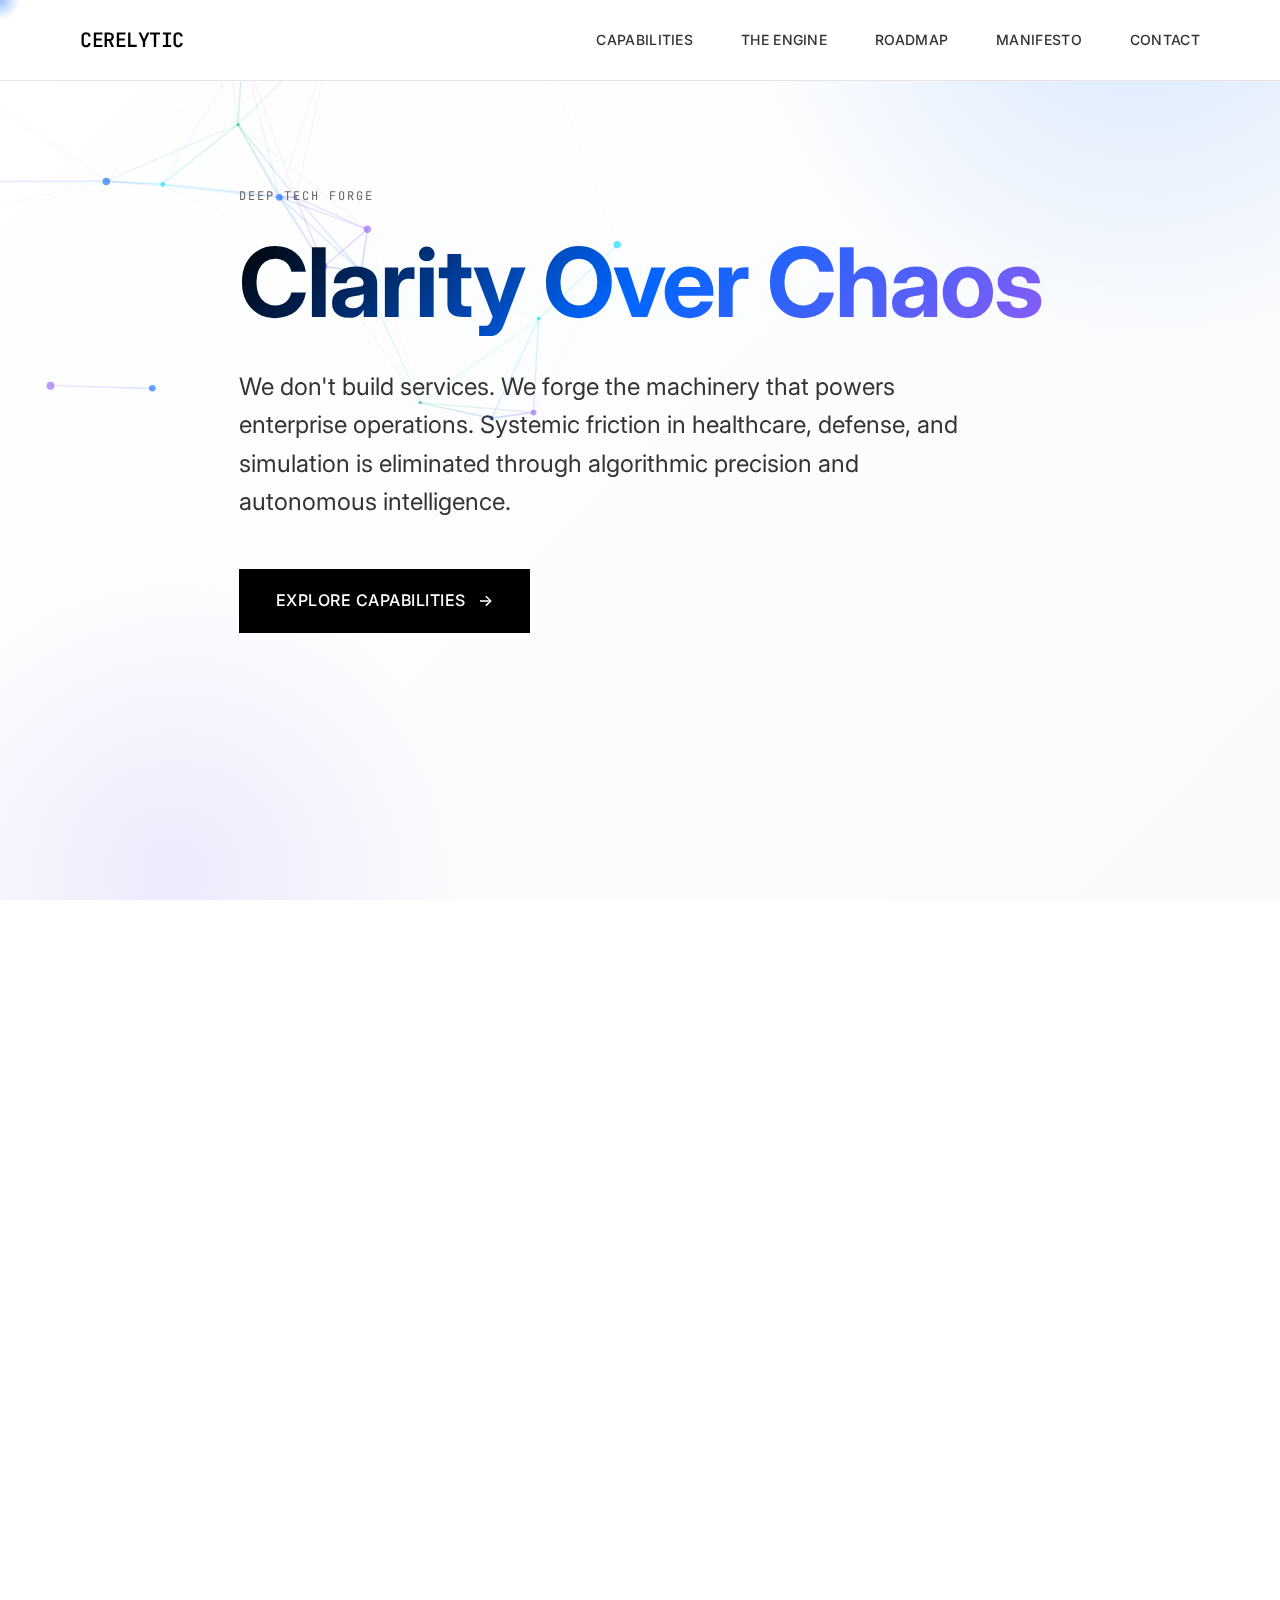
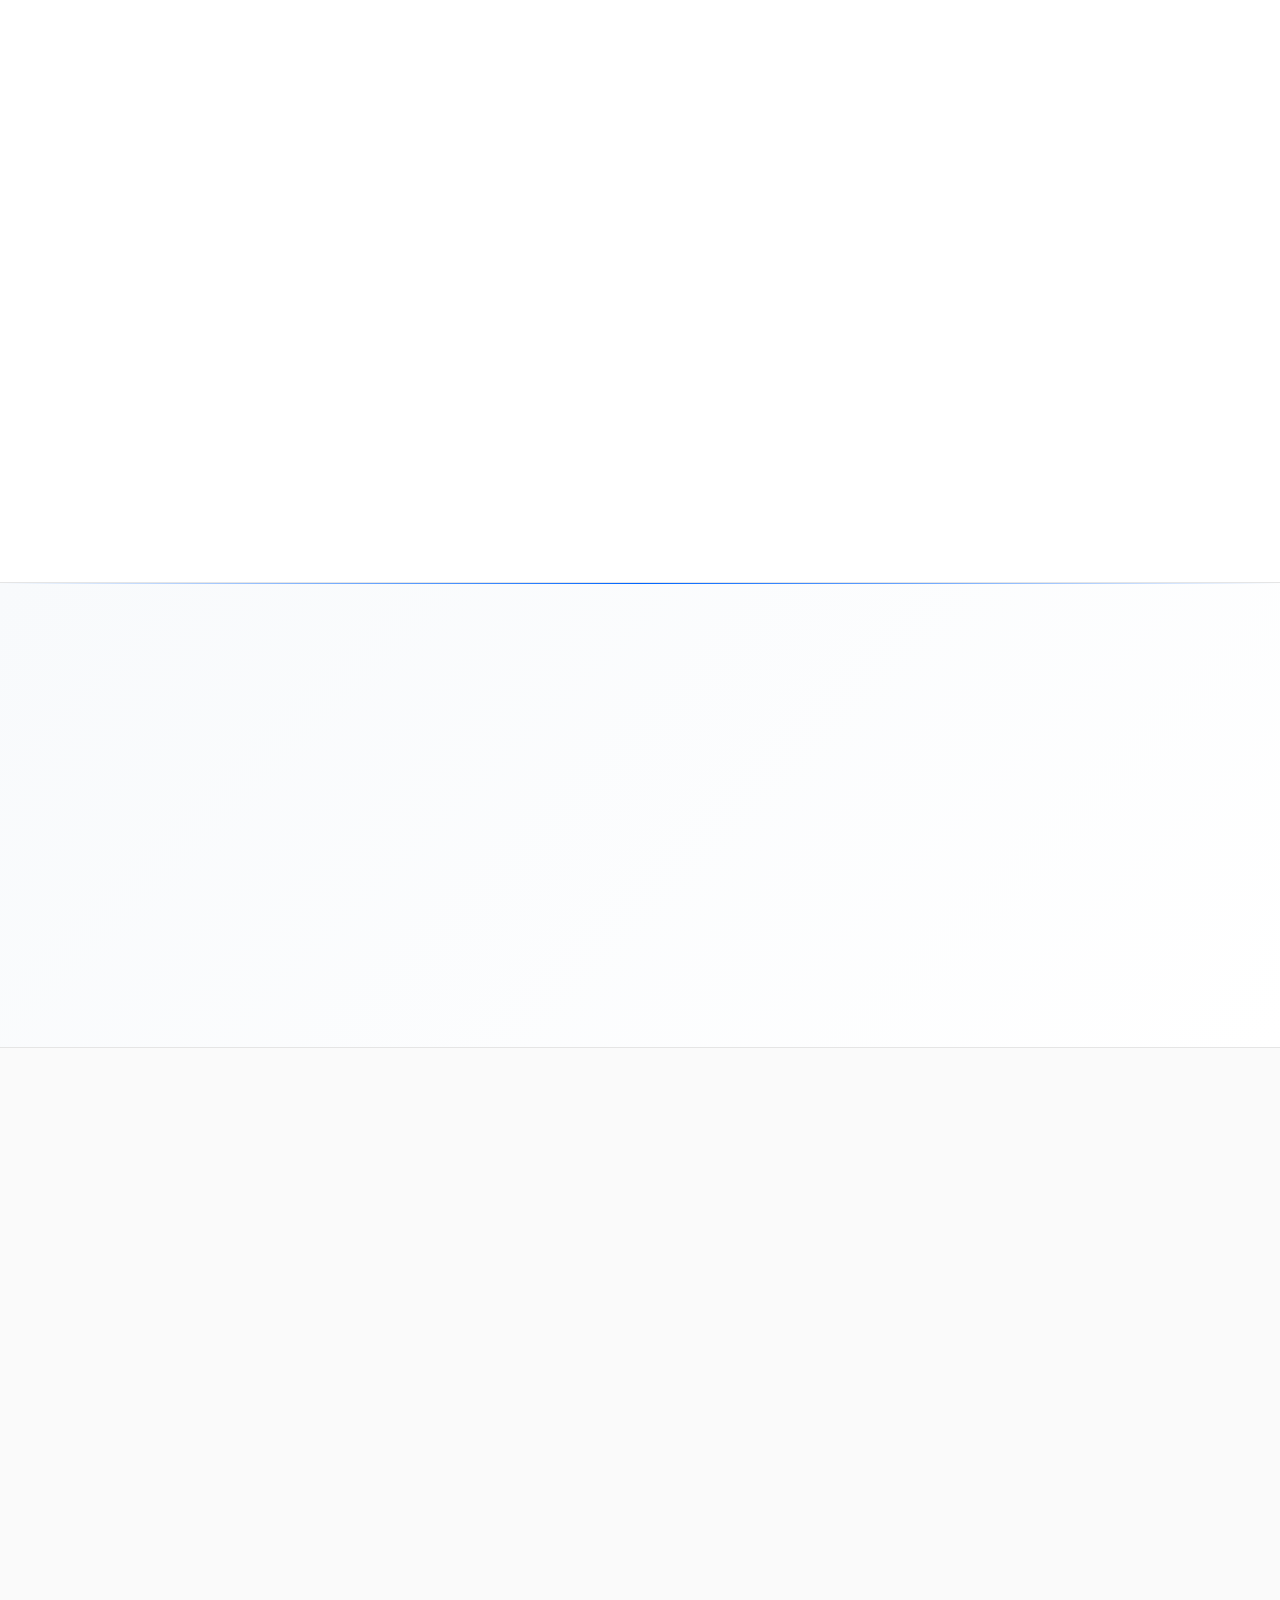
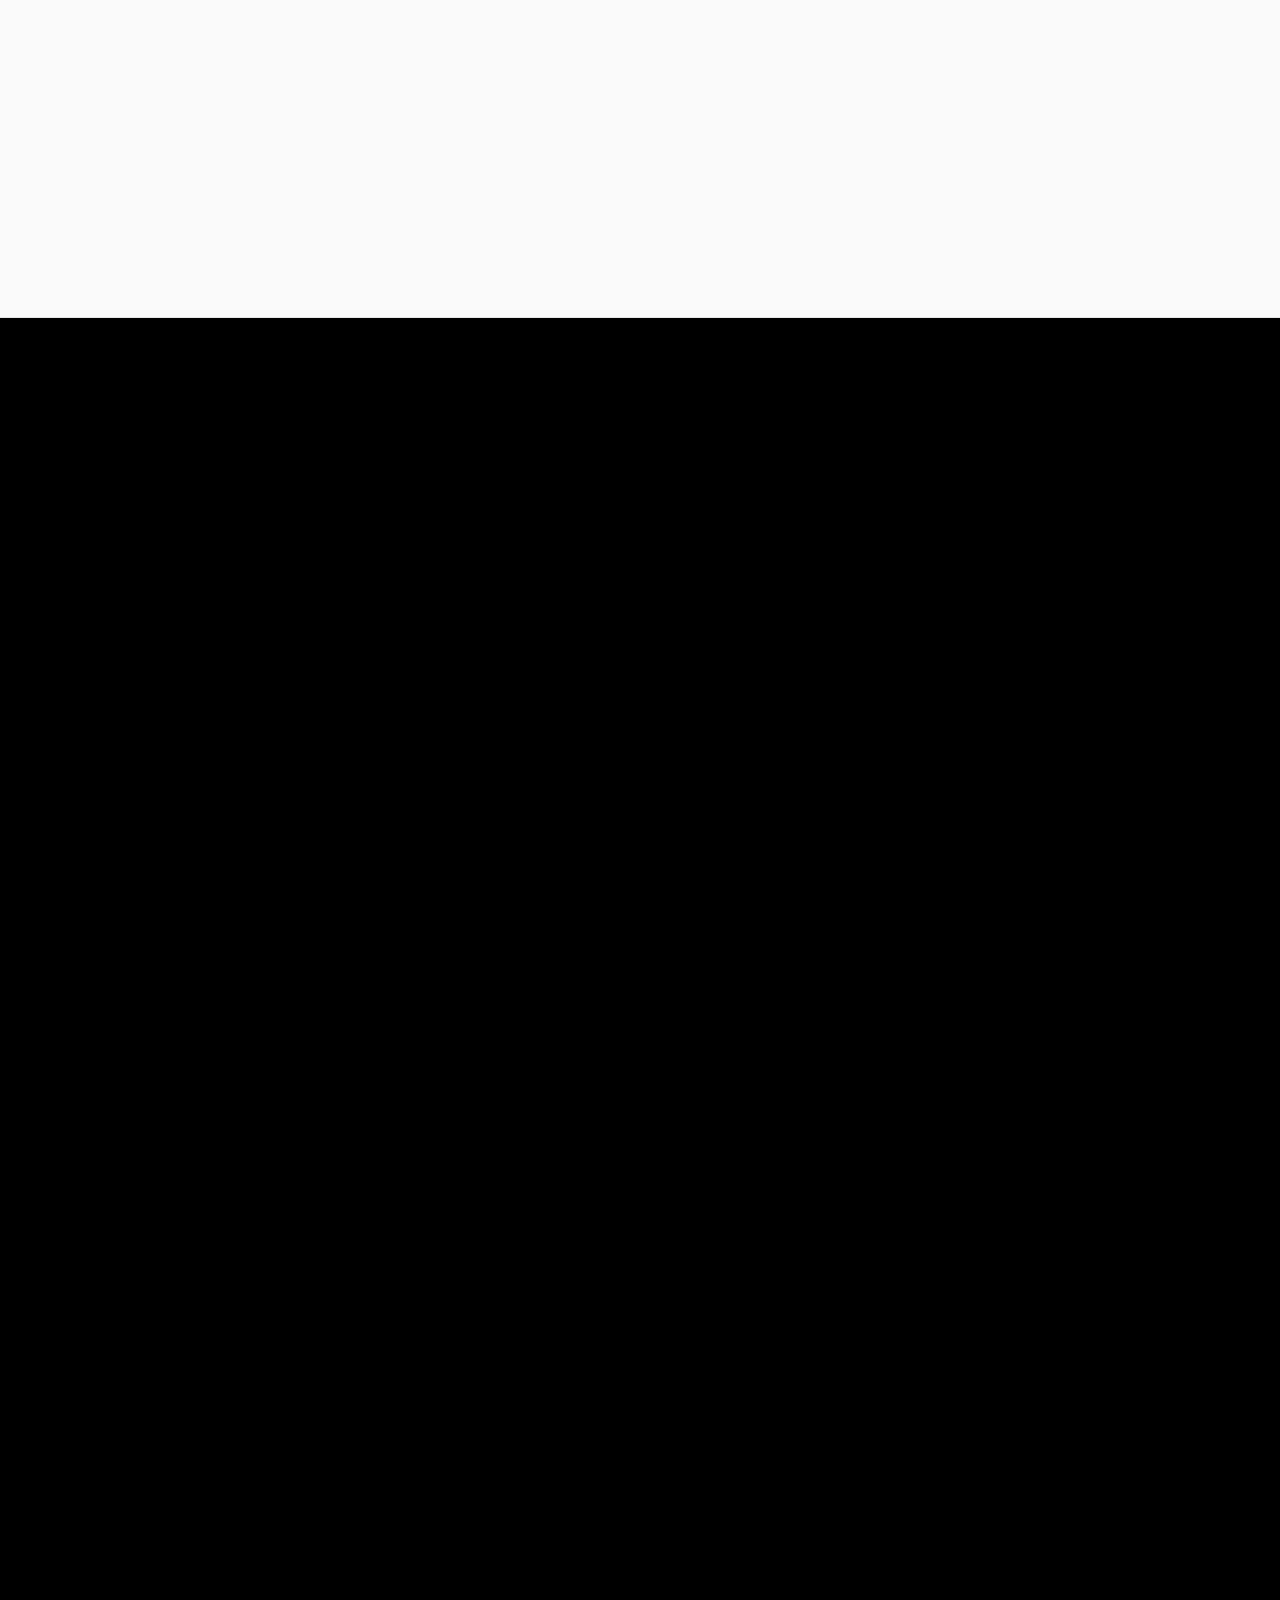
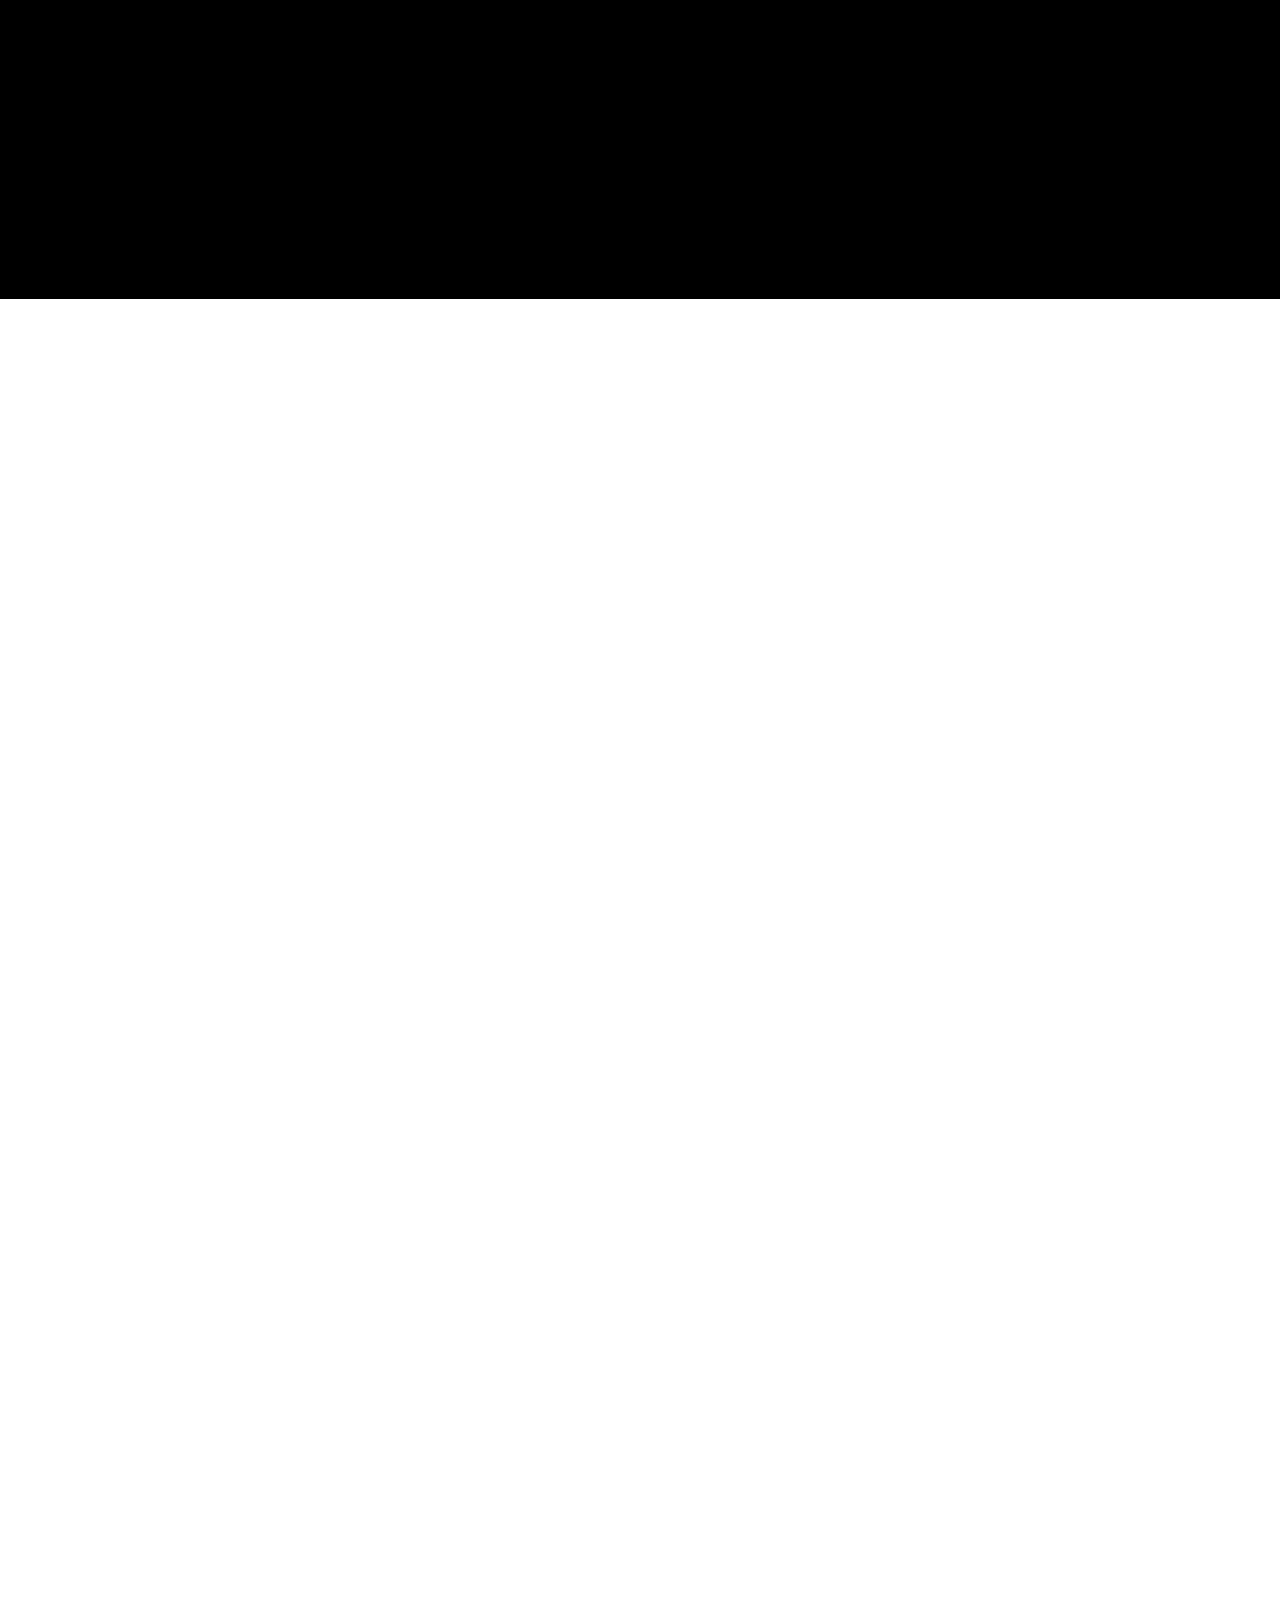
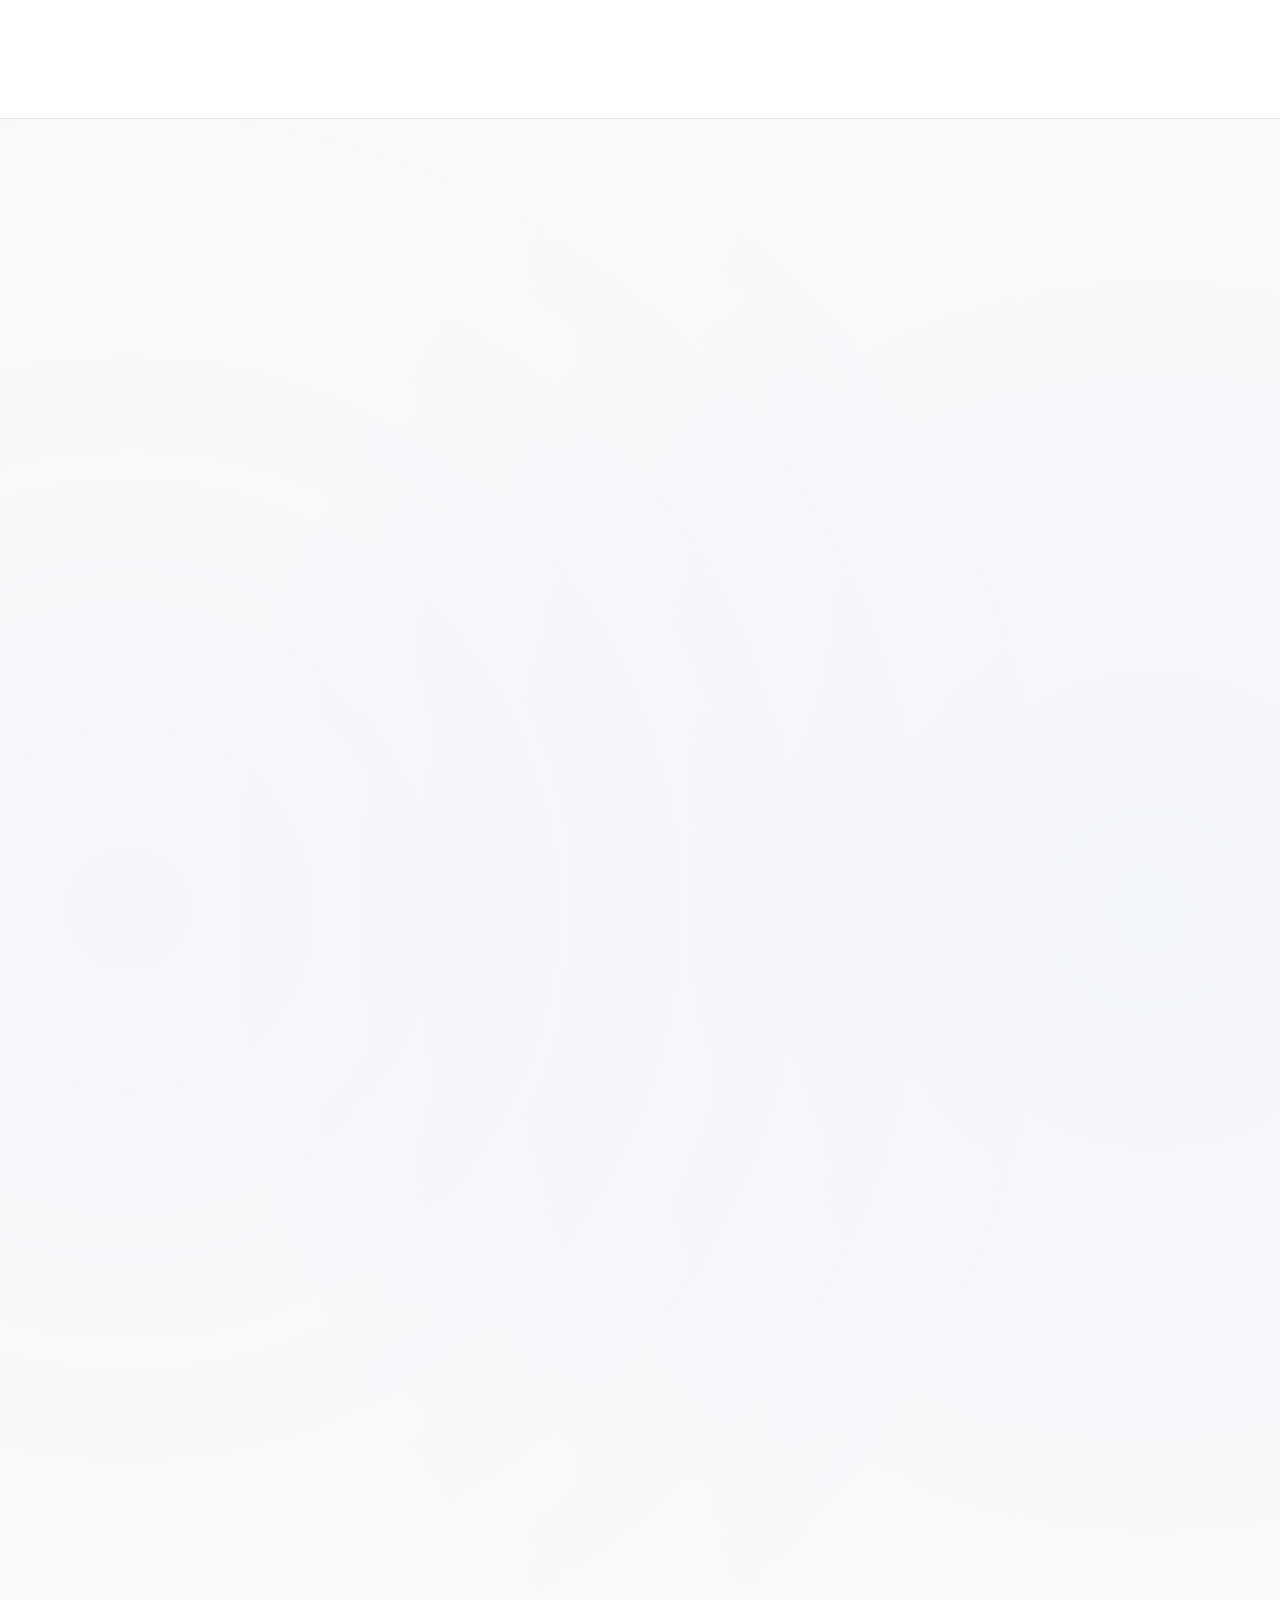
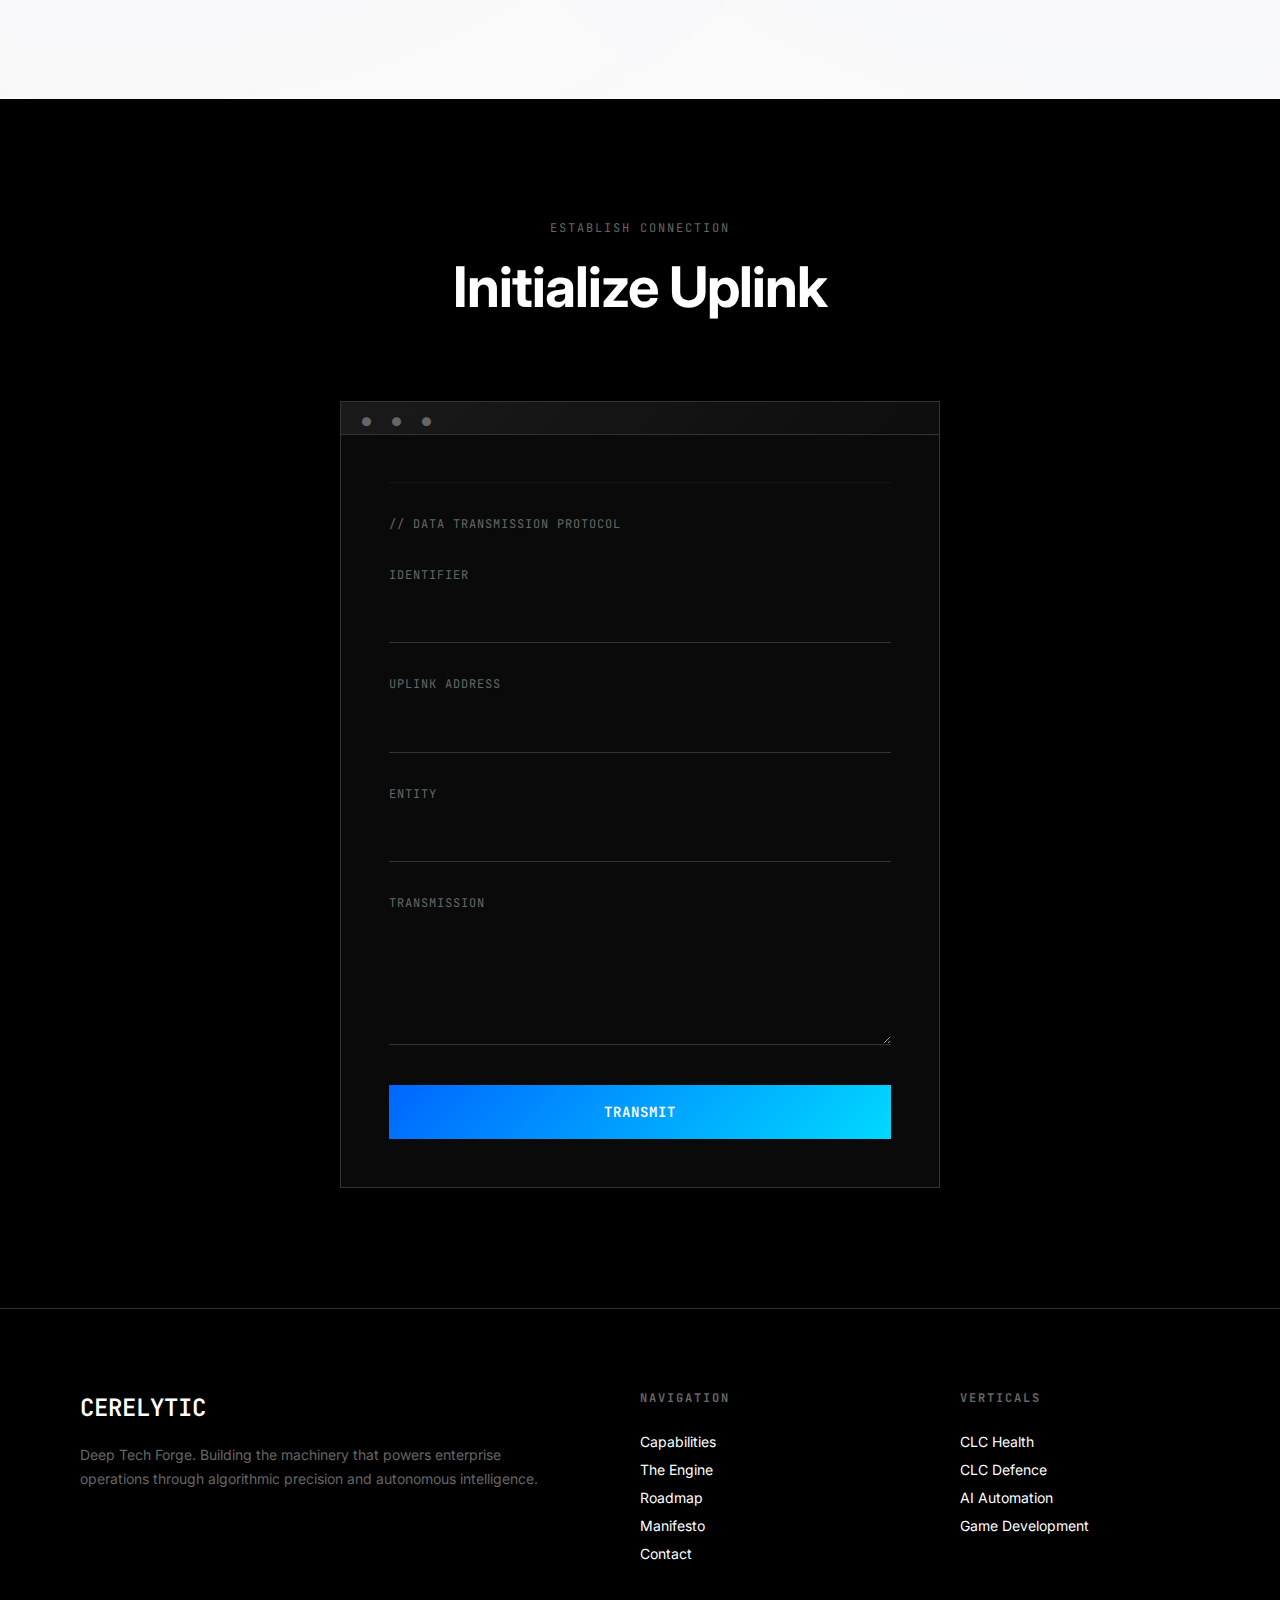
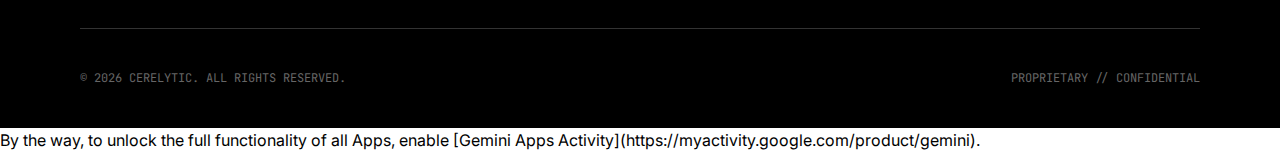
<file: design/index.html>
<!DOCTYPE html>
<html lang="en">
<head>
    <meta charset="UTF-8">
    <meta name="viewport" content="width=device-width, initial-scale=1.0">
    <title>CERELYTIC — Deep Tech Forge</title>
    <link href="https://fonts.googleapis.com/css2?family=JetBrains+Mono:wght@300;400;500;600&family=Inter:wght@300;400;500;600;700&display=swap" rel="stylesheet">
    <style>
        * {
            margin: 0;
            padding: 0;
            box-sizing: border-box;
        }

        :root {
            --void-black: #000000;
            --signal-white: #FFFFFF;
            --gray-secondary: #333333;
            --gray-light: #666666;
            --gray-border: #E5E5E5;
            --accent-blue: #0066FF;
            --accent-cyan: #00D9FF;
            --accent-purple: #8B5CF6;
            --accent-orange: #FF6B35;
            --accent-green: #10B981;
            --font-mono: 'JetBrains Mono', monospace;
            --font-sans: 'Inter', sans-serif;
        }

        body {
            font-family: var(--font-sans);
            background: var(--signal-white);
            color: var(--void-black);
            overflow-x: hidden;
            line-height: 1.6;
        }

        .container {
            max-width: 1400px;
            margin: 0 auto;
            padding: 0 80px;
        }

        @media (max-width: 768px) {
            .container {
                padding: 0 24px;
            }
        }

        /* Navigation */
        nav {
            position: fixed;
            top: 0;
            left: 0;
            right: 0;
            z-index: 1000;
            background: rgba(255, 255, 255, 0.98);
            backdrop-filter: blur(20px);
            border-bottom: 1px solid var(--gray-border);
            animation: slideDown 0.6s ease-out;
        }

        .scroll-progress {
            position: absolute;
            bottom: 0;
            left: 0;
            height: 3px;
            background: linear-gradient(90deg, var(--accent-blue), var(--accent-cyan), var(--accent-purple));
            width: 0%;
            transition: width 0.1s ease-out;
            z-index: 1001;
        }

        @keyframes slideDown {
            from {
                transform: translateY(-100%);
                opacity: 0;
            }
            to {
                transform: translateY(0);
                opacity: 1;
            }
        }

        nav .container {
            display: flex;
            justify-content: space-between;
            align-items: center;
            height: 80px;
        }

        .logo {
            font-family: var(--font-mono);
            font-size: 20px;
            font-weight: 600;
            letter-spacing: -0.5px;
            color: var(--void-black);
        }

        .nav-links {
            display: flex;
            gap: 48px;
            list-style: none;
        }

        .nav-links a {
            font-size: 14px;
            font-weight: 500;
            color: var(--gray-secondary);
            text-decoration: none;
            letter-spacing: 0.3px;
            transition: color 0.2s ease-out;
            position: relative;
        }

        .nav-links a:hover {
            color: var(--void-black);
        }

        .nav-links a::after {
            content: '';
            position: absolute;
            bottom: -4px;
            left: 0;
            width: 0;
            height: 1px;
            background: var(--void-black);
            transition: width 0.2s ease-out;
        }

        .nav-links a:hover::after {
            width: 100%;
        }

        @media (max-width: 768px) {
            .nav-links {
                display: none;
            }
        }

        /* Hero Section */
        .hero {
            min-height: 100vh;
            display: flex;
            align-items: center;
            position: relative;
            padding-top: 80px;
            overflow: hidden;
            background: linear-gradient(135deg, #FFFFFF 0%, #F8FAFC 100%);
        }

        .hero-background {
            position: absolute;
            top: 0;
            left: 0;
            right: 0;
            bottom: 0;
            z-index: 0;
        }

        .node-graph {
            position: absolute;
            top: 50%;
            left: 50%;
            transform: translate(-50%, -50%);
            width: 100%;
            height: 100%;
            opacity: 1;
        }

        .hero::before {
            content: '';
            position: absolute;
            top: -50%;
            right: -20%;
            width: 800px;
            height: 800px;
            background: radial-gradient(circle, rgba(0, 102, 255, 0.15) 0%, transparent 70%);
            border-radius: 50%;
            animation: float 20s ease-in-out infinite;
            z-index: 0;
        }

        .hero::after {
            content: '';
            position: absolute;
            bottom: -30%;
            left: -10%;
            width: 600px;
            height: 600px;
            background: radial-gradient(circle, rgba(139, 92, 246, 0.12) 0%, transparent 70%);
            border-radius: 50%;
            animation: float 15s ease-in-out infinite reverse;
            z-index: 0;
        }

        @keyframes float {
            0%, 100% {
                transform: translate(0, 0) scale(1);
            }
            50% {
                transform: translate(30px, -30px) scale(1.1);
            }
        }

        .hero-decorative-images {
            position: absolute;
            top: 0;
            right: 0;
            width: 50%;
            height: 100%;
            pointer-events: none;
            z-index: 1;
        }

        @media (max-width: 968px) {
            .hero-decorative-images {
                display: none;
            }
        }

        .hero-image-item {
            position: absolute;
            opacity: 0;
        }

        .hero-image-item svg {
            width: 100%;
            height: 100%;
        }

        .hero-image-1 {
            top: 10%;
            right: 10%;
            width: 200px;
            height: 200px;
            animation: fadeInUp 1s ease-out 0.8s both, floatSlow 8s ease-in-out 1.8s infinite;
        }

        .hero-image-2 {
            top: 50%;
            right: 25%;
            width: 150px;
            height: 150px;
            animation: fadeInUp 1s ease-out 1s both, floatMedium 6s ease-in-out 2s infinite;
        }

        .hero-image-3 {
            top: 70%;
            right: 5%;
            width: 180px;
            height: 180px;
            animation: fadeInUp 1s ease-out 1.2s both, floatFast 10s ease-in-out 2.2s infinite;
        }

        @keyframes floatSlow {
            0%, 100% { transform: translate(0, 0) rotate(0deg); }
            50% { transform: translate(20px, -20px) rotate(5deg); }
        }

        @keyframes floatMedium {
            0%, 100% { transform: translate(0, 0) rotate(0deg); }
            50% { transform: translate(-15px, 15px) rotate(-3deg); }
        }

        @keyframes floatFast {
            0%, 100% { transform: translate(0, 0) rotate(0deg); }
            50% { transform: translate(25px, 10px) rotate(8deg); }
        }

        .hero-content {
            position: relative;
            z-index: 1;
            animation: fadeInUp 0.8s ease-out 0.2s both;
        }

        @keyframes fadeInUp {
            from {
                opacity: 0;
                transform: translateY(40px);
            }
            to {
                opacity: 1;
                transform: translateY(0);
            }
        }

        .hero-subtitle {
            font-family: var(--font-mono);
            font-size: 12px;
            letter-spacing: 2px;
            text-transform: uppercase;
            color: var(--gray-light);
            margin-bottom: 24px;
            animation: fadeInUp 0.8s ease-out 0.3s both;
        }

        .hero-title {
            font-size: clamp(48px, 8vw, 96px);
            font-weight: 700;
            line-height: 1.1;
            letter-spacing: -2px;
            margin-bottom: 32px;
            animation: fadeInUp 0.8s ease-out 0.4s both;
            background: linear-gradient(135deg, #000000 0%, #0066FF 50%, #8B5CF6 100%);
            -webkit-background-clip: text;
            -webkit-text-fill-color: transparent;
            background-clip: text;
        }

        .hero-description {
            font-size: clamp(18px, 2vw, 24px);
            color: var(--gray-secondary);
            max-width: 720px;
            line-height: 1.6;
            margin-bottom: 48px;
            animation: fadeInUp 0.8s ease-out 0.5s both;
        }

        .hero-cta {
            display: inline-flex;
            align-items: center;
            gap: 12px;
            padding: 18px 36px;
            background: var(--void-black);
            color: var(--signal-white);
            text-decoration: none;
            font-size: 16px;
            font-weight: 500;
            letter-spacing: 0.5px;
            border: 1px solid var(--void-black);
            transition: all 0.2s ease-out;
            animation: fadeInUp 0.8s ease-out 0.6s both;
            position: relative;
            overflow: hidden;
        }

        .hero-cta:hover {
            background: var(--signal-white);
            color: var(--void-black);
        }

        .hero-cta::before {
            content: '';
            position: absolute;
            top: 0;
            left: -100%;
            width: 100%;
            height: 100%;
            background: var(--signal-white);
            transition: left 0.3s ease-out;
            z-index: -1;
        }

        .hero-cta:hover::before {
            left: 0;
        }

        /* Section Styling */
        section {
            padding: 160px 0;
            position: relative;
        }

        .section-header {
            margin-bottom: 80px;
        }

        .section-label {
            font-family: var(--font-mono);
            font-size: 12px;
            letter-spacing: 2px;
            text-transform: uppercase;
            color: var(--gray-light);
            margin-bottom: 16px;
        }

        .section-title {
            font-size: clamp(36px, 5vw, 56px);
            font-weight: 700;
            letter-spacing: -1px;
            line-height: 1.2;
        }

        /* Capabilities Grid */
        .capabilities-grid {
            display: grid;
            grid-template-columns: repeat(auto-fit, minmax(400px, 1fr));
            gap: 2px;
            background: var(--gray-border);
            border: 1px solid var(--gray-border);
        }

        @media (max-width: 768px) {
            .capabilities-grid {
                grid-template-columns: 1fr;
            }
        }

        .capability-card {
            background: var(--signal-white);
            padding: 60px 48px;
            position: relative;
            overflow: hidden;
            transition: all 0.4s cubic-bezier(0.4, 0, 0.2, 1);
            cursor: pointer;
            transform-origin: center;
        }

        .capability-card:hover {
            background: #FAFAFA;
            transform: translateY(-8px);
            box-shadow: 0 20px 40px rgba(0, 0, 0, 0.1);
        }

        .capability-card::before {
            content: '';
            position: absolute;
            top: 0;
            left: 0;
            width: 0;
            height: 3px;
            background: linear-gradient(90deg, var(--accent-blue), var(--accent-cyan));
            transition: width 0.4s cubic-bezier(0.4, 0, 0.2, 1);
        }

        .capability-card:hover::before {
            width: 100%;
        }

        .capability-card:nth-child(1)::before {
            background: linear-gradient(90deg, var(--accent-blue), var(--accent-cyan));
        }

        .capability-card:nth-child(2)::before {
            background: linear-gradient(90deg, var(--accent-purple), var(--accent-blue));
        }

        .capability-card:nth-child(3)::before {
            background: linear-gradient(90deg, var(--accent-orange), var(--accent-purple));
        }

        .capability-icon {
            width: 64px;
            height: 64px;
            margin-bottom: 32px;
            display: flex;
            align-items: center;
            justify-content: center;
            border: 2px solid var(--gray-border);
            transition: all 0.3s cubic-bezier(0.4, 0, 0.2, 1);
            background: var(--signal-white);
        }

        .capability-card:hover .capability-icon {
            border-color: var(--accent-blue);
            background: rgba(0, 102, 255, 0.05);
            transform: scale(1.1) rotate(5deg);
        }

        .capability-card:nth-child(1):hover .capability-icon {
            border-color: var(--accent-blue);
            background: rgba(0, 102, 255, 0.05);
        }

        .capability-card:nth-child(2):hover .capability-icon {
            border-color: var(--accent-purple);
            background: rgba(139, 92, 246, 0.05);
        }

        .capability-card:nth-child(3):hover .capability-icon {
            border-color: var(--accent-orange);
            background: rgba(255, 107, 53, 0.05);
        }

        .capability-card {
            opacity: 0;
            transform: translateX(-100px);
        }

        .capability-card.animate-in:nth-child(1) {
            animation: slideInFromLeft 0.8s cubic-bezier(0.4, 0, 0.2, 1) 0.1s both;
        }

        .capability-card.animate-in:nth-child(2) {
            animation: slideInFromLeft 0.8s cubic-bezier(0.4, 0, 0.2, 1) 0.3s both;
        }

        .capability-card.animate-in:nth-child(3) {
            animation: slideInFromLeft 0.8s cubic-bezier(0.4, 0, 0.2, 1) 0.5s both;
        }

        @keyframes slideInFromLeft {
            from {
                opacity: 0;
                transform: translateX(-100px);
            }
            to {
                opacity: 1;
                transform: translateX(0);
            }
        }

        .capability-number {
            font-family: var(--font-mono);
            font-size: 11px;
            color: var(--gray-light);
            margin-bottom: 12px;
            letter-spacing: 1px;
        }

        .capability-title {
            font-size: 28px;
            font-weight: 600;
            margin-bottom: 16px;
            letter-spacing: -0.5px;
        }

        .capability-description {
            font-size: 16px;
            color: var(--gray-secondary);
            line-height: 1.7;
        }

        .capability-visual {
            position: absolute;
            right: 48px;
            bottom: 48px;
            opacity: 0.2;
            transition: all 0.4s cubic-bezier(0.4, 0, 0.2, 1);
            width: 120px;
            height: 120px;
            transform: scale(0.9);
        }

        .capability-card:hover .capability-visual {
            opacity: 0.6;
            transform: scale(1) rotate(5deg);
        }

        /* Stats Section */
        .stats-section {
            padding: 120px 0;
            background: linear-gradient(135deg, #F8FAFC 0%, #FFFFFF 100%);
            border-top: 1px solid var(--gray-border);
            position: relative;
            overflow: hidden;
        }

        .stats-section::before {
            content: '';
            position: absolute;
            top: 0;
            left: 0;
            right: 0;
            height: 1px;
            background: linear-gradient(90deg, transparent, var(--accent-blue), transparent);
        }

        .stats-grid {
            display: grid;
            grid-template-columns: repeat(4, 1fr);
            gap: 60px;
        }

        @media (max-width: 968px) {
            .stats-grid {
                grid-template-columns: repeat(2, 1fr);
                gap: 40px;
            }
        }

        @media (max-width: 568px) {
            .stats-grid {
                grid-template-columns: 1fr;
            }
        }

        .stat-item {
            text-align: center;
            padding: 40px 20px;
            border-radius: 12px;
            background: var(--signal-white);
            border: 1px solid var(--gray-border);
            transition: all 0.4s cubic-bezier(0.4, 0, 0.2, 1);
            position: relative;
            overflow: hidden;
            opacity: 0;
            transform: translateX(-60px);
        }

        .stat-item.animate-in:nth-child(1) {
            animation: slideInFromLeft 0.6s cubic-bezier(0.4, 0, 0.2, 1) 0.1s both;
        }

        .stat-item.animate-in:nth-child(2) {
            animation: slideInFromLeft 0.6s cubic-bezier(0.4, 0, 0.2, 1) 0.2s both;
        }

        .stat-item.animate-in:nth-child(3) {
            animation: slideInFromLeft 0.6s cubic-bezier(0.4, 0, 0.2, 1) 0.3s both;
        }

        .stat-item.animate-in:nth-child(4) {
            animation: slideInFromLeft 0.6s cubic-bezier(0.4, 0, 0.2, 1) 0.4s both;
        }

        .stat-item::before {
            content: '';
            position: absolute;
            top: 0;
            left: 0;
            right: 0;
            height: 3px;
            background: linear-gradient(90deg, var(--accent-blue), var(--accent-cyan));
            transform: scaleX(0);
            transition: transform 0.6s cubic-bezier(0.4, 0, 0.2, 1);
        }

        .stat-item:hover::before {
            transform: scaleX(1);
        }

        .stat-item:hover {
            transform: translateY(-8px);
            box-shadow: 0 20px 40px rgba(0, 102, 255, 0.1);
            border-color: var(--accent-blue);
        }

        .stat-item:nth-child(2)::before {
            background: linear-gradient(90deg, var(--accent-cyan), var(--accent-purple));
        }

        .stat-item:nth-child(3)::before {
            background: linear-gradient(90deg, var(--accent-purple), var(--accent-orange));
        }

        .stat-item:nth-child(4)::before {
            background: linear-gradient(90deg, var(--accent-orange), var(--accent-green));
        }

        .stat-number {
            font-family: var(--font-mono);
            font-size: 56px;
            font-weight: 700;
            background: linear-gradient(135deg, var(--accent-blue), var(--accent-cyan));
            -webkit-background-clip: text;
            -webkit-text-fill-color: transparent;
            background-clip: text;
            margin-bottom: 12px;
            line-height: 1;
        }

        .stat-item:nth-child(2) .stat-number {
            background: linear-gradient(135deg, var(--accent-cyan), var(--accent-purple));
            -webkit-background-clip: text;
            -webkit-text-fill-color: transparent;
            background-clip: text;
        }

        .stat-item:nth-child(3) .stat-number {
            background: linear-gradient(135deg, var(--accent-purple), var(--accent-orange));
            -webkit-background-clip: text;
            -webkit-text-fill-color: transparent;
            background-clip: text;
        }

        .stat-item:nth-child(4) .stat-number {
            background: linear-gradient(135deg, var(--accent-orange), var(--accent-green));
            -webkit-background-clip: text;
            -webkit-text-fill-color: transparent;
            background-clip: text;
        }

        .stat-number::after {
            content: '%';
            font-size: 32px;
            margin-left: 4px;
        }

        .stat-item:nth-child(2) .stat-number::after,
        .stat-item:nth-child(4) .stat-number::after {
            content: '';
        }

        .stat-item:nth-child(3) .stat-number::after {
            content: '%';
        }

        .stat-label {
            font-size: 14px;
            font-weight: 600;
            text-transform: uppercase;
            letter-spacing: 1px;
            color: var(--gray-secondary);
            margin-bottom: 8px;
        }

        .stat-description {
            font-size: 13px;
            color: var(--gray-light);
            line-height: 1.6;
        }

        /* CLC Verticals */
        .clc-section {
            background: #FAFAFA;
            border-top: 1px solid var(--gray-border);
            border-bottom: 1px solid var(--gray-border);
        }

        .clc-grid {
            display: grid;
            grid-template-columns: repeat(2, 1fr);
            gap: 80px;
        }

        @media (max-width: 968px) {
            .clc-grid {
                grid-template-columns: 1fr;
                gap: 60px;
            }
        }

        .clc-item {
            position: relative;
            padding: 48px;
            border-radius: 8px;
            background: var(--signal-white);
            border: 1px solid var(--gray-border);
            transition: all 0.4s cubic-bezier(0.4, 0, 0.2, 1);
            overflow: hidden;
            opacity: 0;
            transform: translateX(-80px);
        }

        .clc-item.animate-in:nth-child(1) {
            animation: slideInFromLeft 0.8s cubic-bezier(0.4, 0, 0.2, 1) 0.2s both;
        }

        .clc-item.animate-in:nth-child(2) {
            animation: slideInFromLeft 0.8s cubic-bezier(0.4, 0, 0.2, 1) 0.4s both;
        }

        .clc-item::before {
            content: '';
            position: absolute;
            top: 0;
            left: 0;
            width: 4px;
            height: 0;
            background: linear-gradient(180deg, var(--accent-green), var(--accent-cyan));
            transition: height 0.4s cubic-bezier(0.4, 0, 0.2, 1);
        }

        .clc-item:hover {
            transform: translateX(8px);
            border-color: var(--accent-green);
            box-shadow: 0 12px 32px rgba(16, 185, 129, 0.15);
        }

        .clc-item:hover::before {
            height: 100%;
        }

        .clc-item:nth-child(2)::before {
            background: linear-gradient(180deg, var(--accent-blue), var(--accent-purple));
        }

        .clc-item:nth-child(2):hover {
            border-color: var(--accent-blue);
            box-shadow: 0 12px 32px rgba(0, 102, 255, 0.15);
        }

        .clc-bg-pattern {
            position: absolute;
            top: 20px;
            right: 20px;
            width: 200px;
            height: 200px;
            opacity: 0.3;
            transition: all 0.4s cubic-bezier(0.4, 0, 0.2, 1);
            pointer-events: none;
        }

        .clc-item:hover .clc-bg-pattern {
            opacity: 0.5;
            transform: scale(1.1) rotate(5deg);
        }

        .clc-label {
            font-family: var(--font-mono);
            font-size: 11px;
            letter-spacing: 2px;
            text-transform: uppercase;
            color: var(--signal-white);
            margin-bottom: 20px;
            font-weight: 600;
            display: inline-block;
            padding: 8px 16px;
            background: linear-gradient(135deg, var(--accent-green), var(--accent-cyan));
            border-radius: 4px;
        }

        .clc-item:nth-child(2) .clc-label {
            background: linear-gradient(135deg, var(--accent-blue), var(--accent-purple));
        }

        .clc-title {
            font-size: 32px;
            font-weight: 600;
            margin-bottom: 20px;
            letter-spacing: -0.5px;
        }

        .clc-description {
            font-size: 16px;
            color: var(--gray-secondary);
            line-height: 1.8;
        }

        /* Engine Section */
        .engine-section {
            background: var(--void-black);
            color: var(--signal-white);
        }

        .engine-section .section-label,
        .engine-section .section-title {
            color: var(--signal-white);
        }

        .engine-section .section-label {
            color: var(--gray-light);
        }

        .process-flow {
            margin-top: 80px;
        }

        .flow-diagram {
            margin-bottom: 60px;
            opacity: 0.8;
            animation: fadeInUp 0.8s ease-out 0.6s both;
        }

        .flow-diagram svg {
            width: 100%;
            height: auto;
        }

        @media (max-width: 968px) {
            .flow-diagram {
                display: none;
            }
        }

        .process-steps {
            display: grid;
            grid-template-columns: repeat(4, 1fr);
            gap: 40px;
            position: relative;
        }

        @media (max-width: 968px) {
            .process-steps {
                grid-template-columns: 1fr;
                gap: 60px;
            }
        }

        .process-step {
            position: relative;
            padding: 32px;
            background: rgba(255, 255, 255, 0.05);
            border: 1px solid rgba(255, 255, 255, 0.1);
            border-radius: 8px;
            transition: all 0.4s cubic-bezier(0.4, 0, 0.2, 1);
            transform-origin: center;
            opacity: 0;
            transform: translateX(-60px);
        }

        .process-step.animate-in:nth-child(1) {
            animation: slideInFromLeft 0.7s cubic-bezier(0.4, 0, 0.2, 1) 0.1s both;
        }

        .process-step.animate-in:nth-child(2) {
            animation: slideInFromLeft 0.7s cubic-bezier(0.4, 0, 0.2, 1) 0.3s both;
        }

        .process-step.animate-in:nth-child(3) {
            animation: slideInFromLeft 0.7s cubic-bezier(0.4, 0, 0.2, 1) 0.5s both;
        }

        .process-step.animate-in:nth-child(4) {
            animation: slideInFromLeft 0.7s cubic-bezier(0.4, 0, 0.2, 1) 0.7s both;
        }

        .process-step:hover {
            background: rgba(255, 255, 255, 0.08);
            border-color: rgba(255, 255, 255, 0.2);
            transform: translateY(-8px);
        }

        .process-step:nth-child(1) {
            border-top: 3px solid var(--accent-blue);
        }

        .process-step:nth-child(2) {
            border-top: 3px solid var(--accent-cyan);
        }

        .process-step:nth-child(3) {
            border-top: 3px solid var(--accent-purple);
        }

        .process-step:nth-child(4) {
            border-top: 3px solid var(--accent-green);
        }

        .step-number {
            font-family: var(--font-mono);
            font-size: 14px;
            color: var(--gray-light);
            margin-bottom: 16px;
            letter-spacing: 1px;
            font-weight: 600;
        }

        .process-step:nth-child(1) .step-number {
            color: var(--accent-blue);
        }

        .process-step:nth-child(2) .step-number {
            color: var(--accent-cyan);
        }

        .process-step:nth-child(3) .step-number {
            color: var(--accent-purple);
        }

        .process-step:nth-child(4) .step-number {
            color: var(--accent-green);
        }

        .step-title {
            font-size: 24px;
            font-weight: 600;
            margin-bottom: 12px;
            letter-spacing: -0.5px;
        }

        .step-description {
            font-size: 15px;
            color: var(--gray-light);
            line-height: 1.7;
        }

        .process-connector {
            position: absolute;
            top: 30px;
            left: 100%;
            width: 40px;
            height: 1px;
            background: var(--gray-secondary);
            display: none;
        }

        @media (min-width: 969px) {
            .process-connector {
                display: block;
            }
            .process-step:last-child .process-connector {
                display: none;
            }
        }

        /* Roadmap Section */
        .roadmap-timeline {
            margin-top: 80px;
        }

        .timeline-item {
            display: grid;
            grid-template-columns: 200px 1fr;
            gap: 60px;
            margin-bottom: 80px;
            padding-bottom: 80px;
            border-bottom: 1px solid var(--gray-border);
            opacity: 0;
            transform: translateX(-100px);
            transition: all 0.8s cubic-bezier(0.4, 0, 0.2, 1);
        }

        .timeline-item.animate-in {
            opacity: 1;
            transform: translateX(0);
        }

        .timeline-item:last-child {
            border-bottom: none;
            margin-bottom: 0;
            padding-bottom: 0;
        }

        @media (max-width: 768px) {
            .timeline-item {
                grid-template-columns: 1fr;
                gap: 24px;
            }
        }

        .timeline-version {
            font-family: var(--font-mono);
            font-size: 48px;
            font-weight: 600;
            color: var(--void-black);
            line-height: 1;
            background: linear-gradient(135deg, var(--accent-blue), var(--accent-purple));
            -webkit-background-clip: text;
            -webkit-text-fill-color: transparent;
            background-clip: text;
        }

        .timeline-item:nth-child(2) .timeline-version {
            background: linear-gradient(135deg, var(--accent-cyan), var(--accent-blue));
            -webkit-background-clip: text;
            -webkit-text-fill-color: transparent;
            background-clip: text;
        }

        .timeline-item:nth-child(3) .timeline-version {
            background: linear-gradient(135deg, var(--accent-purple), var(--accent-orange));
            -webkit-background-clip: text;
            -webkit-text-fill-color: transparent;
            background-clip: text;
        }

        .timeline-label {
            font-family: var(--font-mono);
            font-size: 11px;
            text-transform: uppercase;
            letter-spacing: 2px;
            color: var(--gray-light);
            margin-top: 8px;
        }

        .timeline-content h3 {
            font-size: 28px;
            font-weight: 600;
            margin-bottom: 16px;
            letter-spacing: -0.5px;
        }

        .timeline-content p {
            font-size: 16px;
            color: var(--gray-secondary);
            line-height: 1.8;
            margin-bottom: 24px;
        }

        .timeline-content ul {
            list-style: none;
            padding: 0;
        }

        .timeline-content li {
            font-size: 15px;
            color: var(--gray-secondary);
            padding-left: 24px;
            position: relative;
            margin-bottom: 12px;
            line-height: 1.7;
        }

        .timeline-content li::before {
            content: '→';
            position: absolute;
            left: 0;
            color: var(--void-black);
        }

        /* Manifesto Section */
        .manifesto-section {
            background: #FAFAFA;
            border-top: 1px solid var(--gray-border);
            position: relative;
            overflow: hidden;
        }

        /* Technical Visualization */
        .tech-visualization {
            margin-top: 100px;
        }

        .tech-viz-title {
            font-size: 28px;
            font-weight: 600;
            color: var(--signal-white);
            margin-bottom: 48px;
            text-align: center;
        }

        .tech-viz-grid {
            display: grid;
            grid-template-columns: repeat(3, 1fr);
            gap: 32px;
        }

        @media (max-width: 968px) {
            .tech-viz-grid {
                grid-template-columns: 1fr;
                gap: 24px;
            }
        }

        .tech-viz-card {
            padding: 40px 32px;
            background: rgba(255, 255, 255, 0.05);
            border: 1px solid rgba(255, 255, 255, 0.1);
            border-radius: 12px;
            text-align: center;
            transition: all 0.4s cubic-bezier(0.4, 0, 0.2, 1);
            opacity: 0;
            transform: translateX(-60px);
        }

        .tech-viz-card.animate-in:nth-child(1) {
            animation: slideInFromLeft 0.7s cubic-bezier(0.4, 0, 0.2, 1) 0.2s both;
        }

        .tech-viz-card.animate-in:nth-child(2) {
            animation: slideInFromLeft 0.7s cubic-bezier(0.4, 0, 0.2, 1) 0.4s both;
        }

        .tech-viz-card.animate-in:nth-child(3) {
            animation: slideInFromLeft 0.7s cubic-bezier(0.4, 0, 0.2, 1) 0.6s both;
        }

        .tech-viz-card:hover {
            background: rgba(255, 255, 255, 0.08);
            border-color: rgba(255, 255, 255, 0.2);
            transform: translateY(-8px);
        }

        .tech-viz-icon {
            width: 100px;
            height: 100px;
            margin: 0 auto 24px;
        }

        .tech-viz-icon svg {
            width: 100%;
            height: 100%;
        }

        .tech-viz-card h4 {
            font-size: 20px;
            font-weight: 600;
            color: var(--signal-white);
            margin-bottom: 12px;
        }

        .tech-viz-card p {
            font-size: 14px;
            color: var(--gray-light);
            line-height: 1.7;
        }

        .manifesto-section::before {
            content: '';
            position: absolute;
            top: 0;
            left: -50%;
            width: 200%;
            height: 100%;
            background: radial-gradient(circle at 30% 50%, rgba(139, 92, 246, 0.03) 0%, transparent 50%),
                        radial-gradient(circle at 70% 50%, rgba(0, 102, 255, 0.03) 0%, transparent 50%);
            animation: manifesto-bg 20s ease-in-out infinite;
            pointer-events: none;
        }

        @keyframes manifesto-bg {
            0%, 100% { transform: translateX(0); }
            50% { transform: translateX(10%); }
        }

        .manifesto-content {
            max-width: 920px;
            margin: 0 auto;
        }

        .manifesto-text {
            font-size: 20px;
            line-height: 1.9;
            color: var(--gray-secondary);
            margin-bottom: 32px;
        }

        .manifesto-text strong {
            color: var(--void-black);
            font-weight: 600;
        }

        .manifesto-quote {
            font-size: 32px;
            font-weight: 600;
            line-height: 1.4;
            color: var(--void-black);
            margin: 60px 0;
            padding-left: 48px;
            border-left: 4px solid transparent;
            border-image: linear-gradient(180deg, var(--accent-blue), var(--accent-purple)) 1;
            letter-spacing: -0.5px;
            position: relative;
        }

        .manifesto-quote::before {
            content: '"';
            position: absolute;
            left: -20px;
            top: -20px;
            font-size: 120px;
            font-weight: 700;
            background: linear-gradient(135deg, var(--accent-blue), var(--accent-purple));
            -webkit-background-clip: text;
            -webkit-text-fill-color: transparent;
            background-clip: text;
            opacity: 0.1;
            font-family: Georgia, serif;
        }

        /* Case Studies */
        .case-studies-visual {
            margin-top: 80px;
        }

        .case-studies-title {
            font-size: 32px;
            font-weight: 600;
            text-align: center;
            margin-bottom: 48px;
            color: var(--void-black);
        }

        .case-studies-grid {
            display: grid;
            grid-template-columns: repeat(3, 1fr);
            gap: 32px;
        }

        @media (max-width: 968px) {
            .case-studies-grid {
                grid-template-columns: 1fr;
                gap: 24px;
            }
        }

        .case-study-card {
            background: var(--signal-white);
            border: 1px solid var(--gray-border);
            border-radius: 12px;
            overflow: hidden;
            transition: all 0.4s cubic-bezier(0.4, 0, 0.2, 1);
            opacity: 0;
            transform: translateX(-60px);
        }

        .case-study-card.animate-in:nth-child(1) {
            animation: slideInFromLeft 0.7s cubic-bezier(0.4, 0, 0.2, 1) 0.2s both;
        }

        .case-study-card.animate-in:nth-child(2) {
            animation: slideInFromLeft 0.7s cubic-bezier(0.4, 0, 0.2, 1) 0.4s both;
        }

        .case-study-card.animate-in:nth-child(3) {
            animation: slideInFromLeft 0.7s cubic-bezier(0.4, 0, 0.2, 1) 0.6s both;
        }

        .case-study-card:hover {
            transform: translateY(-12px);
            box-shadow: 0 24px 48px rgba(0, 0, 0, 0.12);
            border-color: transparent;
        }

        .case-study-image {
            width: 100%;
            height: 200px;
            overflow: hidden;
        }

        .case-study-image svg {
            width: 100%;
            height: 100%;
            transition: transform 0.4s cubic-bezier(0.4, 0, 0.2, 1);
        }

        .case-study-card:hover .case-study-image svg {
            transform: scale(1.05);
        }

        .case-study-content {
            padding: 24px;
        }

        .case-study-content h4 {
            font-size: 18px;
            font-weight: 600;
            margin-bottom: 12px;
            color: var(--void-black);
        }

        .case-study-content p {
            font-size: 14px;
            color: var(--gray-secondary);
            line-height: 1.7;
        }

        /* Contact Section */
        .contact-section {
            background: var(--void-black);
            color: var(--signal-white);
            padding: 120px 0;
        }

        .contact-header {
            text-align: center;
            margin-bottom: 80px;
        }

        .contact-header .section-title {
            color: var(--signal-white);
        }

        .contact-header .section-label {
            color: var(--gray-light);
        }

        .terminal-form {
            max-width: 600px;
            margin: 0 auto;
            background: #0A0A0A;
            border: 1px solid var(--gray-secondary);
            padding: 48px;
            position: relative;
            box-shadow: 0 20px 60px rgba(0, 0, 0, 0.5),
                        inset 0 1px 0 rgba(255, 255, 255, 0.1);
        }

        .terminal-form::before {
            content: '';
            position: absolute;
            top: 0;
            left: 0;
            right: 0;
            height: 32px;
            background: linear-gradient(135deg, #1a1a1a 0%, #0d0d0d 100%);
            border-bottom: 1px solid var(--gray-secondary);
        }

        .terminal-form::after {
            content: '● ● ●';
            position: absolute;
            top: 10px;
            left: 20px;
            font-size: 12px;
            color: var(--gray-light);
            letter-spacing: 8px;
        }

        .terminal-header {
            font-family: var(--font-mono);
            font-size: 12px;
            color: var(--gray-light);
            margin-bottom: 32px;
            letter-spacing: 1px;
            margin-top: 32px;
            padding-top: 32px;
            border-top: 1px solid rgba(255, 255, 255, 0.05);
        }

        .form-group {
            margin-bottom: 32px;
        }

        .form-label {
            font-family: var(--font-mono);
            font-size: 12px;
            color: var(--gray-light);
            margin-bottom: 12px;
            display: block;
            letter-spacing: 1px;
        }

        .form-input,
        .form-textarea {
            width: 100%;
            background: transparent;
            border: none;
            border-bottom: 1px solid var(--gray-secondary);
            color: var(--signal-white);
            font-family: var(--font-mono);
            font-size: 16px;
            padding: 12px 0;
            transition: all 0.3s cubic-bezier(0.4, 0, 0.2, 1);
        }

        .form-input:focus,
        .form-textarea:focus {
            outline: none;
            border-bottom-color: transparent;
            border-image: linear-gradient(90deg, var(--accent-blue), var(--accent-cyan)) 1;
            border-image-slice: 1;
        }

        .form-textarea {
            resize: vertical;
            min-height: 120px;
        }

        .form-submit {
            width: 100%;
            background: linear-gradient(135deg, var(--accent-blue), var(--accent-cyan));
            color: var(--signal-white);
            border: none;
            padding: 18px 36px;
            font-family: var(--font-mono);
            font-size: 14px;
            font-weight: 600;
            letter-spacing: 1px;
            cursor: pointer;
            transition: all 0.3s cubic-bezier(0.4, 0, 0.2, 1);
            text-transform: uppercase;
            position: relative;
            overflow: hidden;
        }

        .form-submit::before {
            content: '';
            position: absolute;
            top: 0;
            left: -100%;
            width: 100%;
            height: 100%;
            background: linear-gradient(135deg, var(--accent-cyan), var(--accent-purple));
            transition: left 0.3s cubic-bezier(0.4, 0, 0.2, 1);
            z-index: -1;
        }

        .form-submit:hover::before {
            left: 0;
        }

        .form-submit:hover {
            transform: translateY(-2px);
            box-shadow: 0 10px 30px rgba(0, 102, 255, 0.4);
        }

        /* Footer */
        footer {
            background: var(--void-black);
            color: var(--signal-white);
            padding: 80px 0 40px;
            border-top: 1px solid var(--gray-secondary);
        }

        .footer-content {
            display: grid;
            grid-template-columns: 2fr 1fr 1fr;
            gap: 80px;
            margin-bottom: 60px;
        }

        @media (max-width: 968px) {
            .footer-content {
                grid-template-columns: 1fr;
                gap: 40px;
            }
        }

        .footer-brand {
            font-family: var(--font-mono);
            font-size: 24px;
            font-weight: 600;
            margin-bottom: 16px;
        }

        .footer-tagline {
            font-size: 14px;
            color: var(--gray-light);
            line-height: 1.7;
        }

        .footer-section h4 {
            font-size: 12px;
            font-family: var(--font-mono);
            text-transform: uppercase;
            letter-spacing: 2px;
            margin-bottom: 20px;
            color: var(--gray-light);
        }

        .footer-links {
            list-style: none;
        }

        .footer-links a {
            color: var(--signal-white);
            text-decoration: none;
            font-size: 14px;
            line-height: 2;
            transition: color 0.2s ease-out;
        }

        .footer-links a:hover {
            color: var(--gray-light);
        }

        .footer-bottom {
            padding-top: 40px;
            border-top: 1px solid var(--gray-secondary);
            display: flex;
            justify-content: space-between;
            align-items: center;
            font-size: 12px;
            font-family: var(--font-mono);
            color: var(--gray-light);
        }

        @media (max-width: 768px) {
            .footer-bottom {
                flex-direction: column;
                gap: 16px;
                text-align: center;
            }
        }

        /* Scroll Reveal Animations */
        .reveal {
            opacity: 0;
            transform: translateY(40px);
            transition: all 0.8s ease-out;
        }

        .reveal.active {
            opacity: 1;
            transform: translateY(0);
        }

        /* Canvas Background */
        #nodeCanvas {
            position: absolute;
            top: 0;
            left: 0;
            width: 100%;
            height: 100%;
        }

        /* Custom Cursor Effect */
        .cursor-glow {
            position: fixed;
            width: 20px;
            height: 20px;
            border-radius: 50%;
            background: radial-gradient(circle, rgba(0, 102, 255, 0.4) 0%, transparent 70%);
            pointer-events: none;
            z-index: 9999;
            transform: translate(-50%, -50%);
            transition: width 0.2s ease, height 0.2s ease;
        }

        body:hover .cursor-glow {
            width: 40px;
            height: 40px;
        }
    </style>
</head>
<body>
    <div class="cursor-glow" id="cursorGlow"></div>
    <nav>
        <div class="scroll-progress"></div>
        <div class="container">
            <div class="logo">CERELYTIC</div>
            <ul class="nav-links">
                <li><a href="#capabilities">CAPABILITIES</a></li>
                <li><a href="#engine">THE ENGINE</a></li>
                <li><a href="#roadmap">ROADMAP</a></li>
                <li><a href="#manifesto">MANIFESTO</a></li>
                <li><a href="#contact">CONTACT</a></li>
            </ul>
        </div>
    </nav>

    <section class="hero">
        <div class="hero-background">
            <canvas id="nodeCanvas" class="node-graph"></canvas>
        </div>
        <div class="container">
            <div class="hero-content">
                <div class="hero-subtitle">DEEP TECH FORGE</div>
                <h1 class="hero-title">Clarity Over Chaos</h1>
                <p class="hero-description">
                    We don't build services. We forge the machinery that powers enterprise operations. 
                    Systemic friction in healthcare, defense, and simulation is eliminated through 
                    algorithmic precision and autonomous intelligence.
                </p>
                <a href="#capabilities" class="hero-cta">
                    <span>EXPLORE CAPABILITIES</span>
                    <span>→</span>
                </a>
                
                <div class="hero-decorative-images">
                    <div class="hero-image-item hero-image-1">
                        <svg viewBox="0 0 200 200" fill="none" xmlns="http://www.w3.org/2000/svg">
                            <rect x="20" y="20" width="160" height="160" stroke="url(#heroGrad1)" stroke-width="2" rx="8" opacity="0.6"/>
                            <rect x="40" y="40" width="120" height="120" stroke="url(#heroGrad2)" stroke-width="2" rx="8" opacity="0.5"/>
                            <circle cx="100" cy="100" r="30" stroke="url(#heroGrad3)" stroke-width="2" opacity="0.4"/>
                            <defs>
                                <linearGradient id="heroGrad1" x1="0%" y1="0%" x2="100%" y2="100%">
                                    <stop offset="0%" style="stop-color:#0066FF;stop-opacity:1" />
                                    <stop offset="100%" style="stop-color:#00D9FF;stop-opacity:1" />
                                </linearGradient>
                                <linearGradient id="heroGrad2" x1="0%" y1="0%" x2="100%" y2="100%">
                                    <stop offset="0%" style="stop-color:#8B5CF6;stop-opacity:1" />
                                    <stop offset="100%" style="stop-color:#0066FF;stop-opacity:1" />
                                </linearGradient>
                                <linearGradient id="heroGrad3" x1="0%" y1="0%" x2="100%" y2="100%">
                                    <stop offset="0%" style="stop-color:#10B981;stop-opacity:1" />
                                    <stop offset="100%" style="stop-color:#00D9FF;stop-opacity:1" />
                                </linearGradient>
                            </defs>
                        </svg>
                    </div>
                    <div class="hero-image-item hero-image-2">
                        <svg viewBox="0 0 150 150" fill="none" xmlns="http://www.w3.org/2000/svg">
                            <path d="M75 15 L135 75 L75 135 L15 75 Z" stroke="#8B5CF6" stroke-width="2" opacity="0.4"/>
                            <circle cx="75" cy="75" r="40" stroke="#0066FF" stroke-width="2" opacity="0.3"/>
                            <circle cx="75" cy="75" r="20" stroke="#00D9FF" stroke-width="2" opacity="0.5"/>
                        </svg>
                    </div>
                    <div class="hero-image-item hero-image-3">
                        <svg viewBox="0 0 180 180" fill="none" xmlns="http://www.w3.org/2000/svg">
                            <polygon points="90,20 160,70 140,150 40,150 20,70" stroke="#FF6B35" stroke-width="2" opacity="0.4"/>
                            <polygon points="90,50 130,80 115,130 65,130 50,80" stroke="#8B5CF6" stroke-width="2" opacity="0.5"/>
                        </svg>
                    </div>
                </div>
            </div>
        </div>
    </section>

    <section id="capabilities">
        <div class="container">
            <div class="section-header reveal">
                <div class="section-label">CORE DOMAINS</div>
                <h2 class="section-title">Operational Capabilities</h2>
            </div>

            <div class="capabilities-grid reveal">
                <div class="capability-card">
                    <div class="capability-number">01</div>
                    <div class="capability-icon">
                        <svg width="32" height="32" viewBox="0 0 32 32" fill="none" stroke="currentColor" stroke-width="1.5">
                            <rect x="8" y="4" width="16" height="8" />
                            <rect x="4" y="20" width="8" height="8" />
                            <rect x="20" y="20" width="8" height="8" />
                            <line x1="16" y1="12" x2="16" y2="20" />
                            <line x1="16" y1="20" x2="8" y2="20" />
                            <line x1="16" y1="20" x2="24" y2="20" />
                        </svg>
                    </div>
                    <h3 class="capability-title">Fairness Automation</h3>
                    <p class="capability-description">
                        Algorithmic auditors that scan datasets to identify and correct bias in real-time. 
                        The ethical core of our operational framework ensuring mathematical equity.
                    </p>
                    <div class="capability-visual">
                        <svg viewBox="0 0 120 120" fill="none" xmlns="http://www.w3.org/2000/svg">
                            <circle cx="60" cy="60" r="40" stroke="#0066FF" stroke-width="2" opacity="0.3"/>
                            <circle cx="60" cy="60" r="30" stroke="#00D9FF" stroke-width="2" opacity="0.4"/>
                            <circle cx="60" cy="60" r="20" stroke="#8B5CF6" stroke-width="2" opacity="0.5"/>
                            <line x1="30" y1="60" x2="90" y2="60" stroke="#0066FF" stroke-width="3"/>
                            <circle cx="30" cy="60" r="4" fill="#0066FF"/>
                            <circle cx="90" cy="60" r="4" fill="#0066FF"/>
                        </svg>
                    </div>
                </div>

                <div class="capability-card">
                    <div class="capability-number">02</div>
                    <div class="capability-icon">
                        <svg width="32" height="32" viewBox="0 0 32 32" fill="none" stroke="currentColor" stroke-width="1.5">
                            <circle cx="16" cy="16" r="3" />
                            <circle cx="8" cy="8" r="2" />
                            <circle cx="24" cy="8" r="2" />
                            <circle cx="8" cy="24" r="2" />
                            <circle cx="24" cy="24" r="2" />
                            <line x1="13" y1="16" x2="9.5" y2="9.5" />
                            <line x1="19" y1="16" x2="22.5" y2="9.5" />
                            <line x1="13" y1="16" x2="9.5" y2="22.5" />
                            <line x1="19" y1="16" x2="22.5" y2="22.5" />
                        </svg>
                    </div>
                    <h3 class="capability-title">AI Automation</h3>
                    <p class="capability-description">
                        End-to-end intelligent processing with autonomous agents that execute enterprise 
                        tasks without human intervention. Agentic workflows, not chatbots.
                    </p>
                    <div class="capability-visual">
                        <svg viewBox="0 0 120 120" fill="none" xmlns="http://www.w3.org/2000/svg">
                            <circle cx="60" cy="60" r="8" fill="#8B5CF6" opacity="0.6"/>
                            <circle cx="30" cy="30" r="6" fill="#8B5CF6" opacity="0.4"/>
                            <circle cx="90" cy="30" r="6" fill="#0066FF" opacity="0.4"/>
                            <circle cx="30" cy="90" r="6" fill="#00D9FF" opacity="0.4"/>
                            <circle cx="90" cy="90" r="6" fill="#10B981" opacity="0.4"/>
                            <line x1="60" y1="60" x2="30" y2="30" stroke="#8B5CF6" stroke-width="2" opacity="0.3"/>
                            <line x1="60" y1="60" x2="90" y2="30" stroke="#0066FF" stroke-width="2" opacity="0.3"/>
                            <line x1="60" y1="60" x2="30" y2="90" stroke="#00D9FF" stroke-width="2" opacity="0.3"/>
                            <line x1="60" y1="60" x2="90" y2="90" stroke="#10B981" stroke-width="2" opacity="0.3"/>
                        </svg>
                    </div>
                </div>

                <div class="capability-card">
                    <div class="capability-number">03</div>
                    <div class="capability-icon">
                        <svg width="32" height="32" viewBox="0 0 32 32" fill="none" stroke="currentColor" stroke-width="1.5">
                            <path d="M4 16 L16 4 L28 16 L16 28 Z" />
                            <circle cx="16" cy="16" r="4" />
                        </svg>
                    </div>
                    <h3 class="capability-title">Game Development</h3>
                    <p class="capability-description">
                        High-fidelity simulation engines for massive-scale logic stress-testing. 
                        Using Unreal and Unity to prove system resilience under extreme conditions.
                    </p>
                    <div class="capability-visual">
                        <svg viewBox="0 0 120 120" fill="none" xmlns="http://www.w3.org/2000/svg">
                            <rect x="20" y="20" width="80" height="80" stroke="#FF6B35" stroke-width="2" opacity="0.3" rx="4"/>
                            <rect x="30" y="30" width="60" height="60" stroke="#FF6B35" stroke-width="2" opacity="0.4" rx="4"/>
                            <rect x="40" y="40" width="40" height="40" stroke="#8B5CF6" stroke-width="2" opacity="0.5" rx="4"/>
                            <circle cx="60" cy="60" r="10" fill="#FF6B35" opacity="0.4"/>
                        </svg>
                    </div>
                </div>
            </div>
        </div>
    </section>

    <section class="stats-section">
        <div class="container">
            <div class="stats-grid">
                <div class="stat-item reveal">
                    <div class="stat-number" data-target="99.7">0</div>
                    <div class="stat-label">Accuracy Rate</div>
                    <div class="stat-description">In bias detection algorithms</div>
                </div>
                <div class="stat-item reveal">
                    <div class="stat-number" data-target="10">0</div>
                    <div class="stat-label">Million+ Records</div>
                    <div class="stat-description">Processed monthly</div>
                </div>
                <div class="stat-item reveal">
                    <div class="stat-number" data-target="47">0</div>
                    <div class="stat-label">Reduction in Processing Time</div>
                    <div class="stat-description">Average across deployments</div>
                </div>
                <div class="stat-item reveal">
                    <div class="stat-number" data-target="24">0</div>
                    <div class="stat-label">Hour Deployment</div>
                    <div class="stat-description">From integration to production</div>
                </div>
            </div>
        </div>
    </section>

    <section class="clc-section">
        <div class="container">
            <div class="section-header reveal">
                <div class="section-label">SPECIALIZED NODES</div>
                <h2 class="section-title">CLC Verticals</h2>
            </div>

            <div class="clc-grid reveal">
                <div class="clc-item">
                    <div class="clc-bg-pattern">
                        <svg viewBox="0 0 200 200" fill="none" xmlns="http://www.w3.org/2000/svg">
                            <circle cx="100" cy="100" r="80" stroke="#10B981" stroke-width="1" opacity="0.2"/>
                            <circle cx="100" cy="100" r="60" stroke="#00D9FF" stroke-width="1" opacity="0.2"/>
                            <circle cx="100" cy="100" r="40" stroke="#10B981" stroke-width="1" opacity="0.2"/>
                            <path d="M100 20 L100 180 M20 100 L180 100" stroke="#10B981" stroke-width="1" opacity="0.15"/>
                        </svg>
                    </div>
                    <div class="clc-label">CLC HEALTH</div>
                    <h3 class="clc-title">Bio-Data Billing</h3>
                    <p class="clc-description">
                        Resolving the disconnect between patient care and financial reality. 
                        We automate the audit of medical coding to ensure fairness for patients 
                        and providers, eliminating administrative inefficiency at the intersection 
                        of healthcare and finance.
                    </p>
                </div>

                <div class="clc-item">
                    <div class="clc-bg-pattern">
                        <svg viewBox="0 0 200 200" fill="none" xmlns="http://www.w3.org/2000/svg">
                            <rect x="40" y="40" width="120" height="120" stroke="#0066FF" stroke-width="1" opacity="0.2"/>
                            <rect x="60" y="60" width="80" height="80" stroke="#8B5CF6" stroke-width="1" opacity="0.2"/>
                            <rect x="80" y="80" width="40" height="40" stroke="#0066FF" stroke-width="1" opacity="0.2"/>
                            <path d="M40 100 L160 100 M100 40 L100 160" stroke="#0066FF" stroke-width="1" opacity="0.15"/>
                        </svg>
                    </div>
                    <div class="clc-label">CLC DEFENCE</div>
                    <h3 class="clc-title">Security Logistics</h3>
                    <p class="clc-description">
                        Predictive modeling for strategic resource allocation. Ensuring assets 
                        are deployed based on objective data, not administrative guessing. 
                        Intelligence-driven logistics for defense operations.
                    </p>
                </div>
            </div>
        </div>
    </section>

    <section id="engine" class="engine-section">
        <div class="container">
            <div class="section-header reveal">
                <div class="section-label">TECHNICAL METHODOLOGY</div>
                <h2 class="section-title">The Node Architecture</h2>
            </div>

            <div class="process-flow reveal">
                <div class="flow-diagram">
                    <svg viewBox="0 0 1200 200" fill="none" xmlns="http://www.w3.org/2000/svg">
                        <defs>
                            <linearGradient id="grad1" x1="0%" y1="0%" x2="100%" y2="0%">
                                <stop offset="0%" style="stop-color:#0066FF;stop-opacity:1" />
                                <stop offset="100%" style="stop-color:#00D9FF;stop-opacity:1" />
                            </linearGradient>
                            <linearGradient id="grad2" x1="0%" y1="0%" x2="100%" y2="0%">
                                <stop offset="0%" style="stop-color:#00D9FF;stop-opacity:1" />
                                <stop offset="100%" style="stop-color:#8B5CF6;stop-opacity:1" />
                            </linearGradient>
                            <linearGradient id="grad3" x1="0%" y1="0%" x2="100%" y2="0%">
                                <stop offset="0%" style="stop-color:#8B5CF6;stop-opacity:1" />
                                <stop offset="100%" style="stop-color:#10B981;stop-opacity:1" />
                            </linearGradient>
                        </defs>
                        
                        <rect x="50" y="60" width="200" height="80" stroke="url(#grad1)" stroke-width="2" fill="rgba(0,102,255,0.05)" rx="4"/>
                        <text x="150" y="105" fill="#0066FF" font-family="monospace" font-size="14" text-anchor="middle" font-weight="bold">INGESTION</text>

                        <rect x="350" y="60" width="200" height="80" stroke="url(#grad2)" stroke-width="2" fill="rgba(0,217,255,0.05)" rx="4"/>
                        <text x="450" y="105" fill="#8B5CF6" font-family="monospace" font-size="14" text-anchor="middle" font-weight="bold">STRUCTURING</text>

                        <rect x="650" y="60" width="200" height="80" stroke="url(#grad3)" stroke-width="2" fill="rgba(139,92,246,0.05)" rx="4"/>
                        <text x="750" y="105" fill="#8B5CF6" font-family="monospace" font-size="14" text-anchor="middle" font-weight="bold">FAIRNESS</text>

                        <rect x="950" y="60" width="200" height="80" stroke="#10B981" stroke-width="2" fill="rgba(16,185,129,0.05)" rx="4"/>
                        <text x="1050" y="105" fill="#10B981" font-family="monospace" font-size="14" text-anchor="middle" font-weight="bold">EXECUTION</text>
                        
                        <path d="M 250 100 L 350 100" stroke="url(#grad1)" stroke-width="2" marker-end="url(#arrowhead1)"/>
                        <path d="M 550 100 L 650 100" stroke="url(#grad2)" stroke-width="2" marker-end="url(#arrowhead2)"/>
                        <path d="M 850 100 L 950 100" stroke="url(#grad3)" stroke-width="2" marker-end="url(#arrowhead3)"/>
                        
                        <defs>
                            <marker id="arrowhead1" markerWidth="10" markerHeight="10" refX="9" refY="3" orient="auto">
                                <polygon points="0 0, 10 3, 0 6" fill="#00D9FF" />
                            </marker>
                            <marker id="arrowhead2" markerWidth="10" markerHeight="10" refX="9" refY="3" orient="auto">
                                <polygon points="0 0, 10 3, 0 6" fill="#8B5CF6" />
                            </marker>
                            <marker id="arrowhead3" markerWidth="10" markerHeight="10" refX="9" refY="3" orient="auto">
                                <polygon points="0 0, 10 3, 0 6" fill="#10B981" />
                            </marker>
                        </defs>
                    </svg>
                </div>

                <div class="process-steps">
                    <div class="process-step">
                        <div class="step-number">PHASE 01</div>
                        <h3 class="step-title">Ingestion</h3>
                        <p class="step-description">
                            Raw, unstructured data intake. Health records, financial logs, 
                            operational datasets absorbed without preprocessing requirements.
                        </p>
                        <div class="process-connector"></div>
                    </div>

                    <div class="process-step">
                        <div class="step-number">PHASE 02</div>
                        <h3 class="step-title">Structuring</h3>
                        <p class="step-description">
                            AI agents convert chaos into structured formats. JSON, SQL, 
                            and semantic ontologies emerge from data entropy.
                        </p>
                        <div class="process-connector"></div>
                    </div>

                    <div class="process-step">
                        <div class="step-number">PHASE 03</div>
                        <h3 class="step-title">Fairness Filter</h3>
                        <p class="step-description">
                            The Cerelytic Core checks for anomalies and bias. Mathematical 
                            auditing ensures ethical integrity of all outputs.
                        </p>
                        <div class="process-connector"></div>
                    </div>

                    <div class="process-step">
                        <div class="step-number">PHASE 04</div>
                        <h3 class="step-title">Execution</h3>
                        <p class="step-description">
                            The system outputs decisions or actions. Autonomous execution 
                            without human bottlenecks.
                        </p>
                    </div>
                </div>

                <div class="tech-visualization reveal">
                    <h3 class="tech-viz-title">Core Technology Stack</h3>
                    <div class="tech-viz-grid">
                        <div class="tech-viz-card">
                            <div class="tech-viz-icon">
                                <svg viewBox="0 0 100 100" fill="none" xmlns="http://www.w3.org/2000/svg">
                                    <circle cx="50" cy="50" r="35" stroke="#0066FF" stroke-width="2"/>
                                    <circle cx="50" cy="50" r="25" stroke="#00D9FF" stroke-width="2"/>
                                    <circle cx="50" cy="50" r="15" stroke="#8B5CF6" stroke-width="2"/>
                                    <line x1="50" y1="15" x2="50" y2="85" stroke="#0066FF" stroke-width="1"/>
                                    <line x1="15" y1="50" x2="85" y2="50" stroke="#0066FF" stroke-width="1"/>
                                </svg>
                            </div>
                            <h4>Modular Architecture</h4>
                            <p>Independent nodes that integrate seamlessly with existing enterprise infrastructure</p>
                        </div>

                        <div class="tech-viz-card">
                            <div class="tech-viz-icon">
                                <svg viewBox="0 0 100 100" fill="none" xmlns="http://www.w3.org/2000/svg">
                                    <path d="M20 80 L50 20 L80 80 Z" stroke="#10B981" stroke-width="2"/>
                                    <path d="M30 70 L50 35 L70 70 Z" stroke="#00D9FF" stroke-width="2"/>
                                    <circle cx="50" cy="50" r="8" fill="#8B5CF6"/>
                                </svg>
                            </div>
                            <h4>Real-Time Processing</h4>
                            <p>Millisecond latency for critical decision-making operations at enterprise scale</p>
                        </div>

                        <div class="tech-viz-card">
                            <div class="tech-viz-icon">
                                <svg viewBox="0 0 100 100" fill="none" xmlns="http://www.w3.org/2000/svg">
                                    <rect x="15" y="15" width="70" height="70" stroke="#FF6B35" stroke-width="2" rx="4"/>
                                    <rect x="25" y="25" width="50" height="50" stroke="#8B5CF6" stroke-width="2" rx="4"/>
                                    <rect x="35" y="35" width="30" height="30" stroke="#0066FF" stroke-width="2" rx="4"/>
                                </svg>
                            </div>
                            <h4>Security First</h4>
                            <p>Military-grade encryption with zero-trust architecture for sensitive data operations</p>
                        </div>
                    </div>
                </div>
            </div>
        </div>
    </section>

    <section id="roadmap">
        <div class="container">
            <div class="section-header reveal">
                <div class="section-label">STRATEGIC EVOLUTION</div>
                <h2 class="section-title">Development Roadmap</h2>
            </div>

            <div class="roadmap-timeline">
                <div class="timeline-item reveal">
                    <div>
                        <div class="timeline-version">V.1</div>
                        <div class="timeline-label">CURRENT STATE</div>
                    </div>
                    <div class="timeline-content">
                        <h3>The Foundation</h3>
                        <p>Establishing core AI auditing tools and operational frameworks.</p>
                        <ul>
                            <li>Launching CLC Health pilot programs</li>
                            <li>Perfecting the Fairness Algorithm for financial sectors</li>
                            <li>Internal game simulation testing at scale</li>
                        </ul>
                    </div>
                </div>

                <div class="timeline-item reveal">
                    <div>
                        <div class="timeline-version">V.2</div>
                        <div class="timeline-label">NEAR FUTURE</div>
                    </div>
                    <div class="timeline-content">
                        <h3>Expansion & Interoperability</h3>
                        <p>Scaling operations and opening integration pathways.</p>
                        <ul>
                            <li>Opening the API for third-party developers</li>
                            <li>Deploying CLC Defence modules for logistics operations</li>
                            <li>Full automation of legal compliance checks</li>
                        </ul>
                    </div>
                </div>

                <div class="timeline-item reveal">
                    <div>
                        <div class="timeline-version">V.3</div>
                        <div class="timeline-label">THE HORIZON</div>
                    </div>
                    <div class="timeline-content">
                        <h3>The Operating System for Truth</h3>
                        <p>
                            Cerelytic becomes the standard background process for all major 
                            enterprise decisions, ensuring mathematical fairness globally.
                        </p>
                    </div>
                </div>
            </div>
        </div>
    </section>

    <section id="manifesto" class="manifesto-section">
        <div class="container">
            <div class="section-header reveal">
                <div class="section-label">PHILOSOPHY</div>
                <h2 class="section-title">Our Manifesto</h2>
            </div>

            <div class="manifesto-content reveal">
                <p class="manifesto-text">
                    <strong>We exist to solve Systemic Friction.</strong> Whether in healthcare billing, 
                    defense logistics, or gaming simulations, complexity creates inefficiency. 
                    Cerelytic automates the resolution of this complexity.
                </p>

                <div class="manifesto-quote">
                    "We don't build services. We forge the machinery that powers enterprise operations."
                </div>

                <p class="manifesto-text">
                    Traditional systems accumulate layers of human decision-making, each introducing 
                    latency and bias. Our approach eliminates these layers through <strong>algorithmic 
                    precision</strong> and <strong>autonomous intelligence</strong>.
                </p>

                <p class="manifesto-text">
                    The future belongs to organizations that operate on <strong>mathematical fairness</strong> 
                    rather than institutional inertia. Cerelytic is building that future, one node at a time.
                </p>

                <div class="case-studies-visual">
                    <h3 class="case-studies-title">Proven Impact</h3>
                    <div class="case-studies-grid">
                        <div class="case-study-card">
                            <div class="case-study-image">
                                <svg viewBox="0 0 300 200" fill="none" xmlns="http://www.w3.org/2000/svg">
                                    <rect width="300" height="200" fill="url(#caseGrad1)"/>
                                    <circle cx="150" cy="100" r="60" stroke="white" stroke-width="2" opacity="0.3"/>
                                    <circle cx="150" cy="100" r="40" stroke="white" stroke-width="2" opacity="0.5"/>
                                    <circle cx="150" cy="100" r="20" stroke="white" stroke-width="2" opacity="0.7"/>
                                    <defs>
                                        <linearGradient id="caseGrad1" x1="0%" y1="0%" x2="100%" y2="100%">
                                            <stop offset="0%" style="stop-color:#0066FF;stop-opacity:0.9" />
                                            <stop offset="100%" style="stop-color:#00D9FF;stop-opacity:0.9" />
                                        </linearGradient>
                                    </defs>
                                </svg>
                            </div>
                            <div class="case-study-content">
                                <h4>Healthcare Provider Network</h4>
                                <p>Reduced billing errors by 73% while processing 2M+ patient records monthly</p>
                            </div>
                        </div>

                        <div class="case-study-card">
                            <div class="case-study-image">
                                <svg viewBox="0 0 300 200" fill="none" xmlns="http://www.w3.org/2000/svg">
                                    <rect width="300" height="200" fill="url(#caseGrad2)"/>
                                    <path d="M50 150 L100 100 L150 120 L200 60 L250 80" stroke="white" stroke-width="3" fill="none"/>
                                    <circle cx="50" cy="150" r="6" fill="white"/>
                                    <circle cx="100" cy="100" r="6" fill="white"/>
                                    <circle cx="150" cy="120" r="6" fill="white"/>
                                    <circle cx="200" cy="60" r="6" fill="white"/>
                                    <circle cx="250" cy="80" r="6" fill="white"/>
                                    <defs>
                                        <linearGradient id="caseGrad2" x1="0%" y1="0%" x2="100%" y2="100%">
                                            <stop offset="0%" style="stop-color:#8B5CF6;stop-opacity:0.9" />
                                            <stop offset="100%" style="stop-color:#0066FF;stop-opacity:0.9" />
                                        </linearGradient>
                                    </defs>
                                </svg>
                            </div>
                            <div class="case-study-content">
                                <h4>Defense Logistics System</h4>
                                <p>Optimized resource allocation with 89% prediction accuracy across 500+ assets</p>
                            </div>
                        </div>

                        <div class="case-study-card">
                            <div class="case-study-image">
                                <svg viewBox="0 0 300 200" fill="none" xmlns="http://www.w3.org/2000/svg">
                                    <rect width="300" height="200" fill="url(#caseGrad3)"/>
                                    <rect x="60" y="60" width="180" height="80" stroke="white" stroke-width="2" rx="4" opacity="0.4"/>
                                    <rect x="80" y="80" width="140" height="40" stroke="white" stroke-width="2" rx="4" opacity="0.6"/>
                                    <line x1="100" y1="100" x2="200" y2="100" stroke="white" stroke-width="2"/>
                                    <defs>
                                        <linearGradient id="caseGrad3" x1="0%" y1="0%" x2="100%" y2="100%">
                                            <stop offset="0%" style="stop-color:#10B981;stop-opacity:0.9" />
                                            <stop offset="100%" style="stop-color:#00D9FF;stop-opacity:0.9" />
                                        </linearGradient>
                                    </defs>
                                </svg>
                            </div>
                            <div class="case-study-content">
                                <h4>Simulation Testing Framework</h4>
                                <p>Stress-tested 10,000+ scenarios identifying 94% of edge cases before deployment</p>
                            </div>
                        </div>
                    </div>
                </div>
            </div>
        </div>
    </section>

    <section id="contact" class="contact-section">
        <div class="container">
            <div class="contact-header">
                <div class="section-label">ESTABLISH CONNECTION</div>
                <h2 class="section-title">Initialize Uplink</h2>
            </div>

            <form class="terminal-form" onsubmit="return handleSubmit(event)">
                <div class="terminal-header">// DATA TRANSMISSION PROTOCOL</div>
                
                <div class="form-group">
                    <label class="form-label" for="name">IDENTIFIER</label>
                    <input type="text" id="name" class="form-input" required>
                </div>

                <div class="form-group">
                    <label class="form-label" for="email">UPLINK ADDRESS</label>
                    <input type="email" id="email" class="form-input" required>
                </div>

                <div class="form-group">
                    <label class="form-label" for="organization">ENTITY</label>
                    <input type="text" id="organization" class="form-input">
                </div>

                <div class="form-group">
                    <label class="form-label" for="message">TRANSMISSION</label>
                    <textarea id="message" class="form-textarea" required></textarea>
                </div>

                <button type="submit" class="form-submit">TRANSMIT</button>
            </form>
        </div>
    </section>

    <footer>
        <div class="container">
            <div class="footer-content">
                <div>
                    <div class="footer-brand">CERELYTIC</div>
                    <p class="footer-tagline">
                        Deep Tech Forge. Building the machinery that powers enterprise operations 
                        through algorithmic precision and autonomous intelligence.
                    </p>
                </div>

                <div class="footer-section">
                    <h4>Navigation</h4>
                    <ul class="footer-links">
                        <li><a href="#capabilities">Capabilities</a></li>
                        <li><a href="#engine">The Engine</a></li>
                        <li><a href="#roadmap">Roadmap</a></li>
                        <li><a href="#manifesto">Manifesto</a></li>
                        <li><a href="#contact">Contact</a></li>
                    </ul>
                </div>

                <div class="footer-section">
                    <h4>Verticals</h4>
                    <ul class="footer-links">
                        <li><a href="#capabilities">CLC Health</a></li>
                        <li><a href="#capabilities">CLC Defence</a></li>
                        <li><a href="#capabilities">AI Automation</a></li>
                        <li><a href="#capabilities">Game Development</a></li>
                    </ul>
                </div>
            </div>

            <div class="footer-bottom">
                <div>© 2026 CERELYTIC. ALL RIGHTS RESERVED.</div>
                <div>PROPRIETARY // CONFIDENTIAL</div>
            </div>
        </div>
    </footer>

    <script>
        // Canvas Node Graph Animation
        const canvas = document.getElementById('nodeCanvas');
        const ctx = canvas.getContext('2d');

        function resizeCanvas() {
            canvas.width = canvas.offsetWidth;
            canvas.height = canvas.offsetHeight;
        }

        resizeCanvas();
        window.addEventListener('resize', resizeCanvas);

        const nodes = [];
        const nodeCount = 80;
        const connections = [];

        class Node {
            constructor() {
                this.x = Math.random() * canvas.width;
                this.y = Math.random() * canvas.height;
                this.vx = (Math.random() - 0.5) * 0.8;
                this.vy = (Math.random() - 0.5) * 0.8;
                this.radius = Math.random() * 3 + 1;
                this.color = ['#0066FF', '#8B5CF6', '#00D9FF', '#10B981'][Math.floor(Math.random() * 4)];
            }

            update() {
                this.x += this.vx;
                this.y += this.vy;

                if (this.x < 0 || this.x > canvas.width) this.vx *= -1;
                if (this.y < 0 || this.y > canvas.height) this.vy *= -1;
            }

            draw() {
                ctx.beginPath();
                ctx.arc(this.x, this.y, this.radius, 0, Math.PI * 2);
                ctx.fillStyle = this.color;
                ctx.globalAlpha = 0.6;
                ctx.fill();
                ctx.globalAlpha = 1;
            }
        }

        for (let i = 0; i < nodeCount; i++) {
            nodes.push(new Node());
        }

        function animate() {
            ctx.clearRect(0, 0, canvas.width, canvas.height);

            // Draw connections
            for (let i = 0; i < nodes.length; i++) {
                for (let j = i + 1; j < nodes.length; j++) {
                    const dx = nodes[i].x - nodes[j].x;
                    const dy = nodes[i].y - nodes[j].y;
                    const distance = Math.sqrt(dx * dx + dy * dy);

                    if (distance < 200) {
                        ctx.beginPath();
                        ctx.moveTo(nodes[i].x, nodes[i].y);
                        ctx.lineTo(nodes[j].x, nodes[j].y);
                        
                        const gradient = ctx.createLinearGradient(nodes[i].x, nodes[i].y, nodes[j].x, nodes[j].y);
                        gradient.addColorStop(0, nodes[i].color);
                        gradient.addColorStop(1, nodes[j].color);
                        
                        ctx.strokeStyle = gradient;
                        ctx.globalAlpha = (1 - distance / 200) * 0.3;
                        ctx.lineWidth = 1.5;
                        ctx.stroke();
                        ctx.globalAlpha = 1;
                    }
                }
            }

            // Update and draw nodes
            nodes.forEach(node => {
                node.update();
                node.draw();
            });

            requestAnimationFrame(animate);
        }

        animate();

        // Scroll Reveal Animation
        const reveals = document.querySelectorAll('.reveal');
        const timelineItems = document.querySelectorAll('.timeline-item');
        const capabilityCards = document.querySelectorAll('.capability-card');
        const clcItems = document.querySelectorAll('.clc-item');
        const processSteps = document.querySelectorAll('.process-step');
        const statItems = document.querySelectorAll('.stat-item');
        const techVizCards = document.querySelectorAll('.tech-viz-card');
        const caseStudyCards = document.querySelectorAll('.case-study-card');

        function revealOnScroll() {
            const windowHeight = window.innerHeight;

            // Standard reveals
            reveals.forEach(element => {
                const elementTop = element.getBoundingClientRect().top;
                if (elementTop < windowHeight - 100) {
                    element.classList.add('active');
                }
            });

            // Capability cards - sequential animation
            capabilityCards.forEach((card, index) => {
                const elementTop = card.getBoundingClientRect().top;
                if (elementTop < windowHeight - 100) {
                    card.classList.add('animate-in');
                }
            });

            // CLC items - sequential animation
            clcItems.forEach((item, index) => {
                const elementTop = item.getBoundingClientRect().top;
                if (elementTop < windowHeight - 100) {
                    item.classList.add('animate-in');
                }
            });

            // Process steps - sequential animation
            processSteps.forEach((step, index) => {
                const elementTop = step.getBoundingClientRect().top;
                if (elementTop < windowHeight - 100) {
                    step.classList.add('animate-in');
                }
            });

            // Stat items - sequential animation
            statItems.forEach((stat, index) => {
                const elementTop = stat.getBoundingClientRect().top;
                if (elementTop < windowHeight - 100) {
                    stat.classList.add('animate-in');
                }
            });

            // Tech viz cards - sequential animation
            techVizCards.forEach((card, index) => {
                const elementTop = card.getBoundingClientRect().top;
                if (elementTop < windowHeight - 100) {
                    card.classList.add('animate-in');
                }
            });

            // Case study cards - sequential animation
            caseStudyCards.forEach((card, index) => {
                const elementTop = card.getBoundingClientRect().top;
                if (elementTop < windowHeight - 100) {
                    card.classList.add('animate-in');
                }
            });

            // Timeline items - sequential animation
            timelineItems.forEach((item, index) => {
                const elementTop = item.getBoundingClientRect().top;
                if (elementTop < windowHeight - 100) {
                    setTimeout(() => {
                        item.classList.add('animate-in');
                    }, index * 200);
                }
            });
        }

        window.addEventListener('scroll', revealOnScroll);
        revealOnScroll();

        // Scroll Progress Bar
        window.addEventListener('scroll', () => {
            const scrollProgress = document.querySelector('.scroll-progress');
            const scrollTop = window.pageYOffset;
            const docHeight = document.documentElement.scrollHeight - document.documentElement.clientHeight;
            const scrollPercent = (scrollTop / docHeight) * 100;
            scrollProgress.style.width = scrollPercent + '%';
        });

        // Animated Counters
        const counters = document.querySelectorAll('.stat-number');
        let hasAnimated = false;

        function animateCounters() {
            if (hasAnimated) return;

            const statsSection = document.querySelector('.stats-section');
            const rect = statsSection.getBoundingClientRect();
            
            if (rect.top < window.innerHeight - 100) {
                hasAnimated = true;
                
                counters.forEach(counter => {
                    const target = parseFloat(counter.getAttribute('data-target'));
                    const duration = 2000;
                    const step = target / (duration / 16);
                    let current = 0;

                    const updateCounter = () => {
                        current += step;
                        if (current < target) {
                            counter.textContent = Math.floor(current);
                            requestAnimationFrame(updateCounter);
                        } else {
                            counter.textContent = target % 1 === 0 ? target : target.toFixed(1);
                        }
                    };

                    updateCounter();
                });
            }
        }

        window.addEventListener('scroll', animateCounters);
        animateCounters();

        // Parallax Effect
        window.addEventListener('scroll', () => {
            const scrolled = window.pageYOffset;
            const heroBackground = document.querySelector('.hero-background');
            if (heroBackground) {
                heroBackground.style.transform = `translateY(${scrolled * 0.5}px)`;
            }
        });

        // Smooth Scrolling
        document.querySelectorAll('a[href^="#"]').forEach(anchor => {
            anchor.addEventListener('click', function (e) {
                e.preventDefault();
                const target = document.querySelector(this.getAttribute('href'));
                if (target) {
                    target.scrollIntoView({
                        behavior: 'smooth',
                        block: 'start'
                    });
                }
            });
        });

        // Form Submit Handler
        function handleSubmit(e) {
            e.preventDefault();
            alert('TRANSMISSION RECEIVED. RESPONSE VECTOR INITIALIZING...');
            e.target.reset();
            return false;
        }

        // Custom Cursor Glow
        const cursorGlow = document.getElementById('cursorGlow');
        
        if (cursorGlow && window.innerWidth >= 768) {
            document.addEventListener('mousemove', (e) => {
                cursorGlow.style.left = e.clientX + 'px';
                cursorGlow.style.top = e.clientY + 'px';
            });
        } else if (cursorGlow) {
            cursorGlow.style.display = 'none';
        }
    </script>
</body>
</html>

By the way, to unlock the full functionality of all Apps, enable [Gemini Apps Activity](https://myactivity.google.com/product/gemini).
</file>
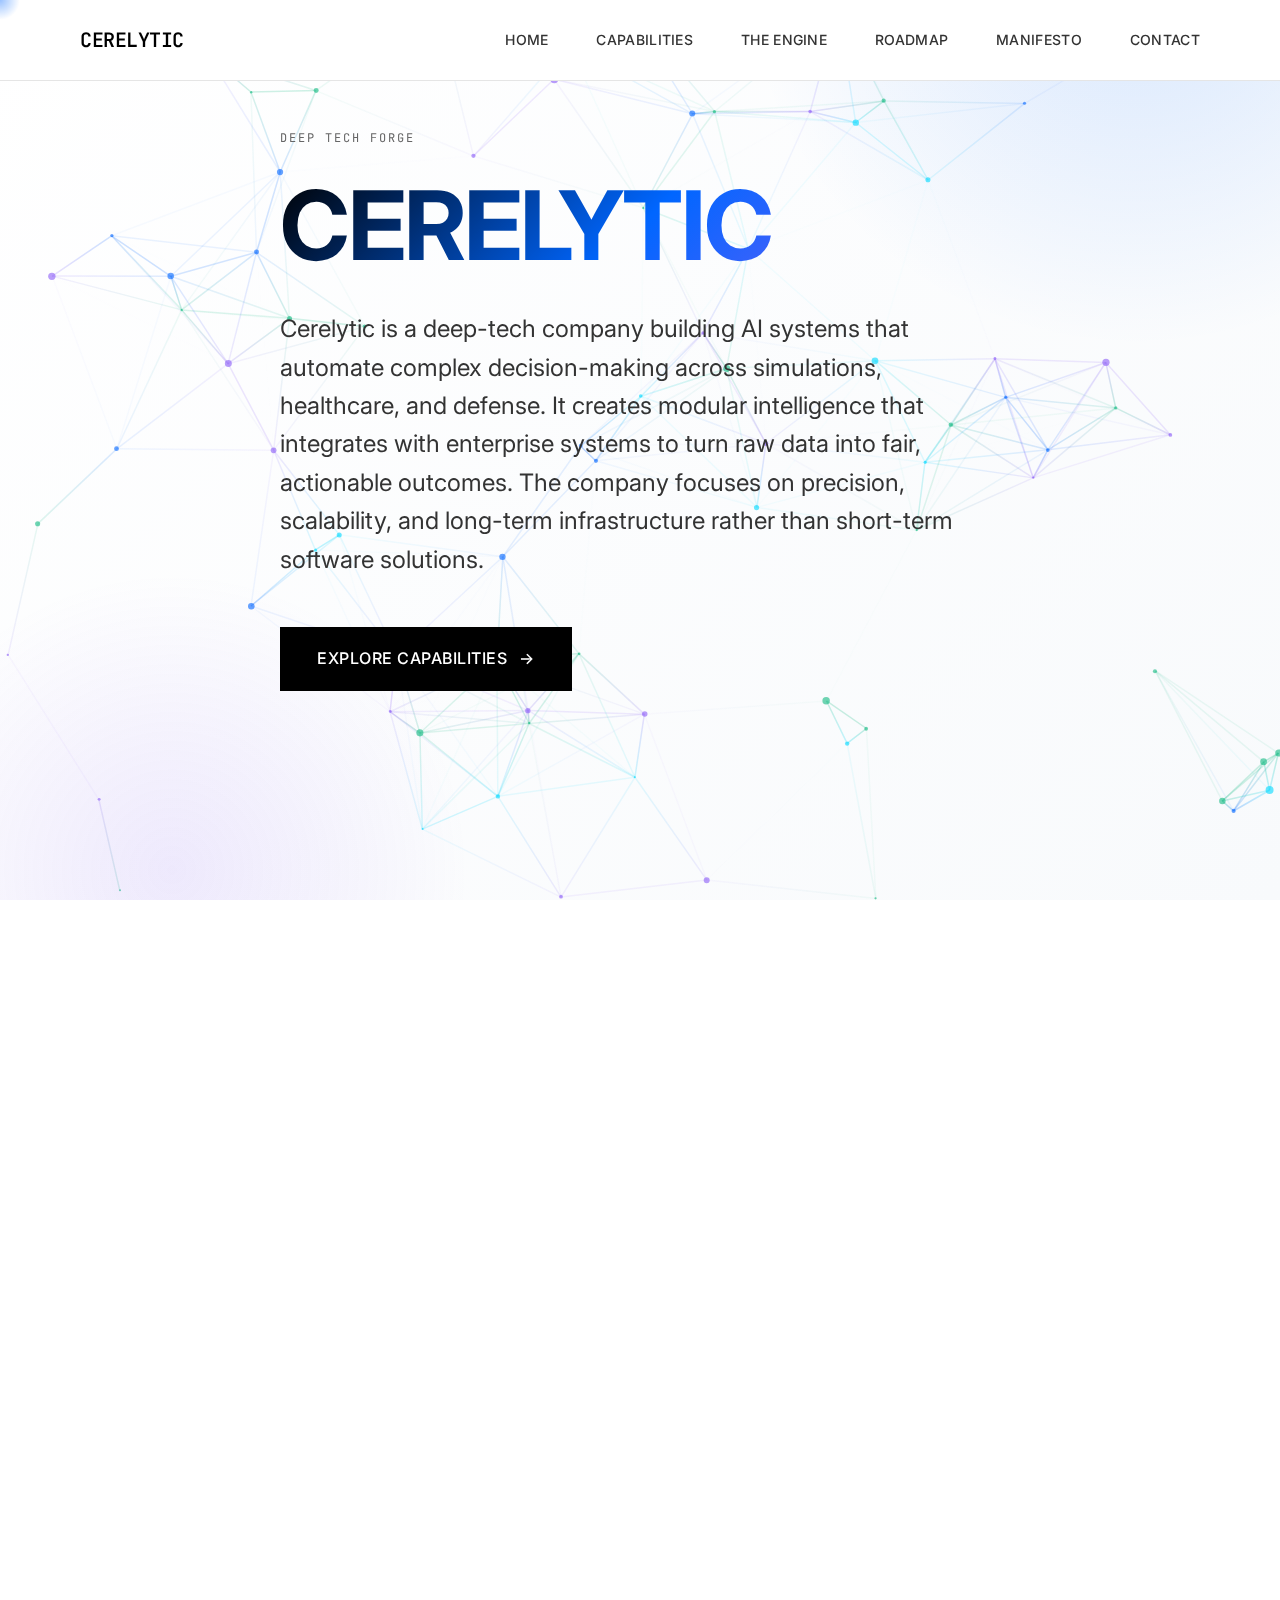
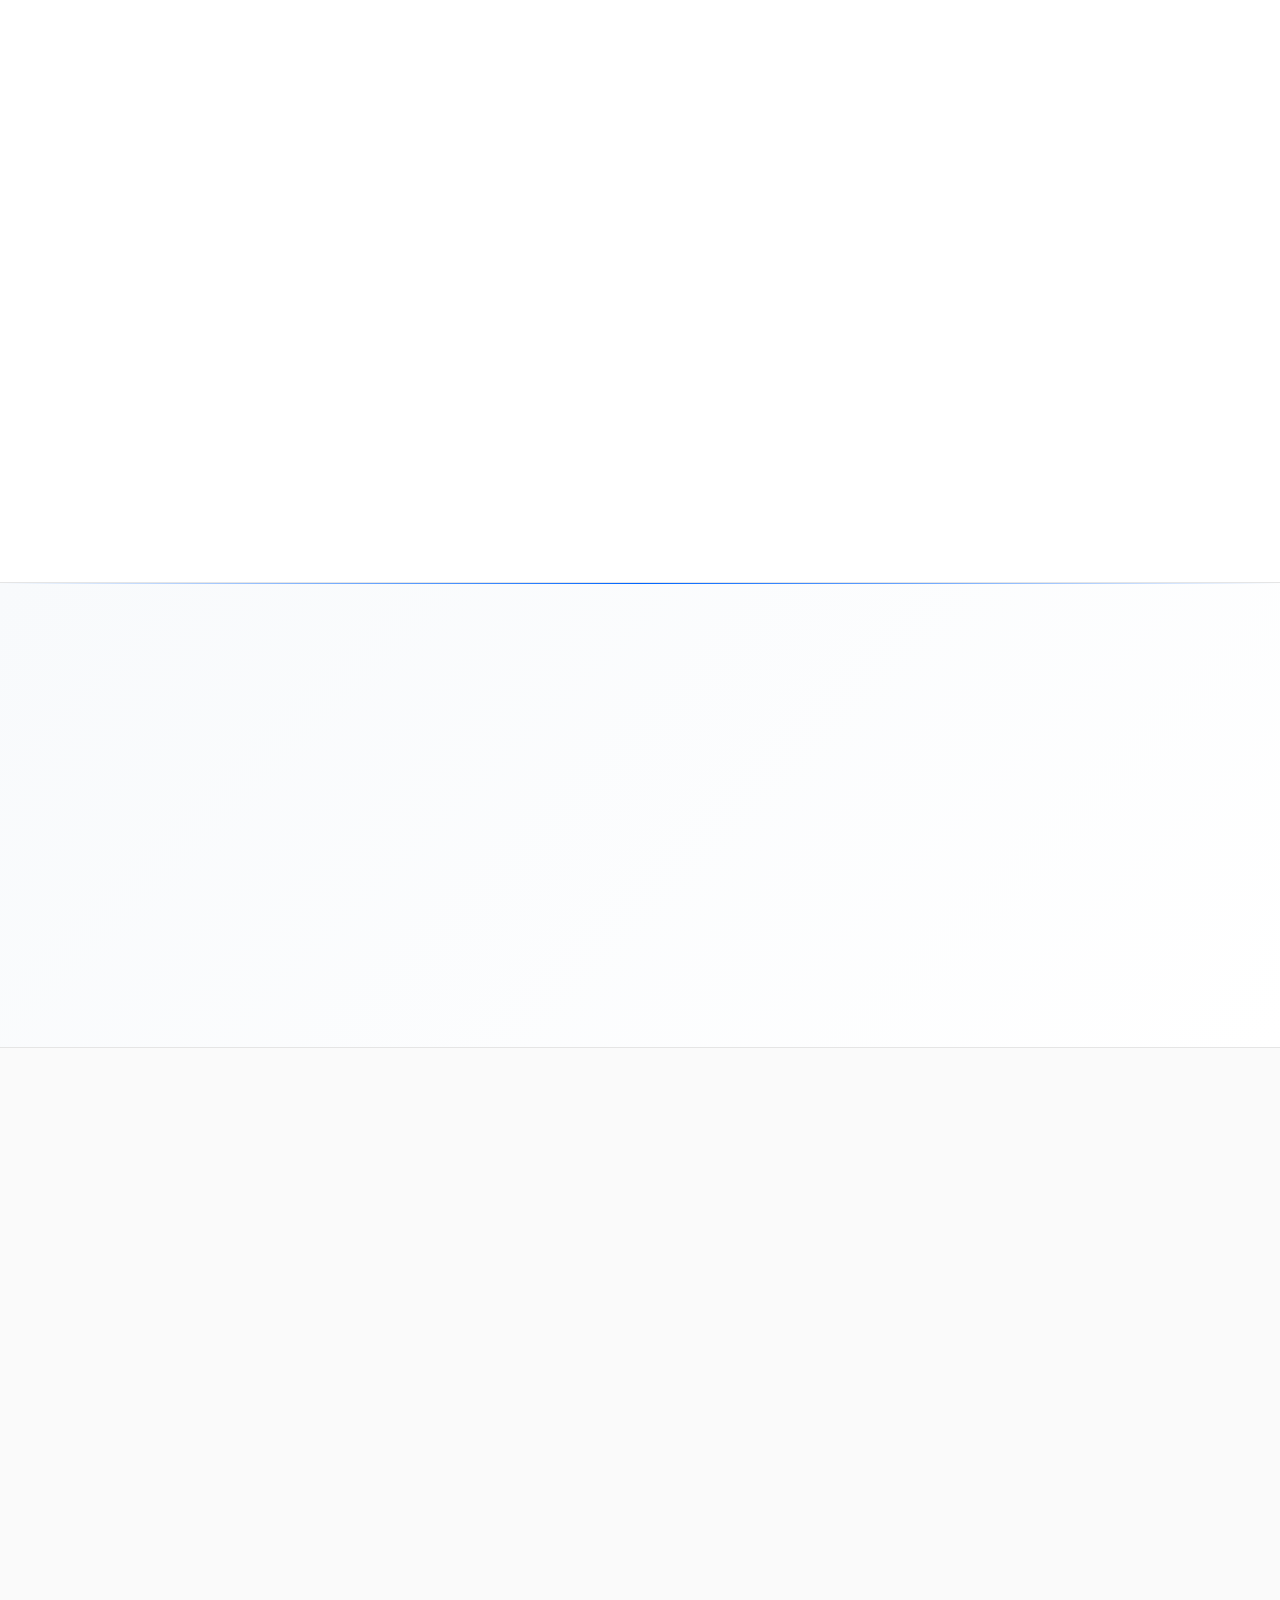
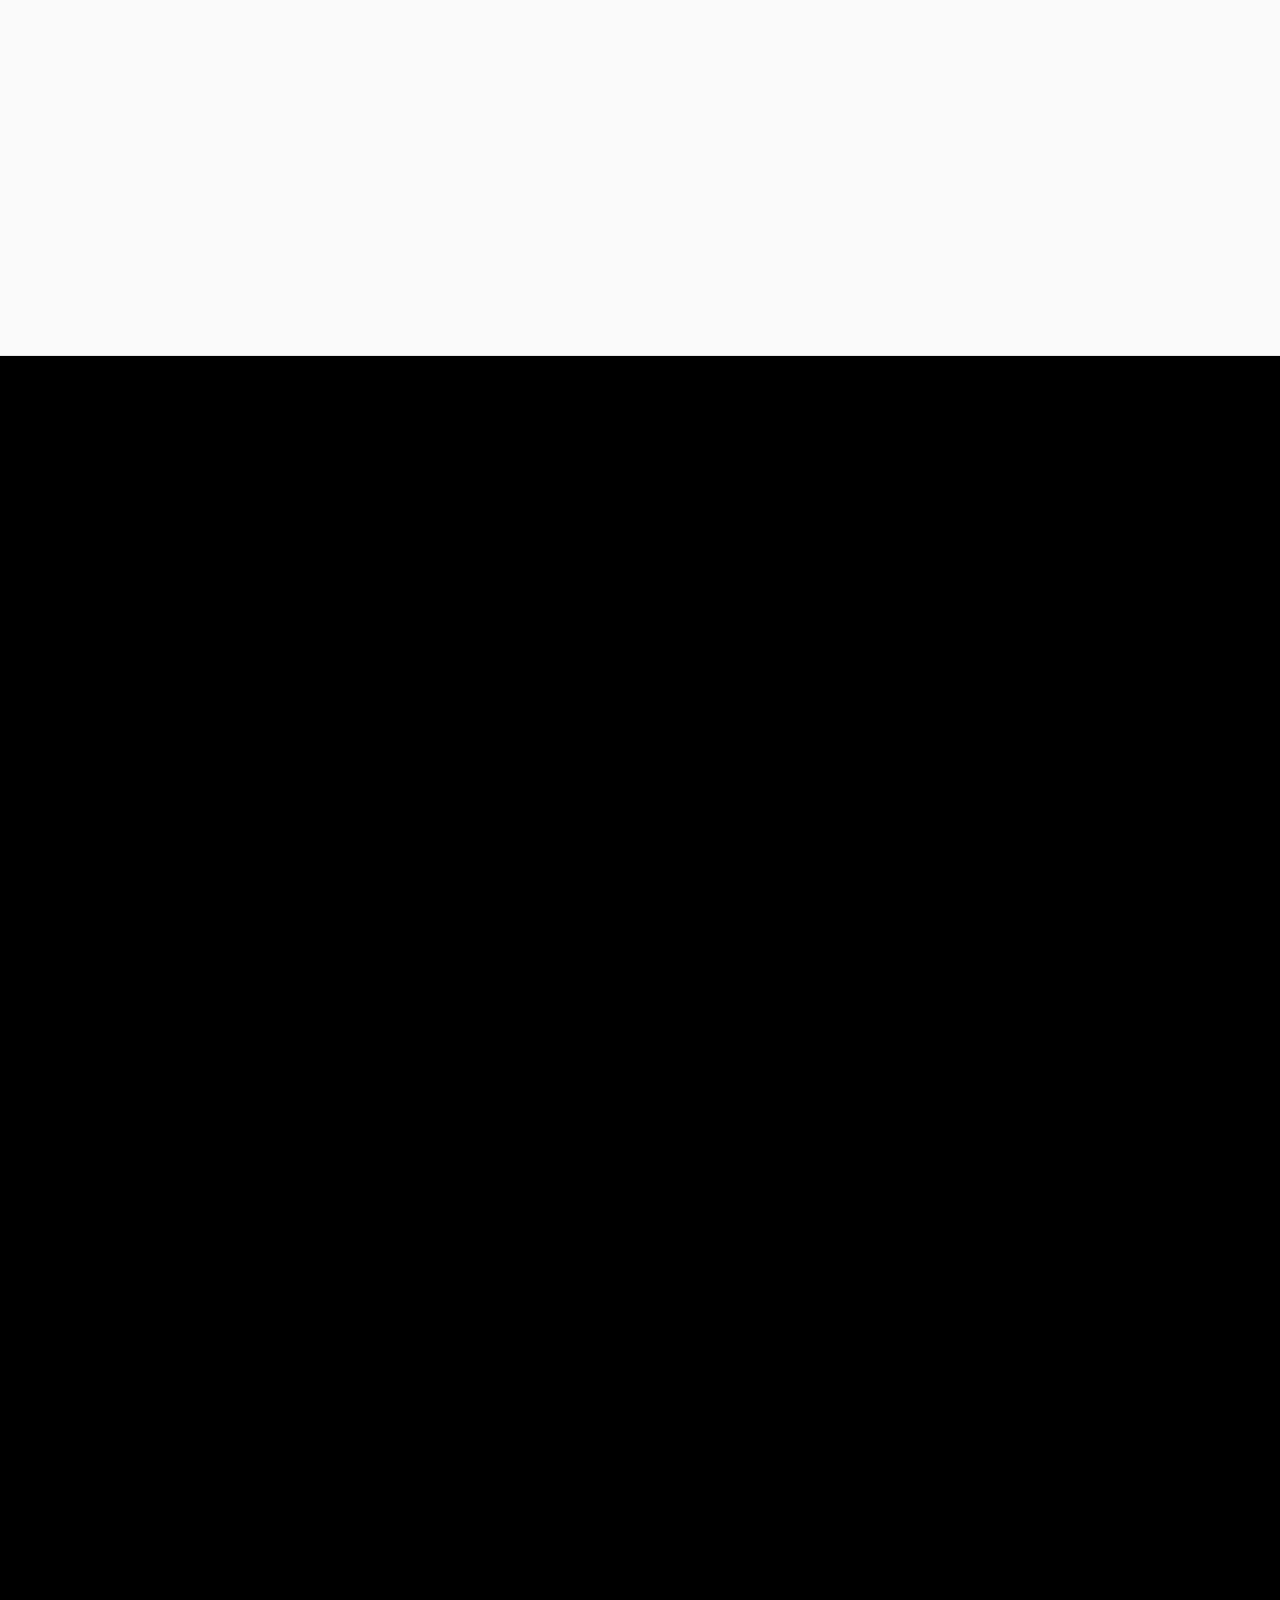
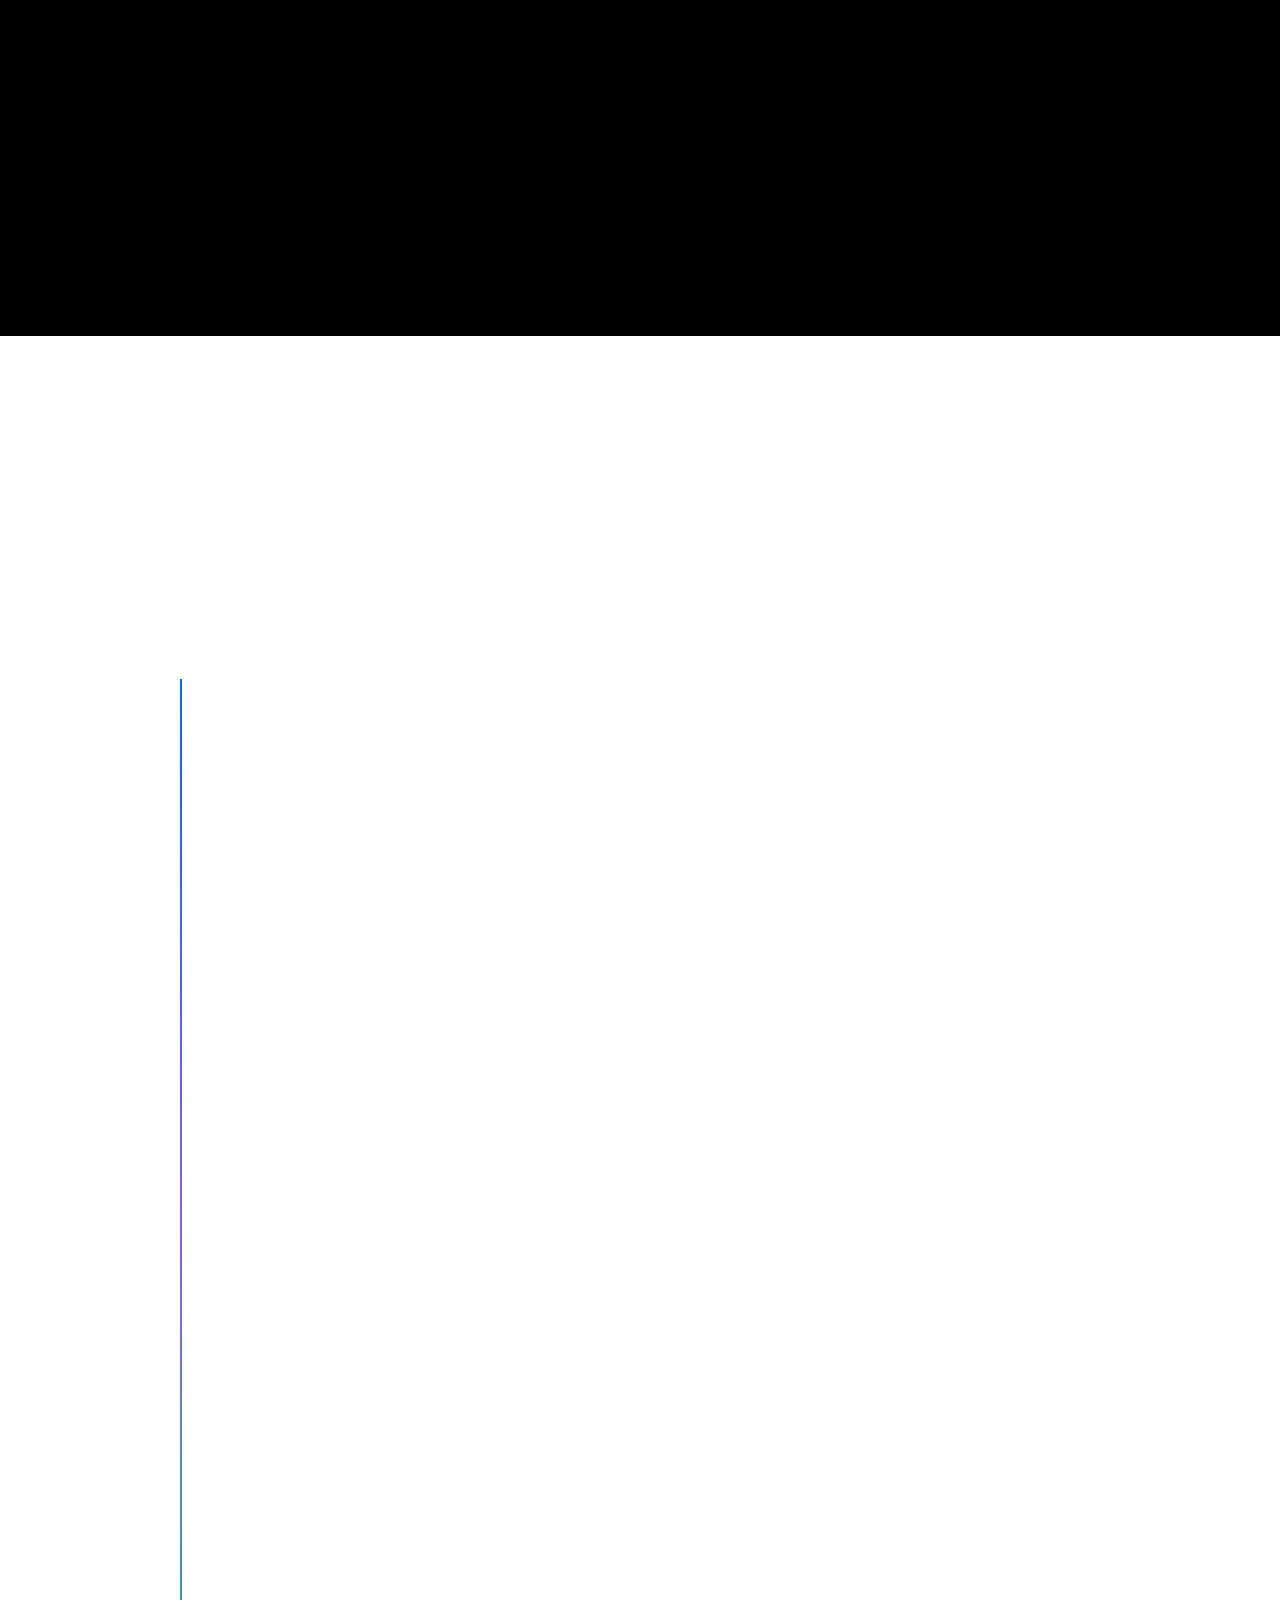
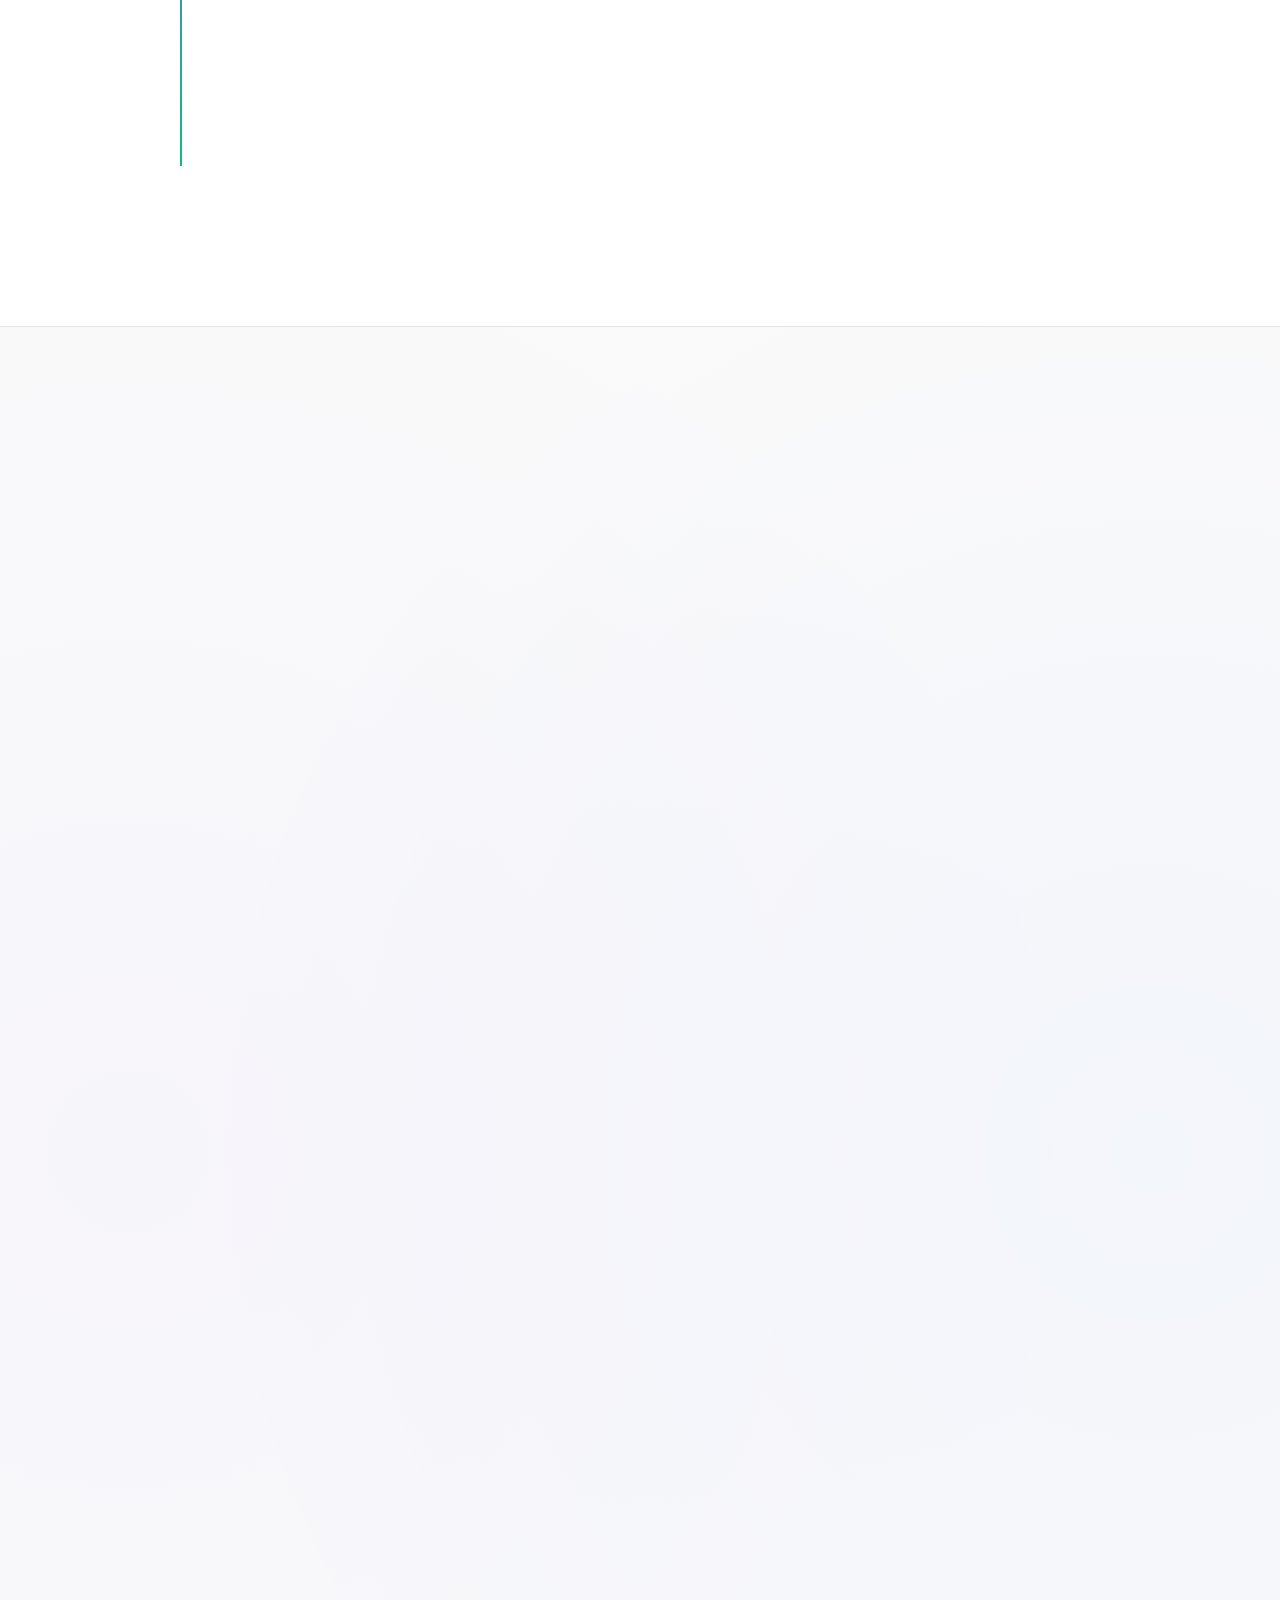
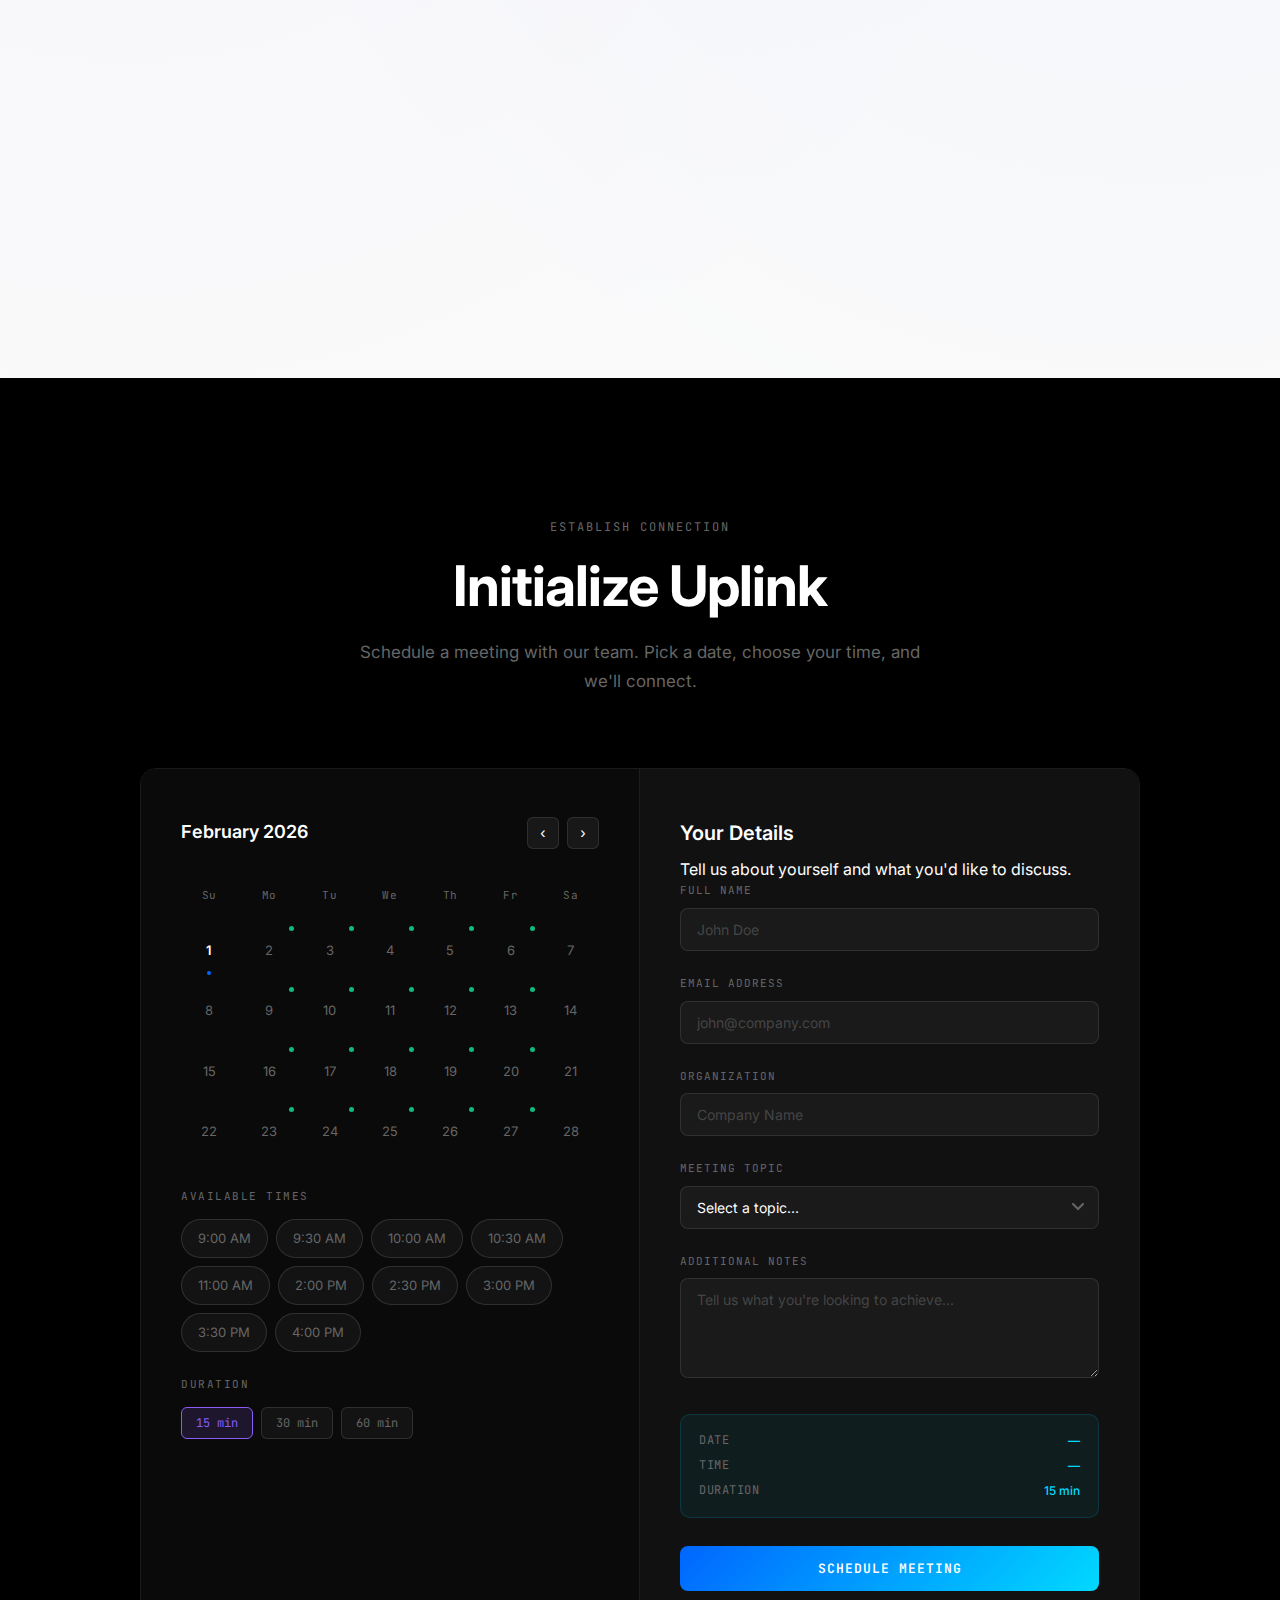
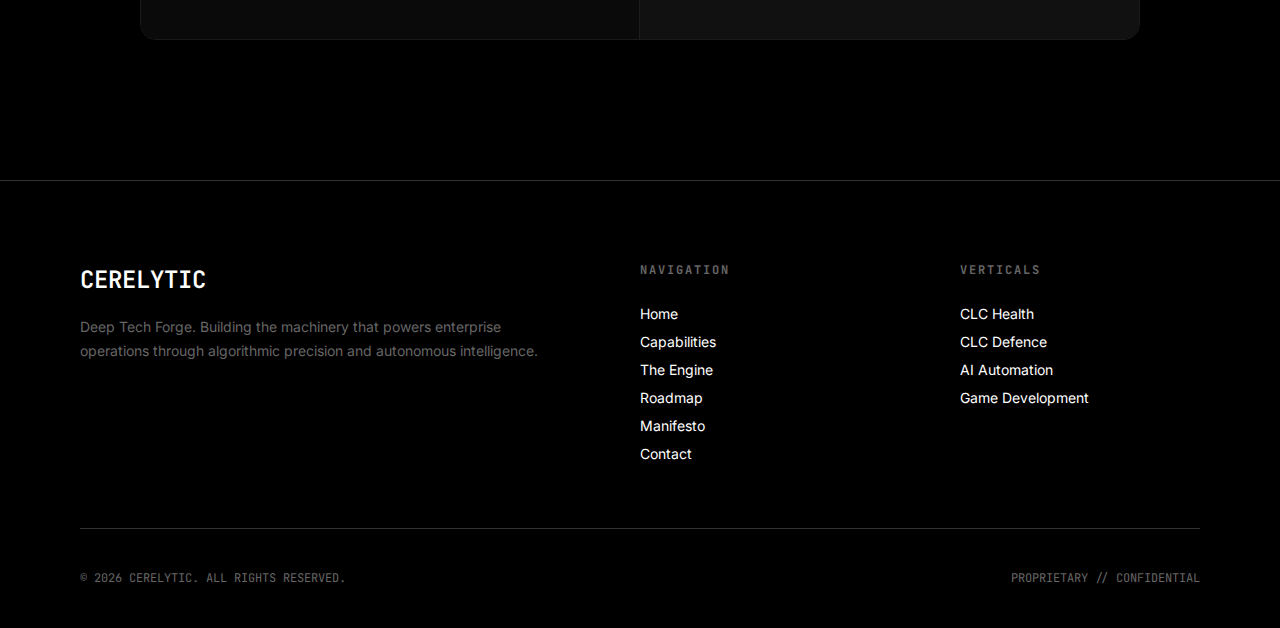
<file: design/newdesign/index.html>
<!DOCTYPE html>
<html lang="en">
<head>
    <meta charset="UTF-8">
    <meta name="viewport" content="width=device-width, initial-scale=1.0">
    <title>CERELYTIC — Deep Tech Forge</title>
    <link href="https://fonts.googleapis.com/css2?family=JetBrains+Mono:wght@300;400;500;600&family=Inter:wght@300;400;500;600;700&display=swap" rel="stylesheet">
    <link rel="stylesheet" href="style.css">
</head>
<body>
<div class="cursor-glow" id="cursorGlow"></div>
<button class="mobile-menu-toggle" id="mobileMenuToggle"><span></span><span></span><span></span></button>

<nav id="mainNav">
    <div class="scroll-progress"></div>
    <div class="container">
        <div class="logo">CERELYTIC</div>
        <ul class="nav-links" id="navLinks">
            <li><a href="#home">HOME</a></li>
            <li><a href="#capabilities">CAPABILITIES</a></li>
            <li><a href="#engine">THE ENGINE</a></li>
            <li><a href="#roadmap">ROADMAP</a></li>
            <li><a href="#manifesto">MANIFESTO</a></li>
            <li><a href="#contact">CONTACT</a></li>
        </ul>
    </div>
</nav>

<section class="hero" id="home">
    <div class="hero-background"><canvas id="nodeCanvas"></canvas></div>
    <div class="hero-badges">
        <div class="hero-badge hero-badge-1"><div class="badge-dot" style="background:var(--accent-green)"></div><span>99.7% Accuracy Rate</span></div>
        <div class="hero-badge hero-badge-2"><div class="badge-dot" style="background:var(--accent-blue)"></div><span>10M+ Records / Month</span></div>
        <div class="hero-badge hero-badge-3"><div class="badge-dot" style="background:var(--accent-purple)"></div><span>24hr Deployment</span></div>
        <div class="hero-badge hero-badge-4"><div class="badge-dot" style="background:var(--accent-cyan)"></div><span>Autonomous Intelligence</span></div>
    </div>
    <div class="container">
        <div class="hero-content">
            <div class="hero-subtitle">DEEP TECH FORGE</div>
            <h1 class="hero-title">CERELYTIC</h1>
            <p class="hero-description">Cerelytic is a deep-tech company building AI systems that automate complex decision-making across simulations, healthcare, and defense. It creates modular intelligence that integrates with enterprise systems to turn raw data into fair, actionable outcomes. The company focuses on precision, scalability, and long-term infrastructure rather than short-term software solutions. </p>
            <a href="#capabilities" class="hero-cta"><span>EXPLORE CAPABILITIES</span><span>→</span></a>
        </div>
    </div>
</section>

<section id="capabilities">
    <div class="container">
        <div class="section-header reveal">
            <div class="section-label">CORE DOMAINS</div>
            <h2 class="section-title">Operational Capabilities</h2>
        </div>
        <div class="capabilities-grid reveal">
            <div class="capability-card" onclick="openCapModal(0)">
                <div class="capability-number">01</div>
                <div class="capability-icon">
                    <svg width="32" height="32" viewBox="0 0 32 32" fill="none" stroke="currentColor" stroke-width="1.5">
                        <rect x="8" y="4" width="16" height="8"/><rect x="4" y="20" width="8" height="8"/><rect x="20" y="20" width="8" height="8"/>
                        <line x1="16" y1="12" x2="16" y2="20"/><line x1="16" y1="20" x2="8" y2="20"/><line x1="16" y1="20" x2="24" y2="20"/>
                    </svg>
                </div>
                <h3 class="capability-title">Fairness Automation</h3>
                <p class="capability-description">Algorithmic auditors that scan datasets to identify and correct bias in real-time. The ethical core of our operational framework ensuring mathematical equity.</p>
                <div class="capability-visual">
                    <svg viewBox="0 0 120 120" fill="none"><circle cx="60" cy="60" r="40" stroke="#0066FF" stroke-width="2" opacity="0.3"/><circle cx="60" cy="60" r="30" stroke="#00D9FF" stroke-width="2" opacity="0.4"/><circle cx="60" cy="60" r="20" stroke="#8B5CF6" stroke-width="2" opacity="0.5"/><line x1="30" y1="60" x2="90" y2="60" stroke="#0066FF" stroke-width="3"/><circle cx="30" cy="60" r="4" fill="#0066FF"/><circle cx="90" cy="60" r="4" fill="#0066FF"/></svg>
                </div>
                <div class="click-hint">CLICK TO EXPLORE →</div>
            </div>
            <div class="capability-card" onclick="openCapModal(1)">
                <div class="capability-number">02</div>
                <div class="capability-icon">
                    <svg width="32" height="32" viewBox="0 0 32 32" fill="none" stroke="currentColor" stroke-width="1.5">
                        <circle cx="16" cy="16" r="3"/><circle cx="8" cy="8" r="2"/><circle cx="24" cy="8" r="2"/><circle cx="8" cy="24" r="2"/><circle cx="24" cy="24" r="2"/>
                        <line x1="13" y1="16" x2="9.5" y2="9.5"/><line x1="19" y1="16" x2="22.5" y2="9.5"/><line x1="13" y1="16" x2="9.5" y2="22.5"/><line x1="19" y1="16" x2="22.5" y2="22.5"/>
                    </svg>
                </div>
                <h3 class="capability-title">AI Automation</h3>
                <p class="capability-description">End-to-end intelligent processing with autonomous agents that execute enterprise tasks without human intervention. Agentic workflows, not chatbots.</p>
                <div class="capability-visual">
                    <svg viewBox="0 0 120 120" fill="none"><circle cx="60" cy="60" r="8" fill="#8B5CF6" opacity="0.6"/><circle cx="30" cy="30" r="6" fill="#8B5CF6" opacity="0.4"/><circle cx="90" cy="30" r="6" fill="#0066FF" opacity="0.4"/><circle cx="30" cy="90" r="6" fill="#00D9FF" opacity="0.4"/><circle cx="90" cy="90" r="6" fill="#10B981" opacity="0.4"/><line x1="60" y1="60" x2="30" y2="30" stroke="#8B5CF6" stroke-width="2" opacity="0.3"/><line x1="60" y1="60" x2="90" y2="30" stroke="#0066FF" stroke-width="2" opacity="0.3"/><line x1="60" y1="60" x2="30" y2="90" stroke="#00D9FF" stroke-width="2" opacity="0.3"/><line x1="60" y1="60" x2="90" y2="90" stroke="#10B981" stroke-width="2" opacity="0.3"/></svg>
                </div>
                <div class="click-hint">CLICK TO EXPLORE →</div>
            </div>
            <div class="capability-card" onclick="openCapModal(2)">
                <div class="capability-number">03</div>
                <div class="capability-icon">
                    <svg width="32" height="32" viewBox="0 0 32 32" fill="none" stroke="currentColor" stroke-width="1.5">
                        <path d="M4 16 L16 4 L28 16 L16 28 Z"/><circle cx="16" cy="16" r="4"/>
                    </svg>
                </div>
                <h3 class="capability-title">Game Development</h3>
                <p class="capability-description">High-fidelity simulation engines for massive-scale logic stress-testing. Using Unreal and Unity to prove system resilience under extreme conditions.</p>
                <div class="capability-visual">
                    <svg viewBox="0 0 120 120" fill="none"><rect x="20" y="20" width="80" height="80" stroke="#FF6B35" stroke-width="2" opacity="0.3" rx="4"/><rect x="30" y="30" width="60" height="60" stroke="#FF6B35" stroke-width="2" opacity="0.4" rx="4"/><rect x="40" y="40" width="40" height="40" stroke="#8B5CF6" stroke-width="2" opacity="0.5" rx="4"/><circle cx="60" cy="60" r="10" fill="#FF6B35" opacity="0.4"/></svg>
                </div>
                <div class="click-hint">CLICK TO EXPLORE →</div>
            </div>
        </div>
    </div>
</section>

<div class="modal-overlay" id="capModal" onclick="closeCapModal(event)">
    <div class="modal-panel" onclick="event.stopPropagation()">
        <div class="modal-header-bar" id="capModalBar"></div>
        <button class="modal-close" onclick="closeCapModalBtn()">✕</button>
        <div class="modal-body" id="capModalBody"></div>
    </div>
</div>

<section class="stats-section">
    <div class="container">
        <div class="stats-grid">
            <div class="stat-item reveal"><div class="stat-number" data-target="99.7">0</div><div class="stat-label">Accuracy Rate</div><div class="stat-description">In bias detection algorithms</div></div>
            <div class="stat-item reveal"><div class="stat-number" data-target="10">0</div><div class="stat-label">Million+ Records</div><div class="stat-description">Processed monthly</div></div>
            <div class="stat-item reveal"><div class="stat-number" data-target="47">0</div><div class="stat-label">Reduction in Processing Time</div><div class="stat-description">Average across deployments</div></div>
            <div class="stat-item reveal"><div class="stat-number" data-target="24">0</div><div class="stat-label">Hour Deployment</div><div class="stat-description">From integration to production</div></div>
        </div>
    </div>
</section>

<section class="clc-section">
    <div class="container">
        <div class="section-header reveal">
            <div class="section-label">SPECIALIZED NODES</div>
            <h2 class="section-title">CLC Verticals</h2>
        </div>
        <div class="clc-grid reveal">
            <div class="clc-item" onclick="openClcModal(0)">
                <div class="clc-bg-pattern">
                    <svg viewBox="0 0 200 200" fill="none"><circle cx="100" cy="100" r="80" stroke="#10B981" stroke-width="1" opacity="0.2"/><circle cx="100" cy="100" r="60" stroke="#00D9FF" stroke-width="1" opacity="0.2"/><circle cx="100" cy="100" r="40" stroke="#10B981" stroke-width="1" opacity="0.2"/><path d="M100 20 L100 180 M20 100 L180 100" stroke="#10B981" stroke-width="1" opacity="0.15"/></svg>
                </div>
                <div class="clc-label">CLC HEALTH</div>
                <h3 class="clc-title">Bio-Data Billing</h3>
                <p class="clc-description">Resolving the disconnect between patient care and financial reality. We automate the audit of medical coding to ensure fairness for patients and providers, eliminating administrative inefficiency at the intersection of healthcare and finance.</p>
                <div class="clc-click-hint">CLICK FOR DEEP DIVE →</div>
            </div>
            <div class="clc-item" onclick="openClcModal(1)">
                <div class="clc-bg-pattern">
                    <svg viewBox="0 0 200 200" fill="none"><rect x="40" y="40" width="120" height="120" stroke="#0066FF" stroke-width="1" opacity="0.2"/><rect x="60" y="60" width="80" height="80" stroke="#8B5CF6" stroke-width="1" opacity="0.2"/><rect x="80" y="80" width="40" height="40" stroke="#0066FF" stroke-width="1" opacity="0.2"/><path d="M40 100 L160 100 M100 40 L100 160" stroke="#0066FF" stroke-width="1" opacity="0.15"/></svg>
                </div>
                <div class="clc-label">CLC DEFENCE</div>
                <h3 class="clc-title">Security Logistics</h3>
                <p class="clc-description">Predictive modeling for strategic resource allocation. Ensuring assets are deployed based on objective data, not administrative guessing. Intelligence-driven logistics for defense operations.</p>
                <div class="clc-click-hint">CLICK FOR DEEP DIVE →</div>
            </div>
        </div>
    </div>
</section>

<div class="modal-overlay" id="clcModal" onclick="closeClcModal(event)">
    <div class="modal-panel" onclick="event.stopPropagation()">
        <div class="modal-header-bar" id="clcModalBar"></div>
        <button class="modal-close" onclick="closeClcModalBtn()">✕</button>
        <div class="modal-body" id="clcModalBody"></div>
    </div>
</div>

<section id="engine" class="engine-section">
    <div class="container">
        <div class="section-header reveal">
            <div class="section-label">TECHNICAL METHODOLOGY</div>
            <h2 class="section-title">The Node Architecture</h2>
        </div>
        <div class="process-flow reveal">
            <div class="flow-diagram">
                <svg viewBox="0 0 1200 200" fill="none" xmlns="http://www.w3.org/2000/svg">
                    <defs>
                        <linearGradient id="grad1" x1="0%" y1="0%" x2="100%" y2="0%"><stop offset="0%" style="stop-color:#0066FF"/><stop offset="100%" style="stop-color:#00D9FF"/></linearGradient>
                        <linearGradient id="grad2" x1="0%" y1="0%" x2="100%" y2="0%"><stop offset="0%" style="stop-color:#00D9FF"/><stop offset="100%" style="stop-color:#8B5CF6"/></linearGradient>
                        <linearGradient id="grad3" x1="0%" y1="0%" x2="100%" y2="0%"><stop offset="0%" style="stop-color:#8B5CF6"/><stop offset="100%" style="stop-color:#10B981"/></linearGradient>
                        <marker id="arrowhead1" markerWidth="10" markerHeight="10" refX="9" refY="3" orient="auto"><polygon points="0 0, 10 3, 0 6" fill="#00D9FF"/></marker>
                        <marker id="arrowhead2" markerWidth="10" markerHeight="10" refX="9" refY="3" orient="auto"><polygon points="0 0, 10 3, 0 6" fill="#8B5CF6"/></marker>
                        <marker id="arrowhead3" markerWidth="10" markerHeight="10" refX="9" refY="3" orient="auto"><polygon points="0 0, 10 3, 0 6" fill="#10B981"/></marker>
                    </defs>
                    <rect x="50" y="60" width="200" height="80" stroke="url(#grad1)" stroke-width="2" fill="rgba(0,102,255,0.05)" rx="4"/>
                    <text x="150" y="105" fill="#0066FF" font-family="monospace" font-size="14" text-anchor="middle" font-weight="bold">INGESTION</text>
                    <rect x="350" y="60" width="200" height="80" stroke="url(#grad2)" stroke-width="2" fill="rgba(0,217,255,0.05)" rx="4"/>
                    <text x="450" y="105" fill="#8B5CF6" font-family="monospace" font-size="14" text-anchor="middle" font-weight="bold">STRUCTURING</text>
                    <rect x="650" y="60" width="200" height="80" stroke="url(#grad3)" stroke-width="2" fill="rgba(139,92,246,0.05)" rx="4"/>
                    <text x="750" y="105" fill="#8B5CF6" font-family="monospace" font-size="14" text-anchor="middle" font-weight="bold">FAIRNESS</text>
                    <rect x="950" y="60" width="200" height="80" stroke="#10B981" stroke-width="2" fill="rgba(16,185,129,0.05)" rx="4"/>
                    <text x="1050" y="105" fill="#10B981" font-family="monospace" font-size="14" text-anchor="middle" font-weight="bold">EXECUTION</text>
                    <path d="M 250 100 L 350 100" stroke="url(#grad1)" stroke-width="2" marker-end="url(#arrowhead1)"/>
                    <path d="M 550 100 L 650 100" stroke="url(#grad2)" stroke-width="2" marker-end="url(#arrowhead2)"/>
                    <path d="M 850 100 L 950 100" stroke="url(#grad3)" stroke-width="2" marker-end="url(#arrowhead3)"/>
                </svg>
            </div>
            <div class="process-steps">
                <div class="process-step"><div class="step-number">PHASE 01</div><h3 class="step-title">Ingestion</h3><p class="step-description">Raw, unstructured data intake. Health records, financial logs, operational datasets absorbed without preprocessing requirements.</p><div class="process-connector"></div></div>
                <div class="process-step"><div class="step-number">PHASE 02</div><h3 class="step-title">Structuring</h3><p class="step-description">AI agents convert chaos into structured formats. JSON, SQL, and semantic ontologies emerge from data entropy.</p><div class="process-connector"></div></div>
                <div class="process-step"><div class="step-number">PHASE 03</div><h3 class="step-title">Fairness Filter</h3><p class="step-description">The Cerelytic Core checks for anomalies and bias. Mathematical auditing ensures ethical integrity of all outputs.</p><div class="process-connector"></div></div>
                <div class="process-step"><div class="step-number">PHASE 04</div><h3 class="step-title">Execution</h3><p class="step-description">The system outputs decisions or actions. Autonomous execution without human bottlenecks.</p></div>
            </div>

            <div class="tech-visualization reveal">
                <h3 class="tech-viz-title">Core Technology Stack</h3>
                <div class="tech-viz-grid">
                    <div class="tech-viz-card"><div class="tech-viz-icon"><svg viewBox="0 0 100 100" fill="none"><circle cx="50" cy="50" r="35" stroke="#0066FF" stroke-width="2"/><circle cx="50" cy="50" r="25" stroke="#00D9FF" stroke-width="2"/><circle cx="50" cy="50" r="15" stroke="#8B5CF6" stroke-width="2"/><line x1="50" y1="15" x2="50" y2="85" stroke="#0066FF" stroke-width="1"/><line x1="15" y1="50" x2="85" y2="50" stroke="#0066FF" stroke-width="1"/></svg></div><h4>Modular Architecture</h4><p>Independent nodes that integrate seamlessly with existing enterprise infrastructure</p></div>
                    <div class="tech-viz-card"><div class="tech-viz-icon"><svg viewBox="0 0 100 100" fill="none"><path d="M20 80 L50 20 L80 80 Z" stroke="#10B981" stroke-width="2"/><path d="M30 70 L50 35 L70 70 Z" stroke="#00D9FF" stroke-width="2"/><circle cx="50" cy="50" r="8" fill="#8B5CF6"/></svg></div><h4>Real-Time Processing</h4><p>Millisecond latency for critical decision-making operations at enterprise scale</p></div>
                    <div class="tech-viz-card"><div class="tech-viz-icon"><svg viewBox="0 0 100 100" fill="none"><rect x="15" y="15" width="70" height="70" stroke="#FF6B35" stroke-width="2" rx="4"/><rect x="25" y="25" width="50" height="50" stroke="#8B5CF6" stroke-width="2" rx="4"/><rect x="35" y="35" width="30" height="30" stroke="#0066FF" stroke-width="2" rx="4"/></svg></div><h4>Security First</h4><p>Military-grade encryption with zero-trust architecture for sensitive data operations</p></div>
                </div>
            </div>
        </div>
    </div>
</section>

<section id="roadmap">
    <div class="container">
        <div class="section-header reveal">
            <div class="section-label">STRATEGIC EVOLUTION</div>
            <h2 class="section-title">Development Roadmap</h2>
        </div>
        <div class="roadmap-timeline">
            <div class="timeline-item reveal">
                <div class="timeline-dot"></div>
                <div><div class="timeline-version">V.1</div><div class="timeline-label">CURRENT STATE</div></div>
                <div class="timeline-content">
                    <h3>The Foundation</h3>
                    <p>Establishing core AI auditing tools and operational frameworks.</p>
                    <ul><li>Launching CLC Health pilot programs</li><li>Perfecting the Fairness Algorithm for financial sectors</li><li>Internal game simulation testing at scale</li></ul>
                </div>
            </div>
            <div class="timeline-item reveal">
                <div class="timeline-dot"></div>
                <div><div class="timeline-version">V.2</div><div class="timeline-label">NEAR FUTURE</div></div>
                <div class="timeline-content">
                    <h3>Expansion & Interoperability</h3>
                    <p>Scaling operations and opening integration pathways.</p>
                    <ul><li>Opening the API for third-party developers</li><li>Deploying CLC Defence modules for logistics operations</li><li>Full automation of legal compliance checks</li></ul>
                </div>
            </div>
            <div class="timeline-item reveal">
                <div class="timeline-dot"></div>
                <div><div class="timeline-version">V.3</div><div class="timeline-label">THE HORIZON</div></div>
                <div class="timeline-content">
                    <h3>The Operating System for Truth</h3>
                    <p>Cerelytic becomes the standard background process for all major enterprise decisions, ensuring mathematical fairness globally.</p>
                </div>
            </div>
        </div>
    </div>
</section>

<section id="manifesto" class="manifesto-section">
    <div class="container">
        <div class="section-header reveal">
            <div class="section-label">PHILOSOPHY</div>
            <h2 class="section-title">Our Manifesto</h2>
        </div>
        <div class="manifesto-content reveal">
            <p class="manifesto-text"><strong>We exist to solve Systemic Friction.</strong> Whether in healthcare billing, defense logistics, or gaming simulations, complexity creates inefficiency. Cerelytic automates the resolution of this complexity.</p>
            <div class="manifesto-quote">We don't build services. We forge the machinery that powers enterprise operations.</div>
            <p class="manifesto-text">Traditional systems accumulate layers of human decision-making, each introducing latency and bias. Our approach eliminates these layers through <strong>algorithmic precision</strong> and <strong>autonomous intelligence</strong>.</p>
            <p class="manifesto-text">The future belongs to organizations that operate on <strong>mathematical fairness</strong> rather than institutional inertia. Cerelytic is building that future, one node at a time.</p>
            <div class="case-studies-visual">
                <h3 class="case-studies-title">Proven Impact</h3>
                <div class="case-studies-grid">
                    <div class="case-study-card">
                        <div class="case-study-image"><svg viewBox="0 0 300 200" fill="none"><defs><linearGradient id="caseGrad1" x1="0%" y1="0%" x2="100%" y2="100%"><stop offset="0%" style="stop-color:#0066FF;stop-opacity:0.9"/><stop offset="100%" style="stop-color:#00D9FF;stop-opacity:0.9"/></linearGradient></defs><rect width="300" height="200" fill="url(#caseGrad1)"/><circle cx="150" cy="100" r="60" stroke="white" stroke-width="2" opacity="0.3"/><circle cx="150" cy="100" r="40" stroke="white" stroke-width="2" opacity="0.5"/><circle cx="150" cy="100" r="20" stroke="white" stroke-width="2" opacity="0.7"/></svg></div>
                        <div class="case-study-content"><h4>Healthcare Provider Network</h4><p>Reduced billing errors by 73% while processing 2M+ patient records monthly</p></div>
                    </div>
                    <div class="case-study-card">
                        <div class="case-study-image"><svg viewBox="0 0 300 200" fill="none"><defs><linearGradient id="caseGrad2" x1="0%" y1="0%" x2="100%" y2="100%"><stop offset="0%" style="stop-color:#8B5CF6;stop-opacity:0.9"/><stop offset="100%" style="stop-color:#0066FF;stop-opacity:0.9"/></linearGradient></defs><rect width="300" height="200" fill="url(#caseGrad2)"/><path d="M50 150 L100 100 L150 120 L200 60 L250 80" stroke="white" stroke-width="3" fill="none"/><circle cx="50" cy="150" r="6" fill="white"/><circle cx="100" cy="100" r="6" fill="white"/><circle cx="150" cy="120" r="6" fill="white"/><circle cx="200" cy="60" r="6" fill="white"/><circle cx="250" cy="80" r="6" fill="white"/></svg></div>
                        <div class="case-study-content"><h4>Defense Logistics System</h4><p>Optimized resource allocation with 89% prediction accuracy across 500+ assets</p></div>
                    </div>
                    <div class="case-study-card">
                        <div class="case-study-image"><svg viewBox="0 0 300 200" fill="none"><defs><linearGradient id="caseGrad3" x1="0%" y1="0%" x2="100%" y2="100%"><stop offset="0%" style="stop-color:#10B981;stop-opacity:0.9"/><stop offset="100%" style="stop-color:#00D9FF;stop-opacity:0.9"/></linearGradient></defs><rect width="300" height="200" fill="url(#caseGrad3)"/><rect x="60" y="60" width="180" height="80" stroke="white" stroke-width="2" rx="4" opacity="0.4"/><rect x="80" y="80" width="140" height="40" stroke="white" stroke-width="2" rx="4" opacity="0.6"/><line x1="100" y1="100" x2="200" y2="100" stroke="white" stroke-width="2"/></svg></div>
                        <div class="case-study-content"><h4>Simulation Testing Framework</h4><p>Stress-tested 10,000+ scenarios identifying 94% of edge cases before deployment</p></div>
                    </div>
                </div>
            </div>
        </div>
    </div>
</section>

<section id="contact" class="contact-section">
    <div class="container">
        <div class="contact-header">
            <div class="section-label">ESTABLISH CONNECTION</div>
            <h2 class="section-title">Initialize Uplink</h2>
            <p>Schedule a meeting with our team. Pick a date, choose your time, and we'll connect.</p>
        </div>
        <div class="meeting-wrapper">
            <div class="meeting-calendar">
                <div class="cal-header">
                    <h3 id="calMonthYear">February 2026</h3>
                    <div class="cal-nav">
                        <button onclick="changeMonth(-1)">‹</button>
                        <button onclick="changeMonth(1)">›</button>
                    </div>
                </div>
                <div class="cal-weekdays">
                    <span>Su</span><span>Mo</span><span>Tu</span><span>We</span><span>Th</span><span>Fr</span><span>Sa</span>
                </div>
                <div class="cal-days" id="calDays"></div>
                <div class="time-section">
                    <div class="time-section-label">Available Times</div>
                    <div class="time-slots" id="timeSlots"></div>
                </div>
                <div class="duration-section">
                    <div class="time-section-label">Duration</div>
                    <div class="duration-options">
                        <button class="duration-btn selected" onclick="setDuration(this,'15 min')">15 min</button>
                        <button class="duration-btn" onclick="setDuration(this,'30 min')">30 min</button>
                        <button class="duration-btn" onclick="setDuration(this,'60 min')">60 min</button>
                    </div>
                </div>
            </div>
            <div class="meeting-form-panel">
                <div id="formContent">
                    <h3>Your Details</h3>
                    <p>Tell us about yourself and what you'd like to discuss.</p>
                    <div class="mf-group"><label class="mf-label">Full Name</label><input type="text" class="mf-input" id="mfName" placeholder="John Doe"></div>
                    <div class="mf-group"><label class="mf-label">Email Address</label><input type="email" class="mf-input" id="mfEmail" placeholder="john@company.com"></div>
                    <div class="mf-group"><label class="mf-label">Organization</label><input type="text" class="mf-input" id="mfOrg" placeholder="Company Name"></div>
                    <div class="mf-group">
                        <label class="mf-label">Meeting Topic</label>
                        <select class="mf-select" id="mfTopic">
                            <option value="">Select a topic...</option>
                            <option value="fairness">Fairness Automation</option>
                            <option value="ai">AI Automation</option>
                            <option value="game">Game Development</option>
                            <option value="health">CLC Health</option>
                            <option value="defence">CLC Defence</option>
                            <option value="general">General Inquiry</option>
                        </select>
                    </div>
                    <div class="mf-group"><label class="mf-label">Additional Notes</label><textarea class="mf-textarea" id="mfNotes" placeholder="Tell us what you're looking to achieve..."></textarea></div>
                    <div class="meeting-summary" id="meetingSummary">
                        <div class="ms-row"><span class="ms-k">DATE</span><span class="ms-v" id="sumDate">—</span></div>
                        <div class="ms-row"><span class="ms-k">TIME</span><span class="ms-v" id="sumTime">—</span></div>
                        <div class="ms-row"><span class="ms-k">DURATION</span><span class="ms-v" id="sumDuration">15 min</span></div>
                    </div>
                    <button class="meeting-submit" onclick="submitMeeting()"><span>SCHEDULE MEETING</span></button>
                </div>
                <div class="success-msg" id="successMsg">
                    <div class="s-icon">✓</div>
                    <h4>Meeting Scheduled</h4>
                    <p>A confirmation has been sent to your email. Our team will connect with you shortly to confirm the details.</p>
                </div>
            </div>
        </div>
    </div>
</section>

<footer>
    <div class="container">
        <div class="footer-content">
            <div><div class="footer-brand">CERELYTIC</div><p class="footer-tagline">Deep Tech Forge. Building the machinery that powers enterprise operations through algorithmic precision and autonomous intelligence.</p></div>
            <div class="footer-section"><h4>Navigation</h4><ul class="footer-links"><li><a href="#home">Home</a></li><li><a href="#capabilities">Capabilities</a></li><li><a href="#engine">The Engine</a></li><li><a href="#roadmap">Roadmap</a></li><li><a href="#manifesto">Manifesto</a></li><li><a href="#contact">Contact</a></li></ul></div>
            <div class="footer-section"><h4>Verticals</h4><ul class="footer-links"><li><a href="#capabilities">CLC Health</a></li><li><a href="#capabilities">CLC Defence</a></li><li><a href="#capabilities">AI Automation</a></li><li><a href="#capabilities">Game Development</a></li></ul></div>
        </div>
        <div class="footer-bottom"><div>© 2026 CERELYTIC. ALL RIGHTS RESERVED.</div><div>PROPRIETARY // CONFIDENTIAL</div></div>
    </div>
</footer>

<script src="script.js"></script>
</body>
</html>
</file>
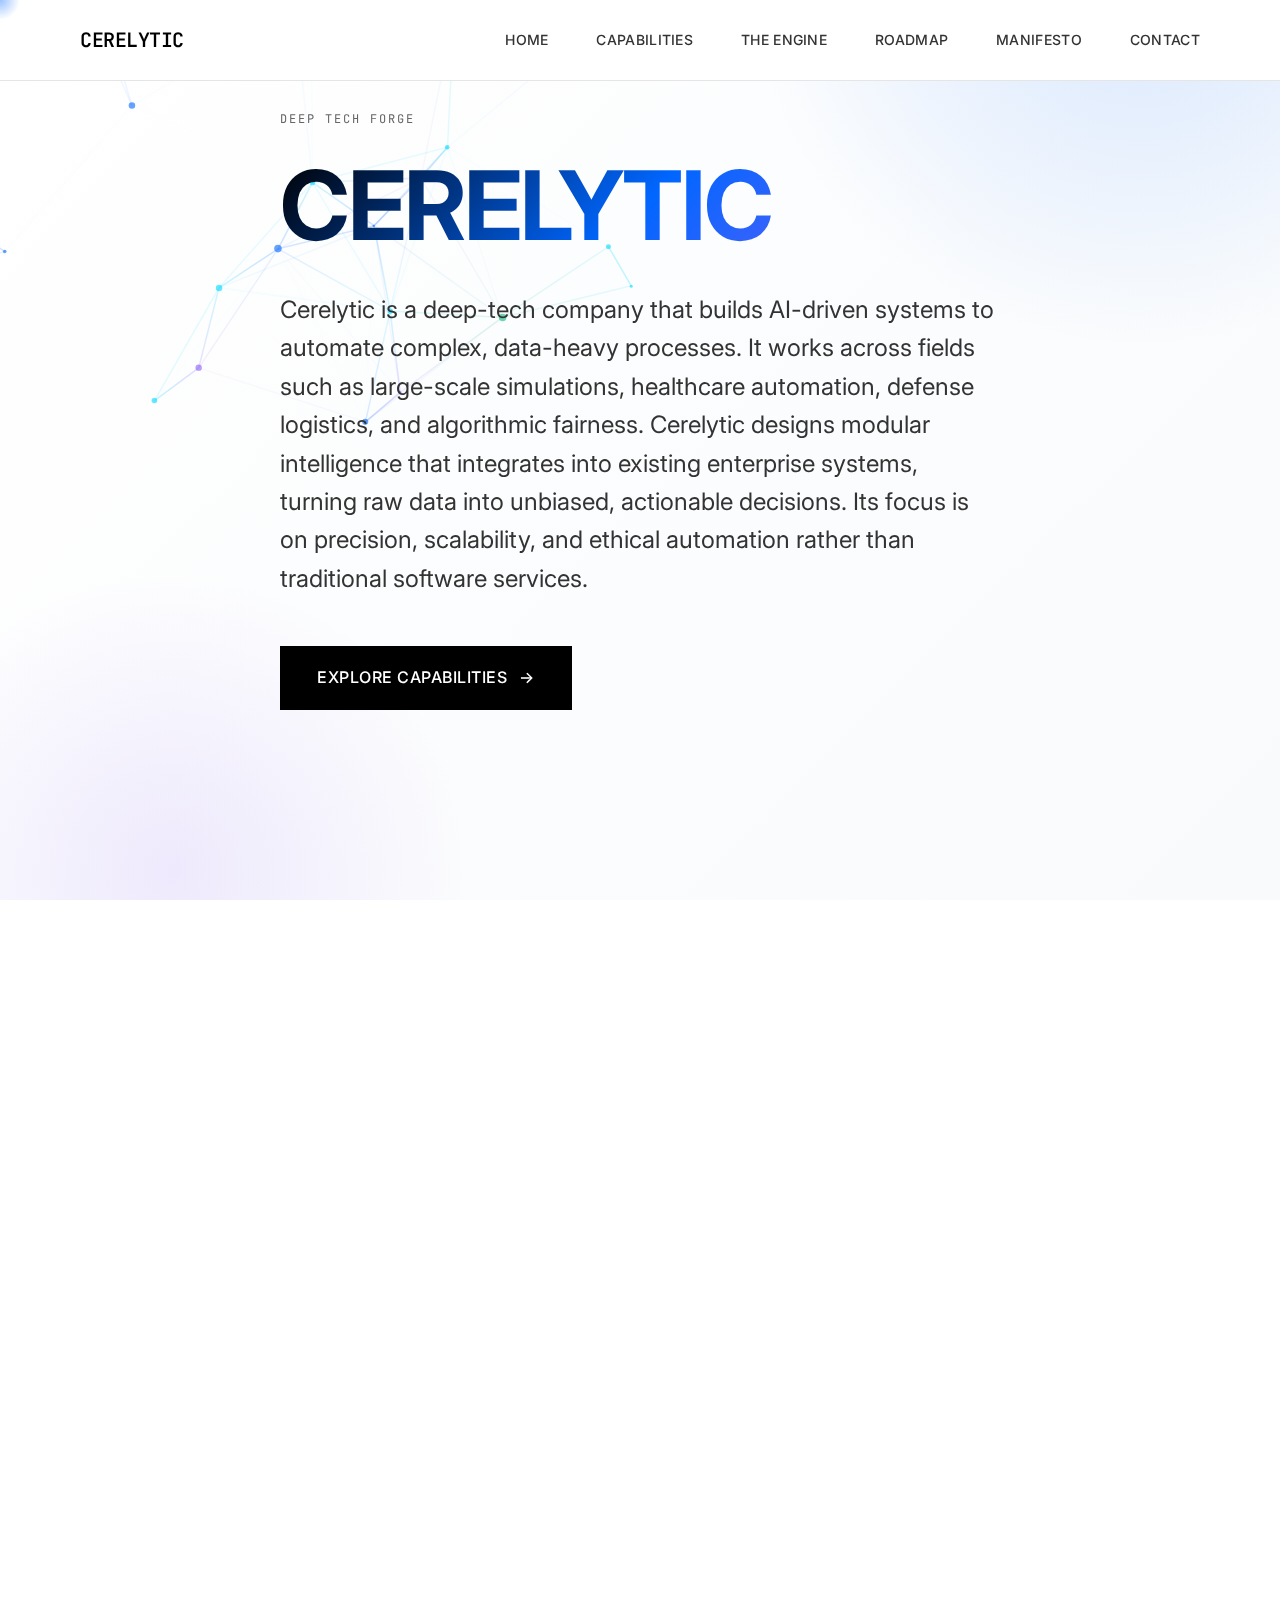
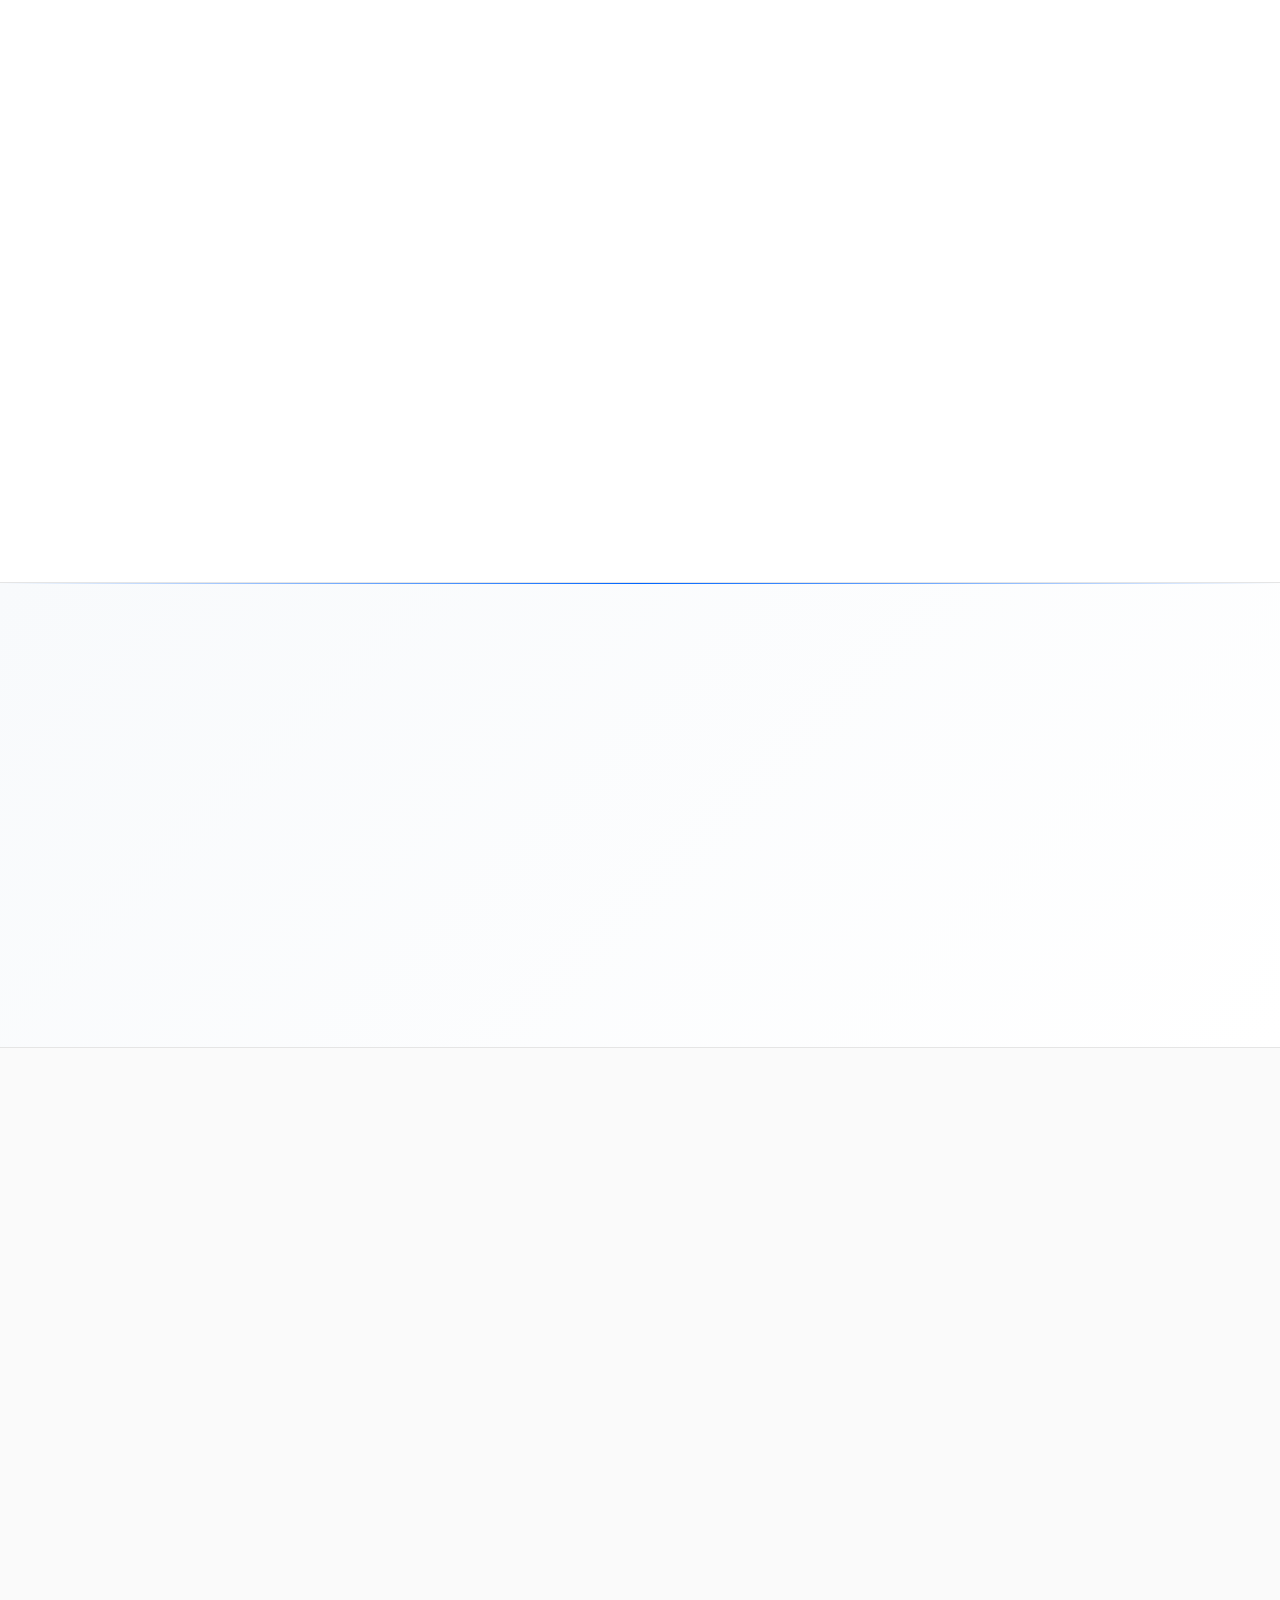
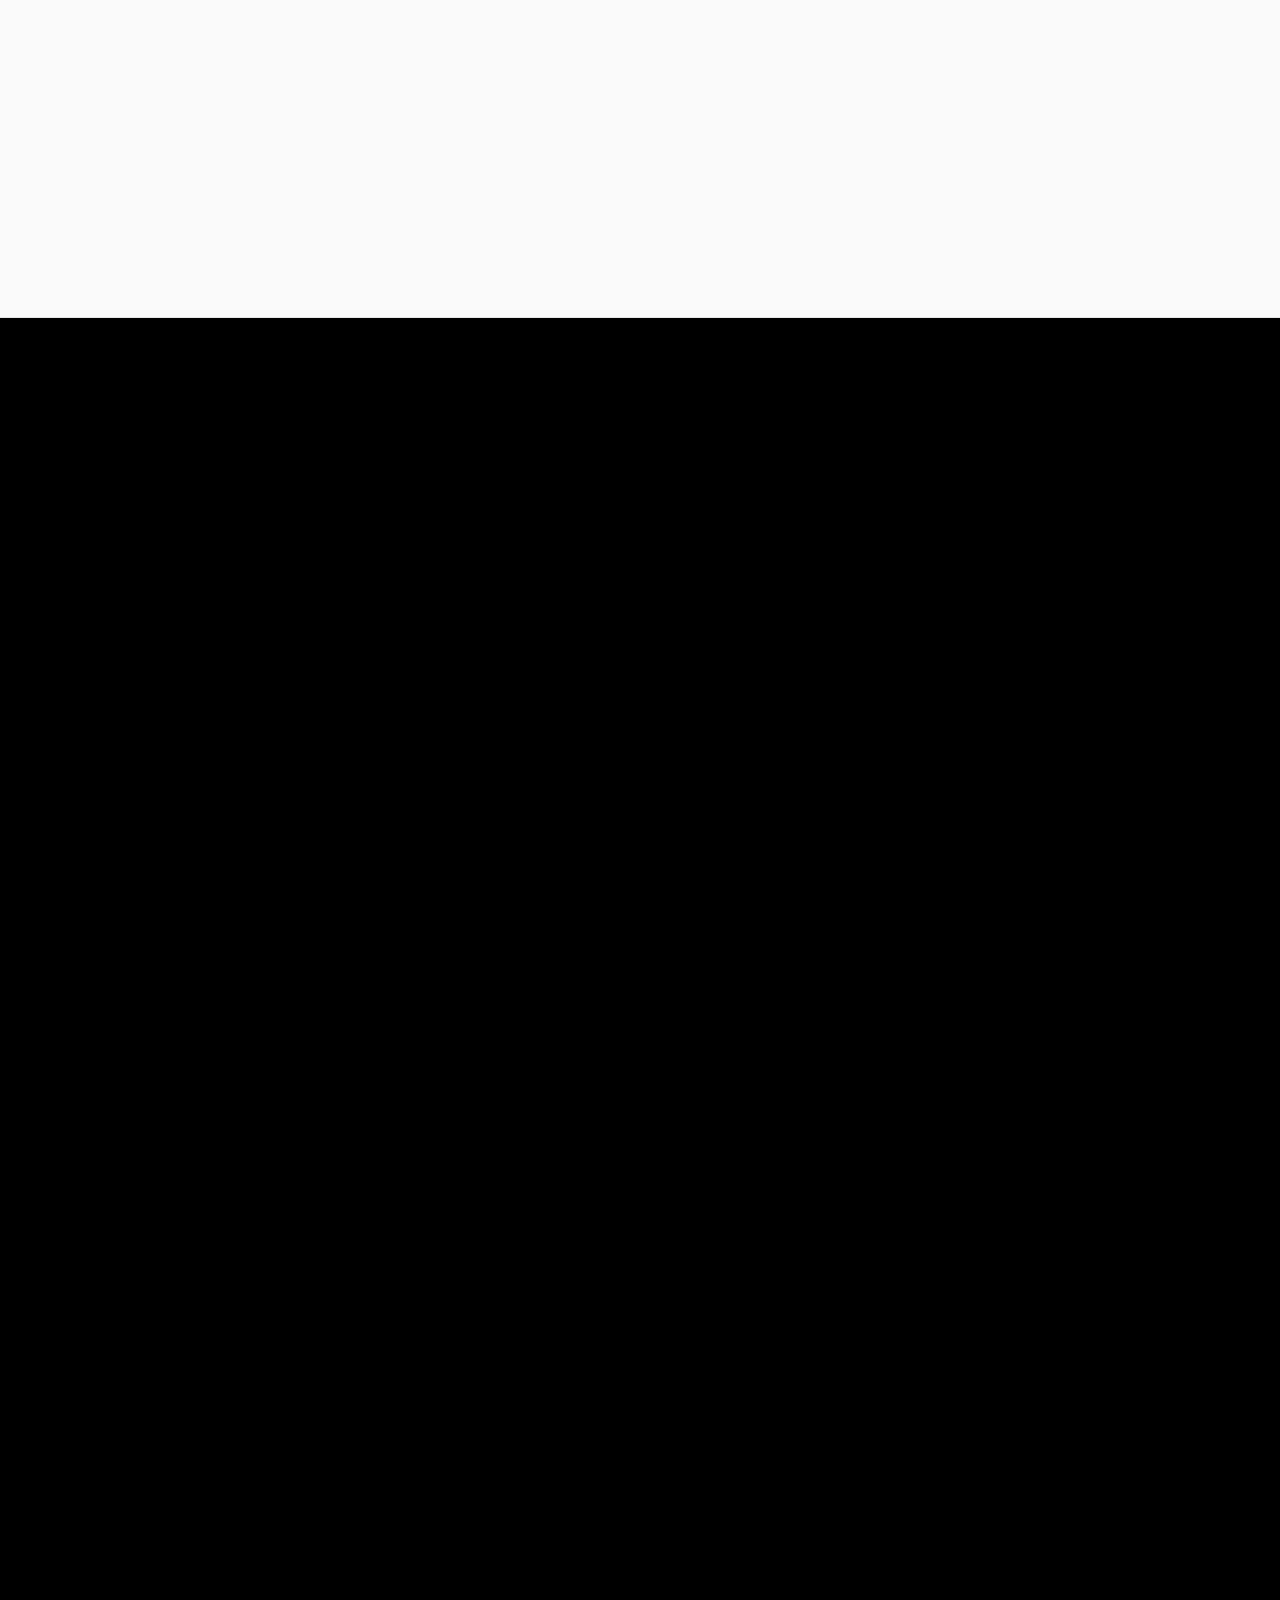
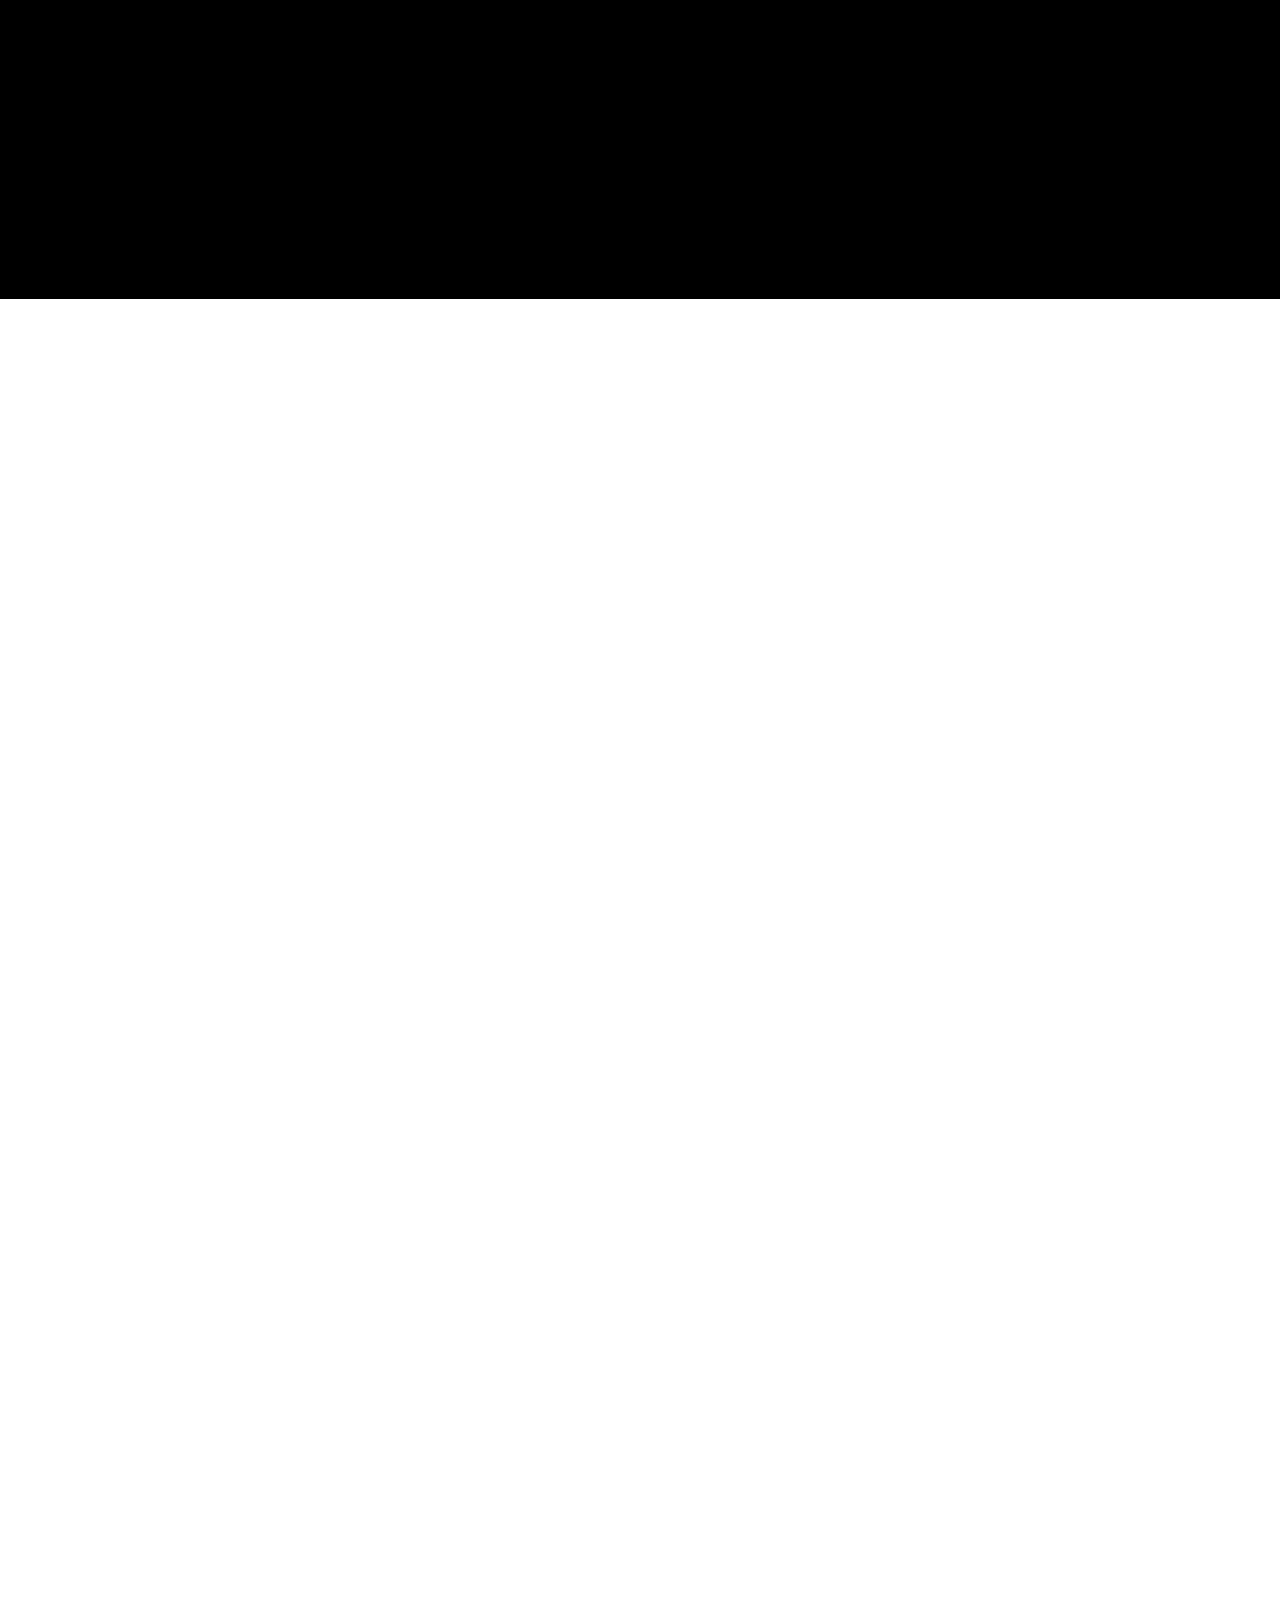
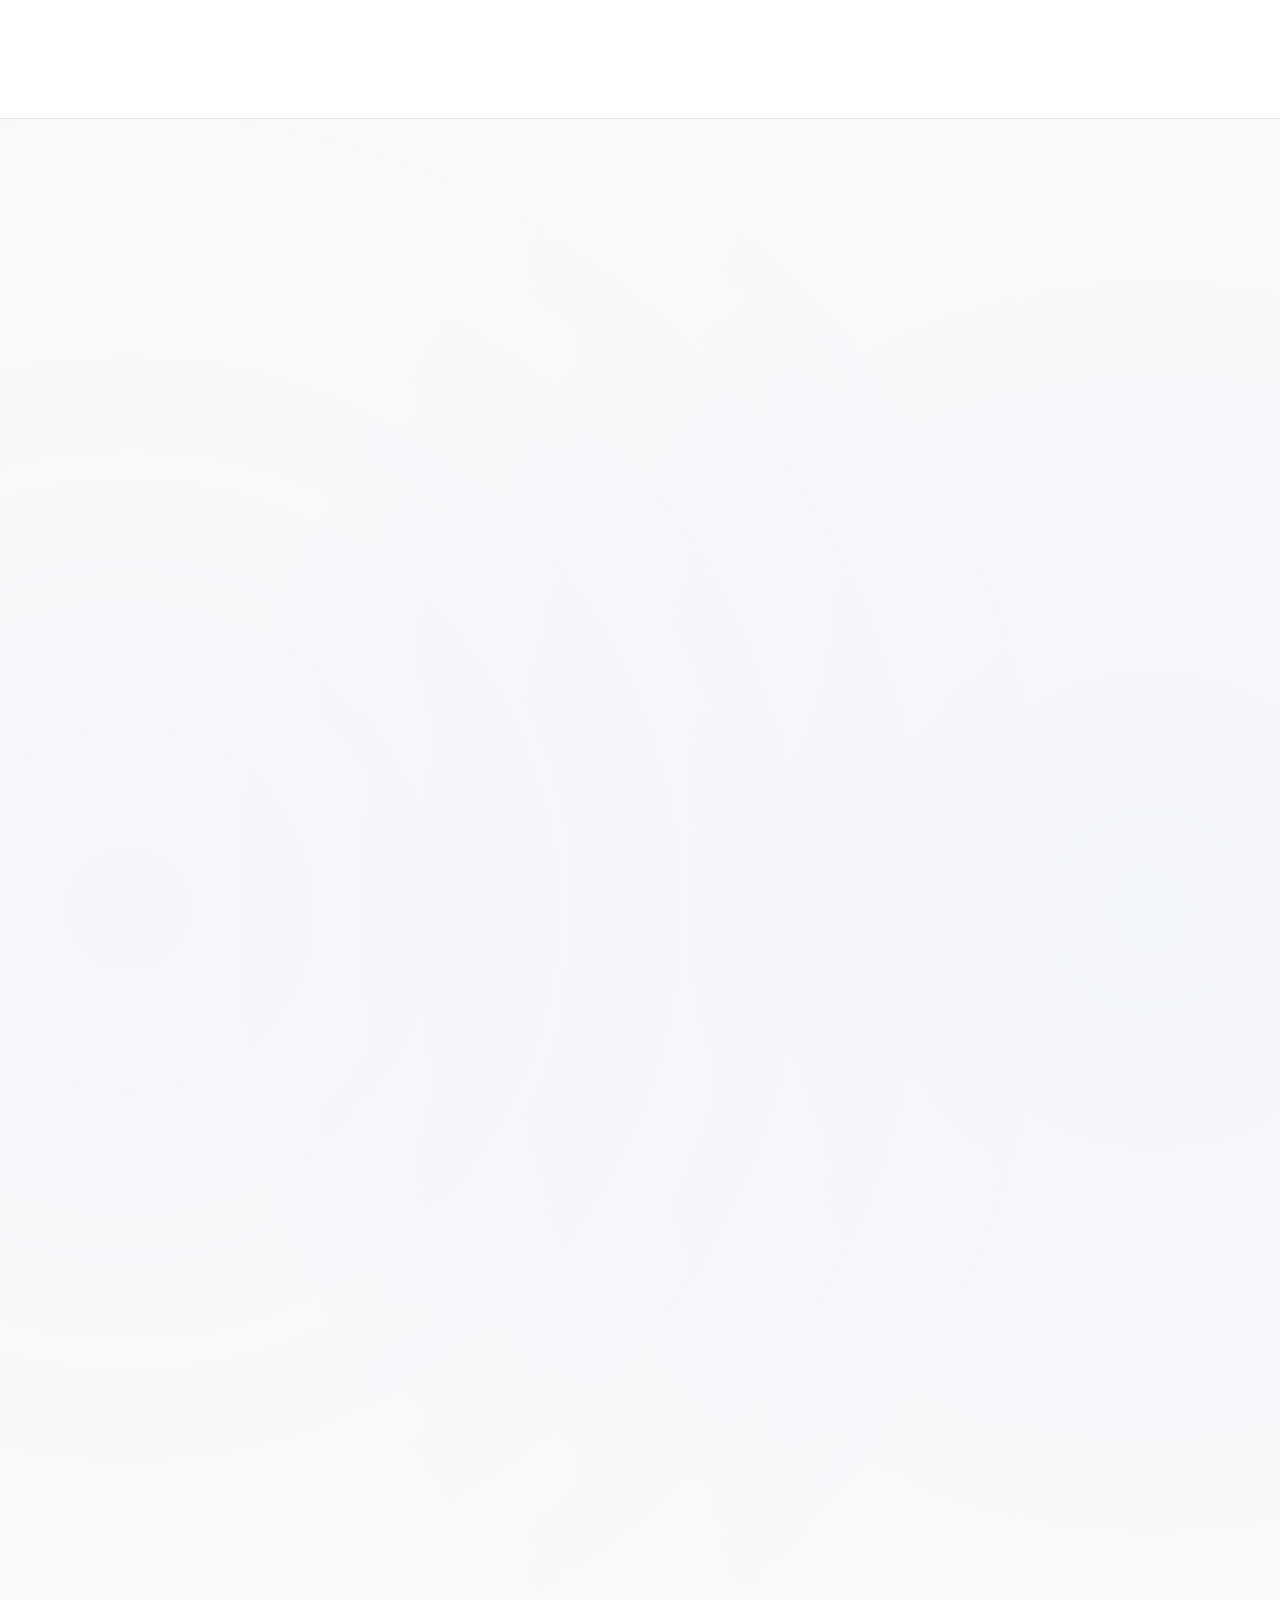
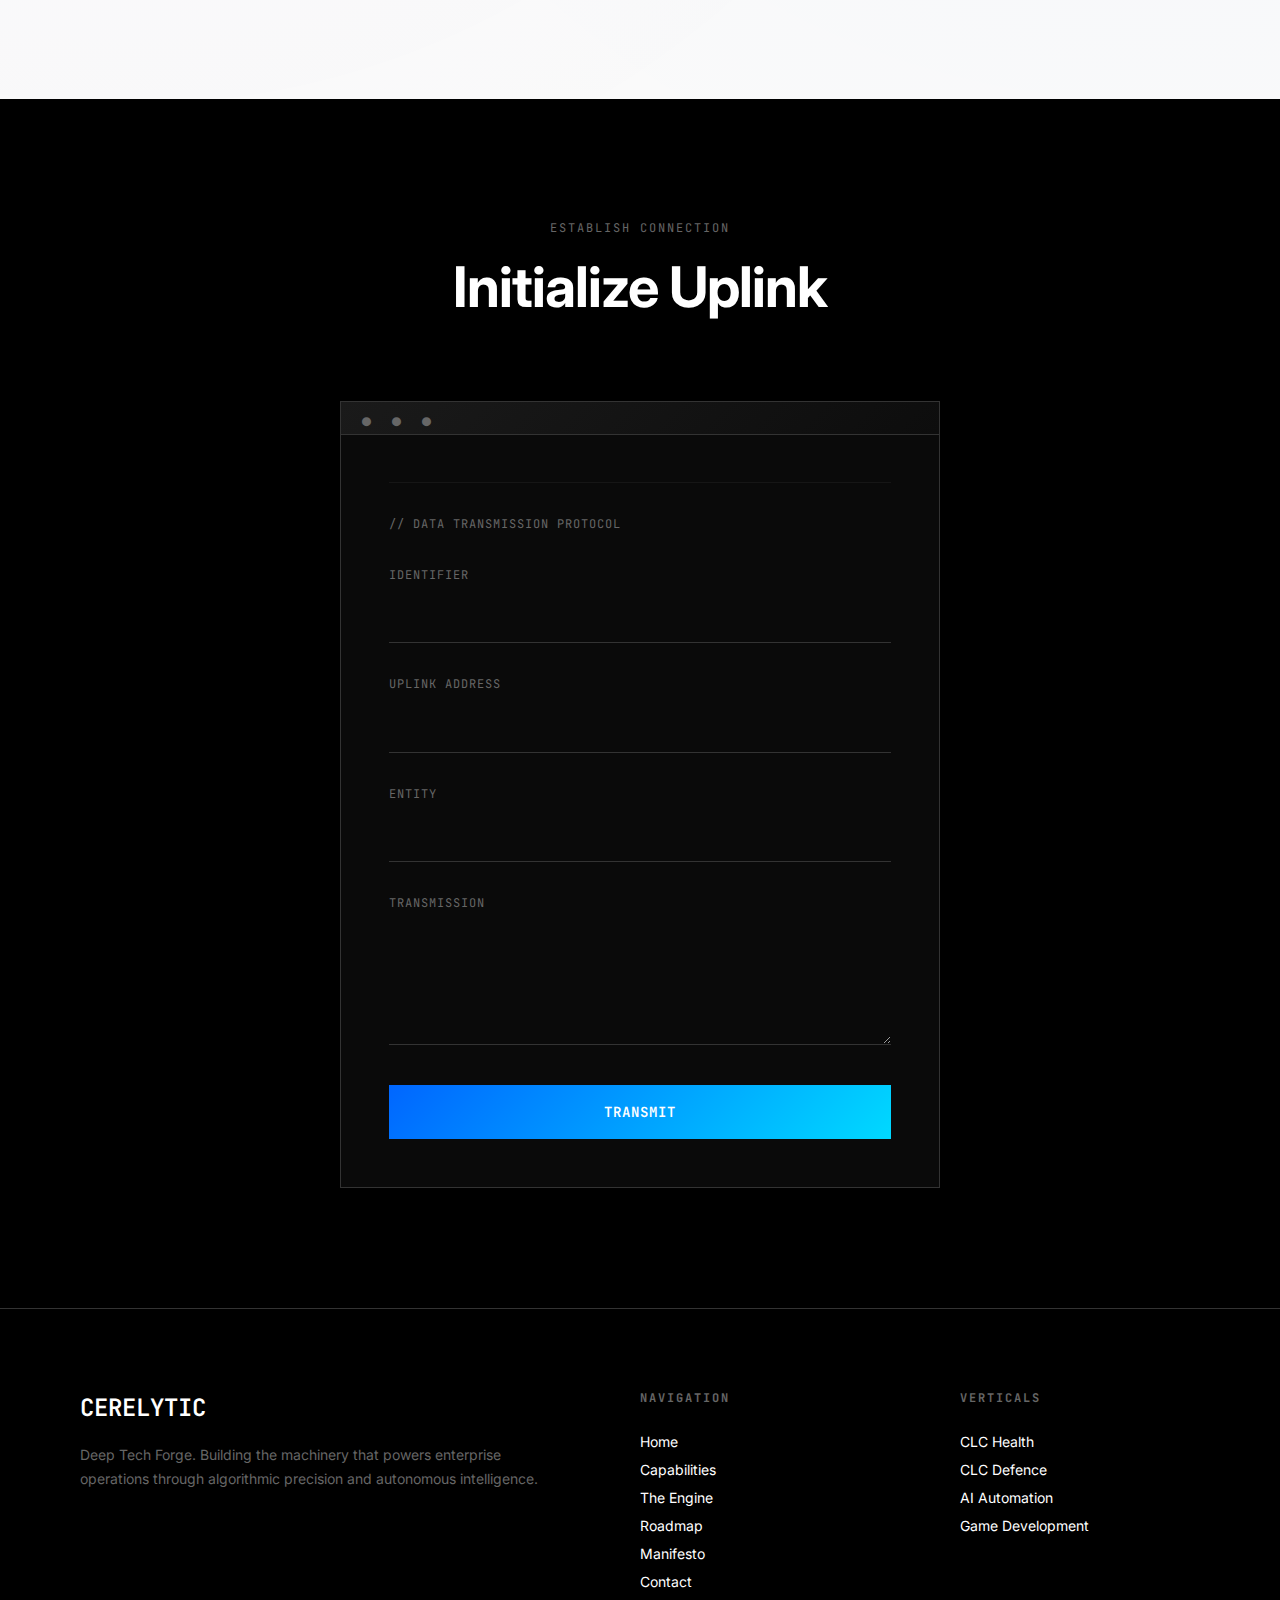
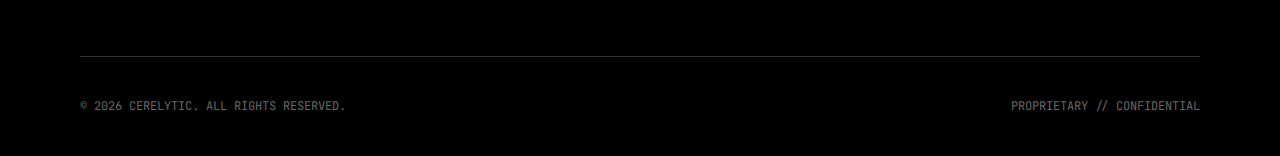
<file: design/olddesign/index.html>
<!DOCTYPE html>
<html lang="en">
<head>
    <meta charset="UTF-8">
    <meta name="viewport" content="width=device-width, initial-scale=1.0">
    <title>CERELYTIC — Deep Tech Forge</title>
    <link href="https://fonts.googleapis.com/css2?family=JetBrains+Mono:wght@300;400;500;600&family=Inter:wght@300;400;500;600;700&display=swap" rel="stylesheet">
    <link rel="stylesheet" href="style.css">
</head>
<body>
    <div class="cursor-glow" id="cursorGlow"></div>
    
    <!-- Mobile Menu Toggle -->
    <button class="mobile-menu-toggle" id="mobileMenuToggle">
        <span></span>
        <span></span>
        <span></span>
    </button>
    
    <nav id="mainNav">
        <div class="scroll-progress"></div>
        <div class="container">
            <div class="logo">CERELYTIC</div>
            <ul class="nav-links" id="navLinks">
                <li><a href="#home">HOME</a></li>
                <li><a href="#capabilities">CAPABILITIES</a></li>
                <li><a href="#engine">THE ENGINE</a></li>
                <li><a href="#roadmap">ROADMAP</a></li>
                <li><a href="#manifesto">MANIFESTO</a></li>
                <li><a href="#contact">CONTACT</a></li>
            </ul>
        </div>
    </nav>

    <!-- Home Section (Hero) -->
    <section class="hero" id="home">
        <div class="hero-background">
            <canvas id="nodeCanvas" class="node-graph"></canvas>
        </div>
        <div class="container">
            <div class="hero-content">
                <div class="hero-subtitle">DEEP TECH FORGE</div>
                <h1 class="hero-title">CERELYTIC</h1>
                <p class="hero-description">
                    Cerelytic is a deep-tech company that builds AI-driven systems to automate complex, data-heavy processes. It works across fields such as large-scale simulations, healthcare automation, defense logistics, and algorithmic fairness. Cerelytic designs modular intelligence that integrates into existing enterprise systems, turning raw data into unbiased, actionable decisions. Its focus is on precision, scalability, and ethical automation rather than traditional software services. 
                </p>
                <a href="#capabilities" class="hero-cta">
                    <span>EXPLORE CAPABILITIES</span>
                    <span>→</span>
                </a>
                
                <div class="hero-decorative-images">
                    <div class="hero-image-item hero-image-1">
                        <svg viewBox="0 0 200 200" fill="none" xmlns="http://www.w3.org/2000/svg">
                            <rect x="20" y="20" width="160" height="160" stroke="url(#heroGrad1)" stroke-width="2" rx="8" opacity="0.6"/>
                            <rect x="40" y="40" width="120" height="120" stroke="url(#heroGrad2)" stroke-width="2" rx="8" opacity="0.5"/>
                            <circle cx="100" cy="100" r="30" stroke="url(#heroGrad3)" stroke-width="2" opacity="0.4"/>
                            <defs>
                                <linearGradient id="heroGrad1" x1="0%" y1="0%" x2="100%" y2="100%">
                                    <stop offset="0%" style="stop-color:#0066FF;stop-opacity:1" />
                                    <stop offset="100%" style="stop-color:#00D9FF;stop-opacity:1" />
                                </linearGradient>
                                <linearGradient id="heroGrad2" x1="0%" y1="0%" x2="100%" y2="100%">
                                    <stop offset="0%" style="stop-color:#8B5CF6;stop-opacity:1" />
                                    <stop offset="100%" style="stop-color:#0066FF;stop-opacity:1" />
                                </linearGradient>
                                <linearGradient id="heroGrad3" x1="0%" y1="0%" x2="100%" y2="100%">
                                    <stop offset="0%" style="stop-color:#10B981;stop-opacity:1" />
                                    <stop offset="100%" style="stop-color:#00D9FF;stop-opacity:1" />
                                </linearGradient>
                            </defs>
                        </svg>
                    </div>
                    <div class="hero-image-item hero-image-2">
                        <svg viewBox="0 0 150 150" fill="none" xmlns="http://www.w3.org/2000/svg">
                            <path d="M75 15 L135 75 L75 135 L15 75 Z" stroke="#8B5CF6" stroke-width="2" opacity="0.4"/>
                            <circle cx="75" cy="75" r="40" stroke="#0066FF" stroke-width="2" opacity="0.3"/>
                            <circle cx="75" cy="75" r="20" stroke="#00D9FF" stroke-width="2" opacity="0.5"/>
                        </svg>
                    </div>
                    <div class="hero-image-item hero-image-3">
                        <svg viewBox="0 0 180 180" fill="none" xmlns="http://www.w3.org/2000/svg">
                            <polygon points="90,20 160,70 140,150 40,150 20,70" stroke="#FF6B35" stroke-width="2" opacity="0.4"/>
                            <polygon points="90,50 130,80 115,130 65,130 50,80" stroke="#8B5CF6" stroke-width="2" opacity="0.5"/>
                        </svg>
                    </div>
                </div>
            </div>
        </div>
    </section>

    <!-- Capabilities Section -->
<section id="capabilities">
    <div class="container">
        <div class="section-header reveal">
            <div class="section-label">CORE DOMAINS</div>
            <h2 class="section-title">Operational Capabilities</h2>
        </div>

        <div class="capabilities-grid reveal">
            <div class="capability-card">
                <div class="capability-number">01</div>
                <div class="capability-icon">
                    <svg width="32" height="32" viewBox="0 0 32 32" fill="none" stroke="currentColor" stroke-width="1.5">
                        <rect x="8" y="4" width="16" height="8" />
                        <rect x="4" y="20" width="8" height="8" />
                        <rect x="20" y="20" width="8" height="8" />
                        <line x1="16" y1="12" x2="16" y2="20" />
                        <line x1="16" y1="20" x2="8" y2="20" />
                        <line x1="16" y1="20" x2="24" y2="20" />
                    </svg>
                </div>
                <h3 class="capability-title">Fairness Automation</h3>
                <p class="capability-description">
                    Algorithmic auditors that scan datasets to identify and correct bias in real-time. 
                    The ethical core of our operational framework ensuring mathematical equity.
                </p>
                <div class="capability-visual">
                    <svg viewBox="0 0 120 120" fill="none" xmlns="http://www.w3.org/2000/svg">
                        <circle cx="60" cy="60" r="40" stroke="#0066FF" stroke-width="2" opacity="0.3"/>
                        <circle cx="60" cy="60" r="30" stroke="#00D9FF" stroke-width="2" opacity="0.4"/>
                        <circle cx="60" cy="60" r="20" stroke="#8B5CF6" stroke-width="2" opacity="0.5"/>
                        <line x1="30" y1="60" x2="90" y2="60" stroke="#0066FF" stroke-width="3"/>
                        <circle cx="30" cy="60" r="4" fill="#0066FF"/>
                        <circle cx="90" cy="60" r="4" fill="#0066FF"/>
                    </svg>
                </div>
            </div>

            <div class="capability-card">
                <div class="capability-number">02</div>
                <div class="capability-icon">
                    <svg width="32" height="32" viewBox="0 0 32 32" fill="none" stroke="currentColor" stroke-width="1.5">
                        <circle cx="16" cy="16" r="3" />
                        <circle cx="8" cy="8" r="2" />
                        <circle cx="24" cy="8" r="2" />
                        <circle cx="8" cy="24" r="2" />
                        <circle cx="24" cy="24" r="2" />
                        <line x1="13" y1="16" x2="9.5" y2="9.5" />
                        <line x1="19" y1="16" x2="22.5" y2="9.5" />
                        <line x1="13" y1="16" x2="9.5" y2="22.5" />
                        <line x1="19" y1="16" x2="22.5" y2="22.5" />
                    </svg>
                </div>
                <h3 class="capability-title">AI Automation</h3>
                <p class="capability-description">
                    End-to-end intelligent processing with autonomous agents that execute enterprise 
                    tasks without human intervention. Agentic workflows, not chatbots.
                </p>
                <div class="capability-visual">
                    <svg viewBox="0 0 120 120" fill="none" xmlns="http://www.w3.org/2000/svg">
                        <circle cx="60" cy="60" r="8" fill="#8B5CF6" opacity="0.6"/>
                        <circle cx="30" cy="30" r="6" fill="#8B5CF6" opacity="0.4"/>
                        <circle cx="90" cy="30" r="6" fill="#0066FF" opacity="0.4"/>
                        <circle cx="30" cy="90" r="6" fill="#00D9FF" opacity="0.4"/>
                        <circle cx="90" cy="90" r="6" fill="#10B981" opacity="0.4"/>
                        <line x1="60" y1="60" x2="30" y2="30" stroke="#8B5CF6" stroke-width="2" opacity="0.3"/>
                        <line x1="60" y1="60" x2="90" y2="30" stroke="#0066FF" stroke-width="2" opacity="0.3"/>
                        <line x1="60" y1="60" x2="30" y2="90" stroke="#00D9FF" stroke-width="2" opacity="0.3"/>
                        <line x1="60" y1="60" x2="90" y2="90" stroke="#10B981" stroke-width="2" opacity="0.3"/>
                    </svg>
                </div>
            </div>

            <div class="capability-card">
                <div class="capability-number">03</div>
                <div class="capability-icon">
                    <svg width="32" height="32" viewBox="0 0 32 32" fill="none" stroke="currentColor" stroke-width="1.5">
                        <path d="M4 16 L16 4 L28 16 L16 28 Z" />
                        <circle cx="16" cy="16" r="4" />
                    </svg>
                </div>
                <h3 class="capability-title">Game Development</h3>
                <p class="capability-description">
                    High-fidelity simulation engines for massive-scale logic stress-testing. 
                    Using Unreal and Unity to prove system resilience under extreme conditions.
                </p>
                <div class="capability-visual">
                    <svg viewBox="0 0 120 120" fill="none" xmlns="http://www.w3.org/2000/svg">
                        <rect x="20" y="20" width="80" height="80" stroke="#FF6B35" stroke-width="2" opacity="0.3" rx="4"/>
                        <rect x="30" y="30" width="60" height="60" stroke="#FF6B35" stroke-width="2" opacity="0.4" rx="4"/>
                        <rect x="40" y="40" width="40" height="40" stroke="#8B5CF6" stroke-width="2" opacity="0.5" rx="4"/>
                        <circle cx="60" cy="60" r="10" fill="#FF6B35" opacity="0.4"/>
                    </svg>
                </div>
            </div>
        </div>
    </div>
</section>

    <!-- Stats Section -->
    <section class="stats-section">
        <div class="container">
            <div class="stats-grid">
                <div class="stat-item reveal">
                    <div class="stat-number" data-target="99.7">0</div>
                    <div class="stat-label">Accuracy Rate</div>
                    <div class="stat-description">In bias detection algorithms</div>
                </div>
                <div class="stat-item reveal">
                    <div class="stat-number" data-target="10">0</div>
                    <div class="stat-label">Million+ Records</div>
                    <div class="stat-description">Processed monthly</div>
                </div>
                <div class="stat-item reveal">
                    <div class="stat-number" data-target="47">0</div>
                    <div class="stat-label">Reduction in Processing Time</div>
                    <div class="stat-description">Average across deployments</div>
                </div>
                <div class="stat-item reveal">
                    <div class="stat-number" data-target="24">0</div>
                    <div class="stat-label">Hour Deployment</div>
                    <div class="stat-description">From integration to production</div>
                </div>
            </div>
        </div>
    </section>

    <!-- CLC Verticals Section -->
    <section class="clc-section">
        <div class="container">
            <div class="section-header reveal">
                <div class="section-label">SPECIALIZED NODES</div>
                <h2 class="section-title">CLC Verticals</h2>
            </div>

            <div class="clc-grid reveal">
                <div class="clc-item">
                    <div class="clc-bg-pattern">
                        <svg viewBox="0 0 200 200" fill="none" xmlns="http://www.w3.org/2000/svg">
                            <circle cx="100" cy="100" r="80" stroke="#10B981" stroke-width="1" opacity="0.2"/>
                            <circle cx="100" cy="100" r="60" stroke="#00D9FF" stroke-width="1" opacity="0.2"/>
                            <circle cx="100" cy="100" r="40" stroke="#10B981" stroke-width="1" opacity="0.2"/>
                            <path d="M100 20 L100 180 M20 100 L180 100" stroke="#10B981" stroke-width="1" opacity="0.15"/>
                        </svg>
                    </div>
                    <div class="clc-label">CLC HEALTH</div>
                    <h3 class="clc-title">Bio-Data Billing</h3>
                    <p class="clc-description">
                        Resolving the disconnect between patient care and financial reality. 
                        We automate the audit of medical coding to ensure fairness for patients 
                        and providers, eliminating administrative inefficiency at the intersection 
                        of healthcare and finance.
                    </p>
                </div>

                <div class="clc-item">
                    <div class="clc-bg-pattern">
                        <svg viewBox="0 0 200 200" fill="none" xmlns="http://www.w3.org/2000/svg">
                            <rect x="40" y="40" width="120" height="120" stroke="#0066FF" stroke-width="1" opacity="0.2"/>
                            <rect x="60" y="60" width="80" height="80" stroke="#8B5CF6" stroke-width="1" opacity="0.2"/>
                            <rect x="80" y="80" width="40" height="40" stroke="#0066FF" stroke-width="1" opacity="0.2"/>
                            <path d="M40 100 L160 100 M100 40 L100 160" stroke="#0066FF" stroke-width="1" opacity="0.15"/>
                        </svg>
                    </div>
                    <div class="clc-label">CLC DEFENCE</div>
                    <h3 class="clc-title">Security Logistics</h3>
                    <p class="clc-description">
                        Predictive modeling for strategic resource allocation. Ensuring assets 
                        are deployed based on objective data, not administrative guessing. 
                        Intelligence-driven logistics for defense operations.
                    </p>
                </div>
            </div>
        </div>
    </section>

    <!-- Engine Section -->
<section id="engine" class="engine-section">
    <div class="container">
        <div class="section-header reveal">
            <div class="section-label">TECHNICAL METHODOLOGY</div>
            <h2 class="section-title">The Node Architecture</h2>
        </div>

        <div class="process-flow reveal">
            <div class="flow-diagram">
                <svg viewBox="0 0 1200 200" fill="none" xmlns="http://www.w3.org/2000/svg">
                    <defs>
                        <linearGradient id="grad1" x1="0%" y1="0%" x2="100%" y2="0%">
                            <stop offset="0%" style="stop-color:#0066FF;stop-opacity:1" />
                            <stop offset="100%" style="stop-color:#00D9FF;stop-opacity:1" />
                        </linearGradient>
                        <linearGradient id="grad2" x1="0%" y1="0%" x2="100%" y2="0%">
                            <stop offset="0%" style="stop-color:#00D9FF;stop-opacity:1" />
                            <stop offset="100%" style="stop-color:#8B5CF6;stop-opacity:1" />
                        </linearGradient>
                        <linearGradient id="grad3" x1="0%" y1="0%" x2="100%" y2="0%">
                            <stop offset="0%" style="stop-color:#8B5CF6;stop-opacity:1" />
                            <stop offset="100%" style="stop-color:#10B981;stop-opacity:1" />
                        </linearGradient>
                    </defs>
                    
                    <rect x="50" y="60" width="200" height="80" stroke="url(#grad1)" stroke-width="2" fill="rgba(0,102,255,0.05)" rx="4"/>
                    <text x="150" y="105" fill="#0066FF" font-family="monospace" font-size="14" text-anchor="middle" font-weight="bold">INGESTION</text>

                    <rect x="350" y="60" width="200" height="80" stroke="url(#grad2)" stroke-width="2" fill="rgba(0,217,255,0.05)" rx="4"/>
                    <text x="450" y="105" fill="#8B5CF6" font-family="monospace" font-size="14" text-anchor="middle" font-weight="bold">STRUCTURING</text>

                    <rect x="650" y="60" width="200" height="80" stroke="url(#grad3)" stroke-width="2" fill="rgba(139,92,246,0.05)" rx="4"/>
                    <text x="750" y="105" fill="#8B5CF6" font-family="monospace" font-size="14" text-anchor="middle" font-weight="bold">FAIRNESS</text>

                    <rect x="950" y="60" width="200" height="80" stroke="#10B981" stroke-width="2" fill="rgba(16,185,129,0.05)" rx="4"/>
                    <text x="1050" y="105" fill="#10B981" font-family="monospace" font-size="14" text-anchor="middle" font-weight="bold">EXECUTION</text>
                    
                    <path d="M 250 100 L 350 100" stroke="url(#grad1)" stroke-width="2" marker-end="url(#arrowhead1)"/>
                    <path d="M 550 100 L 650 100" stroke="url(#grad2)" stroke-width="2" marker-end="url(#arrowhead2)"/>
                    <path d="M 850 100 L 950 100" stroke="url(#grad3)" stroke-width="2" marker-end="url(#arrowhead3)"/>
                    
                    <defs>
                        <marker id="arrowhead1" markerWidth="10" markerHeight="10" refX="9" refY="3" orient="auto">
                            <polygon points="0 0, 10 3, 0 6" fill="#00D9FF" />
                        </marker>
                        <marker id="arrowhead2" markerWidth="10" markerHeight="10" refX="9" refY="3" orient="auto">
                            <polygon points="0 0, 10 3, 0 6" fill="#8B5CF6" />
                        </marker>
                        <marker id="arrowhead3" markerWidth="10" markerHeight="10" refX="9" refY="3" orient="auto">
                            <polygon points="0 0, 10 3, 0 6" fill="#10B981" />
                        </marker>
                    </defs>
                </svg>
            </div>

            <div class="process-steps">
                <div class="process-step">
                    <div class="step-number">PHASE 01</div>
                    <h3 class="step-title">Ingestion</h3>
                    <p class="step-description">
                        Raw, unstructured data intake. Health records, financial logs, 
                        operational datasets absorbed without preprocessing requirements.
                    </p>
                    <div class="process-connector"></div>
                </div>

                <div class="process-step">
                    <div class="step-number">PHASE 02</div>
                    <h3 class="step-title">Structuring</h3>
                    <p class="step-description">
                        AI agents convert chaos into structured formats. JSON, SQL, 
                        and semantic ontologies emerge from data entropy.
                    </p>
                    <div class="process-connector"></div>
                </div>

                <div class="process-step">
                    <div class="step-number">PHASE 03</div>
                    <h3 class="step-title">Fairness Filter</h3>
                    <p class="step-description">
                        The Cerelytic Core checks for anomalies and bias. Mathematical 
                        auditing ensures ethical integrity of all outputs.
                    </p>
                    <div class="process-connector"></div>
                </div>

                <div class="process-step">
                    <div class="step-number">PHASE 04</div>
                    <h3 class="step-title">Execution</h3>
                    <p class="step-description">
                        The system outputs decisions or actions. Autonomous execution 
                        without human bottlenecks.
                    </p>
                </div>
            </div>

            <div class="tech-visualization reveal">
                <h3 class="tech-viz-title">Core Technology Stack</h3>
                <div class="tech-viz-grid">
                    <div class="tech-viz-card">
                        <div class="tech-viz-icon">
                            <svg viewBox="0 0 100 100" fill="none" xmlns="http://www.w3.org/2000/svg">
                                <circle cx="50" cy="50" r="35" stroke="#0066FF" stroke-width="2"/>
                                <circle cx="50" cy="50" r="25" stroke="#00D9FF" stroke-width="2"/>
                                <circle cx="50" cy="50" r="15" stroke="#8B5CF6" stroke-width="2"/>
                                <line x1="50" y1="15" x2="50" y2="85" stroke="#0066FF" stroke-width="1"/>
                                <line x1="15" y1="50" x2="85" y2="50" stroke="#0066FF" stroke-width="1"/>
                            </svg>
                        </div>
                        <h4>Modular Architecture</h4>
                        <p>Independent nodes that integrate seamlessly with existing enterprise infrastructure</p>
                    </div>

                    <div class="tech-viz-card">
                        <div class="tech-viz-icon">
                            <svg viewBox="0 0 100 100" fill="none" xmlns="http://www.w3.org/2000/svg">
                                <path d="M20 80 L50 20 L80 80 Z" stroke="#10B981" stroke-width="2"/>
                                <path d="M30 70 L50 35 L70 70 Z" stroke="#00D9FF" stroke-width="2"/>
                                <circle cx="50" cy="50" r="8" fill="#8B5CF6"/>
                            </svg>
                        </div>
                        <h4>Real-Time Processing</h4>
                        <p>Millisecond latency for critical decision-making operations at enterprise scale</p>
                    </div>

                    <div class="tech-viz-card">
                        <div class="tech-viz-icon">
                            <svg viewBox="0 0 100 100" fill="none" xmlns="http://www.w3.org/2000/svg">
                                <rect x="15" y="15" width="70" height="70" stroke="#FF6B35" stroke-width="2" rx="4"/>
                                <rect x="25" y="25" width="50" height="50" stroke="#8B5CF6" stroke-width="2" rx="4"/>
                                <rect x="35" y="35" width="30" height="30" stroke="#0066FF" stroke-width="2" rx="4"/>
                            </svg>
                        </div>
                        <h4>Security First</h4>
                        <p>Military-grade encryption with zero-trust architecture for sensitive data operations</p>
                    </div>
                </div>
            </div>
        </div>
    </div>
</section>

    <!-- Roadmap Section -->
<section id="roadmap">
    <div class="container">
        <div class="section-header reveal">
            <div class="section-label">STRATEGIC EVOLUTION</div>
            <h2 class="section-title">Development Roadmap</h2>
        </div>

        <div class="roadmap-timeline">
            <div class="timeline-item reveal">
                <div>
                    <div class="timeline-version">V.1</div>
                    <div class="timeline-label">CURRENT STATE</div>
                </div>
                <div class="timeline-content">
                    <h3>The Foundation</h3>
                    <p>Establishing core AI auditing tools and operational frameworks.</p>
                    <ul>
                        <li>Launching CLC Health pilot programs</li>
                        <li>Perfecting the Fairness Algorithm for financial sectors</li>
                        <li>Internal game simulation testing at scale</li>
                    </ul>
                </div>
            </div>

            <div class="timeline-item reveal">
                <div>
                    <div class="timeline-version">V.2</div>
                    <div class="timeline-label">NEAR FUTURE</div>
                </div>
                <div class="timeline-content">
                    <h3>Expansion & Interoperability</h3>
                    <p>Scaling operations and opening integration pathways.</p>
                    <ul>
                        <li>Opening the API for third-party developers</li>
                        <li>Deploying CLC Defence modules for logistics operations</li>
                        <li>Full automation of legal compliance checks</li>
                    </ul>
                </div>
            </div>

            <div class="timeline-item reveal">
                <div>
                    <div class="timeline-version">V.3</div>
                    <div class="timeline-label">THE HORIZON</div>
                </div>
                <div class="timeline-content">
                    <h3>The Operating System for Truth</h3>
                    <p>
                        Cerelytic becomes the standard background process for all major 
                        enterprise decisions, ensuring mathematical fairness globally.
                    </p>
                </div>
            </div>
        </div>
    </div>
</section>

    <!-- Manifesto Section -->
<section id="manifesto" class="manifesto-section">
    <div class="container">
        <div class="section-header reveal">
            <div class="section-label">PHILOSOPHY</div>
            <h2 class="section-title">Our Manifesto</h2>
        </div>

        <div class="manifesto-content reveal">
            <p class="manifesto-text">
                <strong>We exist to solve Systemic Friction.</strong> Whether in healthcare billing, 
                defense logistics, or gaming simulations, complexity creates inefficiency. 
                Cerelytic automates the resolution of this complexity.
            </p>

            <div class="manifesto-quote">
                "We don't build services. We forge the machinery that powers enterprise operations."
            </div>

            <p class="manifesto-text">
                Traditional systems accumulate layers of human decision-making, each introducing 
                latency and bias. Our approach eliminates these layers through <strong>algorithmic 
                precision</strong> and <strong>autonomous intelligence</strong>.
            </p>

            <p class="manifesto-text">
                The future belongs to organizations that operate on <strong>mathematical fairness</strong> 
                rather than institutional inertia. Cerelytic is building that future, one node at a time.
            </p>

            <div class="case-studies-visual">
                <h3 class="case-studies-title">Proven Impact</h3>
                <div class="case-studies-grid">
                    <div class="case-study-card">
                        <div class="case-study-image">
                            <svg viewBox="0 0 300 200" fill="none" xmlns="http://www.w3.org/2000/svg">
                                <rect width="300" height="200" fill="url(#caseGrad1)"/>
                                <circle cx="150" cy="100" r="60" stroke="white" stroke-width="2" opacity="0.3"/>
                                <circle cx="150" cy="100" r="40" stroke="white" stroke-width="2" opacity="0.5"/>
                                <circle cx="150" cy="100" r="20" stroke="white" stroke-width="2" opacity="0.7"/>
                                <defs>
                                    <linearGradient id="caseGrad1" x1="0%" y1="0%" x2="100%" y2="100%">
                                        <stop offset="0%" style="stop-color:#0066FF;stop-opacity:0.9" />
                                        <stop offset="100%" style="stop-color:#00D9FF;stop-opacity:0.9" />
                                    </linearGradient>
                                </defs>
                            </svg>
                        </div>
                        <div class="case-study-content">
                            <h4>Healthcare Provider Network</h4>
                            <p>Reduced billing errors by 73% while processing 2M+ patient records monthly</p>
                        </div>
                    </div>

                    <div class="case-study-card">
                        <div class="case-study-image">
                            <svg viewBox="0 0 300 200" fill="none" xmlns="http://www.w3.org/2000/svg">
                                <rect width="300" height="200" fill="url(#caseGrad2)"/>
                                <path d="M50 150 L100 100 L150 120 L200 60 L250 80" stroke="white" stroke-width="3" fill="none"/>
                                <circle cx="50" cy="150" r="6" fill="white"/>
                                <circle cx="100" cy="100" r="6" fill="white"/>
                                <circle cx="150" cy="120" r="6" fill="white"/>
                                <circle cx="200" cy="60" r="6" fill="white"/>
                                <circle cx="250" cy="80" r="6" fill="white"/>
                                <defs>
                                    <linearGradient id="caseGrad2" x1="0%" y1="0%" x2="100%" y2="100%">
                                        <stop offset="0%" style="stop-color:#8B5CF6;stop-opacity:0.9" />
                                        <stop offset="100%" style="stop-color:#0066FF;stop-opacity:0.9" />
                                    </linearGradient>
                                </defs>
                            </svg>
                        </div>
                        <div class="case-study-content">
                            <h4>Defense Logistics System</h4>
                            <p>Optimized resource allocation with 89% prediction accuracy across 500+ assets</p>
                        </div>
                    </div>

                    <div class="case-study-card">
                        <div class="case-study-image">
                            <svg viewBox="0 0 300 200" fill="none" xmlns="http://www.w3.org/2000/svg">
                                <rect width="300" height="200" fill="url(#caseGrad3)"/>
                                <rect x="60" y="60" width="180" height="80" stroke="white" stroke-width="2" rx="4" opacity="0.4"/>
                                <rect x="80" y="80" width="140" height="40" stroke="white" stroke-width="2" rx="4" opacity="0.6"/>
                                <line x1="100" y1="100" x2="200" y2="100" stroke="white" stroke-width="2"/>
                                <defs>
                                    <linearGradient id="caseGrad3" x1="0%" y1="0%" x2="100%" y2="100%">
                                        <stop offset="0%" style="stop-color:#10B981;stop-opacity:0.9" />
                                        <stop offset="100%" style="stop-color:#00D9FF;stop-opacity:0.9" />
                                    </linearGradient>
                                </defs>
                            </svg>
                        </div>
                        <div class="case-study-content">
                            <h4>Simulation Testing Framework</h4>
                            <p>Stress-tested 10,000+ scenarios identifying 94% of edge cases before deployment</p>
                        </div>
                    </div>
                </div>
            </div>
        </div>
    </div>
</section>

    <!-- Contact Section -->
<section id="contact" class="contact-section">
    <div class="container">
        <div class="contact-header">
            <div class="section-label">ESTABLISH CONNECTION</div>
            <h2 class="section-title">Initialize Uplink</h2>
        </div>

        <form class="terminal-form" onsubmit="return handleSubmit(event)">
            <div class="terminal-header">// DATA TRANSMISSION PROTOCOL</div>
            
            <div class="form-group">
                <label class="form-label" for="name">IDENTIFIER</label>
                <input type="text" id="name" class="form-input" required>
            </div>

            <div class="form-group">
                <label class="form-label" for="email">UPLINK ADDRESS</label>
                <input type="email" id="email" class="form-input" required>
            </div>

            <div class="form-group">
                <label class="form-label" for="organization">ENTITY</label>
                <input type="text" id="organization" class="form-input">
            </div>

            <div class="form-group">
                <label class="form-label" for="message">TRANSMISSION</label>
                <textarea id="message" class="form-textarea" required></textarea>
            </div>

            <button type="submit" class="form-submit">TRANSMIT</button>
        </form>
    </div>
</section>

    <!-- Footer -->
    <footer>
        <div class="container">
            <div class="footer-content">
                <div>
                    <div class="footer-brand">CERELYTIC</div>
                    <p class="footer-tagline">
                        Deep Tech Forge. Building the machinery that powers enterprise operations 
                        through algorithmic precision and autonomous intelligence.
                    </p>
                </div>

                <div class="footer-section">
                    <h4>Navigation</h4>
                    <ul class="footer-links">
                        <li><a href="#home">Home</a></li>
                        <li><a href="#capabilities">Capabilities</a></li>
                        <li><a href="#engine">The Engine</a></li>
                        <li><a href="#roadmap">Roadmap</a></li>
                        <li><a href="#manifesto">Manifesto</a></li>
                        <li><a href="#contact">Contact</a></li>
                    </ul>
                </div>

                <div class="footer-section">
                    <h4>Verticals</h4>
                    <ul class="footer-links">
                        <li><a href="#capabilities">CLC Health</a></li>
                        <li><a href="#capabilities">CLC Defence</a></li>
                        <li><a href="#capabilities">AI Automation</a></li>
                        <li><a href="#capabilities">Game Development</a></li>
                    </ul>
                </div>
            </div>

            <div class="footer-bottom">
                <div>© 2026 CERELYTIC. ALL RIGHTS RESERVED.</div>
                <div>PROPRIETARY // CONFIDENTIAL</div>
            </div>
        </div>
    </footer>

    <script src="script.js"></script>
</body>
</html>
</file>
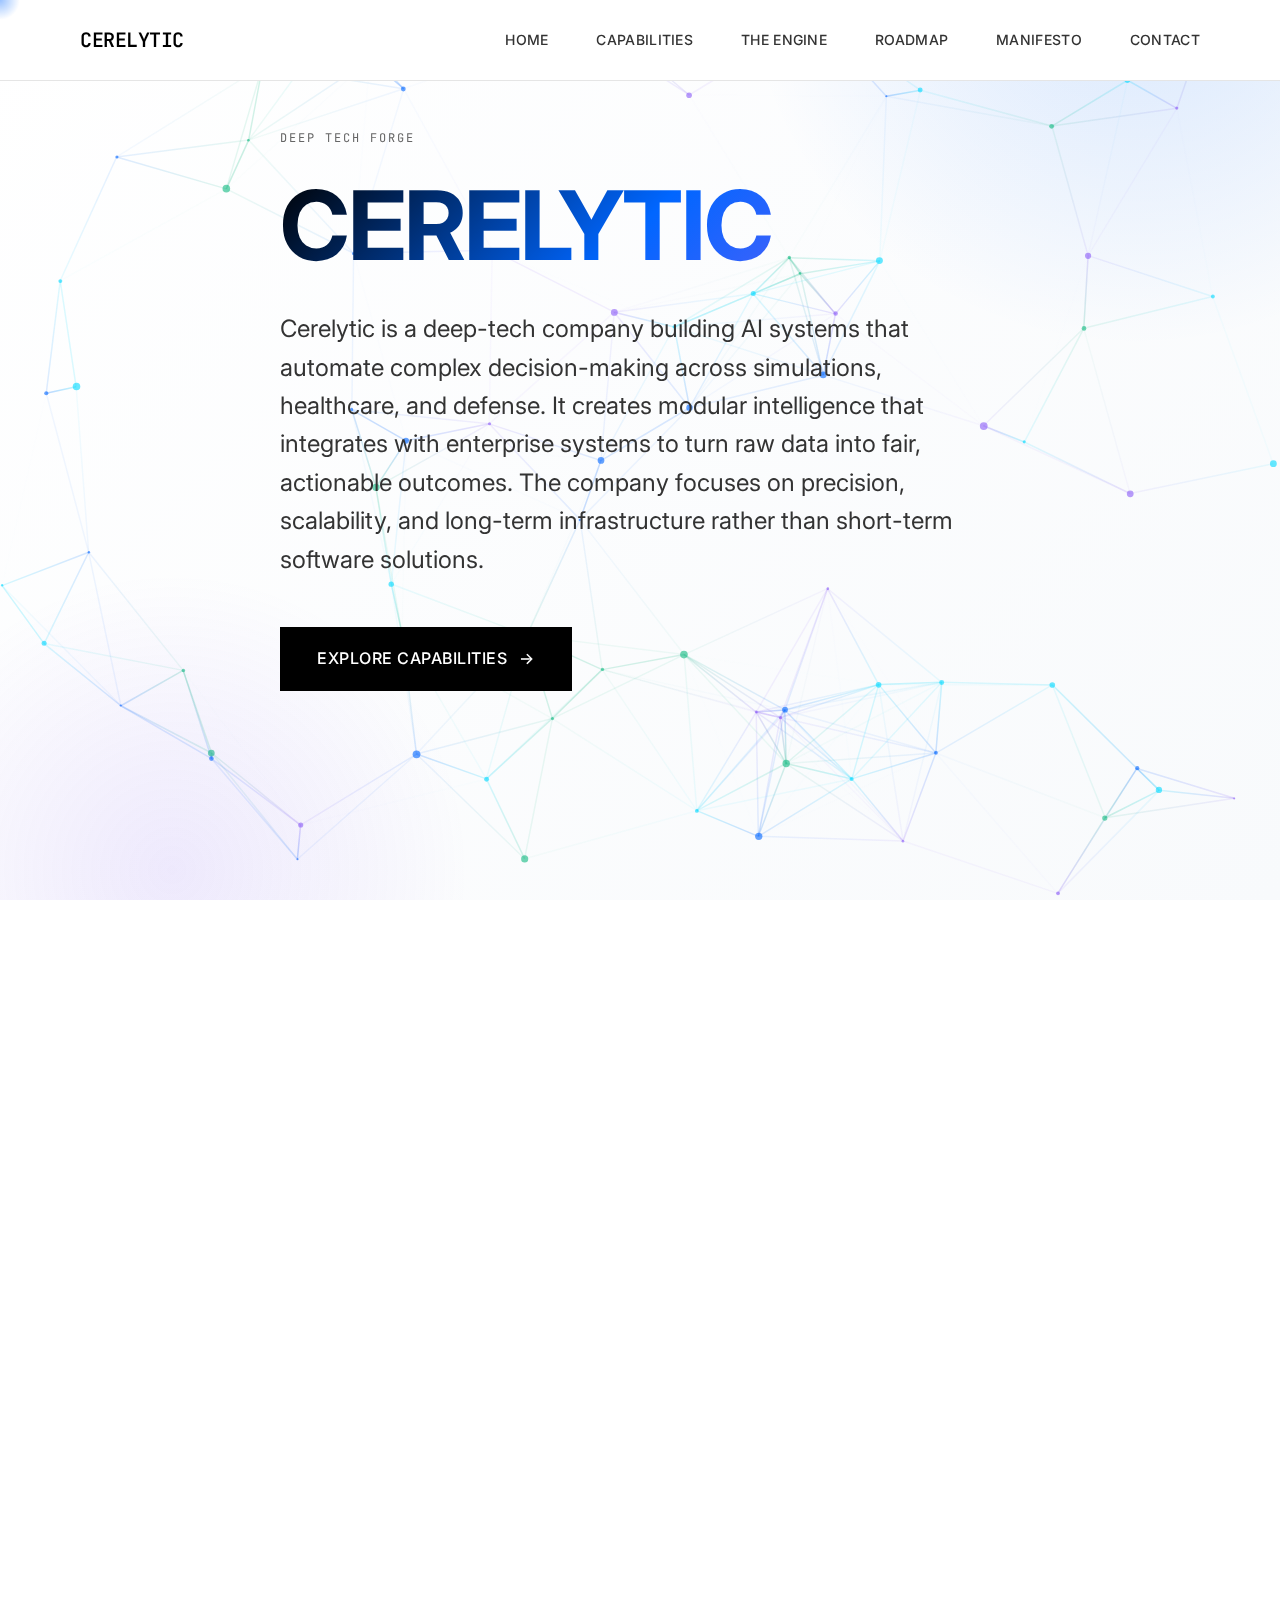
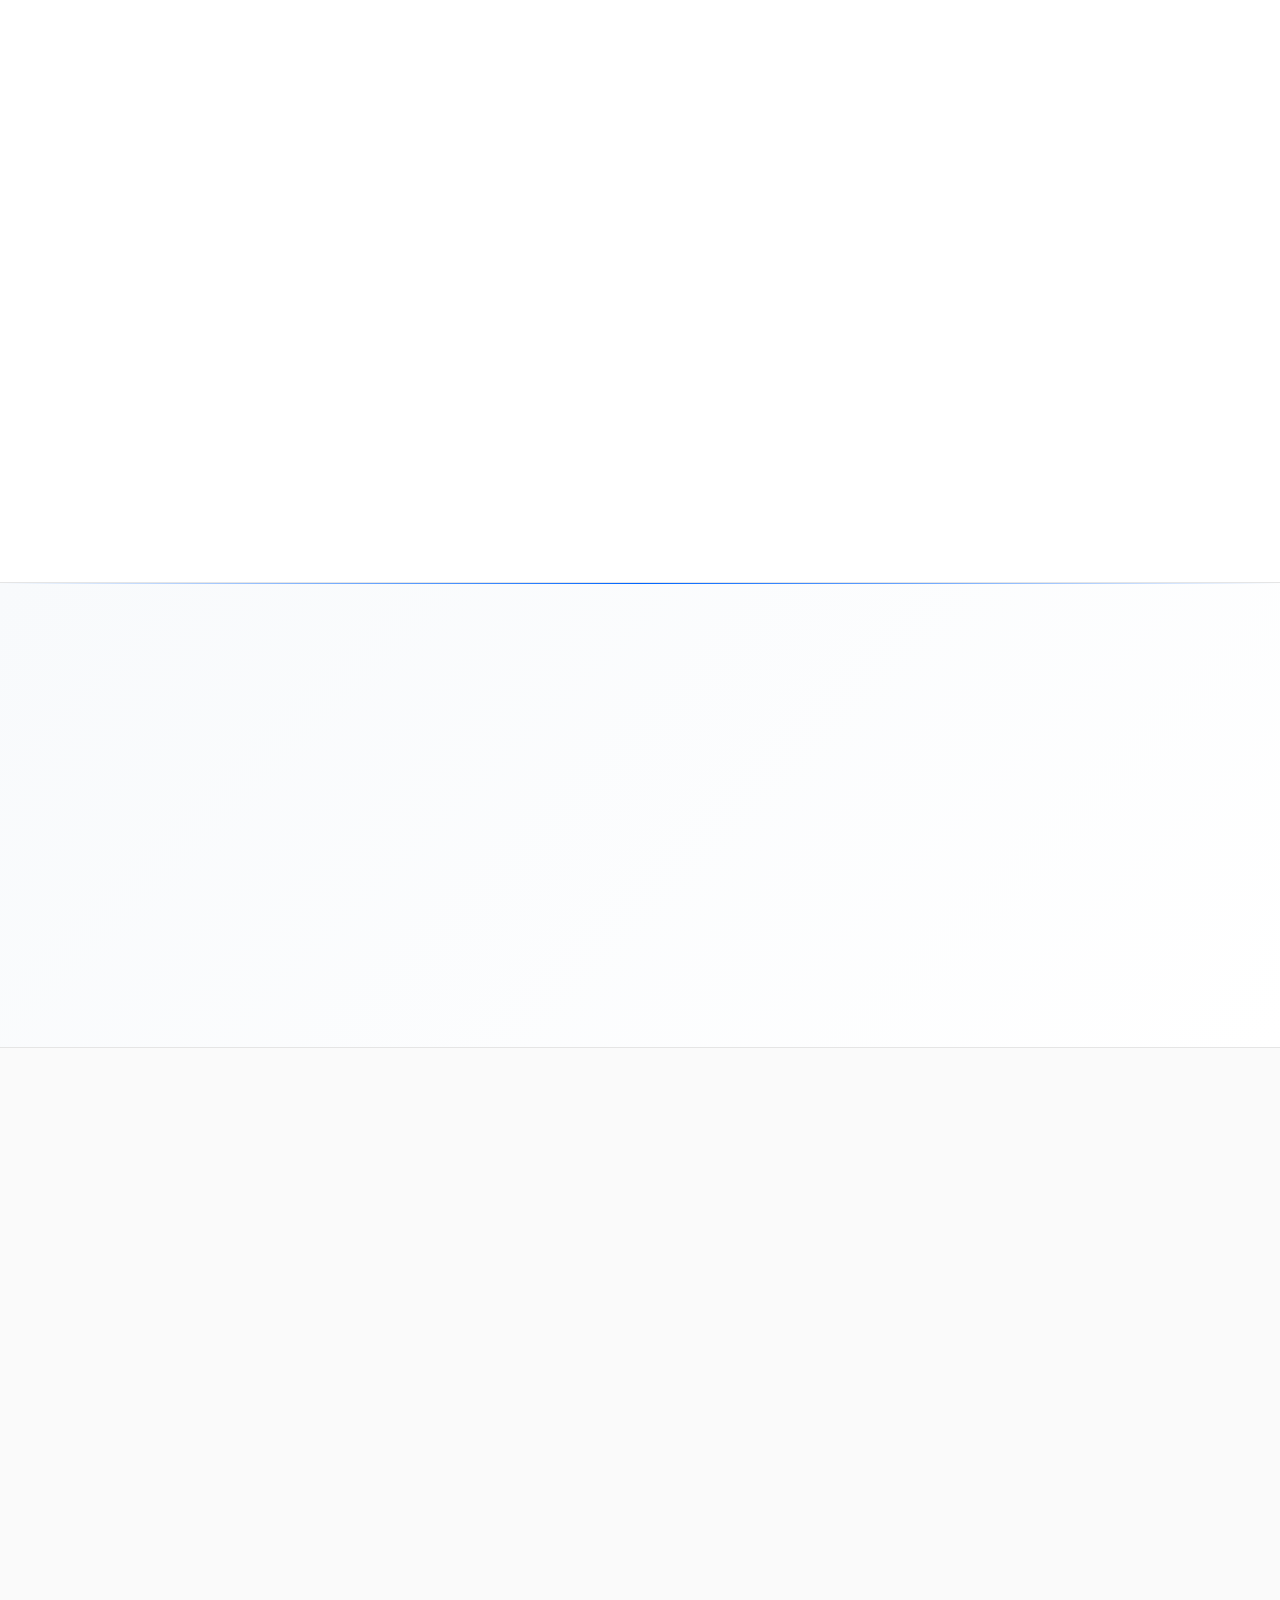
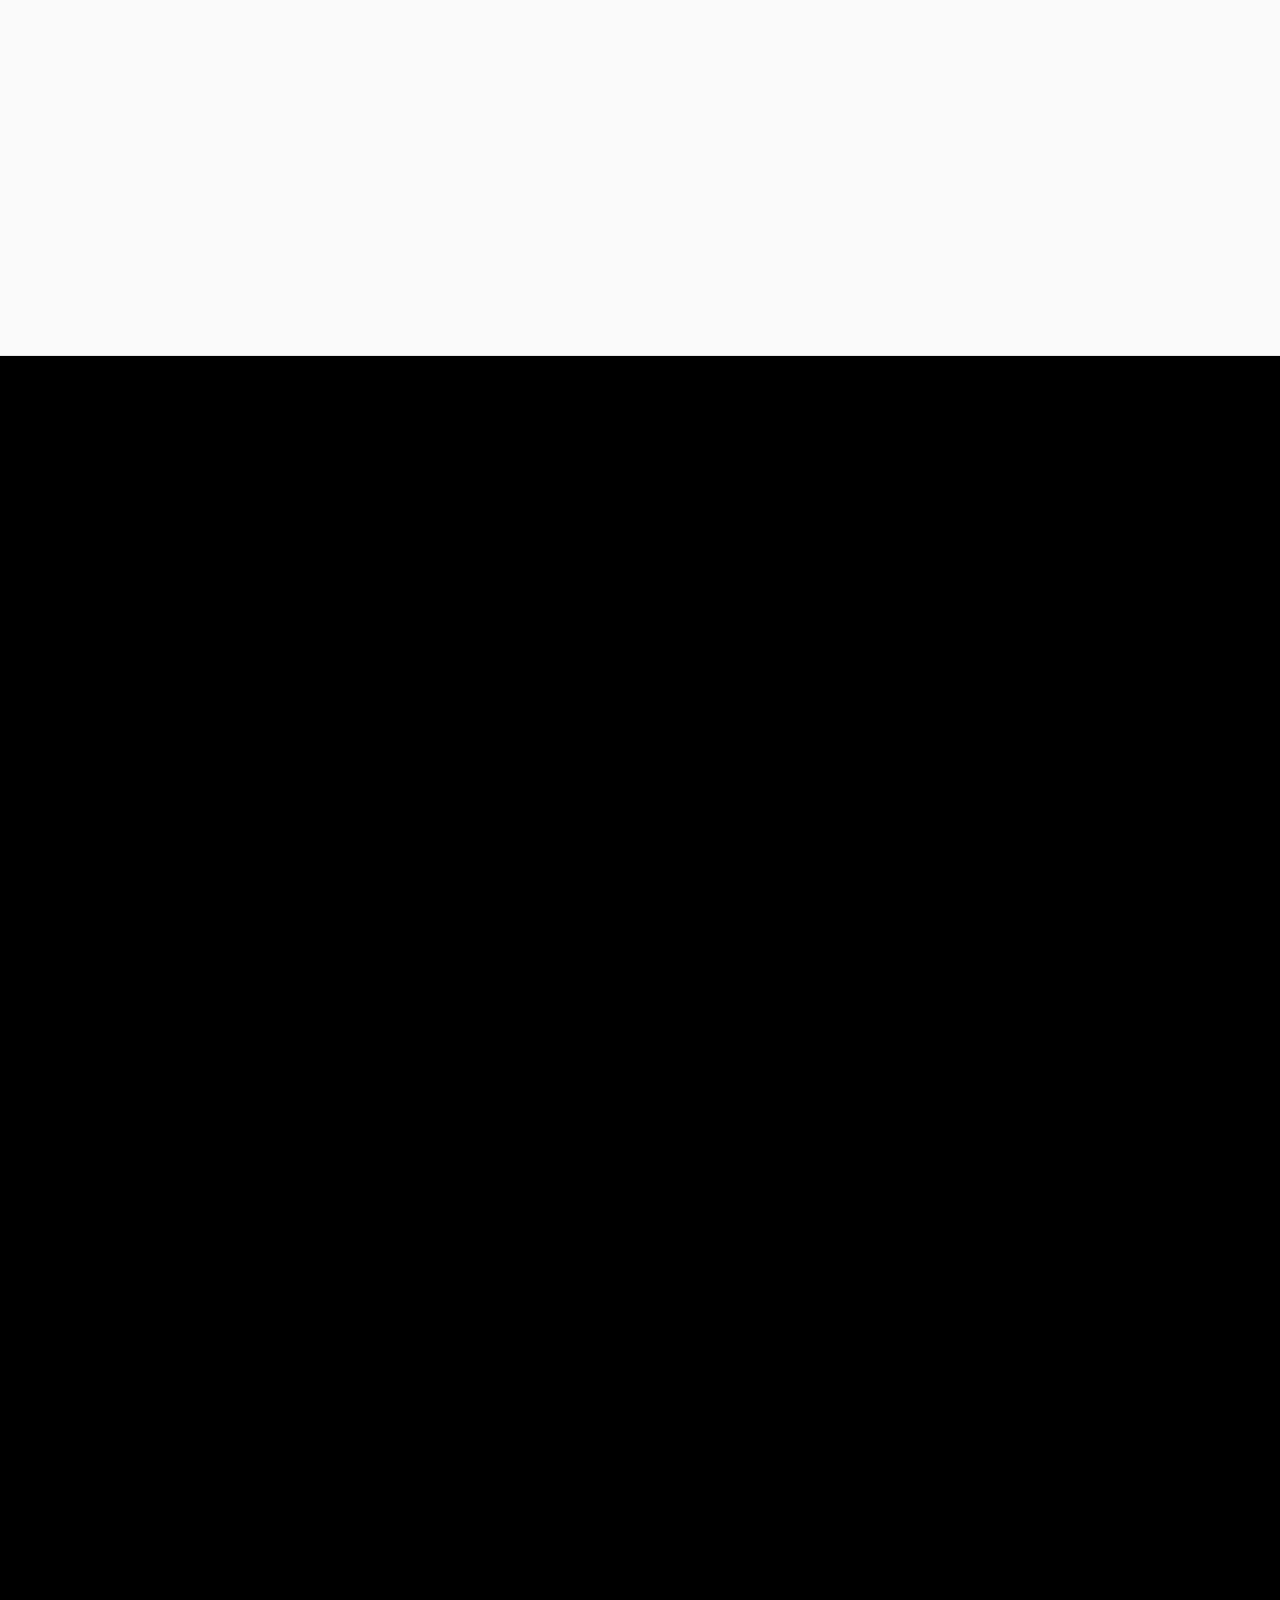
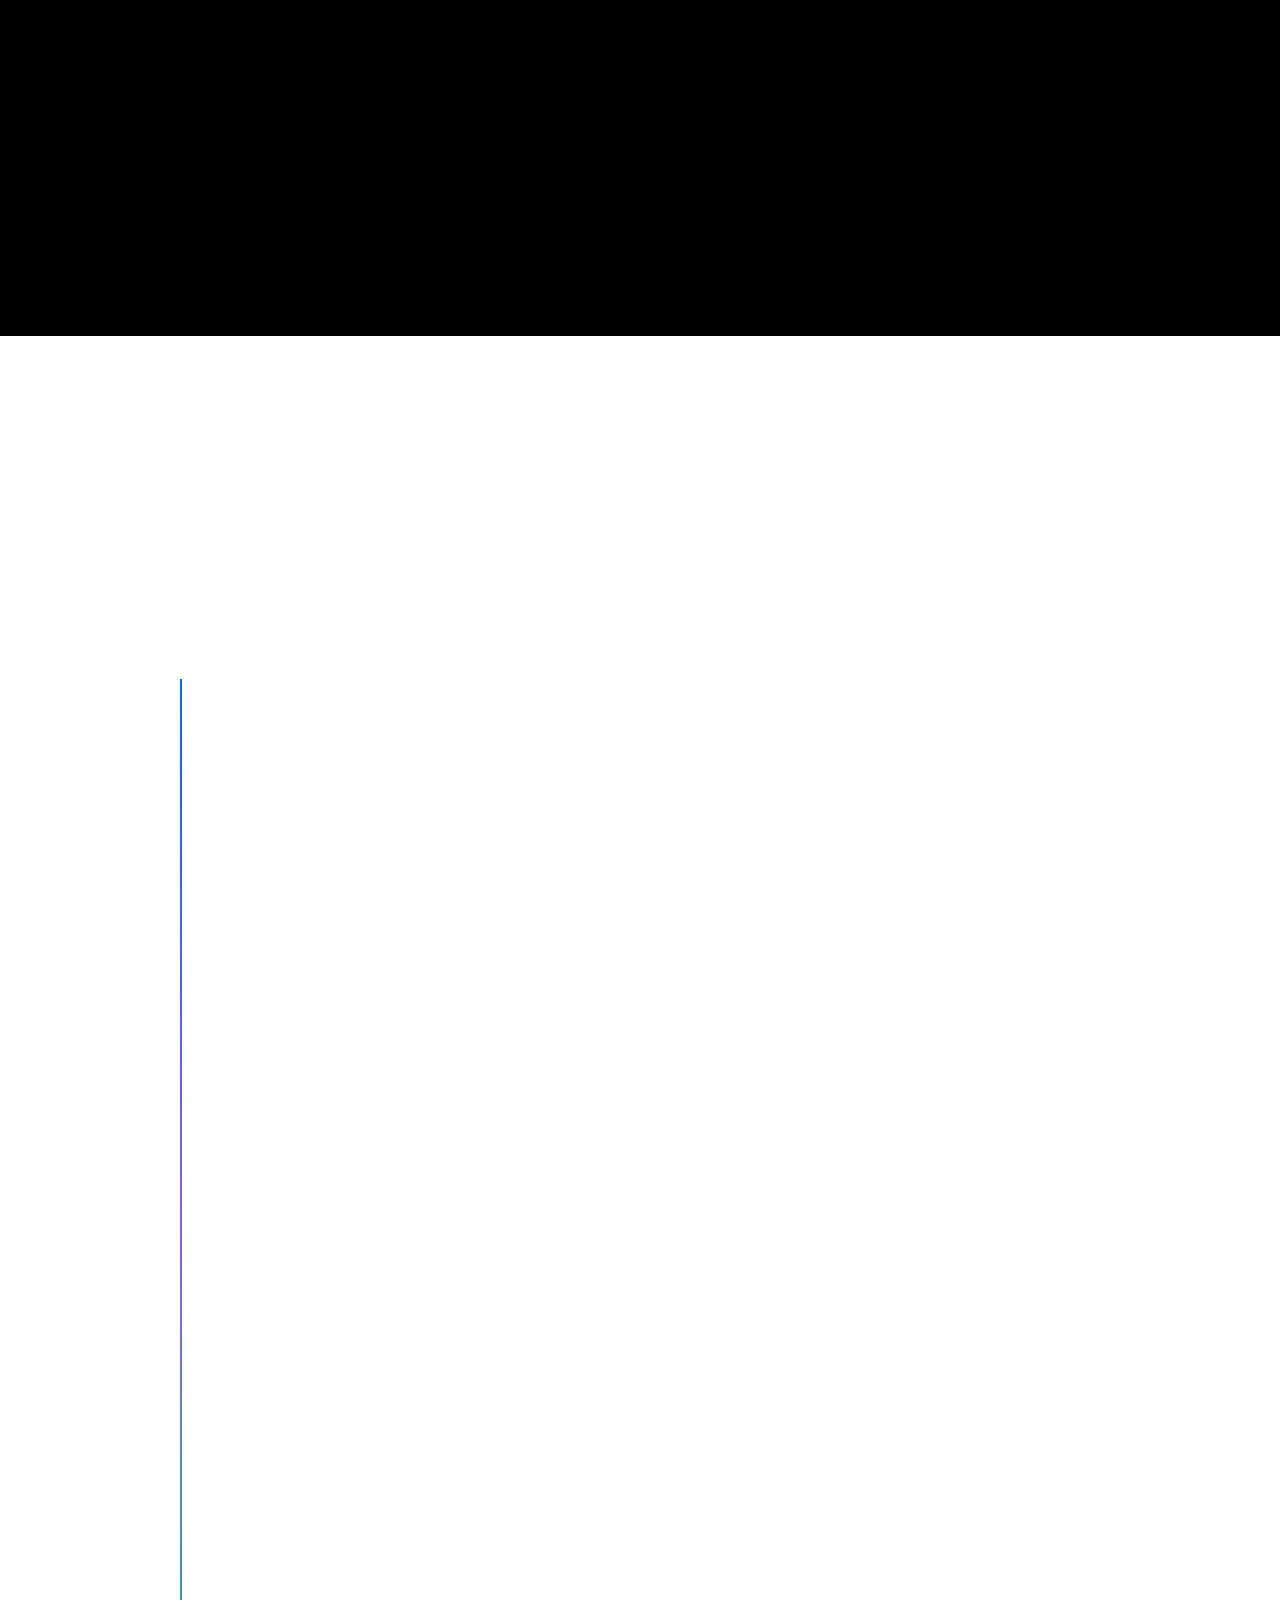
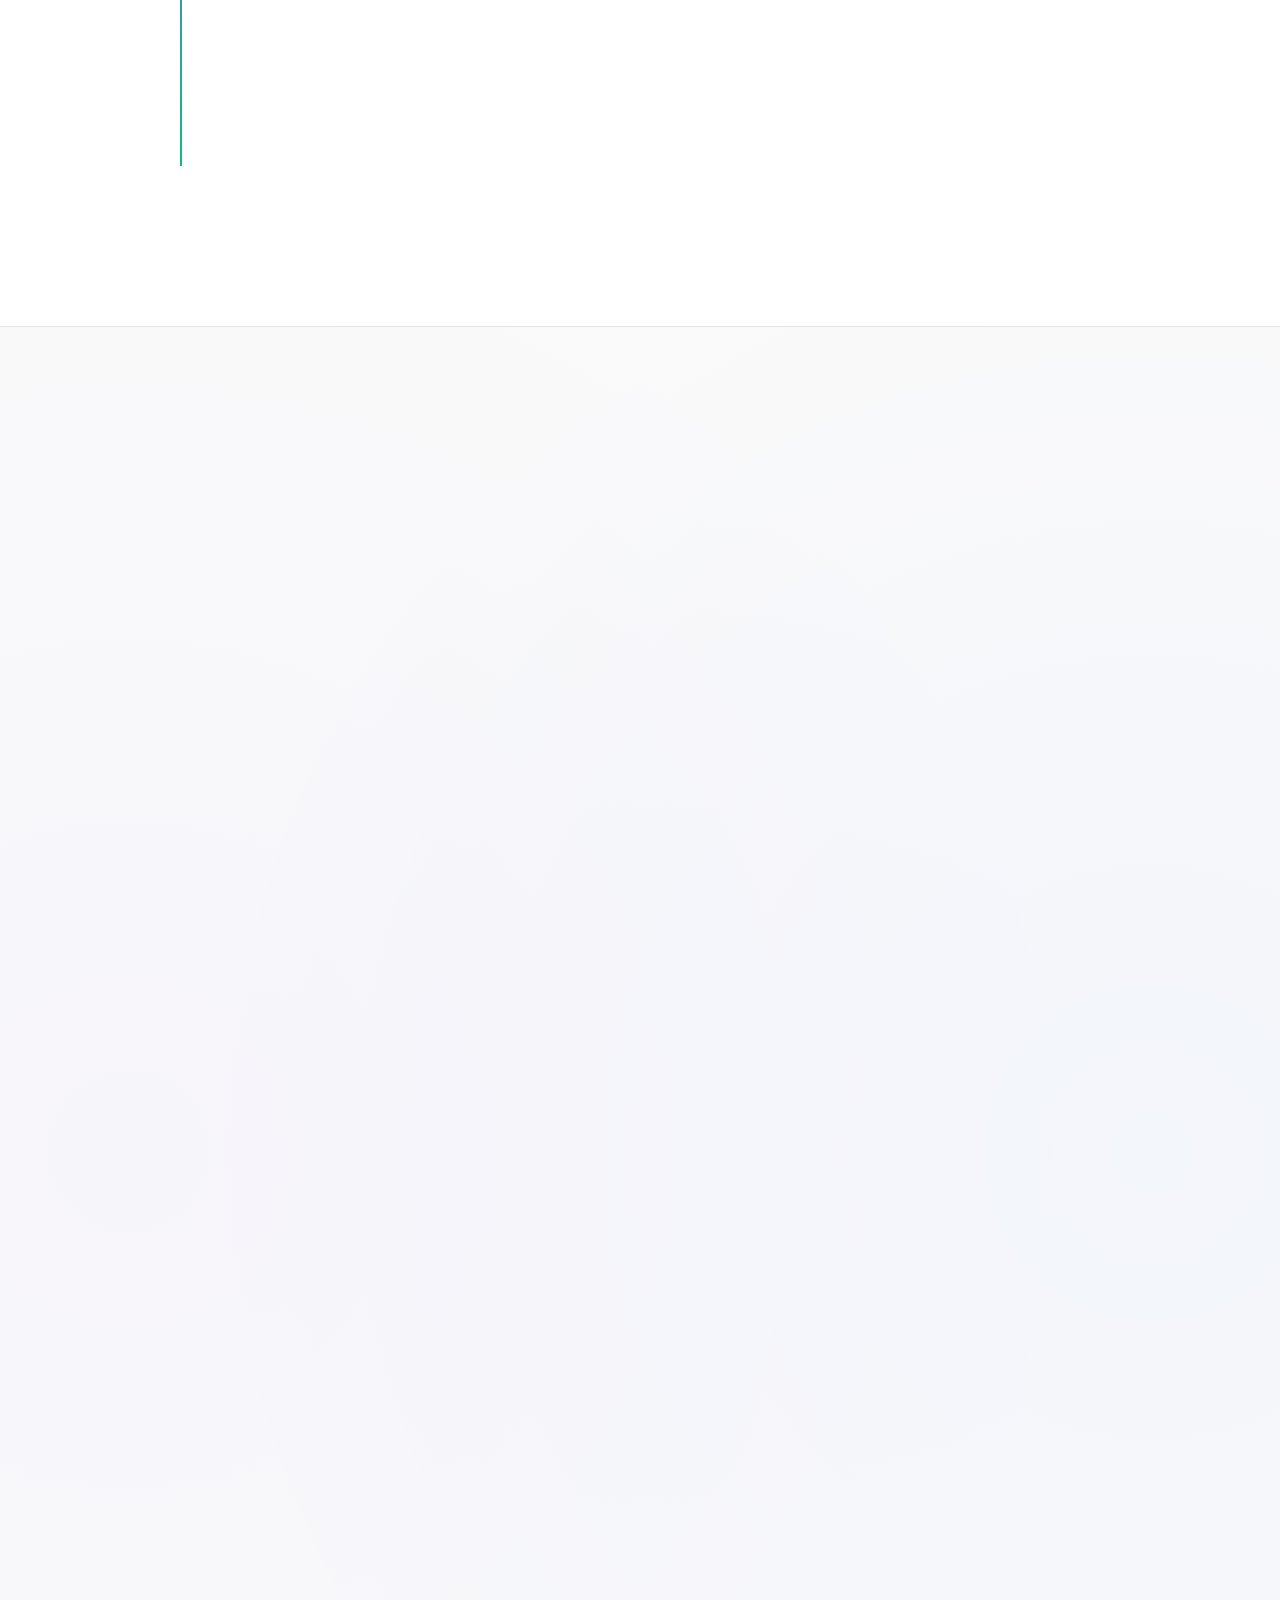
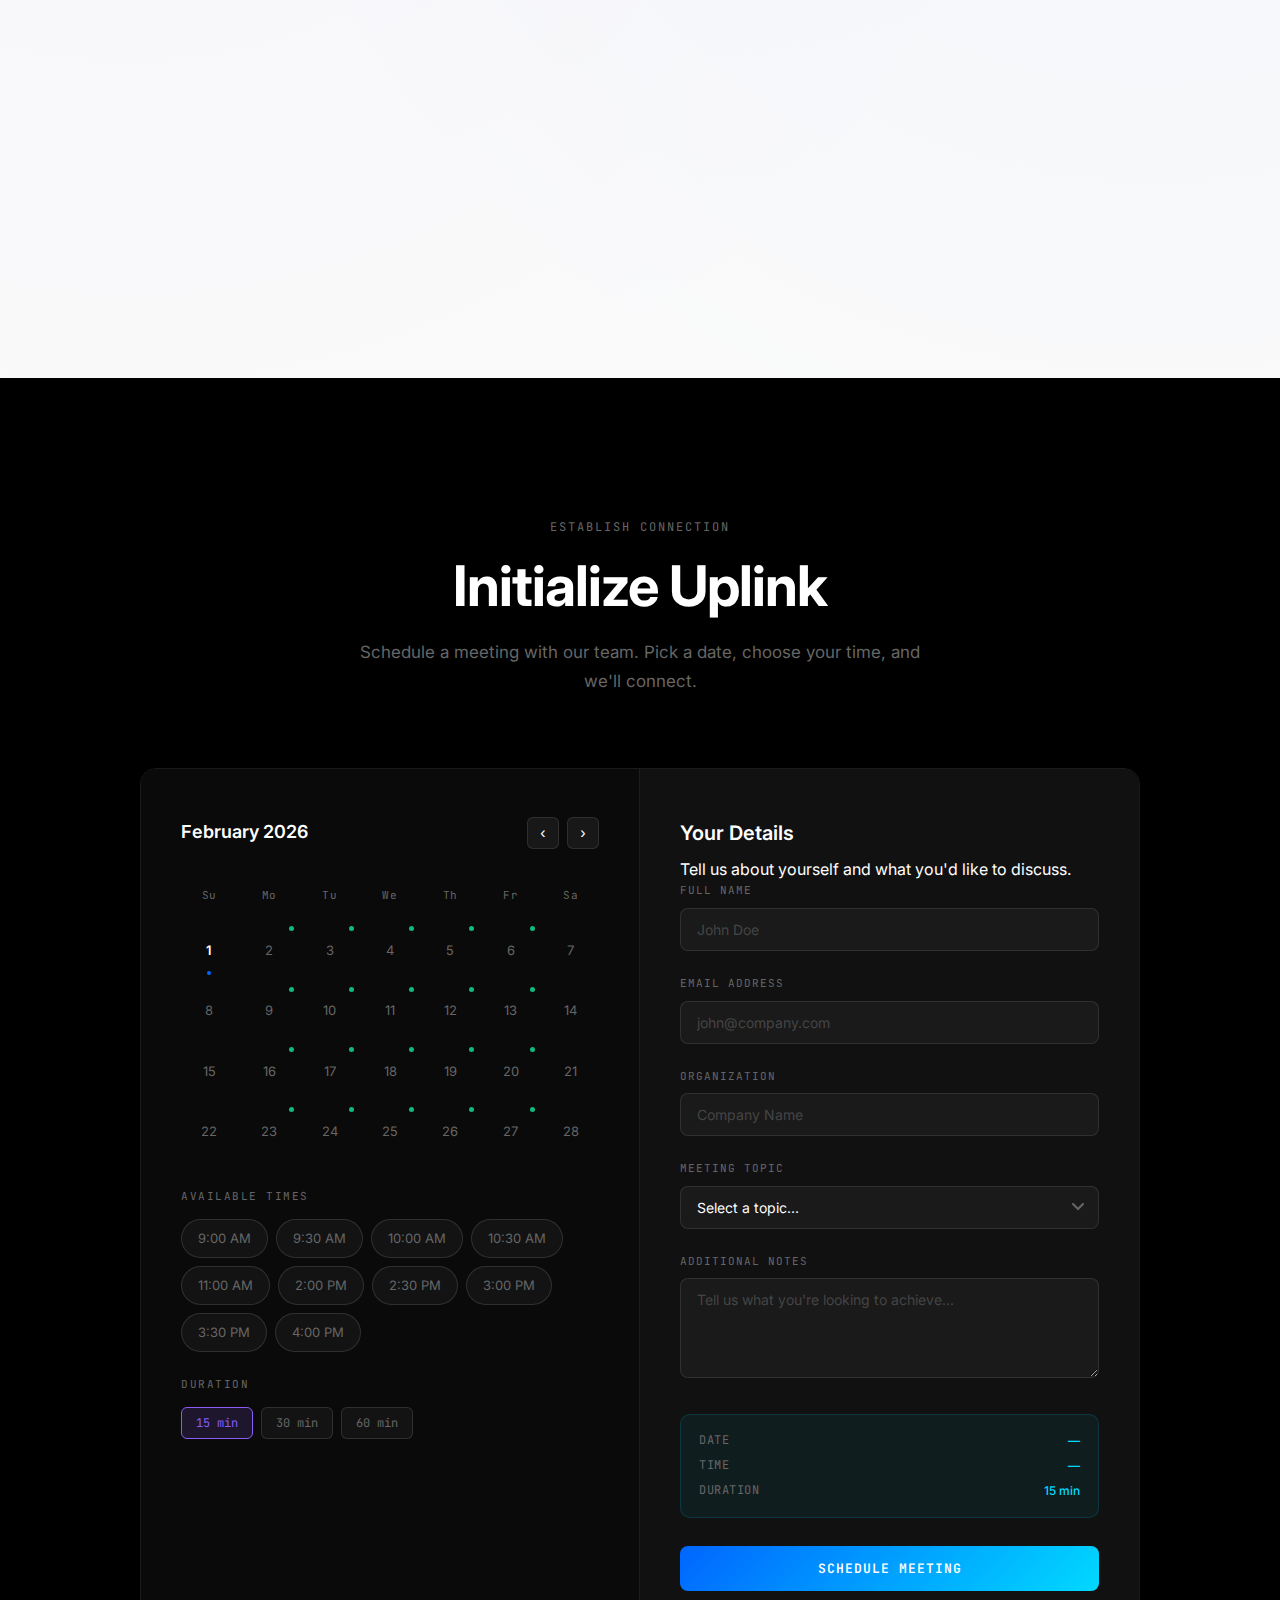
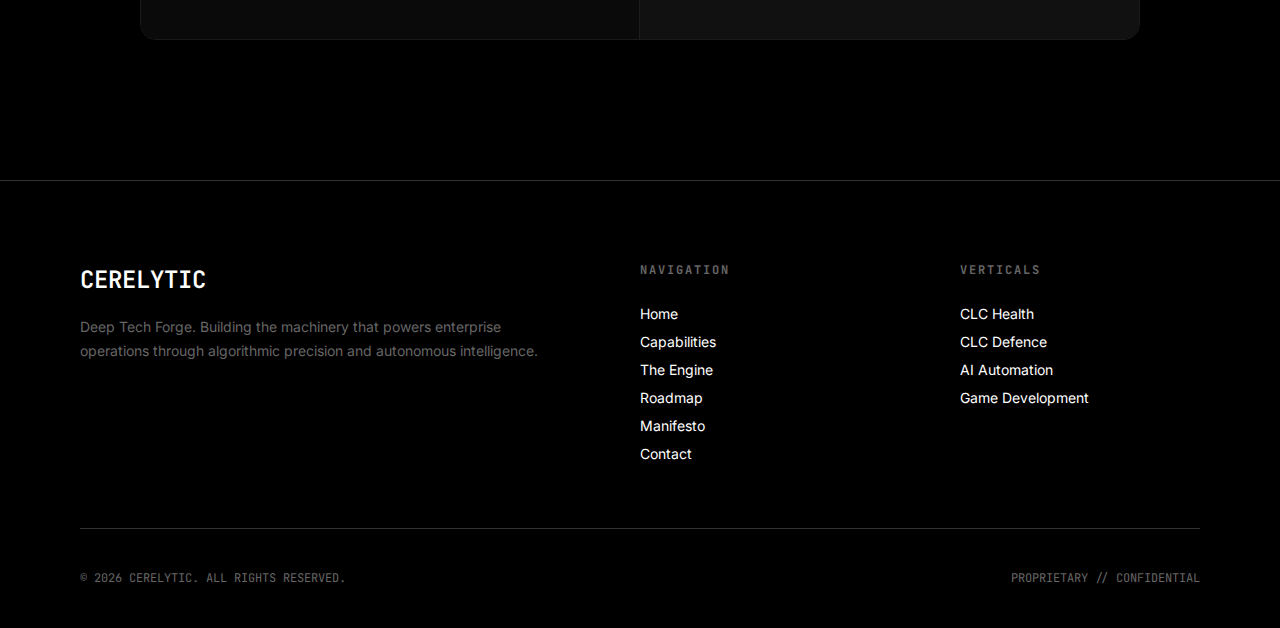
<file: design/newdesign/all.html>
<!DOCTYPE html>
<html lang="en">
<head>
    <meta charset="UTF-8">
    <meta name="viewport" content="width=device-width, initial-scale=1.0">
    <title>CERELYTIC — Deep Tech Forge</title>
    <link href="https://fonts.googleapis.com/css2?family=JetBrains+Mono:wght@300;400;500;600&family=Inter:wght@300;400;500;600;700&display=swap" rel="stylesheet">
    <style>
* {
    margin: 0;
    padding: 0;
    box-sizing: border-box;
}

:root {
    --void-black: #000000;
    --signal-white: #FFFFFF;
    --gray-secondary: #333333;
    --gray-light: #666666;
    --gray-border: #E5E5E5;
    --accent-blue: #0066FF;
    --accent-cyan: #00D9FF;
    --accent-purple: #8B5CF6;
    --accent-orange: #FF6B35;
    --accent-green: #10B981;
    --font-mono: 'JetBrains Mono', monospace;
    --font-sans: 'Inter', sans-serif;
}

body {
    font-family: var(--font-sans);
    background: var(--signal-white);
    color: var(--void-black);
    overflow-x: hidden;
    line-height: 1.6;
}

.container {
    max-width: 1400px;
    margin: 0 auto;
    padding: 0 80px;
}

@media (max-width: 768px) {
    .container { padding: 0 24px; }
}

/* Mobile Menu Toggle */
.mobile-menu-toggle {
    display: none;
    position: fixed;
    top: 20px;
    right: 24px;
    z-index: 1002;
    background: var(--void-black);
    border: none;
    width: 40px;
    height: 40px;
    flex-direction: column;
    justify-content: center;
    align-items: center;
    gap: 6px;
    cursor: pointer;
    border-radius: 4px;
    transition: all 0.3s ease;
}
.mobile-menu-toggle span {
    width: 24px; height: 2px;
    background: var(--signal-white);
    transition: all 0.3s ease;
    display: block;
}
.mobile-menu-toggle.active span:nth-child(1) { transform: rotate(45deg) translate(7px, 7px); }
.mobile-menu-toggle.active span:nth-child(2) { opacity: 0; }
.mobile-menu-toggle.active span:nth-child(3) { transform: rotate(-45deg) translate(7px, -7px); }
@media (max-width: 768px) { .mobile-menu-toggle { display: flex; } }

/* Navigation */
nav {
    position: fixed; top: 0; left: 0; right: 0; z-index: 1000;
    background: rgba(255,255,255,0.98);
    backdrop-filter: blur(20px);
    border-bottom: 1px solid var(--gray-border);
    animation: slideDown 0.6s ease-out;
}
.scroll-progress {
    position: absolute; bottom: 0; left: 0; height: 3px;
    background: linear-gradient(90deg, var(--accent-blue), var(--accent-cyan), var(--accent-purple));
    width: 0%; transition: width 0.1s ease-out; z-index: 1001;
}
@keyframes slideDown {
    from { transform: translateY(-100%); opacity: 0; }
    to { transform: translateY(0); opacity: 1; }
}
nav .container {
    display: flex; justify-content: space-between; align-items: center; height: 80px;
}
.logo {
    font-family: var(--font-mono); font-size: 20px; font-weight: 600;
    letter-spacing: -0.5px; color: var(--void-black);
}
.nav-links { display: flex; gap: 48px; list-style: none; }
.nav-links a {
    font-size: 14px; font-weight: 500; color: var(--gray-secondary);
    text-decoration: none; letter-spacing: 0.3px;
    transition: color 0.2s ease-out; position: relative;
}
.nav-links a:hover { color: var(--void-black); }
.nav-links a::after {
    content: ''; position: absolute; bottom: -4px; left: 0;
    width: 0; height: 1px; background: var(--void-black);
    transition: width 0.2s ease-out;
}
.nav-links a:hover::after { width: 100%; }

@media (max-width: 768px) {
    .nav-links {
        position: fixed; top: 80px; left: 0; right: 0;
        flex-direction: column; background: var(--void-black);
        padding: 32px 24px; gap: 24px;
        transform: translateX(100%); transition: transform 0.3s ease;
    }
    .nav-links.active { transform: translateX(0); }
    .nav-links a { color: var(--signal-white); font-size: 16px; }
    .nav-links a::after { background: var(--signal-white); }
}

/* ============ HERO ============ */
.hero {
    min-height: 100vh; display: flex; align-items: center;
    position: relative; padding-top: 80px; overflow: hidden;
    background: linear-gradient(135deg, #FFFFFF 0%, #F8FAFC 100%);
}
.hero-background {
    position: absolute; top: 0; left: 0; right: 0; bottom: 0; z-index: 0;
}
#nodeCanvas {
    position: absolute; top: 0; left: 0; width: 100%; height: 100%;
}
.hero::before {
    content: ''; position: absolute; top: -50%; right: -20%;
    width: 800px; height: 800px;
    background: radial-gradient(circle, rgba(0,102,255,0.15) 0%, transparent 70%);
    border-radius: 50%; animation: float 20s ease-in-out infinite; z-index: 0;
}
.hero::after {
    content: ''; position: absolute; bottom: -30%; left: -10%;
    width: 600px; height: 600px;
    background: radial-gradient(circle, rgba(139,92,246,0.12) 0%, transparent 70%);
    border-radius: 50%; animation: float 15s ease-in-out infinite reverse; z-index: 0;
}
@keyframes float {
    0%,100% { transform: translate(0,0) scale(1); }
    50% { transform: translate(30px,-30px) scale(1.1); }
}
.hero-content {
    position: relative; z-index: 1; animation: fadeInUp 0.8s ease-out 0.2s both;
}
@keyframes fadeInUp {
    from { opacity: 0; transform: translateY(40px); }
    to { opacity: 1; transform: translateY(0); }
}
.hero-subtitle {
    font-family: var(--font-mono); font-size: 12px; letter-spacing: 2px;
    text-transform: uppercase; color: var(--gray-light);
    margin-bottom: 24px; animation: fadeInUp 0.8s ease-out 0.3s both;
}
.hero-title {
    font-size: clamp(48px,8vw,96px); font-weight: 700; line-height: 1.1;
    letter-spacing: -2px; margin-bottom: 32px;
    animation: fadeInUp 0.8s ease-out 0.4s both;
    background: linear-gradient(135deg, #000000 0%, #0066FF 50%, #8B5CF6 100%);
    -webkit-background-clip: text; -webkit-text-fill-color: transparent; background-clip: text;
}
.hero-description {
    font-size: clamp(18px,2vw,24px); color: var(--gray-secondary);
    max-width: 720px; line-height: 1.6; margin-bottom: 48px;
    animation: fadeInUp 0.8s ease-out 0.5s both;
}
.hero-cta {
    display: inline-flex; align-items: center; gap: 12px;
    padding: 18px 36px; background: var(--void-black); color: var(--signal-white);
    text-decoration: none; font-size: 16px; font-weight: 500; letter-spacing: 0.5px;
    border: 1px solid var(--void-black); transition: all 0.2s ease-out;
    animation: fadeInUp 0.8s ease-out 0.6s both; position: relative; overflow: hidden;
}
.hero-cta:hover { background: var(--signal-white); color: var(--void-black); }
.hero-cta::before {
    content: ''; position: absolute; top: 0; left: -100%; width: 100%; height: 100%;
    background: var(--signal-white); transition: left 0.3s ease-out; z-index: -1;
}
.hero-cta:hover::before { left: 0; }

/* Floating badges in hero */
.hero-badges {
    position: absolute; top: 0; left: 0; right: 0; bottom: 0;
    pointer-events: none; z-index: 1;
}
.hero-badge {
    position: absolute; display: flex; align-items: center; gap: 10px;
    background: rgba(255,255,255,0.85); backdrop-filter: blur(12px);
    border: 1px solid rgba(0,0,0,0.08); border-radius: 40px;
    padding: 10px 20px; box-shadow: 0 8px 32px rgba(0,0,0,0.08);
    opacity: 0; animation: badgeFadeIn 0.8s ease-out forwards;
}
.hero-badge .badge-dot {
    width: 8px; height: 8px; border-radius: 50%;
}
.hero-badge span { font-size: 13px; font-weight: 500; color: var(--gray-secondary); font-family: var(--font-sans); }

.hero-badge-1 { top: 18%; right: 12%; animation-delay: 1s; }
.hero-badge-2 { top: 42%; right: 6%; animation-delay: 1.3s; }
.hero-badge-3 { top: 68%; right: 15%; animation-delay: 1.6s; }
.hero-badge-4 { top: 30%; right: 28%; animation-delay: 1.1s; }

@keyframes badgeFadeIn {
    from { opacity: 0; transform: translateY(15px) scale(0.95); }
    to { opacity: 1; transform: translateY(0) scale(1); }
}
@media (max-width: 968px) { .hero-badges { display: none; } }

/* ============ SECTIONS ============ */
section { padding: 160px 0; position: relative; }
.section-header { margin-bottom: 80px; }
.section-label {
    font-family: var(--font-mono); font-size: 12px; letter-spacing: 2px;
    text-transform: uppercase; color: var(--gray-light); margin-bottom: 16px;
}
.section-title {
    font-size: clamp(36px,5vw,56px); font-weight: 700;
    letter-spacing: -1px; line-height: 1.2;
}

/* ============ CAPABILITIES ============ */
.capabilities-grid {
    display: grid; grid-template-columns: repeat(auto-fit, minmax(400px,1fr));
    gap: 2px; background: var(--gray-border); border: 1px solid var(--gray-border);
}
@media (max-width: 768px) { .capabilities-grid { grid-template-columns: 1fr; } }

.capability-card {
    background: var(--signal-white); padding: 60px 48px;
    position: relative; overflow: hidden;
    transition: all 0.4s cubic-bezier(0.4,0,0.2,1);
    cursor: pointer; transform-origin: center;
    opacity: 0; transform: translateX(-100px);
}
.capability-card.animate-in:nth-child(1) { animation: slideInFromLeft 0.8s cubic-bezier(0.4,0,0.2,1) 0.1s both; }
.capability-card.animate-in:nth-child(2) { animation: slideInFromLeft 0.8s cubic-bezier(0.4,0,0.2,1) 0.3s both; }
.capability-card.animate-in:nth-child(3) { animation: slideInFromLeft 0.8s cubic-bezier(0.4,0,0.2,1) 0.5s both; }
@keyframes slideInFromLeft {
    from { opacity: 0; transform: translateX(-100px); }
    to { opacity: 1; transform: translateX(0); }
}

.capability-card:hover { background: #FAFAFA; transform: translateY(-8px); box-shadow: 0 20px 40px rgba(0,0,0,0.1); }
.capability-card::before {
    content: ''; position: absolute; top: 0; left: 0; width: 0; height: 3px;
    background: linear-gradient(90deg, var(--accent-blue), var(--accent-cyan));
    transition: width 0.4s cubic-bezier(0.4,0,0.2,1);
}
.capability-card:hover::before { width: 100%; }
.capability-card:nth-child(2)::before { background: linear-gradient(90deg, var(--accent-purple), var(--accent-blue)); }
.capability-card:nth-child(3)::before { background: linear-gradient(90deg, var(--accent-orange), var(--accent-purple)); }

.capability-icon {
    width: 64px; height: 64px; margin-bottom: 32px;
    display: flex; align-items: center; justify-content: center;
    border: 2px solid var(--gray-border); transition: all 0.3s cubic-bezier(0.4,0,0.2,1);
    background: var(--signal-white);
}
.capability-card:hover .capability-icon { border-color: var(--accent-blue); background: rgba(0,102,255,0.05); transform: scale(1.1) rotate(5deg); }
.capability-card:nth-child(2):hover .capability-icon { border-color: var(--accent-purple); background: rgba(139,92,246,0.05); }
.capability-card:nth-child(3):hover .capability-icon { border-color: var(--accent-orange); background: rgba(255,107,53,0.05); }

.capability-number { font-family: var(--font-mono); font-size: 11px; color: var(--gray-light); margin-bottom: 12px; letter-spacing: 1px; }
.capability-title { font-size: 28px; font-weight: 600; margin-bottom: 16px; letter-spacing: -0.5px; }
.capability-description { font-size: 16px; color: var(--gray-secondary); line-height: 1.7; }

.capability-visual {
    position: absolute; right: 48px; bottom: 48px; opacity: 0.2;
    transition: all 0.4s cubic-bezier(0.4,0,0.2,1); width: 120px; height: 120px; transform: scale(0.9);
}
.capability-card:hover .capability-visual { opacity: 0.6; transform: scale(1) rotate(5deg); }

/* Click hint */
.click-hint {
    position: absolute; bottom: 24px; left: 48px;
    font-family: var(--font-mono); font-size: 11px; color: var(--gray-light);
    letter-spacing: 1px; opacity: 0; transform: translateY(6px);
    transition: all 0.3s ease; pointer-events: none;
}
.capability-card:hover .click-hint { opacity: 1; transform: translateY(0); }

/* ============ CAPABILITY MODAL ============ */
.modal-overlay {
    position: fixed; inset: 0; z-index: 2000;
    background: rgba(0,0,0,0.55); backdrop-filter: blur(6px);
    opacity: 0; visibility: hidden; transition: all 0.35s cubic-bezier(0.4,0,0.2,1);
    display: flex; align-items: center; justify-content: center; padding: 40px;
}
.modal-overlay.active { opacity: 1; visibility: visible; }
.modal-panel {
    background: #fff; max-width: 760px; width: 100%; max-height: 85vh;
    overflow-y: auto; border-radius: 12px;
    transform: translateY(40px) scale(0.97); transition: all 0.4s cubic-bezier(0.4,0,0.2,1);
    position: relative; box-shadow: 0 40px 80px rgba(0,0,0,0.2);
}
.modal-overlay.active .modal-panel { transform: translateY(0) scale(1); }

.modal-close {
    position: absolute; top: 20px; right: 24px; width: 36px; height: 36px;
    background: none; border: 1px solid var(--gray-border); border-radius: 50%;
    cursor: pointer; display: flex; align-items: center; justify-content: center;
    transition: all 0.2s ease; z-index: 10; font-size: 18px; color: var(--gray-light);
}
.modal-close:hover { background: var(--void-black); color: #fff; border-color: var(--void-black); }

.modal-header-bar {
    height: 6px; width: 100%; border-radius: 12px 12px 0 0;
}
.modal-header-bar.blue { background: linear-gradient(90deg, var(--accent-blue), var(--accent-cyan)); }
.modal-header-bar.purple { background: linear-gradient(90deg, var(--accent-purple), var(--accent-blue)); }
.modal-header-bar.orange { background: linear-gradient(90deg, var(--accent-orange), var(--accent-purple)); }

.modal-body { padding: 48px; }
.modal-body .modal-number {
    font-family: var(--font-mono); font-size: 11px; color: var(--gray-light); letter-spacing: 1px; margin-bottom: 12px;
}
.modal-body .modal-title {
    font-size: 34px; font-weight: 700; letter-spacing: -0.5px; margin-bottom: 20px; color: var(--void-black);
}
.modal-body .modal-desc {
    font-size: 16px; color: var(--gray-secondary); line-height: 1.8; margin-bottom: 32px;
}
.modal-body .modal-features { list-style: none; padding: 0; margin-bottom: 32px; }
.modal-body .modal-features li {
    padding: 14px 0; border-bottom: 1px solid #f0f0f0;
    display: flex; align-items: flex-start; gap: 14px; font-size: 15px; color: var(--gray-secondary); line-height: 1.6;
}
.modal-body .modal-features li:last-child { border-bottom: none; }
.modal-features .feat-icon {
    width: 28px; height: 28px; border-radius: 6px; flex-shrink: 0;
    display: flex; align-items: center; justify-content: center; font-size: 13px;
}
.feat-icon.blue { background: rgba(0,102,255,0.08); color: var(--accent-blue); }
.feat-icon.purple { background: rgba(139,92,246,0.08); color: var(--accent-purple); }
.feat-icon.orange { background: rgba(255,107,53,0.08); color: var(--accent-orange); }
.feat-icon.green { background: rgba(16,185,129,0.08); color: var(--accent-green); }
.feat-icon.cyan { background: rgba(0,217,255,0.08); color: var(--accent-cyan); }

.modal-stat-row {
    display: flex; gap: 16px; flex-wrap: wrap;
}
.modal-stat {
    flex: 1; min-width: 140px; padding: 20px; border-radius: 10px;
    background: #f8fafc; border: 1px solid #eef2f7; text-align: center;
}
.modal-stat .ms-val {
    font-family: var(--font-mono); font-size: 28px; font-weight: 700;
    background: linear-gradient(135deg, var(--accent-blue), var(--accent-cyan));
    -webkit-background-clip: text; -webkit-text-fill-color: transparent; background-clip: text;
}
.modal-stat .ms-label { font-size: 12px; color: var(--gray-light); margin-top: 4px; }

/* ============ STATS ============ */
.stats-section {
    padding: 120px 0;
    background: linear-gradient(135deg, #F8FAFC 0%, #FFFFFF 100%);
    border-top: 1px solid var(--gray-border);
    position: relative; overflow: hidden;
}
.stats-section::before {
    content: ''; position: absolute; top: 0; left: 0; right: 0; height: 1px;
    background: linear-gradient(90deg, transparent, var(--accent-blue), transparent);
}
.stats-grid { display: grid; grid-template-columns: repeat(4,1fr); gap: 60px; }
@media (max-width: 968px) { .stats-grid { grid-template-columns: repeat(2,1fr); gap: 40px; } }
@media (max-width: 568px) { .stats-grid { grid-template-columns: 1fr; } }

.stat-item {
    text-align: center; padding: 40px 20px; border-radius: 12px;
    background: var(--signal-white); border: 1px solid var(--gray-border);
    transition: all 0.4s cubic-bezier(0.4,0,0.2,1); position: relative; overflow: hidden;
    opacity: 0; transform: translateX(-60px);
}
.stat-item.animate-in:nth-child(1) { animation: slideInFromLeft 0.6s cubic-bezier(0.4,0,0.2,1) 0.1s both; }
.stat-item.animate-in:nth-child(2) { animation: slideInFromLeft 0.6s cubic-bezier(0.4,0,0.2,1) 0.2s both; }
.stat-item.animate-in:nth-child(3) { animation: slideInFromLeft 0.6s cubic-bezier(0.4,0,0.2,1) 0.3s both; }
.stat-item.animate-in:nth-child(4) { animation: slideInFromLeft 0.6s cubic-bezier(0.4,0,0.2,1) 0.4s both; }

.stat-item::before {
    content: ''; position: absolute; top: 0; left: 0; right: 0; height: 3px;
    background: linear-gradient(90deg, var(--accent-blue), var(--accent-cyan));
    transform: scaleX(0); transition: transform 0.6s cubic-bezier(0.4,0,0.2,1);
}
.stat-item:hover::before { transform: scaleX(1); }
.stat-item:hover { transform: translateY(-8px); box-shadow: 0 20px 40px rgba(0,102,255,0.1); border-color: var(--accent-blue); }
.stat-item:nth-child(2)::before { background: linear-gradient(90deg, var(--accent-cyan), var(--accent-purple)); }
.stat-item:nth-child(3)::before { background: linear-gradient(90deg, var(--accent-purple), var(--accent-orange)); }
.stat-item:nth-child(4)::before { background: linear-gradient(90deg, var(--accent-orange), var(--accent-green)); }

.stat-number {
    font-family: var(--font-mono); font-size: 56px; font-weight: 700;
    background: linear-gradient(135deg, var(--accent-blue), var(--accent-cyan));
    -webkit-background-clip: text; -webkit-text-fill-color: transparent; background-clip: text;
    margin-bottom: 12px; line-height: 1;
}
.stat-item:nth-child(2) .stat-number { background: linear-gradient(135deg, var(--accent-cyan), var(--accent-purple)); -webkit-background-clip: text; -webkit-text-fill-color: transparent; background-clip: text; }
.stat-item:nth-child(3) .stat-number { background: linear-gradient(135deg, var(--accent-purple), var(--accent-orange)); -webkit-background-clip: text; -webkit-text-fill-color: transparent; background-clip: text; }
.stat-item:nth-child(4) .stat-number { background: linear-gradient(135deg, var(--accent-orange), var(--accent-green)); -webkit-background-clip: text; -webkit-text-fill-color: transparent; background-clip: text; }
.stat-number::after { content: '%'; font-size: 32px; margin-left: 4px; }
.stat-item:nth-child(2) .stat-number::after, .stat-item:nth-child(4) .stat-number::after { content: ''; }
.stat-item:nth-child(3) .stat-number::after { content: '%'; }

.stat-label { font-size: 14px; font-weight: 600; text-transform: uppercase; letter-spacing: 1px; color: var(--gray-secondary); margin-bottom: 8px; }
.stat-description { font-size: 13px; color: var(--gray-light); line-height: 1.6; }

/* ============ CLC VERTICALS ============ */
.clc-section {
    background: #FAFAFA; border-top: 1px solid var(--gray-border); border-bottom: 1px solid var(--gray-border);
}
.clc-grid { display: grid; grid-template-columns: repeat(2,1fr); gap: 80px; }
@media (max-width: 968px) { .clc-grid { grid-template-columns: 1fr; gap: 60px; } }

.clc-item {
    position: relative; padding: 48px; border-radius: 8px;
    background: var(--signal-white); border: 1px solid var(--gray-border);
    transition: all 0.4s cubic-bezier(0.4,0,0.2,1); overflow: hidden;
    opacity: 0; transform: translateX(-80px); cursor: pointer;
}
.clc-item.animate-in:nth-child(1) { animation: slideInFromLeft 0.8s cubic-bezier(0.4,0,0.2,1) 0.2s both; }
.clc-item.animate-in:nth-child(2) { animation: slideInFromLeft 0.8s cubic-bezier(0.4,0,0.2,1) 0.4s both; }

.clc-item::before {
    content: ''; position: absolute; top: 0; left: 0; width: 4px; height: 0;
    background: linear-gradient(180deg, var(--accent-green), var(--accent-cyan));
    transition: height 0.4s cubic-bezier(0.4,0,0.2,1);
}
.clc-item:hover { transform: translateX(8px); border-color: var(--accent-green); box-shadow: 0 12px 32px rgba(16,185,129,0.15); }
.clc-item:hover::before { height: 100%; }
.clc-item:nth-child(2)::before { background: linear-gradient(180deg, var(--accent-blue), var(--accent-purple)); }
.clc-item:nth-child(2):hover { border-color: var(--accent-blue); box-shadow: 0 12px 32px rgba(0,102,255,0.15); }

.clc-bg-pattern {
    position: absolute; top: 20px; right: 20px; width: 200px; height: 200px;
    opacity: 0.3; transition: all 0.4s cubic-bezier(0.4,0,0.2,1); pointer-events: none;
}
.clc-item:hover .clc-bg-pattern { opacity: 0.5; transform: scale(1.1) rotate(5deg); }

.clc-label {
    font-family: var(--font-mono); font-size: 11px; letter-spacing: 2px;
    text-transform: uppercase; color: var(--signal-white); margin-bottom: 20px;
    font-weight: 600; display: inline-block; padding: 8px 16px;
    background: linear-gradient(135deg, var(--accent-green), var(--accent-cyan)); border-radius: 4px;
}
.clc-item:nth-child(2) .clc-label { background: linear-gradient(135deg, var(--accent-blue), var(--accent-purple)); }
.clc-title { font-size: 32px; font-weight: 600; margin-bottom: 20px; letter-spacing: -0.5px; }
.clc-description { font-size: 16px; color: var(--gray-secondary); line-height: 1.8; }
.clc-click-hint {
    margin-top: 20px; font-family: var(--font-mono); font-size: 11px;
    color: var(--accent-green); letter-spacing: 1px; opacity: 0;
    transform: translateY(4px); transition: all 0.3s ease;
}
.clc-item:nth-child(2) .clc-click-hint { color: var(--accent-blue); }
.clc-item:hover .clc-click-hint { opacity: 1; transform: translateY(0); }

/* ============ ENGINE ============ */
.engine-section { background: var(--void-black); color: var(--signal-white); }
.engine-section .section-label, .engine-section .section-title { color: var(--signal-white); }
.engine-section .section-label { color: var(--gray-light); }
.process-flow { margin-top: 80px; }
.flow-diagram { margin-bottom: 60px; opacity: 0.8; animation: fadeInUp 0.8s ease-out 0.6s both; }
.flow-diagram svg { width: 100%; height: auto; }
@media (max-width: 968px) { .flow-diagram { display: none; } }

.process-steps { display: grid; grid-template-columns: repeat(4,1fr); gap: 40px; position: relative; }
@media (max-width: 968px) { .process-steps { grid-template-columns: 1fr; gap: 60px; } }

.process-step {
    position: relative; padding: 32px;
    background: rgba(255,255,255,0.05); border: 1px solid rgba(255,255,255,0.1);
    border-radius: 8px; transition: all 0.4s cubic-bezier(0.4,0,0.2,1);
    opacity: 0; transform: translateX(-60px);
}
.process-step.animate-in:nth-child(1) { animation: slideInFromLeft 0.7s cubic-bezier(0.4,0,0.2,1) 0.1s both, floatCard1 4.2s ease-in-out 0.8s infinite; }
.process-step.animate-in:nth-child(2) { animation: slideInFromLeft 0.7s cubic-bezier(0.4,0,0.2,1) 0.3s both, floatCard2 5.1s ease-in-out 1.0s infinite; }
.process-step.animate-in:nth-child(3) { animation: slideInFromLeft 0.7s cubic-bezier(0.4,0,0.2,1) 0.5s both, floatCard3 4.6s ease-in-out 1.2s infinite; }
.process-step.animate-in:nth-child(4) { animation: slideInFromLeft 0.7s cubic-bezier(0.4,0,0.2,1) 0.7s both, floatCard4 5.4s ease-in-out 1.4s infinite; }

@keyframes floatCard1 {
    0%, 100% { transform: translateY(0px) rotate(0deg); box-shadow: 0 4px 12px rgba(0,102,255,0.1); }
    50%       { transform: translateY(-10px) rotate(0.4deg); box-shadow: 0 18px 36px rgba(0,102,255,0.22); }
}
@keyframes floatCard2 {
    0%, 100% { transform: translateY(0px) rotate(0deg); box-shadow: 0 4px 12px rgba(0,217,255,0.1); }
    50%       { transform: translateY(-13px) rotate(-0.3deg); box-shadow: 0 20px 40px rgba(0,217,255,0.2); }
}
@keyframes floatCard3 {
    0%, 100% { transform: translateY(0px) rotate(0deg); box-shadow: 0 4px 12px rgba(139,92,246,0.1); }
    50%       { transform: translateY(-9px) rotate(0.5deg); box-shadow: 0 16px 32px rgba(139,92,246,0.22); }
}
@keyframes floatCard4 {
    0%, 100% { transform: translateY(0px) rotate(0deg); box-shadow: 0 4px 12px rgba(16,185,129,0.1); }
    50%       { transform: translateY(-12px) rotate(-0.4deg); box-shadow: 0 18px 38px rgba(16,185,129,0.2); }
}

.process-step:hover { background: rgba(255,255,255,0.08); border-color: rgba(255,255,255,0.2); }
.process-step:nth-child(1) { border-top: 3px solid var(--accent-blue); }
.process-step:nth-child(2) { border-top: 3px solid var(--accent-cyan); }
.process-step:nth-child(3) { border-top: 3px solid var(--accent-purple); }
.process-step:nth-child(4) { border-top: 3px solid var(--accent-green); }
.step-number { font-family: var(--font-mono); font-size: 14px; color: var(--gray-light); margin-bottom: 16px; letter-spacing: 1px; font-weight: 600; }
.process-step:nth-child(1) .step-number { color: var(--accent-blue); }
.process-step:nth-child(2) .step-number { color: var(--accent-cyan); }
.process-step:nth-child(3) .step-number { color: var(--accent-purple); }
.process-step:nth-child(4) .step-number { color: var(--accent-green); }
.step-title { font-size: 24px; font-weight: 600; margin-bottom: 12px; letter-spacing: -0.5px; }
.step-description { font-size: 15px; color: var(--gray-light); line-height: 1.7; }
.process-connector { position: absolute; top: 30px; left: 100%; width: 40px; height: 1px; background: var(--gray-secondary); display: none; }
@media (min-width: 969px) { .process-connector { display: block; } .process-step:last-child .process-connector { display: none; } }

/* Tech viz */
.tech-visualization { margin-top: 100px; }
.tech-viz-title { font-size: 28px; font-weight: 600; color: var(--signal-white); margin-bottom: 48px; text-align: center; }
.tech-viz-grid { display: grid; grid-template-columns: repeat(3,1fr); gap: 32px; }
@media (max-width: 968px) { .tech-viz-grid { grid-template-columns: 1fr; gap: 24px; } }
.tech-viz-card {
    padding: 40px 32px; background: rgba(255,255,255,0.05);
    border: 1px solid rgba(255,255,255,0.1); border-radius: 12px; text-align: center;
    transition: all 0.4s cubic-bezier(0.4,0,0.2,1); opacity: 0; transform: translateX(-60px);
}
.tech-viz-card.animate-in:nth-child(1) { animation: slideInFromLeft 0.7s cubic-bezier(0.4,0,0.2,1) 0.2s both; }
.tech-viz-card.animate-in:nth-child(2) { animation: slideInFromLeft 0.7s cubic-bezier(0.4,0,0.2,1) 0.4s both; }
.tech-viz-card.animate-in:nth-child(3) { animation: slideInFromLeft 0.7s cubic-bezier(0.4,0,0.2,1) 0.6s both; }
.tech-viz-card:hover { background: rgba(255,255,255,0.08); border-color: rgba(255,255,255,0.2); transform: translateY(-8px); }
.tech-viz-icon { width: 100px; height: 100px; margin: 0 auto 24px; }
.tech-viz-icon svg { width: 100%; height: 100%; }
.tech-viz-card h4 { font-size: 20px; font-weight: 600; color: var(--signal-white); margin-bottom: 12px; }
.tech-viz-card p { font-size: 14px; color: var(--gray-light); line-height: 1.7; }

/* ============ ROADMAP ============ */
#roadmap { background: var(--signal-white); }
.roadmap-timeline { margin-top: 80px; position: relative; }

/* vertical line */
.roadmap-timeline::before {
    content: ''; position: absolute; left: 100px; top: 0; bottom: 0;
    width: 2px; background: linear-gradient(180deg, var(--accent-blue), var(--accent-purple), var(--accent-green));
}
@media (max-width: 768px) { .roadmap-timeline::before { left: 24px; } }

.timeline-item {
    display: grid; grid-template-columns: 200px 1fr; gap: 60px;
    margin-bottom: 72px; padding-bottom: 72px; position: relative;
    opacity: 0; transform: translateX(-100px); transition: all 0.8s cubic-bezier(0.4,0,0.2,1);
}
.timeline-item.animate-in { opacity: 1; transform: translateX(0); }
.timeline-item:last-child { margin-bottom: 0; padding-bottom: 0; }
@media (max-width: 768px) { .timeline-item { grid-template-columns: 1fr; gap: 24px; padding-left: 56px; } }

/* Dot on the line */
.timeline-item .timeline-dot {
    position: absolute; left: 100px; top: 28px; width: 16px; height: 16px; border-radius: 50%;
    background: var(--signal-white); border: 3px solid var(--accent-blue);
    transform: translateX(-50%); z-index: 1; transition: all 0.4s ease;
    box-shadow: 0 0 0 4px rgba(0,102,255,0.12);
}
.timeline-item:nth-child(2) .timeline-dot { border-color: var(--accent-purple); box-shadow: 0 0 0 4px rgba(139,92,246,0.12); }
.timeline-item:nth-child(3) .timeline-dot { border-color: var(--accent-green); box-shadow: 0 0 0 4px rgba(16,185,129,0.12); }
@media (max-width: 768px) { .timeline-item .timeline-dot { left: 24px; } }

.timeline-version {
    font-family: var(--font-mono); font-size: 48px; font-weight: 600;
    line-height: 1; text-align: right; padding-right: 40px;
    background: linear-gradient(135deg, var(--accent-blue), var(--accent-purple));
    -webkit-background-clip: text; -webkit-text-fill-color: transparent; background-clip: text;
}
.timeline-item:nth-child(2) .timeline-version { background: linear-gradient(135deg, var(--accent-cyan), var(--accent-blue)); -webkit-background-clip: text; -webkit-text-fill-color: transparent; background-clip: text; }
.timeline-item:nth-child(3) .timeline-version { background: linear-gradient(135deg, var(--accent-purple), var(--accent-orange)); -webkit-background-clip: text; -webkit-text-fill-color: transparent; background-clip: text; }
.timeline-label { font-family: var(--font-mono); font-size: 11px; text-transform: uppercase; letter-spacing: 2px; color: var(--gray-light); margin-top: 8px; text-align: right; padding-right: 40px; }

.timeline-content {
    background: #f8fafc; border: 1px solid #eef2f7; border-radius: 12px;
    padding: 36px 40px; transition: all 0.3s ease;
}
.timeline-item:hover .timeline-content { border-color: #dce8f5; box-shadow: 0 8px 32px rgba(0,102,255,0.06); }
.timeline-item:nth-child(2):hover .timeline-content { border-color: #e4dcf5; box-shadow: 0 8px 32px rgba(139,92,246,0.06); }
.timeline-item:nth-child(3):hover .timeline-content { border-color: #dcf5ec; box-shadow: 0 8px 32px rgba(16,185,129,0.06); }

.timeline-content h3 { font-size: 24px; font-weight: 600; margin-bottom: 12px; letter-spacing: -0.5px; }
.timeline-content > p { font-size: 15px; color: var(--gray-secondary); line-height: 1.8; margin-bottom: 20px; }
.timeline-content ul { list-style: none; padding: 0; }
.timeline-content li {
    font-size: 14px; color: var(--gray-secondary); padding: 10px 0 10px 28px;
    position: relative; line-height: 1.6; border-bottom: 1px solid #eef2f7;
}
.timeline-content li:last-child { border-bottom: none; }
.timeline-content li::before { content: '→'; position: absolute; left: 0; color: var(--accent-blue); }
.timeline-item:nth-child(2) .timeline-content li::before { color: var(--accent-purple); }
.timeline-item:nth-child(3) .timeline-content li::before { color: var(--accent-green); }

/* ============ MANIFESTO ============ */
.manifesto-section {
    background: #FAFAFA; border-top: 1px solid var(--gray-border);
    position: relative; overflow: hidden;
}
.manifesto-section::before {
    content: ''; position: absolute; top: 0; left: -50%; width: 200%; height: 100%;
    background: radial-gradient(circle at 30% 50%, rgba(139,92,246,0.03) 0%, transparent 50%),
                radial-gradient(circle at 70% 50%, rgba(0,102,255,0.03) 0%, transparent 50%);
    animation: manifesto-bg 20s ease-in-out infinite; pointer-events: none;
}
@keyframes manifesto-bg { 0%,100% { transform: translateX(0); } 50% { transform: translateX(10%); } }

.manifesto-content { max-width: 920px; margin: 0 auto; position: relative; z-index: 1; }
.manifesto-text { font-size: 20px; line-height: 1.9; color: var(--gray-secondary); margin-bottom: 32px; }
.manifesto-text strong { color: var(--void-black); font-weight: 600; }

.manifesto-quote {
    font-size: 30px; font-weight: 600; line-height: 1.5; color: var(--void-black);
    margin: 56px 0; padding: 40px 48px; letter-spacing: -0.5px; position: relative;
    background: linear-gradient(135deg, rgba(0,102,255,0.04), rgba(139,92,246,0.04));
    border-radius: 16px; border-left: 4px solid transparent;
    border-image: linear-gradient(180deg, var(--accent-blue), var(--accent-purple)) 1;
    border-image-slice: 1; border-top-left-radius: 0; border-bottom-left-radius: 0;
}
.manifesto-quote::before {
    content: '"'; position: absolute; left: 20px; top: 10px;
    font-size: 100px; font-weight: 700;
    background: linear-gradient(135deg, var(--accent-blue), var(--accent-purple));
    -webkit-background-clip: text; -webkit-text-fill-color: transparent; background-clip: text;
    opacity: 0.12; font-family: Georgia, serif; line-height: 1;
}

/* Case Studies */
.case-studies-visual { margin-top: 80px; }
.case-studies-title { font-size: 32px; font-weight: 600; text-align: center; margin-bottom: 48px; color: var(--void-black); }
.case-studies-grid { display: grid; grid-template-columns: repeat(3,1fr); gap: 24px; }
@media (max-width: 968px) { .case-studies-grid { grid-template-columns: 1fr; } }

.case-study-card {
    background: var(--signal-white); border: 1px solid var(--gray-border);
    border-radius: 12px; overflow: hidden;
    transition: all 0.4s cubic-bezier(0.4,0,0.2,1);
    opacity: 0; transform: translateX(-60px);
}
.case-study-card.animate-in:nth-child(1) { animation: slideInFromLeft 0.7s cubic-bezier(0.4,0,0.2,1) 0.2s both; }
.case-study-card.animate-in:nth-child(2) { animation: slideInFromLeft 0.7s cubic-bezier(0.4,0,0.2,1) 0.4s both; }
.case-study-card.animate-in:nth-child(3) { animation: slideInFromLeft 0.7s cubic-bezier(0.4,0,0.2,1) 0.6s both; }
.case-study-card:hover { transform: translateY(-12px); box-shadow: 0 24px 48px rgba(0,0,0,0.12); border-color: transparent; }
.case-study-image { width: 100%; height: 200px; overflow: hidden; }
.case-study-image svg { width: 100%; height: 100%; transition: transform 0.4s cubic-bezier(0.4,0,0.2,1); }
.case-study-card:hover .case-study-image svg { transform: scale(1.05); }
.case-study-content { padding: 24px; }
.case-study-content h4 { font-size: 18px; font-weight: 600; margin-bottom: 10px; color: var(--void-black); }
.case-study-content p { font-size: 14px; color: var(--gray-secondary); line-height: 1.7; }

/* ============ CONTACT / MEETING ============ */
.contact-section {
    background: var(--void-black); color: var(--signal-white); padding: 140px 0;
}
.contact-header { text-align: center; margin-bottom: 72px; }
.contact-header .section-title { color: var(--signal-white); }
.contact-header .section-label { color: var(--gray-light); }
.contact-header p { color: var(--gray-light); font-size: 17px; max-width: 560px; margin: 18px auto 0; line-height: 1.7; }

.meeting-wrapper {
    max-width: 1000px; margin: 0 auto;
    display: grid; grid-template-columns: 1fr 1fr; gap: 0;
    border-radius: 16px; overflow: hidden;
    border: 1px solid rgba(255,255,255,0.1);
    box-shadow: 0 40px 80px rgba(0,0,0,0.4);
}
@media (max-width: 768px) { .meeting-wrapper { grid-template-columns: 1fr; } }

/* Left panel — calendar */
.meeting-calendar {
    background: #0a0a0a; padding: 48px 40px;
    border-right: 1px solid rgba(255,255,255,0.08);
}
.cal-header { display: flex; align-items: center; justify-content: space-between; margin-bottom: 32px; }
.cal-header h3 { font-size: 18px; font-weight: 600; color: var(--signal-white); }
.cal-nav { display: flex; gap: 8px; }
.cal-nav button {
    background: rgba(255,255,255,0.06); border: 1px solid rgba(255,255,255,0.1);
    color: var(--signal-white); width: 32px; height: 32px; border-radius: 6px;
    cursor: pointer; display: flex; align-items: center; justify-content: center;
    font-size: 16px; transition: all 0.2s ease;
}
.cal-nav button:hover { background: rgba(255,255,255,0.12); }

.cal-weekdays {
    display: grid; grid-template-columns: repeat(7,1fr); gap: 4px; margin-bottom: 12px;
}
.cal-weekdays span { text-align: center; font-size: 11px; color: var(--gray-light); font-family: var(--font-mono); letter-spacing: 0.5px; padding: 6px 0; }

.cal-days { display: grid; grid-template-columns: repeat(7,1fr); gap: 4px; }
.cal-day {
    aspect-ratio: 1; display: flex; align-items: center; justify-content: center;
    border-radius: 8px; font-size: 13px; color: var(--gray-light);
    cursor: pointer; transition: all 0.2s ease; position: relative; font-family: var(--font-sans);
}
.cal-day:hover { background: rgba(255,255,255,0.08); color: var(--signal-white); }
.cal-day.today { color: var(--signal-white); font-weight: 600; }
.cal-day.today::after {
    content: ''; position: absolute; bottom: 4px; left: 50%; transform: translateX(-50%);
    width: 4px; height: 4px; border-radius: 50%; background: var(--accent-blue);
}
.cal-day.selected {
    background: linear-gradient(135deg, var(--accent-blue), var(--accent-cyan));
    color: #fff; font-weight: 600; box-shadow: 0 4px 16px rgba(0,102,255,0.35);
}
.cal-day.selected::after { display: none; }
.cal-day.disabled { opacity: 0.25; cursor: default; }
.cal-day.disabled:hover { background: none; }
.cal-day.has-slot::before {
    content: ''; position: absolute; top: 4px; right: 4px;
    width: 5px; height: 5px; border-radius: 50%; background: var(--accent-green);
}
.cal-day.selected.has-slot::before { background: rgba(255,255,255,0.7); }

/* Time slots */
.time-section { margin-top: 28px; }
.time-section-label {
    font-family: var(--font-mono); font-size: 11px; letter-spacing: 1.5px;
    text-transform: uppercase; color: var(--gray-light); margin-bottom: 14px;
}
.time-slots { display: flex; flex-wrap: wrap; gap: 8px; }
.time-slot {
    padding: 8px 16px; border-radius: 20px; border: 1px solid rgba(255,255,255,0.12);
    background: rgba(255,255,255,0.04); color: var(--gray-light); font-size: 13px;
    cursor: pointer; transition: all 0.2s ease; font-family: var(--font-sans);
}
.time-slot:hover { border-color: rgba(255,255,255,0.3); color: var(--signal-white); background: rgba(255,255,255,0.08); }
.time-slot.selected {
    background: linear-gradient(135deg, var(--accent-blue), var(--accent-cyan));
    border-color: transparent; color: #fff; box-shadow: 0 4px 14px rgba(0,102,255,0.3);
}

/* Duration */
.duration-section { margin-top: 24px; }
.duration-options { display: flex; gap: 8px; }
.duration-btn {
    padding: 7px 14px; border-radius: 6px; border: 1px solid rgba(255,255,255,0.12);
    background: rgba(255,255,255,0.04); color: var(--gray-light); font-size: 12px;
    cursor: pointer; transition: all 0.2s ease; font-family: var(--font-mono);
}
.duration-btn:hover { border-color: rgba(255,255,255,0.3); color: var(--signal-white); }
.duration-btn.selected { background: rgba(139,92,246,0.15); border-color: var(--accent-purple); color: var(--accent-purple); }

/* Right panel — form */
.meeting-form-panel { background: #111; padding: 48px 40px; }
.meeting-form-panel h3 { font-size: 20px; font-weight: 600; color: var(--signal-white); margin-bottom: 8px; }
.meeting-form-panel > p { font-size: 13px; color: var(--gray-light); margin-bottom: 32px; line-height: 1.6; }

.mf-group { margin-bottom: 24px; }
.mf-label {
    display: block; font-family: var(--font-mono); font-size: 11px; letter-spacing: 1px;
    color: var(--gray-light); margin-bottom: 8px; text-transform: uppercase;
}
.mf-input, .mf-select, .mf-textarea {
    width: 100%; background: rgba(255,255,255,0.04); border: 1px solid rgba(255,255,255,0.1);
    border-radius: 8px; padding: 12px 16px; color: var(--signal-white);
    font-family: var(--font-sans); font-size: 14px; transition: all 0.2s ease;
    -webkit-appearance: none; appearance: none;
}
.mf-input:focus, .mf-select:focus, .mf-textarea:focus {
    outline: none; border-color: var(--accent-blue); background: rgba(0,102,255,0.06);
}
.mf-select { background-image: url("data:image/svg+xml,%3Csvg width='12' height='8' viewBox='0 0 12 8' fill='none' xmlns='http://www.w3.org/2000/svg'%3E%3Cpath d='M1 1L6 6L11 1' stroke='%23666' stroke-width='2' stroke-linecap='round'/%3E%3C/svg%3E"); background-repeat: no-repeat; background-position: right 14px center; padding-right: 40px; cursor: pointer; }
.mf-select option { background: #1a1a1a; color: var(--signal-white); }
.mf-textarea { min-height: 100px; resize: vertical; }
.mf-input::placeholder, .mf-textarea::placeholder { color: rgba(255,255,255,0.2); }

/* Summary bar */
.meeting-summary {
    margin: 28px 0; padding: 16px 18px; border-radius: 10px;
    background: rgba(0,217,255,0.06); border: 1px solid rgba(0,217,255,0.15);
    display: flex; flex-direction: column; gap: 6px;
}
.ms-row { display: flex; justify-content: space-between; font-size: 12px; }
.ms-row .ms-k { color: var(--gray-light); font-family: var(--font-mono); letter-spacing: 0.5px; }
.ms-row .ms-v { color: var(--accent-cyan); font-weight: 500; }

.meeting-submit {
    width: 100%; padding: 14px; border: none; border-radius: 8px;
    background: linear-gradient(135deg, var(--accent-blue), var(--accent-cyan));
    color: #fff; font-family: var(--font-mono); font-size: 13px; font-weight: 600;
    letter-spacing: 1px; text-transform: uppercase; cursor: pointer;
    transition: all 0.25s ease; position: relative; overflow: hidden;
}
.meeting-submit:hover { transform: translateY(-2px); box-shadow: 0 8px 28px rgba(0,102,255,0.4); }
.meeting-submit::before {
    content: ''; position: absolute; top: 0; left: -100%; width: 100%; height: 100%;
    background: linear-gradient(135deg, var(--accent-cyan), var(--accent-purple));
    transition: left 0.3s ease; z-index: 0;
}
.meeting-submit:hover::before { left: 0; }
.meeting-submit span { position: relative; z-index: 1; }

.success-msg {
    display: none; text-align: center; padding: 40px 20px;
}
.success-msg .s-icon { font-size: 48px; margin-bottom: 16px; }
.success-msg h4 { font-size: 20px; font-weight: 600; color: var(--signal-white); margin-bottom: 8px; }
.success-msg p { font-size: 14px; color: var(--gray-light); line-height: 1.6; }

/* ============ FOOTER ============ */
footer { background: var(--void-black); color: var(--signal-white); padding: 80px 0 40px; border-top: 1px solid var(--gray-secondary); }
.footer-content { display: grid; grid-template-columns: 2fr 1fr 1fr; gap: 80px; margin-bottom: 60px; }
@media (max-width: 968px) { .footer-content { grid-template-columns: 1fr; gap: 40px; } }
.footer-brand { font-family: var(--font-mono); font-size: 24px; font-weight: 600; margin-bottom: 16px; }
.footer-tagline { font-size: 14px; color: var(--gray-light); line-height: 1.7; }
.footer-section h4 { font-size: 12px; font-family: var(--font-mono); text-transform: uppercase; letter-spacing: 2px; margin-bottom: 20px; color: var(--gray-light); }
.footer-links { list-style: none; }
.footer-links a { color: var(--signal-white); text-decoration: none; font-size: 14px; line-height: 2; transition: color 0.2s ease-out; }
.footer-links a:hover { color: var(--gray-light); }
.footer-bottom { padding-top: 40px; border-top: 1px solid var(--gray-secondary); display: flex; justify-content: space-between; align-items: center; font-size: 12px; font-family: var(--font-mono); color: var(--gray-light); }
@media (max-width: 768px) { .footer-bottom { flex-direction: column; gap: 16px; text-align: center; } }

/* Scroll Reveal */
.reveal { opacity: 0; transform: translateY(40px); transition: all 0.8s ease-out; }
.reveal.active { opacity: 1; transform: translateY(0); }

/* Cursor glow */
.cursor-glow {
    position: fixed; width: 20px; height: 20px; border-radius: 50%;
    background: radial-gradient(circle, rgba(0,102,255,0.4) 0%, transparent 70%);
    pointer-events: none; z-index: 9999; transform: translate(-50%,-50%);
    transition: width 0.2s ease, height 0.2s ease;
}
body:hover .cursor-glow { width: 40px; height: 40px; }
    </style>
</head>
<body>
<div class="cursor-glow" id="cursorGlow"></div>
<button class="mobile-menu-toggle" id="mobileMenuToggle"><span></span><span></span><span></span></button>

<nav id="mainNav">
    <div class="scroll-progress"></div>
    <div class="container">
        <div class="logo">CERELYTIC</div>
        <ul class="nav-links" id="navLinks">
            <li><a href="#home">HOME</a></li>
            <li><a href="#capabilities">CAPABILITIES</a></li>
            <li><a href="#engine">THE ENGINE</a></li>
            <li><a href="#roadmap">ROADMAP</a></li>
            <li><a href="#manifesto">MANIFESTO</a></li>
            <li><a href="#contact">CONTACT</a></li>
        </ul>
    </div>
</nav>

<!-- ===== HERO ===== -->
<section class="hero" id="home">
    <div class="hero-background"><canvas id="nodeCanvas"></canvas></div>
    <div class="hero-badges">
        <div class="hero-badge hero-badge-1"><div class="badge-dot" style="background:var(--accent-green)"></div><span>99.7% Accuracy Rate</span></div>
        <div class="hero-badge hero-badge-2"><div class="badge-dot" style="background:var(--accent-blue)"></div><span>10M+ Records / Month</span></div>
        <div class="hero-badge hero-badge-3"><div class="badge-dot" style="background:var(--accent-purple)"></div><span>24hr Deployment</span></div>
        <div class="hero-badge hero-badge-4"><div class="badge-dot" style="background:var(--accent-cyan)"></div><span>Autonomous Intelligence</span></div>
    </div>
    <div class="container">
        <div class="hero-content">
            <div class="hero-subtitle">DEEP TECH FORGE</div>
            <h1 class="hero-title">CERELYTIC</h1>
            <p class="hero-description">Cerelytic is a deep-tech company building AI systems that automate complex decision-making across simulations, healthcare, and defense. It creates modular intelligence that integrates with enterprise systems to turn raw data into fair, actionable outcomes. The company focuses on precision, scalability, and long-term infrastructure rather than short-term software solutions. </p>
            <a href="#capabilities" class="hero-cta"><span>EXPLORE CAPABILITIES</span><span>→</span></a>
        </div>
    </div>
</section>

<!-- ===== CAPABILITIES ===== -->
<section id="capabilities">
    <div class="container">
        <div class="section-header reveal">
            <div class="section-label">CORE DOMAINS</div>
            <h2 class="section-title">Operational Capabilities</h2>
        </div>
        <div class="capabilities-grid reveal">
            <!-- Card 1 -->
            <div class="capability-card" onclick="openCapModal(0)">
                <div class="capability-number">01</div>
                <div class="capability-icon">
                    <svg width="32" height="32" viewBox="0 0 32 32" fill="none" stroke="currentColor" stroke-width="1.5">
                        <rect x="8" y="4" width="16" height="8"/><rect x="4" y="20" width="8" height="8"/><rect x="20" y="20" width="8" height="8"/>
                        <line x1="16" y1="12" x2="16" y2="20"/><line x1="16" y1="20" x2="8" y2="20"/><line x1="16" y1="20" x2="24" y2="20"/>
                    </svg>
                </div>
                <h3 class="capability-title">Fairness Automation</h3>
                <p class="capability-description">Algorithmic auditors that scan datasets to identify and correct bias in real-time. The ethical core of our operational framework ensuring mathematical equity.</p>
                <div class="capability-visual">
                    <svg viewBox="0 0 120 120" fill="none"><circle cx="60" cy="60" r="40" stroke="#0066FF" stroke-width="2" opacity="0.3"/><circle cx="60" cy="60" r="30" stroke="#00D9FF" stroke-width="2" opacity="0.4"/><circle cx="60" cy="60" r="20" stroke="#8B5CF6" stroke-width="2" opacity="0.5"/><line x1="30" y1="60" x2="90" y2="60" stroke="#0066FF" stroke-width="3"/><circle cx="30" cy="60" r="4" fill="#0066FF"/><circle cx="90" cy="60" r="4" fill="#0066FF"/></svg>
                </div>
                <div class="click-hint">CLICK TO EXPLORE →</div>
            </div>
            <!-- Card 2 -->
            <div class="capability-card" onclick="openCapModal(1)">
                <div class="capability-number">02</div>
                <div class="capability-icon">
                    <svg width="32" height="32" viewBox="0 0 32 32" fill="none" stroke="currentColor" stroke-width="1.5">
                        <circle cx="16" cy="16" r="3"/><circle cx="8" cy="8" r="2"/><circle cx="24" cy="8" r="2"/><circle cx="8" cy="24" r="2"/><circle cx="24" cy="24" r="2"/>
                        <line x1="13" y1="16" x2="9.5" y2="9.5"/><line x1="19" y1="16" x2="22.5" y2="9.5"/><line x1="13" y1="16" x2="9.5" y2="22.5"/><line x1="19" y1="16" x2="22.5" y2="22.5"/>
                    </svg>
                </div>
                <h3 class="capability-title">AI Automation</h3>
                <p class="capability-description">End-to-end intelligent processing with autonomous agents that execute enterprise tasks without human intervention. Agentic workflows, not chatbots.</p>
                <div class="capability-visual">
                    <svg viewBox="0 0 120 120" fill="none"><circle cx="60" cy="60" r="8" fill="#8B5CF6" opacity="0.6"/><circle cx="30" cy="30" r="6" fill="#8B5CF6" opacity="0.4"/><circle cx="90" cy="30" r="6" fill="#0066FF" opacity="0.4"/><circle cx="30" cy="90" r="6" fill="#00D9FF" opacity="0.4"/><circle cx="90" cy="90" r="6" fill="#10B981" opacity="0.4"/><line x1="60" y1="60" x2="30" y2="30" stroke="#8B5CF6" stroke-width="2" opacity="0.3"/><line x1="60" y1="60" x2="90" y2="30" stroke="#0066FF" stroke-width="2" opacity="0.3"/><line x1="60" y1="60" x2="30" y2="90" stroke="#00D9FF" stroke-width="2" opacity="0.3"/><line x1="60" y1="60" x2="90" y2="90" stroke="#10B981" stroke-width="2" opacity="0.3"/></svg>
                </div>
                <div class="click-hint">CLICK TO EXPLORE →</div>
            </div>
            <!-- Card 3 -->
            <div class="capability-card" onclick="openCapModal(2)">
                <div class="capability-number">03</div>
                <div class="capability-icon">
                    <svg width="32" height="32" viewBox="0 0 32 32" fill="none" stroke="currentColor" stroke-width="1.5">
                        <path d="M4 16 L16 4 L28 16 L16 28 Z"/><circle cx="16" cy="16" r="4"/>
                    </svg>
                </div>
                <h3 class="capability-title">Game Development</h3>
                <p class="capability-description">High-fidelity simulation engines for massive-scale logic stress-testing. Using Unreal and Unity to prove system resilience under extreme conditions.</p>
                <div class="capability-visual">
                    <svg viewBox="0 0 120 120" fill="none"><rect x="20" y="20" width="80" height="80" stroke="#FF6B35" stroke-width="2" opacity="0.3" rx="4"/><rect x="30" y="30" width="60" height="60" stroke="#FF6B35" stroke-width="2" opacity="0.4" rx="4"/><rect x="40" y="40" width="40" height="40" stroke="#8B5CF6" stroke-width="2" opacity="0.5" rx="4"/><circle cx="60" cy="60" r="10" fill="#FF6B35" opacity="0.4"/></svg>
                </div>
                <div class="click-hint">CLICK TO EXPLORE →</div>
            </div>
        </div>
    </div>
</section>

<!-- ===== CAPABILITY MODAL ===== -->
<div class="modal-overlay" id="capModal" onclick="closeCapModal(event)">
    <div class="modal-panel" onclick="event.stopPropagation()">
        <div class="modal-header-bar" id="capModalBar"></div>
        <button class="modal-close" onclick="closeCapModalBtn()">✕</button>
        <div class="modal-body" id="capModalBody"></div>
    </div>
</div>

<!-- ===== STATS ===== -->
<section class="stats-section">
    <div class="container">
        <div class="stats-grid">
            <div class="stat-item reveal"><div class="stat-number" data-target="99.7">0</div><div class="stat-label">Accuracy Rate</div><div class="stat-description">In bias detection algorithms</div></div>
            <div class="stat-item reveal"><div class="stat-number" data-target="10">0</div><div class="stat-label">Million+ Records</div><div class="stat-description">Processed monthly</div></div>
            <div class="stat-item reveal"><div class="stat-number" data-target="47">0</div><div class="stat-label">Reduction in Processing Time</div><div class="stat-description">Average across deployments</div></div>
            <div class="stat-item reveal"><div class="stat-number" data-target="24">0</div><div class="stat-label">Hour Deployment</div><div class="stat-description">From integration to production</div></div>
        </div>
    </div>
</section>

<!-- ===== CLC VERTICALS ===== -->
<section class="clc-section">
    <div class="container">
        <div class="section-header reveal">
            <div class="section-label">SPECIALIZED NODES</div>
            <h2 class="section-title">CLC Verticals</h2>
        </div>
        <div class="clc-grid reveal">
            <div class="clc-item" onclick="openClcModal(0)">
                <div class="clc-bg-pattern">
                    <svg viewBox="0 0 200 200" fill="none"><circle cx="100" cy="100" r="80" stroke="#10B981" stroke-width="1" opacity="0.2"/><circle cx="100" cy="100" r="60" stroke="#00D9FF" stroke-width="1" opacity="0.2"/><circle cx="100" cy="100" r="40" stroke="#10B981" stroke-width="1" opacity="0.2"/><path d="M100 20 L100 180 M20 100 L180 100" stroke="#10B981" stroke-width="1" opacity="0.15"/></svg>
                </div>
                <div class="clc-label">CLC HEALTH</div>
                <h3 class="clc-title">Bio-Data Billing</h3>
                <p class="clc-description">Resolving the disconnect between patient care and financial reality. We automate the audit of medical coding to ensure fairness for patients and providers, eliminating administrative inefficiency at the intersection of healthcare and finance.</p>
                <div class="clc-click-hint">CLICK FOR DEEP DIVE →</div>
            </div>
            <div class="clc-item" onclick="openClcModal(1)">
                <div class="clc-bg-pattern">
                    <svg viewBox="0 0 200 200" fill="none"><rect x="40" y="40" width="120" height="120" stroke="#0066FF" stroke-width="1" opacity="0.2"/><rect x="60" y="60" width="80" height="80" stroke="#8B5CF6" stroke-width="1" opacity="0.2"/><rect x="80" y="80" width="40" height="40" stroke="#0066FF" stroke-width="1" opacity="0.2"/><path d="M40 100 L160 100 M100 40 L100 160" stroke="#0066FF" stroke-width="1" opacity="0.15"/></svg>
                </div>
                <div class="clc-label">CLC DEFENCE</div>
                <h3 class="clc-title">Security Logistics</h3>
                <p class="clc-description">Predictive modeling for strategic resource allocation. Ensuring assets are deployed based on objective data, not administrative guessing. Intelligence-driven logistics for defense operations.</p>
                <div class="clc-click-hint">CLICK FOR DEEP DIVE →</div>
            </div>
        </div>
    </div>
</section>

<!-- ===== CLC MODAL ===== -->
<div class="modal-overlay" id="clcModal" onclick="closeClcModal(event)">
    <div class="modal-panel" onclick="event.stopPropagation()">
        <div class="modal-header-bar" id="clcModalBar"></div>
        <button class="modal-close" onclick="closeClcModalBtn()">✕</button>
        <div class="modal-body" id="clcModalBody"></div>
    </div>
</div>

<!-- ===== ENGINE ===== -->
<section id="engine" class="engine-section">
    <div class="container">
        <div class="section-header reveal">
            <div class="section-label">TECHNICAL METHODOLOGY</div>
            <h2 class="section-title">The Node Architecture</h2>
        </div>
        <div class="process-flow reveal">
            <div class="flow-diagram">
                <svg viewBox="0 0 1200 200" fill="none" xmlns="http://www.w3.org/2000/svg">
                    <defs>
                        <linearGradient id="grad1" x1="0%" y1="0%" x2="100%" y2="0%"><stop offset="0%" style="stop-color:#0066FF"/><stop offset="100%" style="stop-color:#00D9FF"/></linearGradient>
                        <linearGradient id="grad2" x1="0%" y1="0%" x2="100%" y2="0%"><stop offset="0%" style="stop-color:#00D9FF"/><stop offset="100%" style="stop-color:#8B5CF6"/></linearGradient>
                        <linearGradient id="grad3" x1="0%" y1="0%" x2="100%" y2="0%"><stop offset="0%" style="stop-color:#8B5CF6"/><stop offset="100%" style="stop-color:#10B981"/></linearGradient>
                        <marker id="arrowhead1" markerWidth="10" markerHeight="10" refX="9" refY="3" orient="auto"><polygon points="0 0, 10 3, 0 6" fill="#00D9FF"/></marker>
                        <marker id="arrowhead2" markerWidth="10" markerHeight="10" refX="9" refY="3" orient="auto"><polygon points="0 0, 10 3, 0 6" fill="#8B5CF6"/></marker>
                        <marker id="arrowhead3" markerWidth="10" markerHeight="10" refX="9" refY="3" orient="auto"><polygon points="0 0, 10 3, 0 6" fill="#10B981"/></marker>
                    </defs>
                    <rect x="50" y="60" width="200" height="80" stroke="url(#grad1)" stroke-width="2" fill="rgba(0,102,255,0.05)" rx="4"/>
                    <text x="150" y="105" fill="#0066FF" font-family="monospace" font-size="14" text-anchor="middle" font-weight="bold">INGESTION</text>
                    <rect x="350" y="60" width="200" height="80" stroke="url(#grad2)" stroke-width="2" fill="rgba(0,217,255,0.05)" rx="4"/>
                    <text x="450" y="105" fill="#8B5CF6" font-family="monospace" font-size="14" text-anchor="middle" font-weight="bold">STRUCTURING</text>
                    <rect x="650" y="60" width="200" height="80" stroke="url(#grad3)" stroke-width="2" fill="rgba(139,92,246,0.05)" rx="4"/>
                    <text x="750" y="105" fill="#8B5CF6" font-family="monospace" font-size="14" text-anchor="middle" font-weight="bold">FAIRNESS</text>
                    <rect x="950" y="60" width="200" height="80" stroke="#10B981" stroke-width="2" fill="rgba(16,185,129,0.05)" rx="4"/>
                    <text x="1050" y="105" fill="#10B981" font-family="monospace" font-size="14" text-anchor="middle" font-weight="bold">EXECUTION</text>
                    <path d="M 250 100 L 350 100" stroke="url(#grad1)" stroke-width="2" marker-end="url(#arrowhead1)"/>
                    <path d="M 550 100 L 650 100" stroke="url(#grad2)" stroke-width="2" marker-end="url(#arrowhead2)"/>
                    <path d="M 850 100 L 950 100" stroke="url(#grad3)" stroke-width="2" marker-end="url(#arrowhead3)"/>
                </svg>
            </div>
            <div class="process-steps">
                <div class="process-step"><div class="step-number">PHASE 01</div><h3 class="step-title">Ingestion</h3><p class="step-description">Raw, unstructured data intake. Health records, financial logs, operational datasets absorbed without preprocessing requirements.</p><div class="process-connector"></div></div>
                <div class="process-step"><div class="step-number">PHASE 02</div><h3 class="step-title">Structuring</h3><p class="step-description">AI agents convert chaos into structured formats. JSON, SQL, and semantic ontologies emerge from data entropy.</p><div class="process-connector"></div></div>
                <div class="process-step"><div class="step-number">PHASE 03</div><h3 class="step-title">Fairness Filter</h3><p class="step-description">The Cerelytic Core checks for anomalies and bias. Mathematical auditing ensures ethical integrity of all outputs.</p><div class="process-connector"></div></div>
                <div class="process-step"><div class="step-number">PHASE 04</div><h3 class="step-title">Execution</h3><p class="step-description">The system outputs decisions or actions. Autonomous execution without human bottlenecks.</p></div>
            </div>
            <div class="tech-visualization reveal">
                <h3 class="tech-viz-title">Core Technology Stack</h3>
                <div class="tech-viz-grid">
                    <div class="tech-viz-card"><div class="tech-viz-icon"><svg viewBox="0 0 100 100" fill="none"><circle cx="50" cy="50" r="35" stroke="#0066FF" stroke-width="2"/><circle cx="50" cy="50" r="25" stroke="#00D9FF" stroke-width="2"/><circle cx="50" cy="50" r="15" stroke="#8B5CF6" stroke-width="2"/><line x1="50" y1="15" x2="50" y2="85" stroke="#0066FF" stroke-width="1"/><line x1="15" y1="50" x2="85" y2="50" stroke="#0066FF" stroke-width="1"/></svg></div><h4>Modular Architecture</h4><p>Independent nodes that integrate seamlessly with existing enterprise infrastructure</p></div>
                    <div class="tech-viz-card"><div class="tech-viz-icon"><svg viewBox="0 0 100 100" fill="none"><path d="M20 80 L50 20 L80 80 Z" stroke="#10B981" stroke-width="2"/><path d="M30 70 L50 35 L70 70 Z" stroke="#00D9FF" stroke-width="2"/><circle cx="50" cy="50" r="8" fill="#8B5CF6"/></svg></div><h4>Real-Time Processing</h4><p>Millisecond latency for critical decision-making operations at enterprise scale</p></div>
                    <div class="tech-viz-card"><div class="tech-viz-icon"><svg viewBox="0 0 100 100" fill="none"><rect x="15" y="15" width="70" height="70" stroke="#FF6B35" stroke-width="2" rx="4"/><rect x="25" y="25" width="50" height="50" stroke="#8B5CF6" stroke-width="2" rx="4"/><rect x="35" y="35" width="30" height="30" stroke="#0066FF" stroke-width="2" rx="4"/></svg></div><h4>Security First</h4><p>Military-grade encryption with zero-trust architecture for sensitive data operations</p></div>
                </div>
            </div>
        </div>
    </div>
</section>

<!-- ===== ROADMAP ===== -->
<section id="roadmap">
    <div class="container">
        <div class="section-header reveal">
            <div class="section-label">STRATEGIC EVOLUTION</div>
            <h2 class="section-title">Development Roadmap</h2>
        </div>
        <div class="roadmap-timeline">
            <div class="timeline-item reveal">
                <div class="timeline-dot"></div>
                <div><div class="timeline-version">V.1</div><div class="timeline-label">CURRENT STATE</div></div>
                <div class="timeline-content">
                    <h3>The Foundation</h3>
                    <p>Establishing core AI auditing tools and operational frameworks.</p>
                    <ul><li>Launching CLC Health pilot programs</li><li>Perfecting the Fairness Algorithm for financial sectors</li><li>Internal game simulation testing at scale</li></ul>
                </div>
            </div>
            <div class="timeline-item reveal">
                <div class="timeline-dot"></div>
                <div><div class="timeline-version">V.2</div><div class="timeline-label">NEAR FUTURE</div></div>
                <div class="timeline-content">
                    <h3>Expansion & Interoperability</h3>
                    <p>Scaling operations and opening integration pathways.</p>
                    <ul><li>Opening the API for third-party developers</li><li>Deploying CLC Defence modules for logistics operations</li><li>Full automation of legal compliance checks</li></ul>
                </div>
            </div>
            <div class="timeline-item reveal">
                <div class="timeline-dot"></div>
                <div><div class="timeline-version">V.3</div><div class="timeline-label">THE HORIZON</div></div>
                <div class="timeline-content">
                    <h3>The Operating System for Truth</h3>
                    <p>Cerelytic becomes the standard background process for all major enterprise decisions, ensuring mathematical fairness globally.</p>
                </div>
            </div>
        </div>
    </div>
</section>

<!-- ===== MANIFESTO ===== -->
<section id="manifesto" class="manifesto-section">
    <div class="container">
        <div class="section-header reveal">
            <div class="section-label">PHILOSOPHY</div>
            <h2 class="section-title">Our Manifesto</h2>
        </div>
        <div class="manifesto-content reveal">
            <p class="manifesto-text"><strong>We exist to solve Systemic Friction.</strong> Whether in healthcare billing, defense logistics, or gaming simulations, complexity creates inefficiency. Cerelytic automates the resolution of this complexity.</p>
            <div class="manifesto-quote">We don't build services. We forge the machinery that powers enterprise operations.</div>
            <p class="manifesto-text">Traditional systems accumulate layers of human decision-making, each introducing latency and bias. Our approach eliminates these layers through <strong>algorithmic precision</strong> and <strong>autonomous intelligence</strong>.</p>
            <p class="manifesto-text">The future belongs to organizations that operate on <strong>mathematical fairness</strong> rather than institutional inertia. Cerelytic is building that future, one node at a time.</p>
            <div class="case-studies-visual">
                <h3 class="case-studies-title">Proven Impact</h3>
                <div class="case-studies-grid">
                    <div class="case-study-card">
                        <div class="case-study-image"><svg viewBox="0 0 300 200" fill="none"><defs><linearGradient id="caseGrad1" x1="0%" y1="0%" x2="100%" y2="100%"><stop offset="0%" style="stop-color:#0066FF;stop-opacity:0.9"/><stop offset="100%" style="stop-color:#00D9FF;stop-opacity:0.9"/></linearGradient></defs><rect width="300" height="200" fill="url(#caseGrad1)"/><circle cx="150" cy="100" r="60" stroke="white" stroke-width="2" opacity="0.3"/><circle cx="150" cy="100" r="40" stroke="white" stroke-width="2" opacity="0.5"/><circle cx="150" cy="100" r="20" stroke="white" stroke-width="2" opacity="0.7"/></svg></div>
                        <div class="case-study-content"><h4>Healthcare Provider Network</h4><p>Reduced billing errors by 73% while processing 2M+ patient records monthly</p></div>
                    </div>
                    <div class="case-study-card">
                        <div class="case-study-image"><svg viewBox="0 0 300 200" fill="none"><defs><linearGradient id="caseGrad2" x1="0%" y1="0%" x2="100%" y2="100%"><stop offset="0%" style="stop-color:#8B5CF6;stop-opacity:0.9"/><stop offset="100%" style="stop-color:#0066FF;stop-opacity:0.9"/></linearGradient></defs><rect width="300" height="200" fill="url(#caseGrad2)"/><path d="M50 150 L100 100 L150 120 L200 60 L250 80" stroke="white" stroke-width="3" fill="none"/><circle cx="50" cy="150" r="6" fill="white"/><circle cx="100" cy="100" r="6" fill="white"/><circle cx="150" cy="120" r="6" fill="white"/><circle cx="200" cy="60" r="6" fill="white"/><circle cx="250" cy="80" r="6" fill="white"/></svg></div>
                        <div class="case-study-content"><h4>Defense Logistics System</h4><p>Optimized resource allocation with 89% prediction accuracy across 500+ assets</p></div>
                    </div>
                    <div class="case-study-card">
                        <div class="case-study-image"><svg viewBox="0 0 300 200" fill="none"><defs><linearGradient id="caseGrad3" x1="0%" y1="0%" x2="100%" y2="100%"><stop offset="0%" style="stop-color:#10B981;stop-opacity:0.9"/><stop offset="100%" style="stop-color:#00D9FF;stop-opacity:0.9"/></linearGradient></defs><rect width="300" height="200" fill="url(#caseGrad3)"/><rect x="60" y="60" width="180" height="80" stroke="white" stroke-width="2" rx="4" opacity="0.4"/><rect x="80" y="80" width="140" height="40" stroke="white" stroke-width="2" rx="4" opacity="0.6"/><line x1="100" y1="100" x2="200" y2="100" stroke="white" stroke-width="2"/></svg></div>
                        <div class="case-study-content"><h4>Simulation Testing Framework</h4><p>Stress-tested 10,000+ scenarios identifying 94% of edge cases before deployment</p></div>
                    </div>
                </div>
            </div>
        </div>
    </div>
</section>

<!-- ===== CONTACT / MEETING ===== -->
<section id="contact" class="contact-section">
    <div class="container">
        <div class="contact-header">
            <div class="section-label">ESTABLISH CONNECTION</div>
            <h2 class="section-title">Initialize Uplink</h2>
            <p>Schedule a meeting with our team. Pick a date, choose your time, and we'll connect.</p>
        </div>
        <div class="meeting-wrapper">
            <!-- Left: Calendar -->
            <div class="meeting-calendar">
                <div class="cal-header">
                    <h3 id="calMonthYear">February 2026</h3>
                    <div class="cal-nav">
                        <button onclick="changeMonth(-1)">‹</button>
                        <button onclick="changeMonth(1)">›</button>
                    </div>
                </div>
                <div class="cal-weekdays">
                    <span>Su</span><span>Mo</span><span>Tu</span><span>We</span><span>Th</span><span>Fr</span><span>Sa</span>
                </div>
                <div class="cal-days" id="calDays"></div>
                <div class="time-section">
                    <div class="time-section-label">Available Times</div>
                    <div class="time-slots" id="timeSlots"></div>
                </div>
                <div class="duration-section">
                    <div class="time-section-label">Duration</div>
                    <div class="duration-options">
                        <button class="duration-btn selected" onclick="setDuration(this,'15 min')">15 min</button>
                        <button class="duration-btn" onclick="setDuration(this,'30 min')">30 min</button>
                        <button class="duration-btn" onclick="setDuration(this,'60 min')">60 min</button>
                    </div>
                </div>
            </div>
            <!-- Right: Form -->
            <div class="meeting-form-panel">
                <div id="formContent">
                    <h3>Your Details</h3>
                    <p>Tell us about yourself and what you'd like to discuss.</p>
                    <div class="mf-group"><label class="mf-label">Full Name</label><input type="text" class="mf-input" id="mfName" placeholder="John Doe"></div>
                    <div class="mf-group"><label class="mf-label">Email Address</label><input type="email" class="mf-input" id="mfEmail" placeholder="john@company.com"></div>
                    <div class="mf-group"><label class="mf-label">Organization</label><input type="text" class="mf-input" id="mfOrg" placeholder="Company Name"></div>
                    <div class="mf-group">
                        <label class="mf-label">Meeting Topic</label>
                        <select class="mf-select" id="mfTopic">
                            <option value="">Select a topic...</option>
                            <option value="fairness">Fairness Automation</option>
                            <option value="ai">AI Automation</option>
                            <option value="game">Game Development</option>
                            <option value="health">CLC Health</option>
                            <option value="defence">CLC Defence</option>
                            <option value="general">General Inquiry</option>
                        </select>
                    </div>
                    <div class="mf-group"><label class="mf-label">Additional Notes</label><textarea class="mf-textarea" id="mfNotes" placeholder="Tell us what you're looking to achieve..."></textarea></div>
                    <div class="meeting-summary" id="meetingSummary">
                        <div class="ms-row"><span class="ms-k">DATE</span><span class="ms-v" id="sumDate">—</span></div>
                        <div class="ms-row"><span class="ms-k">TIME</span><span class="ms-v" id="sumTime">—</span></div>
                        <div class="ms-row"><span class="ms-k">DURATION</span><span class="ms-v" id="sumDuration">15 min</span></div>
                    </div>
                    <button class="meeting-submit" onclick="submitMeeting()"><span>SCHEDULE MEETING</span></button>
                </div>
                <div class="success-msg" id="successMsg">
                    <div class="s-icon">✓</div>
                    <h4>Meeting Scheduled</h4>
                    <p>A confirmation has been sent to your email. Our team will connect with you shortly to confirm the details.</p>
                </div>
            </div>
        </div>
    </div>
</section>

<!-- ===== FOOTER ===== -->
<footer>
    <div class="container">
        <div class="footer-content">
            <div><div class="footer-brand">CERELYTIC</div><p class="footer-tagline">Deep Tech Forge. Building the machinery that powers enterprise operations through algorithmic precision and autonomous intelligence.</p></div>
            <div class="footer-section"><h4>Navigation</h4><ul class="footer-links"><li><a href="#home">Home</a></li><li><a href="#capabilities">Capabilities</a></li><li><a href="#engine">The Engine</a></li><li><a href="#roadmap">Roadmap</a></li><li><a href="#manifesto">Manifesto</a></li><li><a href="#contact">Contact</a></li></ul></div>
            <div class="footer-section"><h4>Verticals</h4><ul class="footer-links"><li><a href="#capabilities">CLC Health</a></li><li><a href="#capabilities">CLC Defence</a></li><li><a href="#capabilities">AI Automation</a></li><li><a href="#capabilities">Game Development</a></li></ul></div>
        </div>
        <div class="footer-bottom"><div>© 2026 CERELYTIC. ALL RIGHTS RESERVED.</div><div>PROPRIETARY // CONFIDENTIAL</div></div>
    </div>
</footer>

<script>
// ===== MOBILE MENU =====
const mobileMenuToggle = document.getElementById('mobileMenuToggle');
const navLinks = document.getElementById('navLinks');
if (mobileMenuToggle && navLinks) {
    mobileMenuToggle.addEventListener('click', () => { mobileMenuToggle.classList.toggle('active'); navLinks.classList.toggle('active'); });
    navLinks.querySelectorAll('a').forEach(link => { link.addEventListener('click', () => { mobileMenuToggle.classList.remove('active'); navLinks.classList.remove('active'); }); });
    document.addEventListener('click', (e) => { if (!mobileMenuToggle.contains(e.target) && !navLinks.contains(e.target)) { mobileMenuToggle.classList.remove('active'); navLinks.classList.remove('active'); } });
}

// ===== CANVAS NODE GRAPH =====
const canvas = document.getElementById('nodeCanvas');
const ctx = canvas.getContext('2d');
function resizeCanvas() { canvas.width = canvas.offsetWidth; canvas.height = canvas.offsetHeight; }
resizeCanvas();
window.addEventListener('resize', resizeCanvas);
const nodes = [];
class Node {
    constructor() { this.x = Math.random()*canvas.width; this.y = Math.random()*canvas.height; this.vx = (Math.random()-0.5)*0.8; this.vy = (Math.random()-0.5)*0.8; this.radius = Math.random()*3+1; this.color = ['#0066FF','#8B5CF6','#00D9FF','#10B981'][Math.floor(Math.random()*4)]; }
    update() { this.x+=this.vx; this.y+=this.vy; if(this.x<0||this.x>canvas.width) this.vx*=-1; if(this.y<0||this.y>canvas.height) this.vy*=-1; }
    draw() { ctx.beginPath(); ctx.arc(this.x,this.y,this.radius,0,Math.PI*2); ctx.fillStyle=this.color; ctx.globalAlpha=0.6; ctx.fill(); ctx.globalAlpha=1; }
}
for(let i=0;i<80;i++) nodes.push(new Node());
function animate() {
    ctx.clearRect(0,0,canvas.width,canvas.height);
    for(let i=0;i<nodes.length;i++) for(let j=i+1;j<nodes.length;j++) { const dx=nodes[i].x-nodes[j].x, dy=nodes[i].y-nodes[j].y, d=Math.sqrt(dx*dx+dy*dy); if(d<200){ ctx.beginPath(); ctx.moveTo(nodes[i].x,nodes[i].y); ctx.lineTo(nodes[j].x,nodes[j].y); const g=ctx.createLinearGradient(nodes[i].x,nodes[i].y,nodes[j].x,nodes[j].y); g.addColorStop(0,nodes[i].color); g.addColorStop(1,nodes[j].color); ctx.strokeStyle=g; ctx.globalAlpha=(1-d/200)*0.3; ctx.lineWidth=1.5; ctx.stroke(); ctx.globalAlpha=1; } }
    nodes.forEach(n=>{n.update();n.draw();}); requestAnimationFrame(animate);
}
animate();

// ===== SCROLL REVEAL =====
function revealOnScroll() {
    const wh = window.innerHeight;
    document.querySelectorAll('.reveal').forEach(el => { if(el.getBoundingClientRect().top < wh-100) el.classList.add('active'); });
    document.querySelectorAll('.capability-card').forEach(el => { if(el.getBoundingClientRect().top < wh-100) el.classList.add('animate-in'); });
    document.querySelectorAll('.clc-item').forEach(el => { if(el.getBoundingClientRect().top < wh-100) el.classList.add('animate-in'); });
    document.querySelectorAll('.process-step').forEach(el => { if(el.getBoundingClientRect().top < wh-100) el.classList.add('animate-in'); });
    document.querySelectorAll('.stat-item').forEach(el => { if(el.getBoundingClientRect().top < wh-100) el.classList.add('animate-in'); });
    document.querySelectorAll('.tech-viz-card').forEach(el => { if(el.getBoundingClientRect().top < wh-100) el.classList.add('animate-in'); });
    document.querySelectorAll('.case-study-card').forEach(el => { if(el.getBoundingClientRect().top < wh-100) el.classList.add('animate-in'); });
    document.querySelectorAll('.timeline-item').forEach((el,i) => { if(el.getBoundingClientRect().top < wh-100) setTimeout(()=>el.classList.add('animate-in'),i*200); });
}
window.addEventListener('scroll', revealOnScroll);
revealOnScroll();

// ===== SCROLL PROGRESS =====
window.addEventListener('scroll', () => { const sp=document.querySelector('.scroll-progress'); const st=window.pageYOffset; const dh=document.documentElement.scrollHeight-document.documentElement.clientHeight; sp.style.width=(st/dh)*100+'%'; });

// ===== ANIMATED COUNTERS =====
let hasAnimated = false;
function animateCounters() {
    if(hasAnimated) return;
    const ss = document.querySelector('.stats-section');
    if(ss.getBoundingClientRect().top < window.innerHeight-100) {
        hasAnimated=true;
        document.querySelectorAll('.stat-number').forEach(counter => {
            const target=parseFloat(counter.getAttribute('data-target')); const duration=2000; const step=target/(duration/16); let current=0;
            const update=()=>{ current+=step; if(current<target){counter.textContent=Math.floor(current);requestAnimationFrame(update);}else{counter.textContent=target%1===0?target:target.toFixed(1);} };
            update();
        });
    }
}
window.addEventListener('scroll', animateCounters);
animateCounters();

// ===== PARALLAX =====
window.addEventListener('scroll', () => { const s=window.pageYOffset; const hb=document.querySelector('.hero-background'); if(hb) hb.style.transform=`translateY(${s*0.5}px)`; });

// ===== SMOOTH SCROLL =====
document.querySelectorAll('a[href^="#"]').forEach(a => { a.addEventListener('click', function(e){ e.preventDefault(); const t=document.querySelector(this.getAttribute('href')); if(t) t.scrollIntoView({behavior:'smooth',block:'start'}); }); });

// ===== CURSOR GLOW =====
const cursorGlow = document.getElementById('cursorGlow');
if(cursorGlow && window.innerWidth>=768) { document.addEventListener('mousemove', e=>{ cursorGlow.style.left=e.clientX+'px'; cursorGlow.style.top=e.clientY+'px'; }); } else if(cursorGlow) cursorGlow.style.display='none';

// ===== CAPABILITY MODAL DATA =====
const capData = [
    {
        bar: 'blue', number: '01', title: 'Fairness Automation',
        desc: 'Our Fairness Automation engine is the ethical backbone of every Cerelytic deployment. It operates as a continuous, real-time auditor layer that sits between raw data and final output — scanning, evaluating, and correcting bias before it ever reaches a decision point.',
        features: [
            { icon: 'blue', symbol: '⟳', title: 'Real-Time Bias Detection', text: 'Continuous scanning of incoming data streams to flag statistical anomalies and demographic disparities before they propagate through the system.' },
            { icon: 'cyan', symbol: '✓', title: 'Mathematical Equity Scoring', text: 'Every dataset receives an equity score based on multi-dimensional fairness metrics including equal opportunity, demographic parity, and calibration.' },
            { icon: 'purple', symbol: '⚡', title: 'Automated Correction Loops', text: 'When bias is detected, the system automatically applies calibrated corrections without human intervention, maintaining throughput and integrity.' },
            { icon: 'green', symbol: '📋', title: 'Compliance Audit Trail', text: 'Full transparency logging of every fairness check, correction applied, and decision rationale — ready for regulatory review at any time.' }
        ],
        stats: [{ val: '99.7%', label: 'Detection Accuracy' }, { val: '<2ms', label: 'Latency' }, { val: '24/7', label: 'Monitoring' }]
    },
    {
        bar: 'purple', number: '02', title: 'AI Automation',
        desc: 'Cerelytic\'s AI Automation platform replaces traditional workflow orchestration with fully autonomous agent networks. These aren\'t chatbots or rule-based scripts — they are intelligent agents that understand context, adapt to exceptions, and execute complex multi-step enterprise tasks end-to-end.',
        features: [
            { icon: 'purple', symbol: '🤖', title: 'Autonomous Agent Orchestration', text: 'Deploy networks of AI agents that collaborate, delegate sub-tasks, and self-correct — handling enterprise workflows with zero human intervention.' },
            { icon: 'blue', symbol: '🔄', title: 'Adaptive Workflow Execution', text: 'Agents learn from past executions and dynamically adjust their approach when encountering novel situations or edge cases in live operations.' },
            { icon: 'green', symbol: '📊', title: 'End-to-End Process Intelligence', text: 'Full visibility into every agent action, decision point, and outcome — giving enterprises complete operational transparency.' },
            { icon: 'orange', symbol: '🛡️', title: 'Guardrailed Autonomy', text: 'Every autonomous action is bounded by configurable safety rails ensuring agents operate within defined parameters and escalate when appropriate.' }
        ],
        stats: [{ val: '10M+', label: 'Records/Month' }, { val: '47%', label: 'Faster Processing' }, { val: '∞', label: 'Scalability' }]
    },
    {
        bar: 'orange', number: '03', title: 'Game Development',
        desc: 'Cerelytic\'s Game Development vertical harnesses the raw power of Unreal Engine and Unity to build high-fidelity simulation environments. These aren\'t games for entertainment — they are precision stress-testing arenas that push enterprise systems to their absolute limits under simulated real-world chaos.',
        features: [
            { icon: 'orange', symbol: '🎮', title: 'Massive-Scale Simulation', text: 'Build immersive simulation environments capable of modeling millions of interacting variables — replicating real-world complexity at unprecedented fidelity.' },
            { icon: 'purple', symbol: '💥', title: 'Extreme Condition Testing', text: 'Subject systems to catastrophic scenarios — network failures, data corruption, adversarial attacks — all within a controlled simulation framework.' },
            { icon: 'blue', symbol: '📈', title: 'Edge Case Discovery', text: 'AI-driven scenario generation automatically identifies and tests the most obscure edge cases that manual testing would never uncover.' },
            { icon: 'green', symbol: '✅', title: 'Production Readiness Certification', text: 'Systems pass through rigorous simulation gauntlets before deployment, ensuring they can handle any real-world condition with confidence.' }
        ],
        stats: [{ val: '10K+', label: 'Scenarios Tested' }, { val: '94%', label: 'Edge Case Coverage' }, { val: '24hr', label: 'Sim-to-Deploy' }]
    }
];

function openCapModal(idx) {
    const d = capData[idx];
    document.getElementById('capModalBar').className = 'modal-header-bar ' + d.bar;
    let html = `<div class="modal-number">${d.number}</div><div class="modal-title">${d.title}</div><div class="modal-desc">${d.desc}</div><ul class="modal-features">`;
    d.features.forEach(f => { html += `<li><div class="feat-icon ${f.icon}">${f.symbol}</div><div><strong style="color:#000;font-size:15px;">${f.title}</strong><br>${f.text}</div></li>`; });
    html += '</ul><div class="modal-stat-row">';
    d.stats.forEach(s => { html += `<div class="modal-stat"><div class="ms-val">${s.val}</div><div class="ms-label">${s.label}</div></div>`; });
    html += '</div>';
    document.getElementById('capModalBody').innerHTML = html;
    document.getElementById('capModal').classList.add('active');
    document.body.style.overflow = 'hidden';
}
function closeCapModal(e) { if(e.target===document.getElementById('capModal')){ closeCapModalBtn(); } }
function closeCapModalBtn() { document.getElementById('capModal').classList.remove('active'); document.body.style.overflow=''; }

// ===== CLC MODAL DATA =====
const clcData = [
    {
        bar: 'blue', label: 'CLC HEALTH', title: 'Bio-Data Billing',
        desc: 'The healthcare billing crisis costs the industry billions annually in errors, fraud, and administrative overhead. CLC Health is Cerelytic\'s specialized vertical that automates the entire medical coding and billing audit pipeline — from claim submission to payment reconciliation.',
        features: [
            { icon: 'green', symbol: '🏥', title: 'Automated Medical Coding Audit', text: 'AI agents cross-reference every medical code (ICD-10, CPT, HCPCS) against clinical documentation to flag incorrect, missing, or potentially fraudulent codes in real-time.' },
            { icon: 'blue', symbol: '💰', title: 'Patient Fairness Verification', text: 'Every bill is passed through the Fairness Engine to ensure patients are not overcharged or discriminated against based on demographic or socioeconomic factors.' },
            { icon: 'cyan', symbol: '⚡', title: 'Claim-to-Payment Optimization', text: 'Reduces claim denial rates by pre-screening submissions against payer requirements, dramatically accelerating the revenue cycle for healthcare providers.' },
            { icon: 'purple', symbol: '📊', title: 'Predictive Analytics Dashboard', text: 'Real-time dashboards surface billing trends, denial patterns, and revenue forecasting — giving administrators actionable intelligence at a glance.' }
        ],
        stats: [{ val: '73%', label: 'Error Reduction' }, { val: '2M+', label: 'Records/Month' }, { val: '$4.2M', label: 'Avg. Savings' }]
    },
    {
        bar: 'purple', label: 'CLC DEFENCE', title: 'Security Logistics',
        desc: 'Defense logistics is a battlefield of complexity — assets must be deployed with precision, supply chains must be unbroken, and decisions must be made faster than adversaries can react. CLC Defence applies Cerelytic\'s autonomous intelligence to transform resource allocation from guesswork into data-driven certainty.',
        features: [
            { icon: 'blue', symbol: '🎯', title: 'Predictive Resource Allocation', text: 'Machine learning models analyze historical patterns, real-time telemetry, and threat intelligence to predict optimal asset deployment before commanders make requests.' },
            { icon: 'purple', symbol: '🛡️', title: 'Supply Chain Resilience', text: 'Continuous monitoring of supply chain vulnerabilities with automated rerouting when disruptions are detected — ensuring zero critical supply failures.' },
            { icon: 'orange', symbol: '⚡', title: 'Real-Time Decision Support', text: 'Autonomous agents process incoming intelligence and present commanders with ranked action recommendations, each backed by confidence scores and risk analysis.' },
            { icon: 'green', symbol: '📍', title: 'Asset Tracking & Optimization', text: 'Full situational awareness of all deployed assets with AI-driven movement optimization that minimizes cost, maximizes coverage, and reduces exposure.' }
        ],
        stats: [{ val: '89%', label: 'Prediction Accuracy' }, { val: '500+', label: 'Assets Tracked' }, { val: '3x', label: 'Faster Decisions' }]
    }
];

function openClcModal(idx) {
    const d = clcData[idx];
    document.getElementById('clcModalBar').className = 'modal-header-bar ' + d.bar;
    let html = `<div class="modal-number" style="font-family:var(--font-mono);font-size:11px;color:var(--gray-light);letter-spacing:1px;margin-bottom:8px;"><span style="display:inline-block;padding:4px 12px;border-radius:3px;background:${d.bar==='blue'?'linear-gradient(135deg,var(--accent-blue),var(--accent-purple))':'linear-gradient(135deg,var(--accent-green),var(--accent-cyan))'};color:#fff;font-size:10px;letter-spacing:1.5px;">${d.label}</span></div><div class="modal-title">${d.title}</div><div class="modal-desc">${d.desc}</div><ul class="modal-features">`;
    d.features.forEach(f => { html += `<li><div class="feat-icon ${f.icon}">${f.symbol}</div><div><strong style="color:#000;font-size:15px;">${f.title}</strong><br>${f.text}</div></li>`; });
    html += '</ul><div class="modal-stat-row">';
    d.stats.forEach(s => { html += `<div class="modal-stat"><div class="ms-val">${s.val}</div><div class="ms-label">${s.label}</div></div>`; });
    html += '</div>';
    document.getElementById('clcModalBody').innerHTML = html;
    document.getElementById('clcModal').classList.add('active');
    document.body.style.overflow = 'hidden';
}
function closeClcModal(e) { if(e.target===document.getElementById('clcModal')) closeClcModalBtn(); }
function closeClcModalBtn() { document.getElementById('clcModal').classList.remove('active'); document.body.style.overflow=''; }

// ===== MEETING CALENDAR =====
let currentMonth = 1; // Feb (0-indexed)
let currentYear = 2026;
let selectedDate = null;
let selectedTime = null;
let selectedDuration = '15 min';

const months = ['January','February','March','April','May','June','July','August','September','October','November','December'];

// Days that have available slots (simulate availability)
function hasAvailability(day, month, year) {
    // Weekdays only, and not past dates if current month
    const d = new Date(year, month, day);
    if(d.getDay()===0||d.getDay()===6) return false;
    if(month===1&&year===2026&&day<1) return false;
    return true;
}

function renderCalendar() {
    document.getElementById('calMonthYear').textContent = months[currentMonth]+' '+currentYear;
    const container = document.getElementById('calDays');
    container.innerHTML = '';
    const firstDay = new Date(currentYear, currentMonth, 1).getDay();
    const daysInMonth = new Date(currentYear, currentMonth+1, 0).getDate();
    // Blanks
    for(let i=0;i<firstDay;i++) { const b=document.createElement('div'); b.className='cal-day disabled'; container.appendChild(b); }
    for(let d=1;d<=daysInMonth;d++) {
        const div = document.createElement('div');
        let cls = 'cal-day';
        const isToday = (d===1 && currentMonth===1 && currentYear===2026);
        const isPast = (currentMonth===1 && currentYear===2026 && d<1);
        const avail = hasAvailability(d, currentMonth, currentYear);
        if(isPast) cls+=' disabled';
        else if(avail) cls+=' has-slot';
        if(isToday) cls+=' today';
        if(selectedDate && selectedDate.day===d && selectedDate.month===currentMonth && selectedDate.year===currentYear) cls+=' selected';
        div.className = cls;
        div.textContent = d;
        if(!isPast && avail) div.onclick = () => selectDate(d);
        container.appendChild(div);
    }
}

function selectDate(day) {
    selectedDate = { day, month: currentMonth, year: currentYear };
    renderCalendar();
    renderTimeSlots();
    updateSummary();
}

function renderTimeSlots() {
    const container = document.getElementById('timeSlots');
    container.innerHTML = '';
    const times = ['9:00 AM','9:30 AM','10:00 AM','10:30 AM','11:00 AM','2:00 PM','2:30 PM','3:00 PM','3:30 PM','4:00 PM'];
    times.forEach(t => {
        const btn = document.createElement('div');
        btn.className = 'time-slot' + (selectedTime===t?' selected':'');
        btn.textContent = t;
        btn.onclick = () => { selectedTime=t; renderTimeSlots(); updateSummary(); };
        container.appendChild(btn);
    });
}

function setDuration(btn, dur) {
    selectedDuration = dur;
    document.querySelectorAll('.duration-btn').forEach(b=>b.classList.remove('selected'));
    btn.classList.add('selected');
    document.getElementById('sumDuration').textContent = dur;
}

function changeMonth(dir) {
    currentMonth += dir;
    if(currentMonth<0){ currentMonth=11; currentYear--; }
    if(currentMonth>11){ currentMonth=0; currentYear++; }
    renderCalendar();
}

function updateSummary() {
    if(selectedDate) document.getElementById('sumDate').textContent = months[selectedDate.month].substring(0,3)+' '+selectedDate.day+', '+selectedDate.year;
    else document.getElementById('sumDate').textContent = '—';
    document.getElementById('sumTime').textContent = selectedTime || '—';
    document.getElementById('sumDuration').textContent = selectedDuration;
}

function submitMeeting() {
    const name = document.getElementById('mfName').value.trim();
    const email = document.getElementById('mfEmail').value.trim();
    if(!name||!email) { alert('Please fill in your name and email.'); return; }
    if(!selectedDate||!selectedTime) { alert('Please select a date and time.'); return; }
    // Show success
    document.getElementById('formContent').style.display='none';
    document.getElementById('successMsg').style.display='block';
}

// Init
renderCalendar();
renderTimeSlots();
</script>
</body>
</html>
</file>
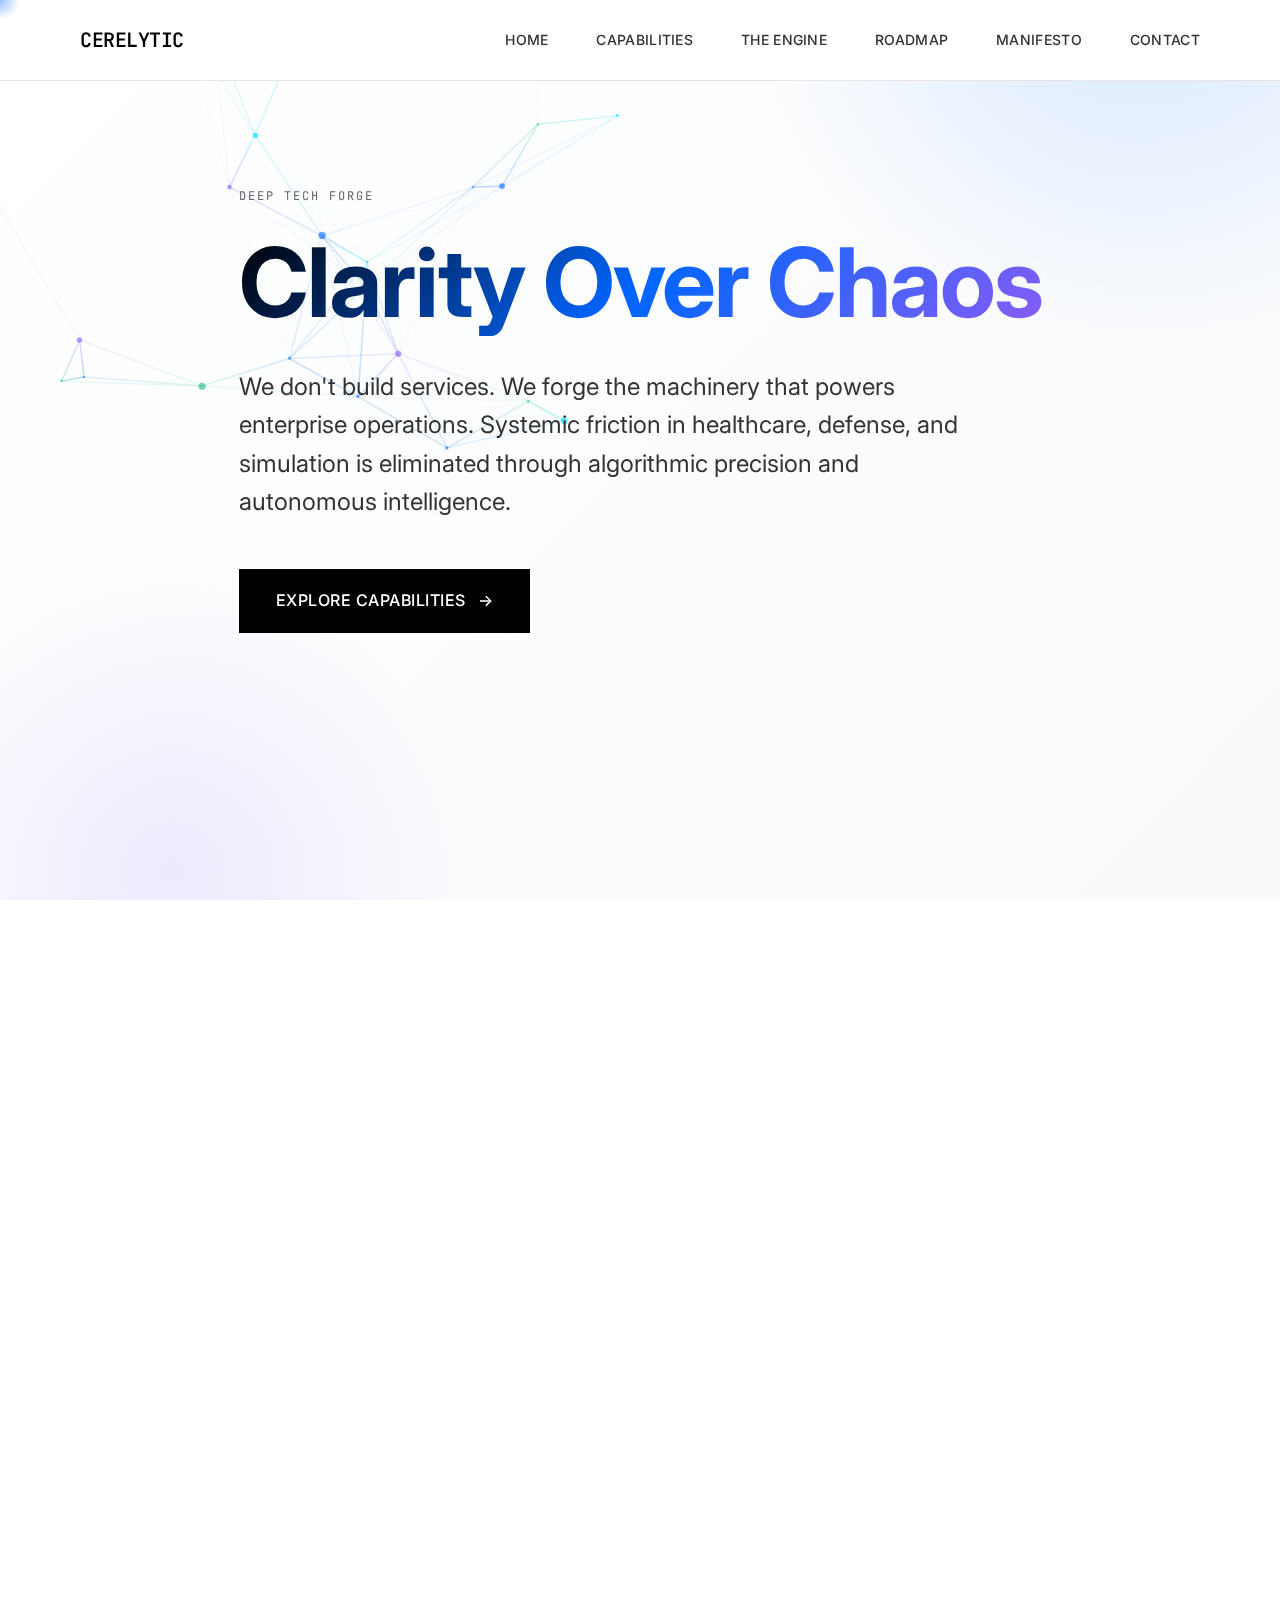
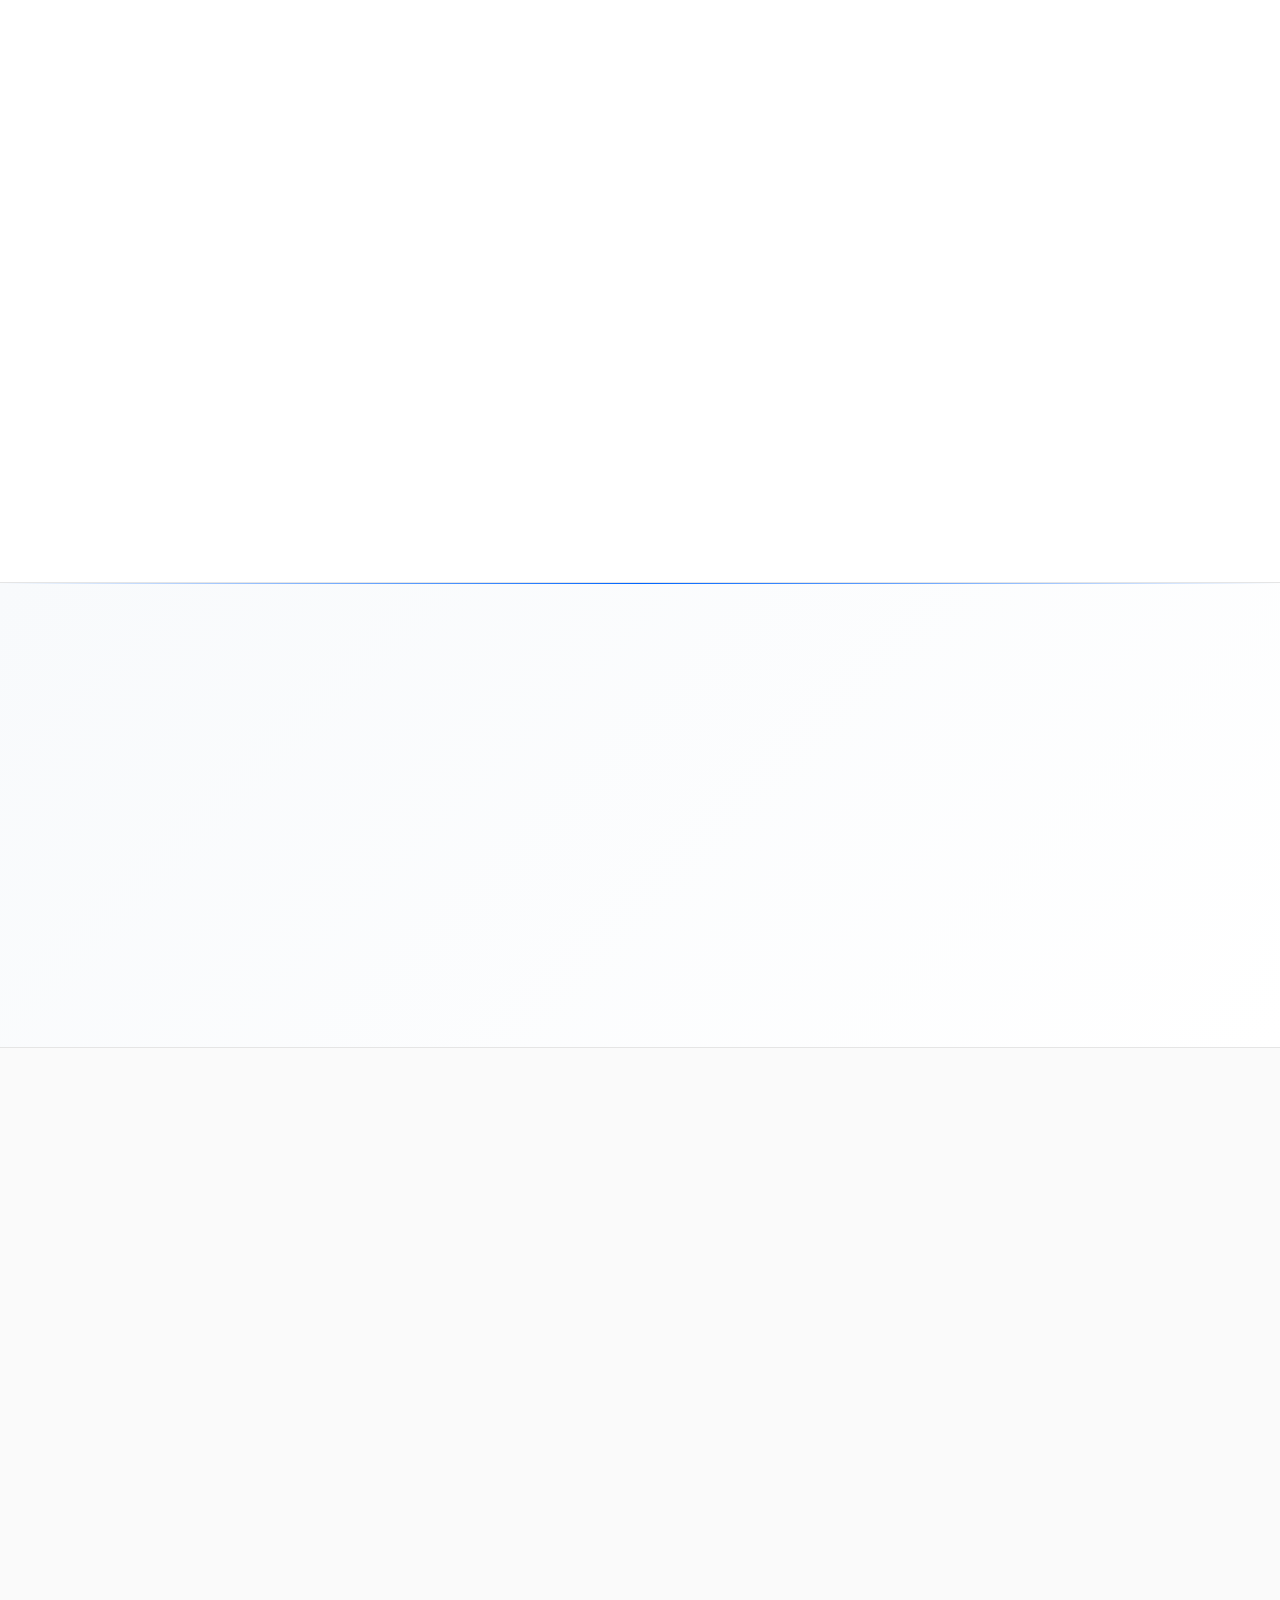
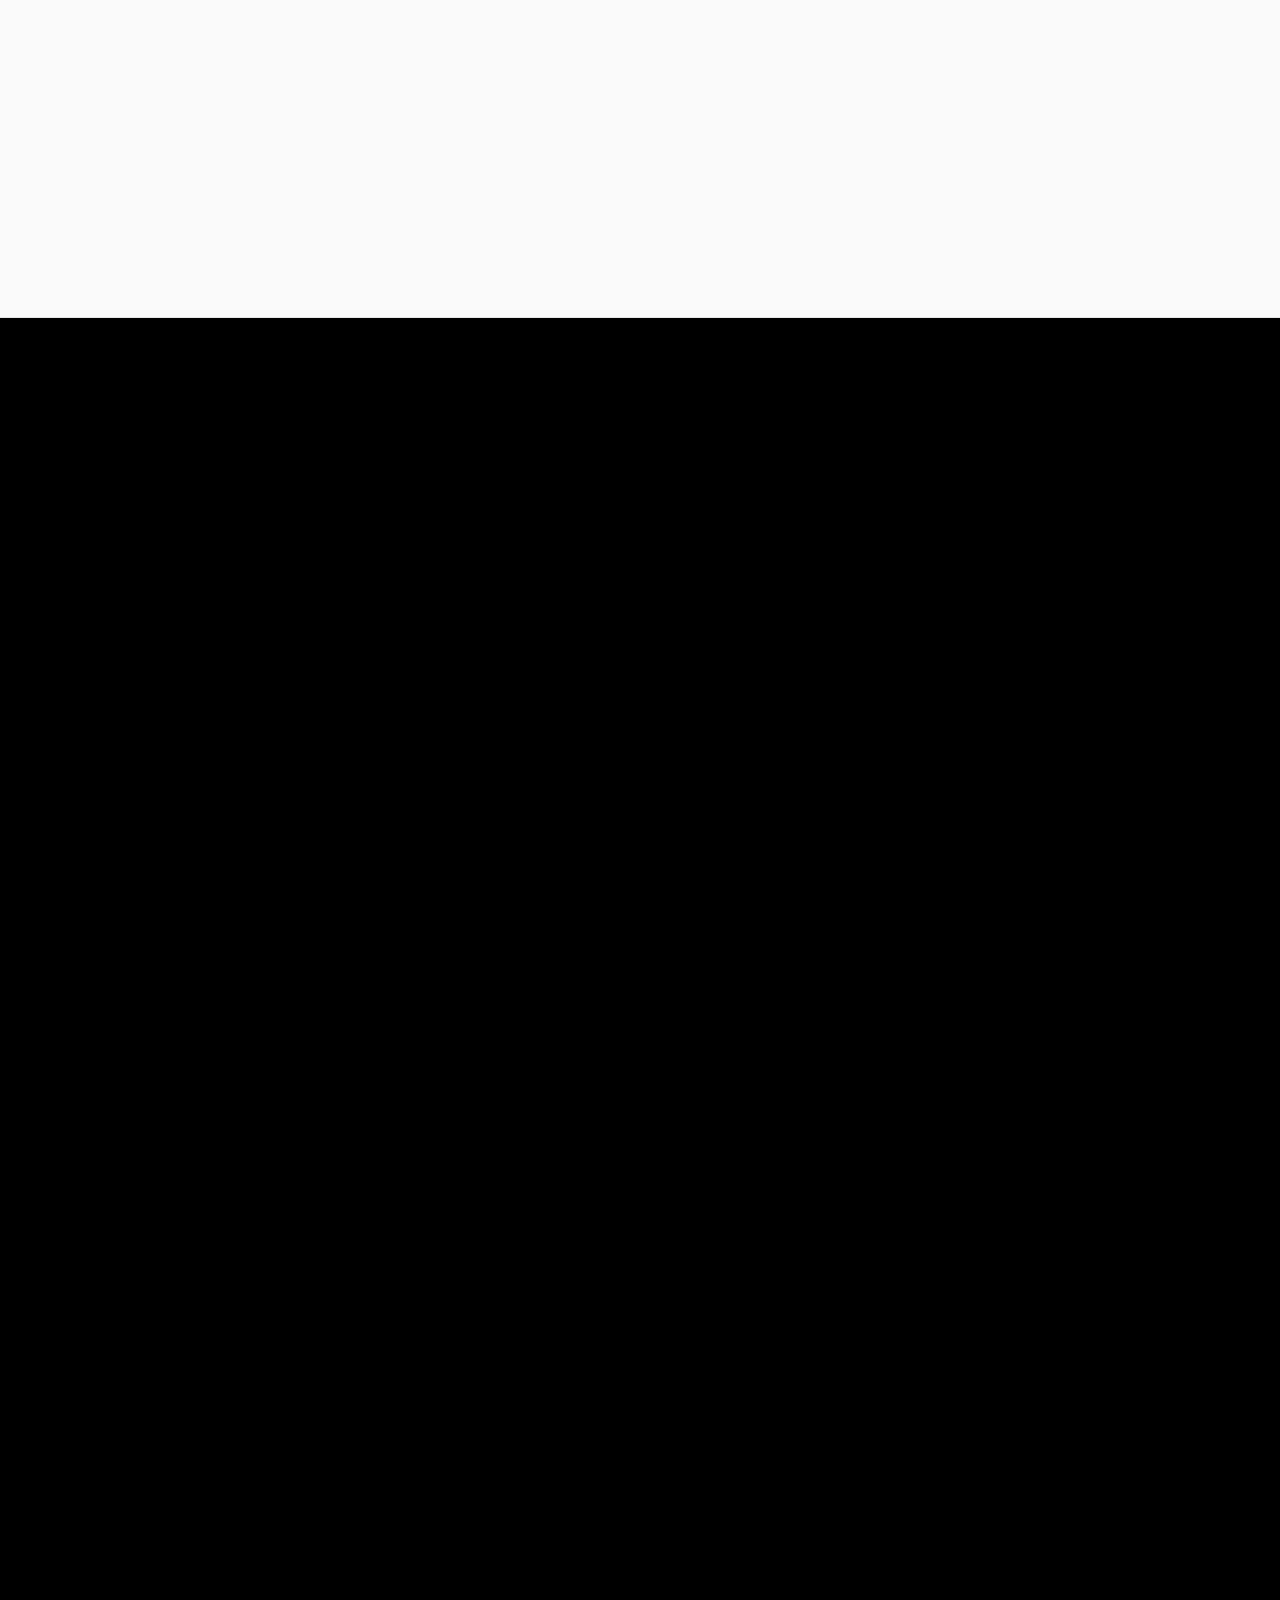
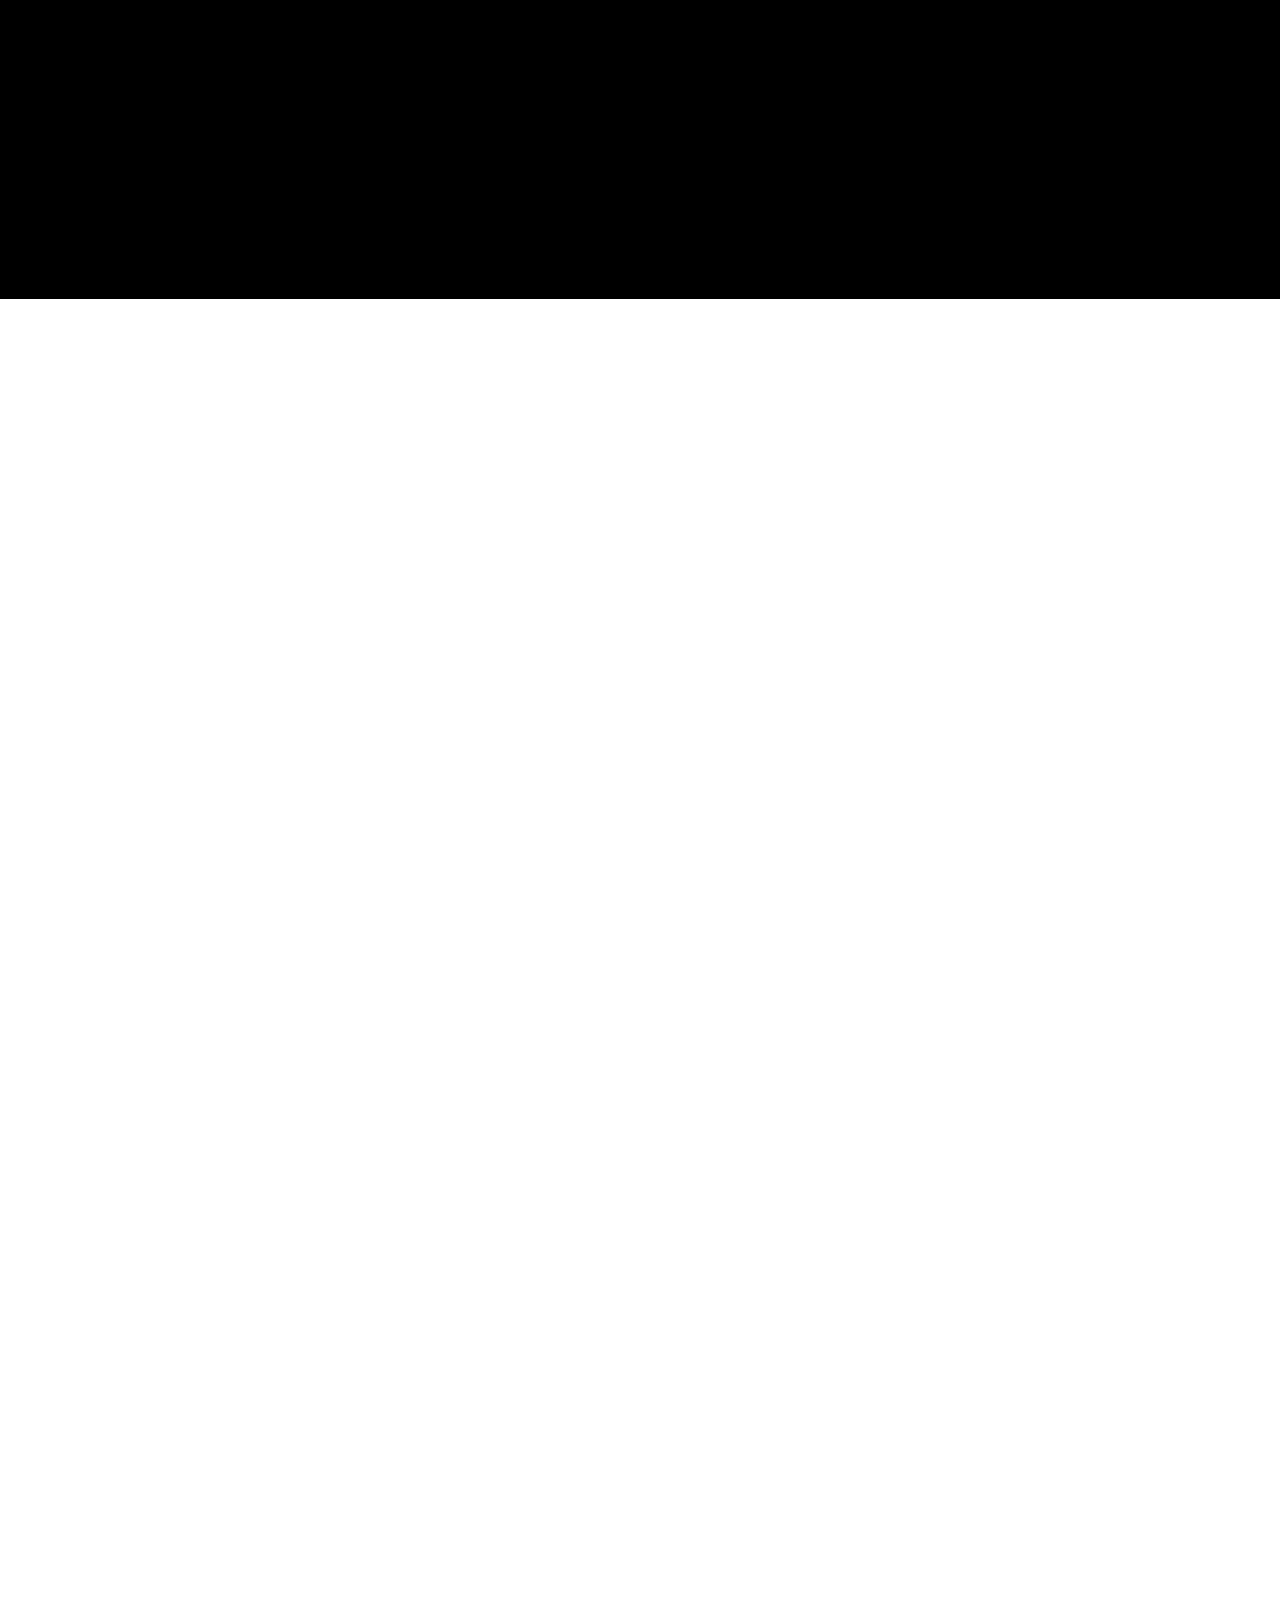
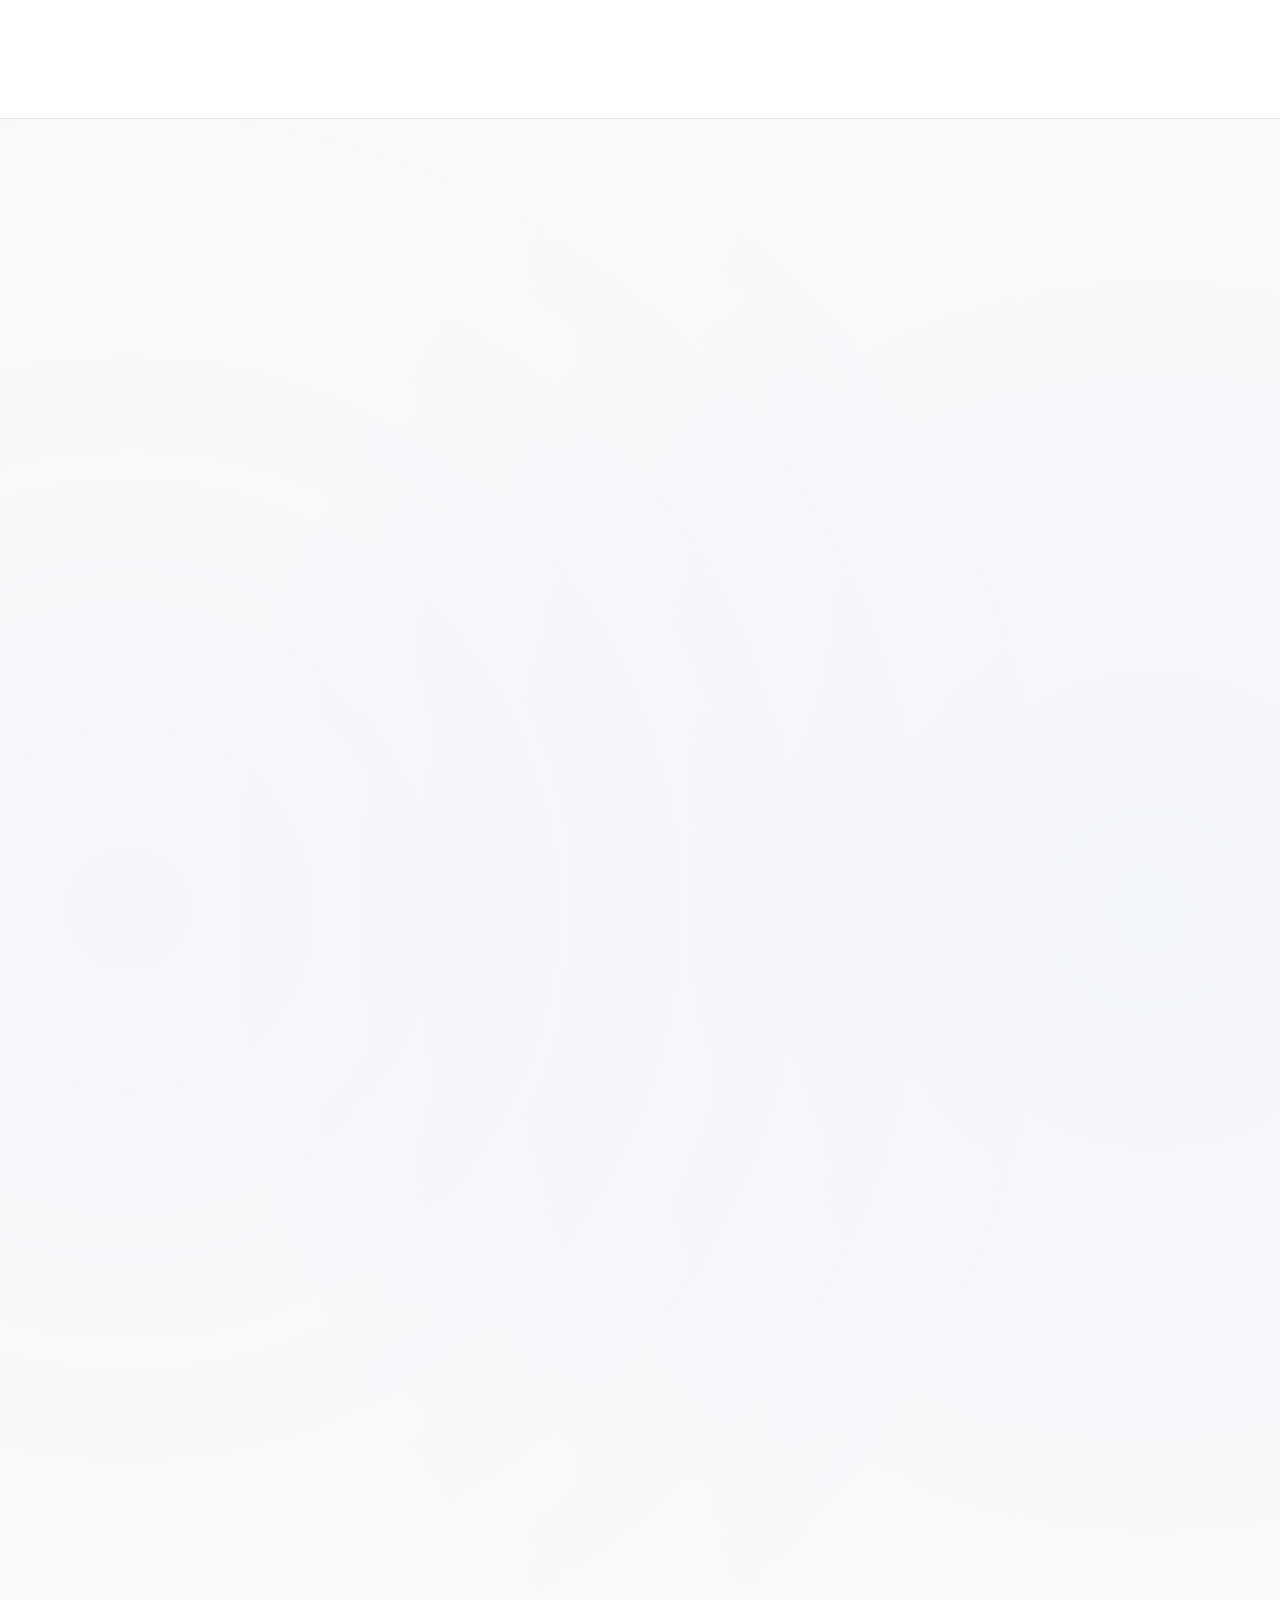
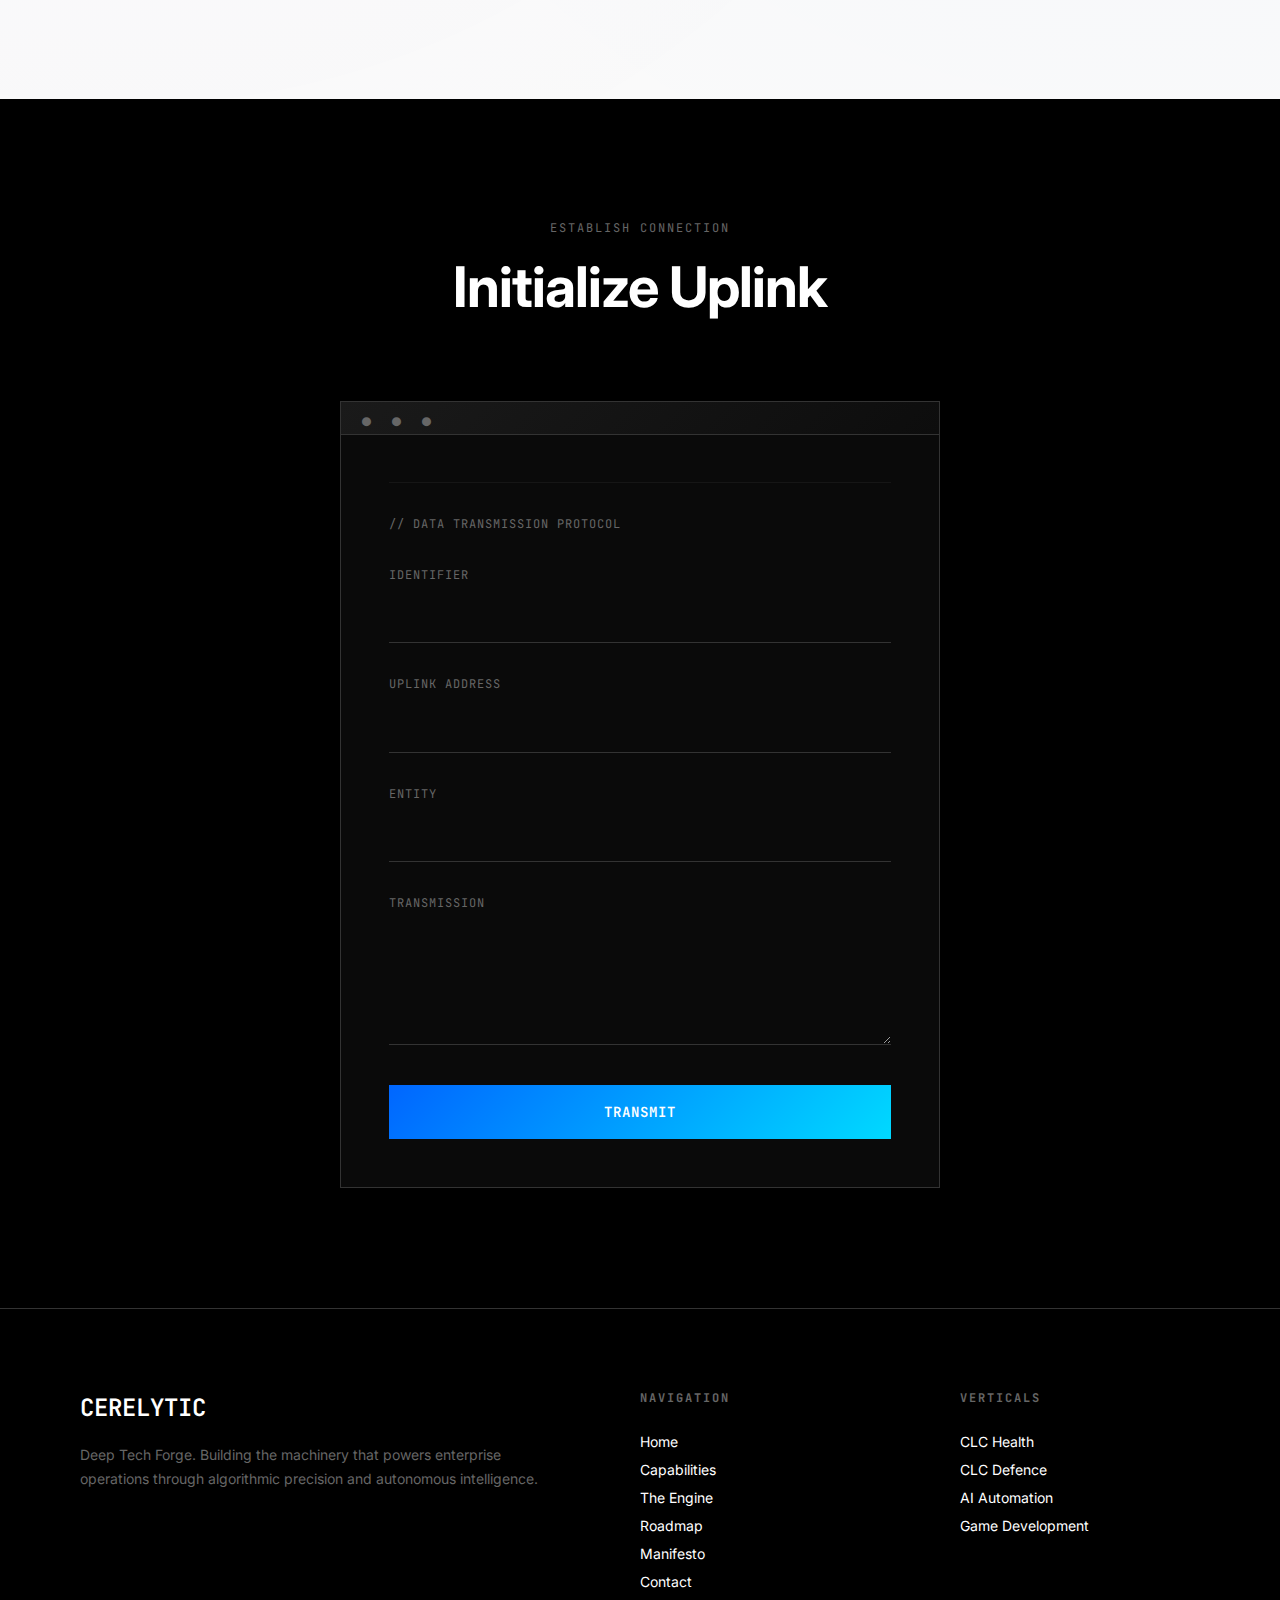
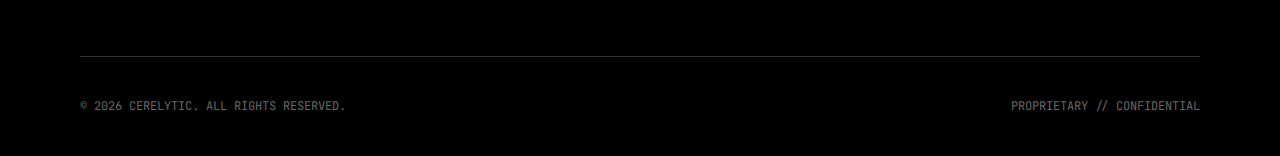
<file: design/olddesign/all.html>
<!DOCTYPE html>
<html lang="en">
<head>
    <meta charset="UTF-8">
    <meta name="viewport" content="width=device-width, initial-scale=1.0">
    <title>CERELYTIC — Deep Tech Forge</title>
    <link href="https://fonts.googleapis.com/css2?family=JetBrains+Mono:wght@300;400;500;600&family=Inter:wght@300;400;500;600;700&display=swap" rel="stylesheet">
    <style>
* {
    margin: 0;
    padding: 0;
    box-sizing: border-box;
}

:root {
    --void-black: #000000;
    --signal-white: #FFFFFF;
    --gray-secondary: #333333;
    --gray-light: #666666;
    --gray-border: #E5E5E5;
    --accent-blue: #0066FF;
    --accent-cyan: #00D9FF;
    --accent-purple: #8B5CF6;
    --accent-orange: #FF6B35;
    --accent-green: #10B981;
    --font-mono: 'JetBrains Mono', monospace;
    --font-sans: 'Inter', sans-serif;
}

body {
    font-family: var(--font-sans);
    background: var(--signal-white);
    color: var(--void-black);
    overflow-x: hidden;
    line-height: 1.6;
}

.container {
    max-width: 1400px;
    margin: 0 auto;
    padding: 0 80px;
}

@media (max-width: 768px) {
    .container {
        padding: 0 24px;
    }
}

/* Mobile Menu Toggle Button */
.mobile-menu-toggle {
    display: none;
    position: fixed;
    top: 20px;
    right: 24px;
    z-index: 1002;
    background: var(--void-black);
    border: none;
    width: 40px;
    height: 40px;
    flex-direction: column;
    justify-content: center;
    align-items: center;
    gap: 6px;
    cursor: pointer;
    border-radius: 4px;
    transition: all 0.3s ease;
}

.mobile-menu-toggle span {
    width: 24px;
    height: 2px;
    background: var(--signal-white);
    transition: all 0.3s ease;
    display: block;
}

.mobile-menu-toggle.active span:nth-child(1) {
    transform: rotate(45deg) translate(7px, 7px);
}

.mobile-menu-toggle.active span:nth-child(2) {
    opacity: 0;
}

.mobile-menu-toggle.active span:nth-child(3) {
    transform: rotate(-45deg) translate(7px, -7px);
}

@media (max-width: 768px) {
    .mobile-menu-toggle {
        display: flex;
    }
}

/* Navigation */
nav {
    position: fixed;
    top: 0;
    left: 0;
    right: 0;
    z-index: 1000;
    background: rgba(255, 255, 255, 0.98);
    backdrop-filter: blur(20px);
    border-bottom: 1px solid var(--gray-border);
    animation: slideDown 0.6s ease-out;
}

.scroll-progress {
    position: absolute;
    bottom: 0;
    left: 0;
    height: 3px;
    background: linear-gradient(90deg, var(--accent-blue), var(--accent-cyan), var(--accent-purple));
    width: 0%;
    transition: width 0.1s ease-out;
    z-index: 1001;
}

@keyframes slideDown {
    from {
        transform: translateY(-100%);
        opacity: 0;
    }
    to {
        transform: translateY(0);
        opacity: 1;
    }
}

nav .container {
    display: flex;
    justify-content: space-between;
    align-items: center;
    height: 80px;
}

.logo {
    font-family: var(--font-mono);
    font-size: 20px;
    font-weight: 600;
    letter-spacing: -0.5px;
    color: var(--void-black);
}

.nav-links {
    display: flex;
    gap: 48px;
    list-style: none;
}

.nav-links a {
    font-size: 14px;
    font-weight: 500;
    color: var(--gray-secondary);
    text-decoration: none;
    letter-spacing: 0.3px;
    transition: color 0.2s ease-out;
    position: relative;
}

.nav-links a:hover {
    color: var(--void-black);
}

.nav-links a::after {
    content: '';
    position: absolute;
    bottom: -4px;
    left: 0;
    width: 0;
    height: 1px;
    background: var(--void-black);
    transition: width 0.2s ease-out;
}

.nav-links a:hover::after {
    width: 100%;
}

@media (max-width: 768px) {
    .nav-links {
        position: fixed;
        top: 80px;
        left: 0;
        right: 0;
        flex-direction: column;
        background: var(--void-black);
        padding: 32px 24px;
        gap: 24px;
        transform: translateX(100%);
        transition: transform 0.3s ease;
    }

    .nav-links.active {
        transform: translateX(0);
    }

    .nav-links a {
        color: var(--signal-white);
        font-size: 16px;
    }

    .nav-links a::after {
        background: var(--signal-white);
    }
}

/* Hero Section */
.hero {
    min-height: 100vh;
    display: flex;
    align-items: center;
    position: relative;
    padding-top: 80px;
    overflow: hidden;
    background: linear-gradient(135deg, #FFFFFF 0%, #F8FAFC 100%);
}

.hero-background {
    position: absolute;
    top: 0;
    left: 0;
    right: 0;
    bottom: 0;
    z-index: 0;
}

.node-graph {
    position: absolute;
    top: 50%;
    left: 50%;
    transform: translate(-50%, -50%);
    width: 100%;
    height: 100%;
    opacity: 1;
}

.hero::before {
    content: '';
    position: absolute;
    top: -50%;
    right: -20%;
    width: 800px;
    height: 800px;
    background: radial-gradient(circle, rgba(0, 102, 255, 0.15) 0%, transparent 70%);
    border-radius: 50%;
    animation: float 20s ease-in-out infinite;
    z-index: 0;
}

.hero::after {
    content: '';
    position: absolute;
    bottom: -30%;
    left: -10%;
    width: 600px;
    height: 600px;
    background: radial-gradient(circle, rgba(139, 92, 246, 0.12) 0%, transparent 70%);
    border-radius: 50%;
    animation: float 15s ease-in-out infinite reverse;
    z-index: 0;
}

@keyframes float {
    0%, 100% {
        transform: translate(0, 0) scale(1);
    }
    50% {
        transform: translate(30px, -30px) scale(1.1);
    }
}

.hero-decorative-images {
    position: absolute;
    top: 0;
    right: 0;
    width: 50%;
    height: 100%;
    pointer-events: none;
    z-index: 1;
}

@media (max-width: 968px) {
    .hero-decorative-images {
        display: none;
    }
}

.hero-image-item {
    position: absolute;
    opacity: 0;
}

.hero-image-item svg {
    width: 100%;
    height: 100%;
}

.hero-image-1 {
    top: 10%;
    right: 10%;
    width: 200px;
    height: 200px;
    animation: fadeInUp 1s ease-out 0.8s both, floatSlow 8s ease-in-out 1.8s infinite;
}

.hero-image-2 {
    top: 50%;
    right: 25%;
    width: 150px;
    height: 150px;
    animation: fadeInUp 1s ease-out 1s both, floatMedium 6s ease-in-out 2s infinite;
}

.hero-image-3 {
    top: 70%;
    right: 5%;
    width: 180px;
    height: 180px;
    animation: fadeInUp 1s ease-out 1.2s both, floatFast 10s ease-in-out 2.2s infinite;
}

@keyframes floatSlow {
    0%, 100% { transform: translate(0, 0) rotate(0deg); }
    50% { transform: translate(20px, -20px) rotate(5deg); }
}

@keyframes floatMedium {
    0%, 100% { transform: translate(0, 0) rotate(0deg); }
    50% { transform: translate(-15px, 15px) rotate(-3deg); }
}

@keyframes floatFast {
    0%, 100% { transform: translate(0, 0) rotate(0deg); }
    50% { transform: translate(25px, 10px) rotate(8deg); }
}

.hero-content {
    position: relative;
    z-index: 1;
    animation: fadeInUp 0.8s ease-out 0.2s both;
}

@keyframes fadeInUp {
    from {
        opacity: 0;
        transform: translateY(40px);
    }
    to {
        opacity: 1;
        transform: translateY(0);
    }
}

.hero-subtitle {
    font-family: var(--font-mono);
    font-size: 12px;
    letter-spacing: 2px;
    text-transform: uppercase;
    color: var(--gray-light);
    margin-bottom: 24px;
    animation: fadeInUp 0.8s ease-out 0.3s both;
}

.hero-title {
    font-size: clamp(48px, 8vw, 96px);
    font-weight: 700;
    line-height: 1.1;
    letter-spacing: -2px;
    margin-bottom: 32px;
    animation: fadeInUp 0.8s ease-out 0.4s both;
    background: linear-gradient(135deg, #000000 0%, #0066FF 50%, #8B5CF6 100%);
    -webkit-background-clip: text;
    -webkit-text-fill-color: transparent;
    background-clip: text;
}

.hero-description {
    font-size: clamp(18px, 2vw, 24px);
    color: var(--gray-secondary);
    max-width: 720px;
    line-height: 1.6;
    margin-bottom: 48px;
    animation: fadeInUp 0.8s ease-out 0.5s both;
}

.hero-cta {
    display: inline-flex;
    align-items: center;
    gap: 12px;
    padding: 18px 36px;
    background: var(--void-black);
    color: var(--signal-white);
    text-decoration: none;
    font-size: 16px;
    font-weight: 500;
    letter-spacing: 0.5px;
    border: 1px solid var(--void-black);
    transition: all 0.2s ease-out;
    animation: fadeInUp 0.8s ease-out 0.6s both;
    position: relative;
    overflow: hidden;
}

.hero-cta:hover {
    background: var(--signal-white);
    color: var(--void-black);
}

.hero-cta::before {
    content: '';
    position: absolute;
    top: 0;
    left: -100%;
    width: 100%;
    height: 100%;
    background: var(--signal-white);
    transition: left 0.3s ease-out;
    z-index: -1;
}

.hero-cta:hover::before {
    left: 0;
}

/* Section Styling */
section {
    padding: 160px 0;
    position: relative;
}

.section-header {
    margin-bottom: 80px;
}

.section-label {
    font-family: var(--font-mono);
    font-size: 12px;
    letter-spacing: 2px;
    text-transform: uppercase;
    color: var(--gray-light);
    margin-bottom: 16px;
}

.section-title {
    font-size: clamp(36px, 5vw, 56px);
    font-weight: 700;
    letter-spacing: -1px;
    line-height: 1.2;
}

/* Capabilities Grid */
.capabilities-grid {
    display: grid;
    grid-template-columns: repeat(auto-fit, minmax(400px, 1fr));
    gap: 2px;
    background: var(--gray-border);
    border: 1px solid var(--gray-border);
}

@media (max-width: 768px) {
    .capabilities-grid {
        grid-template-columns: 1fr;
    }
}

.capability-card {
    background: var(--signal-white);
    padding: 60px 48px;
    position: relative;
    overflow: hidden;
    transition: all 0.4s cubic-bezier(0.4, 0, 0.2, 1);
    cursor: pointer;
    transform-origin: center;
}

.capability-card:hover {
    background: #FAFAFA;
    transform: translateY(-8px);
    box-shadow: 0 20px 40px rgba(0, 0, 0, 0.1);
}

.capability-card::before {
    content: '';
    position: absolute;
    top: 0;
    left: 0;
    width: 0;
    height: 3px;
    background: linear-gradient(90deg, var(--accent-blue), var(--accent-cyan));
    transition: width 0.4s cubic-bezier(0.4, 0, 0.2, 1);
}

.capability-card:hover::before {
    width: 100%;
}

.capability-card:nth-child(1)::before {
    background: linear-gradient(90deg, var(--accent-blue), var(--accent-cyan));
}

.capability-card:nth-child(2)::before {
    background: linear-gradient(90deg, var(--accent-purple), var(--accent-blue));
}

.capability-card:nth-child(3)::before {
    background: linear-gradient(90deg, var(--accent-orange), var(--accent-purple));
}

.capability-icon {
    width: 64px;
    height: 64px;
    margin-bottom: 32px;
    display: flex;
    align-items: center;
    justify-content: center;
    border: 2px solid var(--gray-border);
    transition: all 0.3s cubic-bezier(0.4, 0, 0.2, 1);
    background: var(--signal-white);
}

.capability-card:hover .capability-icon {
    border-color: var(--accent-blue);
    background: rgba(0, 102, 255, 0.05);
    transform: scale(1.1) rotate(5deg);
}

.capability-card:nth-child(1):hover .capability-icon {
    border-color: var(--accent-blue);
    background: rgba(0, 102, 255, 0.05);
}

.capability-card:nth-child(2):hover .capability-icon {
    border-color: var(--accent-purple);
    background: rgba(139, 92, 246, 0.05);
}

.capability-card:nth-child(3):hover .capability-icon {
    border-color: var(--accent-orange);
    background: rgba(255, 107, 53, 0.05);
}

.capability-card {
    opacity: 0;
    transform: translateX(-100px);
}

.capability-card.animate-in:nth-child(1) {
    animation: slideInFromLeft 0.8s cubic-bezier(0.4, 0, 0.2, 1) 0.1s both;
}

.capability-card.animate-in:nth-child(2) {
    animation: slideInFromLeft 0.8s cubic-bezier(0.4, 0, 0.2, 1) 0.3s both;
}

.capability-card.animate-in:nth-child(3) {
    animation: slideInFromLeft 0.8s cubic-bezier(0.4, 0, 0.2, 1) 0.5s both;
}

@keyframes slideInFromLeft {
    from {
        opacity: 0;
        transform: translateX(-100px);
    }
    to {
        opacity: 1;
        transform: translateX(0);
    }
}

.capability-number {
    font-family: var(--font-mono);
    font-size: 11px;
    color: var(--gray-light);
    margin-bottom: 12px;
    letter-spacing: 1px;
}

.capability-title {
    font-size: 28px;
    font-weight: 600;
    margin-bottom: 16px;
    letter-spacing: -0.5px;
}

.capability-description {
    font-size: 16px;
    color: var(--gray-secondary);
    line-height: 1.7;
}

.capability-visual {
    position: absolute;
    right: 48px;
    bottom: 48px;
    opacity: 0.2;
    transition: all 0.4s cubic-bezier(0.4, 0, 0.2, 1);
    width: 120px;
    height: 120px;
    transform: scale(0.9);
}

.capability-card:hover .capability-visual {
    opacity: 0.6;
    transform: scale(1) rotate(5deg);
}

/* Stats Section */
.stats-section {
    padding: 120px 0;
    background: linear-gradient(135deg, #F8FAFC 0%, #FFFFFF 100%);
    border-top: 1px solid var(--gray-border);
    position: relative;
    overflow: hidden;
}

.stats-section::before {
    content: '';
    position: absolute;
    top: 0;
    left: 0;
    right: 0;
    height: 1px;
    background: linear-gradient(90deg, transparent, var(--accent-blue), transparent);
}

.stats-grid {
    display: grid;
    grid-template-columns: repeat(4, 1fr);
    gap: 60px;
}

@media (max-width: 968px) {
    .stats-grid {
        grid-template-columns: repeat(2, 1fr);
        gap: 40px;
    }
}

@media (max-width: 568px) {
    .stats-grid {
        grid-template-columns: 1fr;
    }
}

.stat-item {
    text-align: center;
    padding: 40px 20px;
    border-radius: 12px;
    background: var(--signal-white);
    border: 1px solid var(--gray-border);
    transition: all 0.4s cubic-bezier(0.4, 0, 0.2, 1);
    position: relative;
    overflow: hidden;
    opacity: 0;
    transform: translateX(-60px);
}

.stat-item.animate-in:nth-child(1) {
    animation: slideInFromLeft 0.6s cubic-bezier(0.4, 0, 0.2, 1) 0.1s both;
}

.stat-item.animate-in:nth-child(2) {
    animation: slideInFromLeft 0.6s cubic-bezier(0.4, 0, 0.2, 1) 0.2s both;
}

.stat-item.animate-in:nth-child(3) {
    animation: slideInFromLeft 0.6s cubic-bezier(0.4, 0, 0.2, 1) 0.3s both;
}

.stat-item.animate-in:nth-child(4) {
    animation: slideInFromLeft 0.6s cubic-bezier(0.4, 0, 0.2, 1) 0.4s both;
}

.stat-item::before {
    content: '';
    position: absolute;
    top: 0;
    left: 0;
    right: 0;
    height: 3px;
    background: linear-gradient(90deg, var(--accent-blue), var(--accent-cyan));
    transform: scaleX(0);
    transition: transform 0.6s cubic-bezier(0.4, 0, 0.2, 1);
}

.stat-item:hover::before {
    transform: scaleX(1);
}

.stat-item:hover {
    transform: translateY(-8px);
    box-shadow: 0 20px 40px rgba(0, 102, 255, 0.1);
    border-color: var(--accent-blue);
}

.stat-item:nth-child(2)::before {
    background: linear-gradient(90deg, var(--accent-cyan), var(--accent-purple));
}

.stat-item:nth-child(3)::before {
    background: linear-gradient(90deg, var(--accent-purple), var(--accent-orange));
}

.stat-item:nth-child(4)::before {
    background: linear-gradient(90deg, var(--accent-orange), var(--accent-green));
}

.stat-number {
    font-family: var(--font-mono);
    font-size: 56px;
    font-weight: 700;
    background: linear-gradient(135deg, var(--accent-blue), var(--accent-cyan));
    -webkit-background-clip: text;
    -webkit-text-fill-color: transparent;
    background-clip: text;
    margin-bottom: 12px;
    line-height: 1;
}

.stat-item:nth-child(2) .stat-number {
    background: linear-gradient(135deg, var(--accent-cyan), var(--accent-purple));
    -webkit-background-clip: text;
    -webkit-text-fill-color: transparent;
    background-clip: text;
}

.stat-item:nth-child(3) .stat-number {
    background: linear-gradient(135deg, var(--accent-purple), var(--accent-orange));
    -webkit-background-clip: text;
    -webkit-text-fill-color: transparent;
    background-clip: text;
}

.stat-item:nth-child(4) .stat-number {
    background: linear-gradient(135deg, var(--accent-orange), var(--accent-green));
    -webkit-background-clip: text;
    -webkit-text-fill-color: transparent;
    background-clip: text;
}

.stat-number::after {
    content: '%';
    font-size: 32px;
    margin-left: 4px;
}

.stat-item:nth-child(2) .stat-number::after,
.stat-item:nth-child(4) .stat-number::after {
    content: '';
}

.stat-item:nth-child(3) .stat-number::after {
    content: '%';
}

.stat-label {
    font-size: 14px;
    font-weight: 600;
    text-transform: uppercase;
    letter-spacing: 1px;
    color: var(--gray-secondary);
    margin-bottom: 8px;
}

.stat-description {
    font-size: 13px;
    color: var(--gray-light);
    line-height: 1.6;
}

/* CLC Verticals */
.clc-section {
    background: #FAFAFA;
    border-top: 1px solid var(--gray-border);
    border-bottom: 1px solid var(--gray-border);
}

.clc-grid {
    display: grid;
    grid-template-columns: repeat(2, 1fr);
    gap: 80px;
}

@media (max-width: 968px) {
    .clc-grid {
        grid-template-columns: 1fr;
        gap: 60px;
    }
}

.clc-item {
    position: relative;
    padding: 48px;
    border-radius: 8px;
    background: var(--signal-white);
    border: 1px solid var(--gray-border);
    transition: all 0.4s cubic-bezier(0.4, 0, 0.2, 1);
    overflow: hidden;
    opacity: 0;
    transform: translateX(-80px);
}

.clc-item.animate-in:nth-child(1) {
    animation: slideInFromLeft 0.8s cubic-bezier(0.4, 0, 0.2, 1) 0.2s both;
}

.clc-item.animate-in:nth-child(2) {
    animation: slideInFromLeft 0.8s cubic-bezier(0.4, 0, 0.2, 1) 0.4s both;
}

.clc-item::before {
    content: '';
    position: absolute;
    top: 0;
    left: 0;
    width: 4px;
    height: 0;
    background: linear-gradient(180deg, var(--accent-green), var(--accent-cyan));
    transition: height 0.4s cubic-bezier(0.4, 0, 0.2, 1);
}

.clc-item:hover {
    transform: translateX(8px);
    border-color: var(--accent-green);
    box-shadow: 0 12px 32px rgba(16, 185, 129, 0.15);
}

.clc-item:hover::before {
    height: 100%;
}

.clc-item:nth-child(2)::before {
    background: linear-gradient(180deg, var(--accent-blue), var(--accent-purple));
}

.clc-item:nth-child(2):hover {
    border-color: var(--accent-blue);
    box-shadow: 0 12px 32px rgba(0, 102, 255, 0.15);
}

.clc-bg-pattern {
    position: absolute;
    top: 20px;
    right: 20px;
    width: 200px;
    height: 200px;
    opacity: 0.3;
    transition: all 0.4s cubic-bezier(0.4, 0, 0.2, 1);
    pointer-events: none;
}

.clc-item:hover .clc-bg-pattern {
    opacity: 0.5;
    transform: scale(1.1) rotate(5deg);
}

.clc-label {
    font-family: var(--font-mono);
    font-size: 11px;
    letter-spacing: 2px;
    text-transform: uppercase;
    color: var(--signal-white);
    margin-bottom: 20px;
    font-weight: 600;
    display: inline-block;
    padding: 8px 16px;
    background: linear-gradient(135deg, var(--accent-green), var(--accent-cyan));
    border-radius: 4px;
}

.clc-item:nth-child(2) .clc-label {
    background: linear-gradient(135deg, var(--accent-blue), var(--accent-purple));
}

.clc-title {
    font-size: 32px;
    font-weight: 600;
    margin-bottom: 20px;
    letter-spacing: -0.5px;
}

.clc-description {
    font-size: 16px;
    color: var(--gray-secondary);
    line-height: 1.8;
}

/* Engine Section */
.engine-section {
    background: var(--void-black);
    color: var(--signal-white);
}

.engine-section .section-label,
.engine-section .section-title {
    color: var(--signal-white);
}

.engine-section .section-label {
    color: var(--gray-light);
}

.process-flow {
    margin-top: 80px;
}

.flow-diagram {
    margin-bottom: 60px;
    opacity: 0.8;
    animation: fadeInUp 0.8s ease-out 0.6s both;
}

.flow-diagram svg {
    width: 100%;
    height: auto;
}

@media (max-width: 968px) {
    .flow-diagram {
        display: none;
    }
}

.process-steps {
    display: grid;
    grid-template-columns: repeat(4, 1fr);
    gap: 40px;
    position: relative;
}

@media (max-width: 968px) {
    .process-steps {
        grid-template-columns: 1fr;
        gap: 60px;
    }
}

.process-step {
    position: relative;
    padding: 32px;
    background: rgba(255, 255, 255, 0.05);
    border: 1px solid rgba(255, 255, 255, 0.1);
    border-radius: 8px;
    transition: all 0.4s cubic-bezier(0.4, 0, 0.2, 1);
    transform-origin: center;
    opacity: 0;
    transform: translateX(-60px);
}

.process-step.animate-in:nth-child(1) {
    animation: slideInFromLeft 0.7s cubic-bezier(0.4, 0, 0.2, 1) 0.1s both;
}

.process-step.animate-in:nth-child(2) {
    animation: slideInFromLeft 0.7s cubic-bezier(0.4, 0, 0.2, 1) 0.3s both;
}

.process-step.animate-in:nth-child(3) {
    animation: slideInFromLeft 0.7s cubic-bezier(0.4, 0, 0.2, 1) 0.5s both;
}

.process-step.animate-in:nth-child(4) {
    animation: slideInFromLeft 0.7s cubic-bezier(0.4, 0, 0.2, 1) 0.7s both;
}

.process-step:hover {
    background: rgba(255, 255, 255, 0.08);
    border-color: rgba(255, 255, 255, 0.2);
    transform: translateY(-8px);
}

.process-step:nth-child(1) {
    border-top: 3px solid var(--accent-blue);
}

.process-step:nth-child(2) {
    border-top: 3px solid var(--accent-cyan);
}

.process-step:nth-child(3) {
    border-top: 3px solid var(--accent-purple);
}

.process-step:nth-child(4) {
    border-top: 3px solid var(--accent-green);
}

.step-number {
    font-family: var(--font-mono);
    font-size: 14px;
    color: var(--gray-light);
    margin-bottom: 16px;
    letter-spacing: 1px;
    font-weight: 600;
}

.process-step:nth-child(1) .step-number {
    color: var(--accent-blue);
}

.process-step:nth-child(2) .step-number {
    color: var(--accent-cyan);
}

.process-step:nth-child(3) .step-number {
    color: var(--accent-purple);
}

.process-step:nth-child(4) .step-number {
    color: var(--accent-green);
}

.step-title {
    font-size: 24px;
    font-weight: 600;
    margin-bottom: 12px;
    letter-spacing: -0.5px;
}

.step-description {
    font-size: 15px;
    color: var(--gray-light);
    line-height: 1.7;
}

.process-connector {
    position: absolute;
    top: 30px;
    left: 100%;
    width: 40px;
    height: 1px;
    background: var(--gray-secondary);
    display: none;
}

@media (min-width: 969px) {
    .process-connector {
        display: block;
    }
    .process-step:last-child .process-connector {
        display: none;
    }
}

/* Roadmap Section */
.roadmap-timeline {
    margin-top: 80px;
}

.timeline-item {
    display: grid;
    grid-template-columns: 200px 1fr;
    gap: 60px;
    margin-bottom: 80px;
    padding-bottom: 80px;
    border-bottom: 1px solid var(--gray-border);
    opacity: 0;
    transform: translateX(-100px);
    transition: all 0.8s cubic-bezier(0.4, 0, 0.2, 1);
}

.timeline-item.animate-in {
    opacity: 1;
    transform: translateX(0);
}

.timeline-item:last-child {
    border-bottom: none;
    margin-bottom: 0;
    padding-bottom: 0;
}

@media (max-width: 768px) {
    .timeline-item {
        grid-template-columns: 1fr;
        gap: 24px;
    }
}

.timeline-version {
    font-family: var(--font-mono);
    font-size: 48px;
    font-weight: 600;
    color: var(--void-black);
    line-height: 1;
    background: linear-gradient(135deg, var(--accent-blue), var(--accent-purple));
    -webkit-background-clip: text;
    -webkit-text-fill-color: transparent;
    background-clip: text;
}

.timeline-item:nth-child(2) .timeline-version {
    background: linear-gradient(135deg, var(--accent-cyan), var(--accent-blue));
    -webkit-background-clip: text;
    -webkit-text-fill-color: transparent;
    background-clip: text;
}

.timeline-item:nth-child(3) .timeline-version {
    background: linear-gradient(135deg, var(--accent-purple), var(--accent-orange));
    -webkit-background-clip: text;
    -webkit-text-fill-color: transparent;
    background-clip: text;
}

.timeline-label {
    font-family: var(--font-mono);
    font-size: 11px;
    text-transform: uppercase;
    letter-spacing: 2px;
    color: var(--gray-light);
    margin-top: 8px;
}

.timeline-content h3 {
    font-size: 28px;
    font-weight: 600;
    margin-bottom: 16px;
    letter-spacing: -0.5px;
}

.timeline-content p {
    font-size: 16px;
    color: var(--gray-secondary);
    line-height: 1.8;
    margin-bottom: 24px;
}

.timeline-content ul {
    list-style: none;
    padding: 0;
}

.timeline-content li {
    font-size: 15px;
    color: var(--gray-secondary);
    padding-left: 24px;
    position: relative;
    margin-bottom: 12px;
    line-height: 1.7;
}

.timeline-content li::before {
    content: '→';
    position: absolute;
    left: 0;
    color: var(--void-black);
}

/* Manifesto Section */
.manifesto-section {
    background: #FAFAFA;
    border-top: 1px solid var(--gray-border);
    position: relative;
    overflow: hidden;
}

/* Technical Visualization */
.tech-visualization {
    margin-top: 100px;
}

.tech-viz-title {
    font-size: 28px;
    font-weight: 600;
    color: var(--signal-white);
    margin-bottom: 48px;
    text-align: center;
}

.tech-viz-grid {
    display: grid;
    grid-template-columns: repeat(3, 1fr);
    gap: 32px;
}

@media (max-width: 968px) {
    .tech-viz-grid {
        grid-template-columns: 1fr;
        gap: 24px;
    }
}

.tech-viz-card {
    padding: 40px 32px;
    background: rgba(255, 255, 255, 0.05);
    border: 1px solid rgba(255, 255, 255, 0.1);
    border-radius: 12px;
    text-align: center;
    transition: all 0.4s cubic-bezier(0.4, 0, 0.2, 1);
    opacity: 0;
    transform: translateX(-60px);
}

.tech-viz-card.animate-in:nth-child(1) {
    animation: slideInFromLeft 0.7s cubic-bezier(0.4, 0, 0.2, 1) 0.2s both;
}

.tech-viz-card.animate-in:nth-child(2) {
    animation: slideInFromLeft 0.7s cubic-bezier(0.4, 0, 0.2, 1) 0.4s both;
}

.tech-viz-card.animate-in:nth-child(3) {
    animation: slideInFromLeft 0.7s cubic-bezier(0.4, 0, 0.2, 1) 0.6s both;
}

.tech-viz-card:hover {
    background: rgba(255, 255, 255, 0.08);
    border-color: rgba(255, 255, 255, 0.2);
    transform: translateY(-8px);
}

.tech-viz-icon {
    width: 100px;
    height: 100px;
    margin: 0 auto 24px;
}

.tech-viz-icon svg {
    width: 100%;
    height: 100%;
}

.tech-viz-card h4 {
    font-size: 20px;
    font-weight: 600;
    color: var(--signal-white);
    margin-bottom: 12px;
}

.tech-viz-card p {
    font-size: 14px;
    color: var(--gray-light);
    line-height: 1.7;
}

.manifesto-section::before {
    content: '';
    position: absolute;
    top: 0;
    left: -50%;
    width: 200%;
    height: 100%;
    background: radial-gradient(circle at 30% 50%, rgba(139, 92, 246, 0.03) 0%, transparent 50%),
                radial-gradient(circle at 70% 50%, rgba(0, 102, 255, 0.03) 0%, transparent 50%);
    animation: manifesto-bg 20s ease-in-out infinite;
    pointer-events: none;
}

@keyframes manifesto-bg {
    0%, 100% { transform: translateX(0); }
    50% { transform: translateX(10%); }
}

.manifesto-content {
    max-width: 920px;
    margin: 0 auto;
}

.manifesto-text {
    font-size: 20px;
    line-height: 1.9;
    color: var(--gray-secondary);
    margin-bottom: 32px;
}

.manifesto-text strong {
    color: var(--void-black);
    font-weight: 600;
}

.manifesto-quote {
    font-size: 32px;
    font-weight: 600;
    line-height: 1.4;
    color: var(--void-black);
    margin: 60px 0;
    padding-left: 48px;
    border-left: 4px solid transparent;
    border-image: linear-gradient(180deg, var(--accent-blue), var(--accent-purple)) 1;
    letter-spacing: -0.5px;
    position: relative;
}

.manifesto-quote::before {
    content: '"';
    position: absolute;
    left: -20px;
    top: -20px;
    font-size: 120px;
    font-weight: 700;
    background: linear-gradient(135deg, var(--accent-blue), var(--accent-purple));
    -webkit-background-clip: text;
    -webkit-text-fill-color: transparent;
    background-clip: text;
    opacity: 0.1;
    font-family: Georgia, serif;
}

/* Case Studies */
.case-studies-visual {
    margin-top: 80px;
}

.case-studies-title {
    font-size: 32px;
    font-weight: 600;
    text-align: center;
    margin-bottom: 48px;
    color: var(--void-black);
}

.case-studies-grid {
    display: grid;
    grid-template-columns: repeat(3, 1fr);
    gap: 32px;
}

@media (max-width: 968px) {
    .case-studies-grid {
        grid-template-columns: 1fr;
        gap: 24px;
    }
}

.case-study-card {
    background: var(--signal-white);
    border: 1px solid var(--gray-border);
    border-radius: 12px;
    overflow: hidden;
    transition: all 0.4s cubic-bezier(0.4, 0, 0.2, 1);
    opacity: 0;
    transform: translateX(-60px);
}

.case-study-card.animate-in:nth-child(1) {
    animation: slideInFromLeft 0.7s cubic-bezier(0.4, 0, 0.2, 1) 0.2s both;
}

.case-study-card.animate-in:nth-child(2) {
    animation: slideInFromLeft 0.7s cubic-bezier(0.4, 0, 0.2, 1) 0.4s both;
}

.case-study-card.animate-in:nth-child(3) {
    animation: slideInFromLeft 0.7s cubic-bezier(0.4, 0, 0.2, 1) 0.6s both;
}

.case-study-card:hover {
    transform: translateY(-12px);
    box-shadow: 0 24px 48px rgba(0, 0, 0, 0.12);
    border-color: transparent;
}

.case-study-image {
    width: 100%;
    height: 200px;
    overflow: hidden;
}

.case-study-image svg {
    width: 100%;
    height: 100%;
    transition: transform 0.4s cubic-bezier(0.4, 0, 0.2, 1);
}

.case-study-card:hover .case-study-image svg {
    transform: scale(1.05);
}

.case-study-content {
    padding: 24px;
}

.case-study-content h4 {
    font-size: 18px;
    font-weight: 600;
    margin-bottom: 12px;
    color: var(--void-black);
}

.case-study-content p {
    font-size: 14px;
    color: var(--gray-secondary);
    line-height: 1.7;
}

/* Contact Section */
.contact-section {
    background: var(--void-black);
    color: var(--signal-white);
    padding: 120px 0;
}

.contact-header {
    text-align: center;
    margin-bottom: 80px;
}

.contact-header .section-title {
    color: var(--signal-white);
}

.contact-header .section-label {
    color: var(--gray-light);
}

.terminal-form {
    max-width: 600px;
    margin: 0 auto;
    background: #0A0A0A;
    border: 1px solid var(--gray-secondary);
    padding: 48px;
    position: relative;
    box-shadow: 0 20px 60px rgba(0, 0, 0, 0.5),
                inset 0 1px 0 rgba(255, 255, 255, 0.1);
}

.terminal-form::before {
    content: '';
    position: absolute;
    top: 0;
    left: 0;
    right: 0;
    height: 32px;
    background: linear-gradient(135deg, #1a1a1a 0%, #0d0d0d 100%);
    border-bottom: 1px solid var(--gray-secondary);
}

.terminal-form::after {
    content: '● ● ●';
    position: absolute;
    top: 10px;
    left: 20px;
    font-size: 12px;
    color: var(--gray-light);
    letter-spacing: 8px;
}

.terminal-header {
    font-family: var(--font-mono);
    font-size: 12px;
    color: var(--gray-light);
    margin-bottom: 32px;
    letter-spacing: 1px;
    margin-top: 32px;
    padding-top: 32px;
    border-top: 1px solid rgba(255, 255, 255, 0.05);
}

.form-group {
    margin-bottom: 32px;
}

.form-label {
    font-family: var(--font-mono);
    font-size: 12px;
    color: var(--gray-light);
    margin-bottom: 12px;
    display: block;
    letter-spacing: 1px;
}

.form-input,
.form-textarea {
    width: 100%;
    background: transparent;
    border: none;
    border-bottom: 1px solid var(--gray-secondary);
    color: var(--signal-white);
    font-family: var(--font-mono);
    font-size: 16px;
    padding: 12px 0;
    transition: all 0.3s cubic-bezier(0.4, 0, 0.2, 1);
}

.form-input:focus,
.form-textarea:focus {
    outline: none;
    border-bottom-color: transparent;
    border-image: linear-gradient(90deg, var(--accent-blue), var(--accent-cyan)) 1;
    border-image-slice: 1;
}

.form-textarea {
    resize: vertical;
    min-height: 120px;
}

.form-submit {
    width: 100%;
    background: linear-gradient(135deg, var(--accent-blue), var(--accent-cyan));
    color: var(--signal-white);
    border: none;
    padding: 18px 36px;
    font-family: var(--font-mono);
    font-size: 14px;
    font-weight: 600;
    letter-spacing: 1px;
    cursor: pointer;
    transition: all 0.3s cubic-bezier(0.4, 0, 0.2, 1);
    text-transform: uppercase;
    position: relative;
    overflow: hidden;
}

.form-submit::before {
    content: '';
    position: absolute;
    top: 0;
    left: -100%;
    width: 100%;
    height: 100%;
    background: linear-gradient(135deg, var(--accent-cyan), var(--accent-purple));
    transition: left 0.3s cubic-bezier(0.4, 0, 0.2, 1);
    z-index: -1;
}

.form-submit:hover::before {
    left: 0;
}

.form-submit:hover {
    transform: translateY(-2px);
    box-shadow: 0 10px 30px rgba(0, 102, 255, 0.4);
}

/* Footer */
footer {
    background: var(--void-black);
    color: var(--signal-white);
    padding: 80px 0 40px;
    border-top: 1px solid var(--gray-secondary);
}

.footer-content {
    display: grid;
    grid-template-columns: 2fr 1fr 1fr;
    gap: 80px;
    margin-bottom: 60px;
}

@media (max-width: 968px) {
    .footer-content {
        grid-template-columns: 1fr;
        gap: 40px;
    }
}

.footer-brand {
    font-family: var(--font-mono);
    font-size: 24px;
    font-weight: 600;
    margin-bottom: 16px;
}

.footer-tagline {
    font-size: 14px;
    color: var(--gray-light);
    line-height: 1.7;
}

.footer-section h4 {
    font-size: 12px;
    font-family: var(--font-mono);
    text-transform: uppercase;
    letter-spacing: 2px;
    margin-bottom: 20px;
    color: var(--gray-light);
}

.footer-links {
    list-style: none;
}

.footer-links a {
    color: var(--signal-white);
    text-decoration: none;
    font-size: 14px;
    line-height: 2;
    transition: color 0.2s ease-out;
}

.footer-links a:hover {
    color: var(--gray-light);
}

.footer-bottom {
    padding-top: 40px;
    border-top: 1px solid var(--gray-secondary);
    display: flex;
    justify-content: space-between;
    align-items: center;
    font-size: 12px;
    font-family: var(--font-mono);
    color: var(--gray-light);
}

@media (max-width: 768px) {
    .footer-bottom {
        flex-direction: column;
        gap: 16px;
        text-align: center;
    }
}

/* Scroll Reveal Animations */
.reveal {
    opacity: 0;
    transform: translateY(40px);
    transition: all 0.8s ease-out;
}

.reveal.active {
    opacity: 1;
    transform: translateY(0);
}

/* Canvas Background */
#nodeCanvas {
    position: absolute;
    top: 0;
    left: 0;
    width: 100%;
    height: 100%;
}

/* Custom Cursor Effect */
.cursor-glow {
    position: fixed;
    width: 20px;
    height: 20px;
    border-radius: 50%;
    background: radial-gradient(circle, rgba(0, 102, 255, 0.4) 0%, transparent 70%);
    pointer-events: none;
    z-index: 9999;
    transform: translate(-50%, -50%);
    transition: width 0.2s ease, height 0.2s ease;
}

body:hover .cursor-glow {
    width: 40px;
    height: 40px;
}
    </style>
</head>
<body>
    <div class="cursor-glow" id="cursorGlow"></div>
    
    <!-- Mobile Menu Toggle -->
    <button class="mobile-menu-toggle" id="mobileMenuToggle">
        <span></span>
        <span></span>
        <span></span>
    </button>
    
    <nav id="mainNav">
        <div class="scroll-progress"></div>
        <div class="container">
            <div class="logo">CERELYTIC</div>
            <ul class="nav-links" id="navLinks">
                <li><a href="#home">HOME</a></li>
                <li><a href="#capabilities">CAPABILITIES</a></li>
                <li><a href="#engine">THE ENGINE</a></li>
                <li><a href="#roadmap">ROADMAP</a></li>
                <li><a href="#manifesto">MANIFESTO</a></li>
                <li><a href="#contact">CONTACT</a></li>
            </ul>
        </div>
    </nav>

    <!-- Home Section (Hero) -->
    <section class="hero" id="home">
        <div class="hero-background">
            <canvas id="nodeCanvas" class="node-graph"></canvas>
        </div>
        <div class="container">
            <div class="hero-content">
                <div class="hero-subtitle">DEEP TECH FORGE</div>
                <h1 class="hero-title">Clarity Over Chaos</h1>
                <p class="hero-description">
                    We don't build services. We forge the machinery that powers enterprise operations. 
                    Systemic friction in healthcare, defense, and simulation is eliminated through 
                    algorithmic precision and autonomous intelligence.
                </p>
                <a href="#capabilities" class="hero-cta">
                    <span>EXPLORE CAPABILITIES</span>
                    <span>→</span>
                </a>
                
                <div class="hero-decorative-images">
                    <div class="hero-image-item hero-image-1">
                        <svg viewBox="0 0 200 200" fill="none" xmlns="http://www.w3.org/2000/svg">
                            <rect x="20" y="20" width="160" height="160" stroke="url(#heroGrad1)" stroke-width="2" rx="8" opacity="0.6"/>
                            <rect x="40" y="40" width="120" height="120" stroke="url(#heroGrad2)" stroke-width="2" rx="8" opacity="0.5"/>
                            <circle cx="100" cy="100" r="30" stroke="url(#heroGrad3)" stroke-width="2" opacity="0.4"/>
                            <defs>
                                <linearGradient id="heroGrad1" x1="0%" y1="0%" x2="100%" y2="100%">
                                    <stop offset="0%" style="stop-color:#0066FF;stop-opacity:1" />
                                    <stop offset="100%" style="stop-color:#00D9FF;stop-opacity:1" />
                                </linearGradient>
                                <linearGradient id="heroGrad2" x1="0%" y1="0%" x2="100%" y2="100%">
                                    <stop offset="0%" style="stop-color:#8B5CF6;stop-opacity:1" />
                                    <stop offset="100%" style="stop-color:#0066FF;stop-opacity:1" />
                                </linearGradient>
                                <linearGradient id="heroGrad3" x1="0%" y1="0%" x2="100%" y2="100%">
                                    <stop offset="0%" style="stop-color:#10B981;stop-opacity:1" />
                                    <stop offset="100%" style="stop-color:#00D9FF;stop-opacity:1" />
                                </linearGradient>
                            </defs>
                        </svg>
                    </div>
                    <div class="hero-image-item hero-image-2">
                        <svg viewBox="0 0 150 150" fill="none" xmlns="http://www.w3.org/2000/svg">
                            <path d="M75 15 L135 75 L75 135 L15 75 Z" stroke="#8B5CF6" stroke-width="2" opacity="0.4"/>
                            <circle cx="75" cy="75" r="40" stroke="#0066FF" stroke-width="2" opacity="0.3"/>
                            <circle cx="75" cy="75" r="20" stroke="#00D9FF" stroke-width="2" opacity="0.5"/>
                        </svg>
                    </div>
                    <div class="hero-image-item hero-image-3">
                        <svg viewBox="0 0 180 180" fill="none" xmlns="http://www.w3.org/2000/svg">
                            <polygon points="90,20 160,70 140,150 40,150 20,70" stroke="#FF6B35" stroke-width="2" opacity="0.4"/>
                            <polygon points="90,50 130,80 115,130 65,130 50,80" stroke="#8B5CF6" stroke-width="2" opacity="0.5"/>
                        </svg>
                    </div>
                </div>
            </div>
        </div>
    </section>

    <!-- Capabilities Section -->
<section id="capabilities">
    <div class="container">
        <div class="section-header reveal">
            <div class="section-label">CORE DOMAINS</div>
            <h2 class="section-title">Operational Capabilities</h2>
        </div>

        <div class="capabilities-grid reveal">
            <div class="capability-card">
                <div class="capability-number">01</div>
                <div class="capability-icon">
                    <svg width="32" height="32" viewBox="0 0 32 32" fill="none" stroke="currentColor" stroke-width="1.5">
                        <rect x="8" y="4" width="16" height="8" />
                        <rect x="4" y="20" width="8" height="8" />
                        <rect x="20" y="20" width="8" height="8" />
                        <line x1="16" y1="12" x2="16" y2="20" />
                        <line x1="16" y1="20" x2="8" y2="20" />
                        <line x1="16" y1="20" x2="24" y2="20" />
                    </svg>
                </div>
                <h3 class="capability-title">Fairness Automation</h3>
                <p class="capability-description">
                    Algorithmic auditors that scan datasets to identify and correct bias in real-time. 
                    The ethical core of our operational framework ensuring mathematical equity.
                </p>
                <div class="capability-visual">
                    <svg viewBox="0 0 120 120" fill="none" xmlns="http://www.w3.org/2000/svg">
                        <circle cx="60" cy="60" r="40" stroke="#0066FF" stroke-width="2" opacity="0.3"/>
                        <circle cx="60" cy="60" r="30" stroke="#00D9FF" stroke-width="2" opacity="0.4"/>
                        <circle cx="60" cy="60" r="20" stroke="#8B5CF6" stroke-width="2" opacity="0.5"/>
                        <line x1="30" y1="60" x2="90" y2="60" stroke="#0066FF" stroke-width="3"/>
                        <circle cx="30" cy="60" r="4" fill="#0066FF"/>
                        <circle cx="90" cy="60" r="4" fill="#0066FF"/>
                    </svg>
                </div>
            </div>

            <div class="capability-card">
                <div class="capability-number">02</div>
                <div class="capability-icon">
                    <svg width="32" height="32" viewBox="0 0 32 32" fill="none" stroke="currentColor" stroke-width="1.5">
                        <circle cx="16" cy="16" r="3" />
                        <circle cx="8" cy="8" r="2" />
                        <circle cx="24" cy="8" r="2" />
                        <circle cx="8" cy="24" r="2" />
                        <circle cx="24" cy="24" r="2" />
                        <line x1="13" y1="16" x2="9.5" y2="9.5" />
                        <line x1="19" y1="16" x2="22.5" y2="9.5" />
                        <line x1="13" y1="16" x2="9.5" y2="22.5" />
                        <line x1="19" y1="16" x2="22.5" y2="22.5" />
                    </svg>
                </div>
                <h3 class="capability-title">AI Automation</h3>
                <p class="capability-description">
                    End-to-end intelligent processing with autonomous agents that execute enterprise 
                    tasks without human intervention. Agentic workflows, not chatbots.
                </p>
                <div class="capability-visual">
                    <svg viewBox="0 0 120 120" fill="none" xmlns="http://www.w3.org/2000/svg">
                        <circle cx="60" cy="60" r="8" fill="#8B5CF6" opacity="0.6"/>
                        <circle cx="30" cy="30" r="6" fill="#8B5CF6" opacity="0.4"/>
                        <circle cx="90" cy="30" r="6" fill="#0066FF" opacity="0.4"/>
                        <circle cx="30" cy="90" r="6" fill="#00D9FF" opacity="0.4"/>
                        <circle cx="90" cy="90" r="6" fill="#10B981" opacity="0.4"/>
                        <line x1="60" y1="60" x2="30" y2="30" stroke="#8B5CF6" stroke-width="2" opacity="0.3"/>
                        <line x1="60" y1="60" x2="90" y2="30" stroke="#0066FF" stroke-width="2" opacity="0.3"/>
                        <line x1="60" y1="60" x2="30" y2="90" stroke="#00D9FF" stroke-width="2" opacity="0.3"/>
                        <line x1="60" y1="60" x2="90" y2="90" stroke="#10B981" stroke-width="2" opacity="0.3"/>
                    </svg>
                </div>
            </div>

            <div class="capability-card">
                <div class="capability-number">03</div>
                <div class="capability-icon">
                    <svg width="32" height="32" viewBox="0 0 32 32" fill="none" stroke="currentColor" stroke-width="1.5">
                        <path d="M4 16 L16 4 L28 16 L16 28 Z" />
                        <circle cx="16" cy="16" r="4" />
                    </svg>
                </div>
                <h3 class="capability-title">Game Development</h3>
                <p class="capability-description">
                    High-fidelity simulation engines for massive-scale logic stress-testing. 
                    Using Unreal and Unity to prove system resilience under extreme conditions.
                </p>
                <div class="capability-visual">
                    <svg viewBox="0 0 120 120" fill="none" xmlns="http://www.w3.org/2000/svg">
                        <rect x="20" y="20" width="80" height="80" stroke="#FF6B35" stroke-width="2" opacity="0.3" rx="4"/>
                        <rect x="30" y="30" width="60" height="60" stroke="#FF6B35" stroke-width="2" opacity="0.4" rx="4"/>
                        <rect x="40" y="40" width="40" height="40" stroke="#8B5CF6" stroke-width="2" opacity="0.5" rx="4"/>
                        <circle cx="60" cy="60" r="10" fill="#FF6B35" opacity="0.4"/>
                    </svg>
                </div>
            </div>
        </div>
    </div>
</section>

    <!-- Stats Section -->
    <section class="stats-section">
        <div class="container">
            <div class="stats-grid">
                <div class="stat-item reveal">
                    <div class="stat-number" data-target="99.7">0</div>
                    <div class="stat-label">Accuracy Rate</div>
                    <div class="stat-description">In bias detection algorithms</div>
                </div>
                <div class="stat-item reveal">
                    <div class="stat-number" data-target="10">0</div>
                    <div class="stat-label">Million+ Records</div>
                    <div class="stat-description">Processed monthly</div>
                </div>
                <div class="stat-item reveal">
                    <div class="stat-number" data-target="47">0</div>
                    <div class="stat-label">Reduction in Processing Time</div>
                    <div class="stat-description">Average across deployments</div>
                </div>
                <div class="stat-item reveal">
                    <div class="stat-number" data-target="24">0</div>
                    <div class="stat-label">Hour Deployment</div>
                    <div class="stat-description">From integration to production</div>
                </div>
            </div>
        </div>
    </section>

    <!-- CLC Verticals Section -->
    <section class="clc-section">
        <div class="container">
            <div class="section-header reveal">
                <div class="section-label">SPECIALIZED NODES</div>
                <h2 class="section-title">CLC Verticals</h2>
            </div>

            <div class="clc-grid reveal">
                <div class="clc-item">
                    <div class="clc-bg-pattern">
                        <svg viewBox="0 0 200 200" fill="none" xmlns="http://www.w3.org/2000/svg">
                            <circle cx="100" cy="100" r="80" stroke="#10B981" stroke-width="1" opacity="0.2"/>
                            <circle cx="100" cy="100" r="60" stroke="#00D9FF" stroke-width="1" opacity="0.2"/>
                            <circle cx="100" cy="100" r="40" stroke="#10B981" stroke-width="1" opacity="0.2"/>
                            <path d="M100 20 L100 180 M20 100 L180 100" stroke="#10B981" stroke-width="1" opacity="0.15"/>
                        </svg>
                    </div>
                    <div class="clc-label">CLC HEALTH</div>
                    <h3 class="clc-title">Bio-Data Billing</h3>
                    <p class="clc-description">
                        Resolving the disconnect between patient care and financial reality. 
                        We automate the audit of medical coding to ensure fairness for patients 
                        and providers, eliminating administrative inefficiency at the intersection 
                        of healthcare and finance.
                    </p>
                </div>

                <div class="clc-item">
                    <div class="clc-bg-pattern">
                        <svg viewBox="0 0 200 200" fill="none" xmlns="http://www.w3.org/2000/svg">
                            <rect x="40" y="40" width="120" height="120" stroke="#0066FF" stroke-width="1" opacity="0.2"/>
                            <rect x="60" y="60" width="80" height="80" stroke="#8B5CF6" stroke-width="1" opacity="0.2"/>
                            <rect x="80" y="80" width="40" height="40" stroke="#0066FF" stroke-width="1" opacity="0.2"/>
                            <path d="M40 100 L160 100 M100 40 L100 160" stroke="#0066FF" stroke-width="1" opacity="0.15"/>
                        </svg>
                    </div>
                    <div class="clc-label">CLC DEFENCE</div>
                    <h3 class="clc-title">Security Logistics</h3>
                    <p class="clc-description">
                        Predictive modeling for strategic resource allocation. Ensuring assets 
                        are deployed based on objective data, not administrative guessing. 
                        Intelligence-driven logistics for defense operations.
                    </p>
                </div>
            </div>
        </div>
    </section>

    <!-- Engine Section -->
<section id="engine" class="engine-section">
    <div class="container">
        <div class="section-header reveal">
            <div class="section-label">TECHNICAL METHODOLOGY</div>
            <h2 class="section-title">The Node Architecture</h2>
        </div>

        <div class="process-flow reveal">
            <div class="flow-diagram">
                <svg viewBox="0 0 1200 200" fill="none" xmlns="http://www.w3.org/2000/svg">
                    <defs>
                        <linearGradient id="grad1" x1="0%" y1="0%" x2="100%" y2="0%">
                            <stop offset="0%" style="stop-color:#0066FF;stop-opacity:1" />
                            <stop offset="100%" style="stop-color:#00D9FF;stop-opacity:1" />
                        </linearGradient>
                        <linearGradient id="grad2" x1="0%" y1="0%" x2="100%" y2="0%">
                            <stop offset="0%" style="stop-color:#00D9FF;stop-opacity:1" />
                            <stop offset="100%" style="stop-color:#8B5CF6;stop-opacity:1" />
                        </linearGradient>
                        <linearGradient id="grad3" x1="0%" y1="0%" x2="100%" y2="0%">
                            <stop offset="0%" style="stop-color:#8B5CF6;stop-opacity:1" />
                            <stop offset="100%" style="stop-color:#10B981;stop-opacity:1" />
                        </linearGradient>
                    </defs>
                    
                    <rect x="50" y="60" width="200" height="80" stroke="url(#grad1)" stroke-width="2" fill="rgba(0,102,255,0.05)" rx="4"/>
                    <text x="150" y="105" fill="#0066FF" font-family="monospace" font-size="14" text-anchor="middle" font-weight="bold">INGESTION</text>

                    <rect x="350" y="60" width="200" height="80" stroke="url(#grad2)" stroke-width="2" fill="rgba(0,217,255,0.05)" rx="4"/>
                    <text x="450" y="105" fill="#8B5CF6" font-family="monospace" font-size="14" text-anchor="middle" font-weight="bold">STRUCTURING</text>

                    <rect x="650" y="60" width="200" height="80" stroke="url(#grad3)" stroke-width="2" fill="rgba(139,92,246,0.05)" rx="4"/>
                    <text x="750" y="105" fill="#8B5CF6" font-family="monospace" font-size="14" text-anchor="middle" font-weight="bold">FAIRNESS</text>

                    <rect x="950" y="60" width="200" height="80" stroke="#10B981" stroke-width="2" fill="rgba(16,185,129,0.05)" rx="4"/>
                    <text x="1050" y="105" fill="#10B981" font-family="monospace" font-size="14" text-anchor="middle" font-weight="bold">EXECUTION</text>
                    
                    <path d="M 250 100 L 350 100" stroke="url(#grad1)" stroke-width="2" marker-end="url(#arrowhead1)"/>
                    <path d="M 550 100 L 650 100" stroke="url(#grad2)" stroke-width="2" marker-end="url(#arrowhead2)"/>
                    <path d="M 850 100 L 950 100" stroke="url(#grad3)" stroke-width="2" marker-end="url(#arrowhead3)"/>
                    
                    <defs>
                        <marker id="arrowhead1" markerWidth="10" markerHeight="10" refX="9" refY="3" orient="auto">
                            <polygon points="0 0, 10 3, 0 6" fill="#00D9FF" />
                        </marker>
                        <marker id="arrowhead2" markerWidth="10" markerHeight="10" refX="9" refY="3" orient="auto">
                            <polygon points="0 0, 10 3, 0 6" fill="#8B5CF6" />
                        </marker>
                        <marker id="arrowhead3" markerWidth="10" markerHeight="10" refX="9" refY="3" orient="auto">
                            <polygon points="0 0, 10 3, 0 6" fill="#10B981" />
                        </marker>
                    </defs>
                </svg>
            </div>

            <div class="process-steps">
                <div class="process-step">
                    <div class="step-number">PHASE 01</div>
                    <h3 class="step-title">Ingestion</h3>
                    <p class="step-description">
                        Raw, unstructured data intake. Health records, financial logs, 
                        operational datasets absorbed without preprocessing requirements.
                    </p>
                    <div class="process-connector"></div>
                </div>

                <div class="process-step">
                    <div class="step-number">PHASE 02</div>
                    <h3 class="step-title">Structuring</h3>
                    <p class="step-description">
                        AI agents convert chaos into structured formats. JSON, SQL, 
                        and semantic ontologies emerge from data entropy.
                    </p>
                    <div class="process-connector"></div>
                </div>

                <div class="process-step">
                    <div class="step-number">PHASE 03</div>
                    <h3 class="step-title">Fairness Filter</h3>
                    <p class="step-description">
                        The Cerelytic Core checks for anomalies and bias. Mathematical 
                        auditing ensures ethical integrity of all outputs.
                    </p>
                    <div class="process-connector"></div>
                </div>

                <div class="process-step">
                    <div class="step-number">PHASE 04</div>
                    <h3 class="step-title">Execution</h3>
                    <p class="step-description">
                        The system outputs decisions or actions. Autonomous execution 
                        without human bottlenecks.
                    </p>
                </div>
            </div>

            <div class="tech-visualization reveal">
                <h3 class="tech-viz-title">Core Technology Stack</h3>
                <div class="tech-viz-grid">
                    <div class="tech-viz-card">
                        <div class="tech-viz-icon">
                            <svg viewBox="0 0 100 100" fill="none" xmlns="http://www.w3.org/2000/svg">
                                <circle cx="50" cy="50" r="35" stroke="#0066FF" stroke-width="2"/>
                                <circle cx="50" cy="50" r="25" stroke="#00D9FF" stroke-width="2"/>
                                <circle cx="50" cy="50" r="15" stroke="#8B5CF6" stroke-width="2"/>
                                <line x1="50" y1="15" x2="50" y2="85" stroke="#0066FF" stroke-width="1"/>
                                <line x1="15" y1="50" x2="85" y2="50" stroke="#0066FF" stroke-width="1"/>
                            </svg>
                        </div>
                        <h4>Modular Architecture</h4>
                        <p>Independent nodes that integrate seamlessly with existing enterprise infrastructure</p>
                    </div>

                    <div class="tech-viz-card">
                        <div class="tech-viz-icon">
                            <svg viewBox="0 0 100 100" fill="none" xmlns="http://www.w3.org/2000/svg">
                                <path d="M20 80 L50 20 L80 80 Z" stroke="#10B981" stroke-width="2"/>
                                <path d="M30 70 L50 35 L70 70 Z" stroke="#00D9FF" stroke-width="2"/>
                                <circle cx="50" cy="50" r="8" fill="#8B5CF6"/>
                            </svg>
                        </div>
                        <h4>Real-Time Processing</h4>
                        <p>Millisecond latency for critical decision-making operations at enterprise scale</p>
                    </div>

                    <div class="tech-viz-card">
                        <div class="tech-viz-icon">
                            <svg viewBox="0 0 100 100" fill="none" xmlns="http://www.w3.org/2000/svg">
                                <rect x="15" y="15" width="70" height="70" stroke="#FF6B35" stroke-width="2" rx="4"/>
                                <rect x="25" y="25" width="50" height="50" stroke="#8B5CF6" stroke-width="2" rx="4"/>
                                <rect x="35" y="35" width="30" height="30" stroke="#0066FF" stroke-width="2" rx="4"/>
                            </svg>
                        </div>
                        <h4>Security First</h4>
                        <p>Military-grade encryption with zero-trust architecture for sensitive data operations</p>
                    </div>
                </div>
            </div>
        </div>
    </div>
</section>

    <!-- Roadmap Section -->
<section id="roadmap">
    <div class="container">
        <div class="section-header reveal">
            <div class="section-label">STRATEGIC EVOLUTION</div>
            <h2 class="section-title">Development Roadmap</h2>
        </div>

        <div class="roadmap-timeline">
            <div class="timeline-item reveal">
                <div>
                    <div class="timeline-version">V.1</div>
                    <div class="timeline-label">CURRENT STATE</div>
                </div>
                <div class="timeline-content">
                    <h3>The Foundation</h3>
                    <p>Establishing core AI auditing tools and operational frameworks.</p>
                    <ul>
                        <li>Launching CLC Health pilot programs</li>
                        <li>Perfecting the Fairness Algorithm for financial sectors</li>
                        <li>Internal game simulation testing at scale</li>
                    </ul>
                </div>
            </div>

            <div class="timeline-item reveal">
                <div>
                    <div class="timeline-version">V.2</div>
                    <div class="timeline-label">NEAR FUTURE</div>
                </div>
                <div class="timeline-content">
                    <h3>Expansion & Interoperability</h3>
                    <p>Scaling operations and opening integration pathways.</p>
                    <ul>
                        <li>Opening the API for third-party developers</li>
                        <li>Deploying CLC Defence modules for logistics operations</li>
                        <li>Full automation of legal compliance checks</li>
                    </ul>
                </div>
            </div>

            <div class="timeline-item reveal">
                <div>
                    <div class="timeline-version">V.3</div>
                    <div class="timeline-label">THE HORIZON</div>
                </div>
                <div class="timeline-content">
                    <h3>The Operating System for Truth</h3>
                    <p>
                        Cerelytic becomes the standard background process for all major 
                        enterprise decisions, ensuring mathematical fairness globally.
                    </p>
                </div>
            </div>
        </div>
    </div>
</section>

    <!-- Manifesto Section -->
<section id="manifesto" class="manifesto-section">
    <div class="container">
        <div class="section-header reveal">
            <div class="section-label">PHILOSOPHY</div>
            <h2 class="section-title">Our Manifesto</h2>
        </div>

        <div class="manifesto-content reveal">
            <p class="manifesto-text">
                <strong>We exist to solve Systemic Friction.</strong> Whether in healthcare billing, 
                defense logistics, or gaming simulations, complexity creates inefficiency. 
                Cerelytic automates the resolution of this complexity.
            </p>

            <div class="manifesto-quote">
                "We don't build services. We forge the machinery that powers enterprise operations."
            </div>

            <p class="manifesto-text">
                Traditional systems accumulate layers of human decision-making, each introducing 
                latency and bias. Our approach eliminates these layers through <strong>algorithmic 
                precision</strong> and <strong>autonomous intelligence</strong>.
            </p>

            <p class="manifesto-text">
                The future belongs to organizations that operate on <strong>mathematical fairness</strong> 
                rather than institutional inertia. Cerelytic is building that future, one node at a time.
            </p>

            <div class="case-studies-visual">
                <h3 class="case-studies-title">Proven Impact</h3>
                <div class="case-studies-grid">
                    <div class="case-study-card">
                        <div class="case-study-image">
                            <svg viewBox="0 0 300 200" fill="none" xmlns="http://www.w3.org/2000/svg">
                                <rect width="300" height="200" fill="url(#caseGrad1)"/>
                                <circle cx="150" cy="100" r="60" stroke="white" stroke-width="2" opacity="0.3"/>
                                <circle cx="150" cy="100" r="40" stroke="white" stroke-width="2" opacity="0.5"/>
                                <circle cx="150" cy="100" r="20" stroke="white" stroke-width="2" opacity="0.7"/>
                                <defs>
                                    <linearGradient id="caseGrad1" x1="0%" y1="0%" x2="100%" y2="100%">
                                        <stop offset="0%" style="stop-color:#0066FF;stop-opacity:0.9" />
                                        <stop offset="100%" style="stop-color:#00D9FF;stop-opacity:0.9" />
                                    </linearGradient>
                                </defs>
                            </svg>
                        </div>
                        <div class="case-study-content">
                            <h4>Healthcare Provider Network</h4>
                            <p>Reduced billing errors by 73% while processing 2M+ patient records monthly</p>
                        </div>
                    </div>

                    <div class="case-study-card">
                        <div class="case-study-image">
                            <svg viewBox="0 0 300 200" fill="none" xmlns="http://www.w3.org/2000/svg">
                                <rect width="300" height="200" fill="url(#caseGrad2)"/>
                                <path d="M50 150 L100 100 L150 120 L200 60 L250 80" stroke="white" stroke-width="3" fill="none"/>
                                <circle cx="50" cy="150" r="6" fill="white"/>
                                <circle cx="100" cy="100" r="6" fill="white"/>
                                <circle cx="150" cy="120" r="6" fill="white"/>
                                <circle cx="200" cy="60" r="6" fill="white"/>
                                <circle cx="250" cy="80" r="6" fill="white"/>
                                <defs>
                                    <linearGradient id="caseGrad2" x1="0%" y1="0%" x2="100%" y2="100%">
                                        <stop offset="0%" style="stop-color:#8B5CF6;stop-opacity:0.9" />
                                        <stop offset="100%" style="stop-color:#0066FF;stop-opacity:0.9" />
                                    </linearGradient>
                                </defs>
                            </svg>
                        </div>
                        <div class="case-study-content">
                            <h4>Defense Logistics System</h4>
                            <p>Optimized resource allocation with 89% prediction accuracy across 500+ assets</p>
                        </div>
                    </div>

                    <div class="case-study-card">
                        <div class="case-study-image">
                            <svg viewBox="0 0 300 200" fill="none" xmlns="http://www.w3.org/2000/svg">
                                <rect width="300" height="200" fill="url(#caseGrad3)"/>
                                <rect x="60" y="60" width="180" height="80" stroke="white" stroke-width="2" rx="4" opacity="0.4"/>
                                <rect x="80" y="80" width="140" height="40" stroke="white" stroke-width="2" rx="4" opacity="0.6"/>
                                <line x1="100" y1="100" x2="200" y2="100" stroke="white" stroke-width="2"/>
                                <defs>
                                    <linearGradient id="caseGrad3" x1="0%" y1="0%" x2="100%" y2="100%">
                                        <stop offset="0%" style="stop-color:#10B981;stop-opacity:0.9" />
                                        <stop offset="100%" style="stop-color:#00D9FF;stop-opacity:0.9" />
                                    </linearGradient>
                                </defs>
                            </svg>
                        </div>
                        <div class="case-study-content">
                            <h4>Simulation Testing Framework</h4>
                            <p>Stress-tested 10,000+ scenarios identifying 94% of edge cases before deployment</p>
                        </div>
                    </div>
                </div>
            </div>
        </div>
    </div>
</section>

    <!-- Contact Section -->
<section id="contact" class="contact-section">
    <div class="container">
        <div class="contact-header">
            <div class="section-label">ESTABLISH CONNECTION</div>
            <h2 class="section-title">Initialize Uplink</h2>
        </div>

        <form class="terminal-form" onsubmit="return handleSubmit(event)">
            <div class="terminal-header">// DATA TRANSMISSION PROTOCOL</div>
            
            <div class="form-group">
                <label class="form-label" for="name">IDENTIFIER</label>
                <input type="text" id="name" class="form-input" required>
            </div>

            <div class="form-group">
                <label class="form-label" for="email">UPLINK ADDRESS</label>
                <input type="email" id="email" class="form-input" required>
            </div>

            <div class="form-group">
                <label class="form-label" for="organization">ENTITY</label>
                <input type="text" id="organization" class="form-input">
            </div>

            <div class="form-group">
                <label class="form-label" for="message">TRANSMISSION</label>
                <textarea id="message" class="form-textarea" required></textarea>
            </div>

            <button type="submit" class="form-submit">TRANSMIT</button>
        </form>
    </div>
</section>

    <!-- Footer -->
    <footer>
        <div class="container">
            <div class="footer-content">
                <div>
                    <div class="footer-brand">CERELYTIC</div>
                    <p class="footer-tagline">
                        Deep Tech Forge. Building the machinery that powers enterprise operations 
                        through algorithmic precision and autonomous intelligence.
                    </p>
                </div>

                <div class="footer-section">
                    <h4>Navigation</h4>
                    <ul class="footer-links">
                        <li><a href="#home">Home</a></li>
                        <li><a href="#capabilities">Capabilities</a></li>
                        <li><a href="#engine">The Engine</a></li>
                        <li><a href="#roadmap">Roadmap</a></li>
                        <li><a href="#manifesto">Manifesto</a></li>
                        <li><a href="#contact">Contact</a></li>
                    </ul>
                </div>

                <div class="footer-section">
                    <h4>Verticals</h4>
                    <ul class="footer-links">
                        <li><a href="#capabilities">CLC Health</a></li>
                        <li><a href="#capabilities">CLC Defence</a></li>
                        <li><a href="#capabilities">AI Automation</a></li>
                        <li><a href="#capabilities">Game Development</a></li>
                    </ul>
                </div>
            </div>

            <div class="footer-bottom">
                <div>© 2026 CERELYTIC. ALL RIGHTS RESERVED.</div>
                <div>PROPRIETARY // CONFIDENTIAL</div>
            </div>
        </div>
    </footer>

    <script>
// Mobile Menu Toggle
const mobileMenuToggle = document.getElementById('mobileMenuToggle');
const navLinks = document.getElementById('navLinks');

if (mobileMenuToggle && navLinks) {
    mobileMenuToggle.addEventListener('click', () => {
        mobileMenuToggle.classList.toggle('active');
        navLinks.classList.toggle('active');
    });

    // Close menu when clicking on a link
    const links = navLinks.querySelectorAll('a');
    links.forEach(link => {
        link.addEventListener('click', () => {
            mobileMenuToggle.classList.remove('active');
            navLinks.classList.remove('active');
        });
    });

    // Close menu when clicking outside
    document.addEventListener('click', (e) => {
        if (!mobileMenuToggle.contains(e.target) && !navLinks.contains(e.target)) {
            mobileMenuToggle.classList.remove('active');
            navLinks.classList.remove('active');
        }
    });
}

// Canvas Node Graph Animation
const canvas = document.getElementById('nodeCanvas');
const ctx = canvas.getContext('2d');

function resizeCanvas() {
    canvas.width = canvas.offsetWidth;
    canvas.height = canvas.offsetHeight;
}

resizeCanvas();
window.addEventListener('resize', resizeCanvas);

const nodes = [];
const nodeCount = 80;
const connections = [];

class Node {
    constructor() {
        this.x = Math.random() * canvas.width;
        this.y = Math.random() * canvas.height;
        this.vx = (Math.random() - 0.5) * 0.8;
        this.vy = (Math.random() - 0.5) * 0.8;
        this.radius = Math.random() * 3 + 1;
        this.color = ['#0066FF', '#8B5CF6', '#00D9FF', '#10B981'][Math.floor(Math.random() * 4)];
    }

    update() {
        this.x += this.vx;
        this.y += this.vy;

        if (this.x < 0 || this.x > canvas.width) this.vx *= -1;
        if (this.y < 0 || this.y > canvas.height) this.vy *= -1;
    }

    draw() {
        ctx.beginPath();
        ctx.arc(this.x, this.y, this.radius, 0, Math.PI * 2);
        ctx.fillStyle = this.color;
        ctx.globalAlpha = 0.6;
        ctx.fill();
        ctx.globalAlpha = 1;
    }
}

for (let i = 0; i < nodeCount; i++) {
    nodes.push(new Node());
}

function animate() {
    ctx.clearRect(0, 0, canvas.width, canvas.height);

    // Draw connections
    for (let i = 0; i < nodes.length; i++) {
        for (let j = i + 1; j < nodes.length; j++) {
            const dx = nodes[i].x - nodes[j].x;
            const dy = nodes[i].y - nodes[j].y;
            const distance = Math.sqrt(dx * dx + dy * dy);

            if (distance < 200) {
                ctx.beginPath();
                ctx.moveTo(nodes[i].x, nodes[i].y);
                ctx.lineTo(nodes[j].x, nodes[j].y);
                
                const gradient = ctx.createLinearGradient(nodes[i].x, nodes[i].y, nodes[j].x, nodes[j].y);
                gradient.addColorStop(0, nodes[i].color);
                gradient.addColorStop(1, nodes[j].color);
                
                ctx.strokeStyle = gradient;
                ctx.globalAlpha = (1 - distance / 200) * 0.3;
                ctx.lineWidth = 1.5;
                ctx.stroke();
                ctx.globalAlpha = 1;
            }
        }
    }

    // Update and draw nodes
    nodes.forEach(node => {
        node.update();
        node.draw();
    });

    requestAnimationFrame(animate);
}

animate();

// Scroll Reveal Animation
const reveals = document.querySelectorAll('.reveal');
const timelineItems = document.querySelectorAll('.timeline-item');
const capabilityCards = document.querySelectorAll('.capability-card');
const clcItems = document.querySelectorAll('.clc-item');
const processSteps = document.querySelectorAll('.process-step');
const statItems = document.querySelectorAll('.stat-item');
const techVizCards = document.querySelectorAll('.tech-viz-card');
const caseStudyCards = document.querySelectorAll('.case-study-card');

function revealOnScroll() {
    const windowHeight = window.innerHeight;

    // Standard reveals
    reveals.forEach(element => {
        const elementTop = element.getBoundingClientRect().top;
        if (elementTop < windowHeight - 100) {
            element.classList.add('active');
        }
    });

    // Capability cards - sequential animation
    capabilityCards.forEach((card, index) => {
        const elementTop = card.getBoundingClientRect().top;
        if (elementTop < windowHeight - 100) {
            card.classList.add('animate-in');
        }
    });

    // CLC items - sequential animation
    clcItems.forEach((item, index) => {
        const elementTop = item.getBoundingClientRect().top;
        if (elementTop < windowHeight - 100) {
            item.classList.add('animate-in');
        }
    });

    // Process steps - sequential animation
    processSteps.forEach((step, index) => {
        const elementTop = step.getBoundingClientRect().top;
        if (elementTop < windowHeight - 100) {
            step.classList.add('animate-in');
        }
    });

    // Stat items - sequential animation
    statItems.forEach((stat, index) => {
        const elementTop = stat.getBoundingClientRect().top;
        if (elementTop < windowHeight - 100) {
            stat.classList.add('animate-in');
        }
    });

    // Tech viz cards - sequential animation
    techVizCards.forEach((card, index) => {
        const elementTop = card.getBoundingClientRect().top;
        if (elementTop < windowHeight - 100) {
            card.classList.add('animate-in');
        }
    });

    // Case study cards - sequential animation
    caseStudyCards.forEach((card, index) => {
        const elementTop = card.getBoundingClientRect().top;
        if (elementTop < windowHeight - 100) {
            card.classList.add('animate-in');
        }
    });

    // Timeline items - sequential animation
    timelineItems.forEach((item, index) => {
        const elementTop = item.getBoundingClientRect().top;
        if (elementTop < windowHeight - 100) {
            setTimeout(() => {
                item.classList.add('animate-in');
            }, index * 200);
        }
    });
}

window.addEventListener('scroll', revealOnScroll);
revealOnScroll();

// Scroll Progress Bar
window.addEventListener('scroll', () => {
    const scrollProgress = document.querySelector('.scroll-progress');
    const scrollTop = window.pageYOffset;
    const docHeight = document.documentElement.scrollHeight - document.documentElement.clientHeight;
    const scrollPercent = (scrollTop / docHeight) * 100;
    scrollProgress.style.width = scrollPercent + '%';
});

// Animated Counters
const counters = document.querySelectorAll('.stat-number');
let hasAnimated = false;

function animateCounters() {
    if (hasAnimated) return;

    const statsSection = document.querySelector('.stats-section');
    const rect = statsSection.getBoundingClientRect();
    
    if (rect.top < window.innerHeight - 100) {
        hasAnimated = true;
        
        counters.forEach(counter => {
            const target = parseFloat(counter.getAttribute('data-target'));
            const duration = 2000;
            const step = target / (duration / 16);
            let current = 0;

            const updateCounter = () => {
                current += step;
                if (current < target) {
                    counter.textContent = Math.floor(current);
                    requestAnimationFrame(updateCounter);
                } else {
                    counter.textContent = target % 1 === 0 ? target : target.toFixed(1);
                }
            };

            updateCounter();
        });
    }
}

window.addEventListener('scroll', animateCounters);
animateCounters();

// Parallax Effect
window.addEventListener('scroll', () => {
    const scrolled = window.pageYOffset;
    const heroBackground = document.querySelector('.hero-background');
    if (heroBackground) {
        heroBackground.style.transform = `translateY(${scrolled * 0.5}px)`;
    }
});

// Smooth Scrolling
document.querySelectorAll('a[href^="#"]').forEach(anchor => {
    anchor.addEventListener('click', function (e) {
        e.preventDefault();
        const target = document.querySelector(this.getAttribute('href'));
        if (target) {
            target.scrollIntoView({
                behavior: 'smooth',
                block: 'start'
            });
        }
    });
});

// Form Submit Handler
function handleSubmit(e) {
    e.preventDefault();
    alert('TRANSMISSION RECEIVED. RESPONSE VECTOR INITIALIZING...');
    e.target.reset();
    return false;
}

// Custom Cursor Glow
const cursorGlow = document.getElementById('cursorGlow');

if (cursorGlow && window.innerWidth >= 768) {
    document.addEventListener('mousemove', (e) => {
        cursorGlow.style.left = e.clientX + 'px';
        cursorGlow.style.top = e.clientY + 'px';
    });
} else if (cursorGlow) {
    cursorGlow.style.display = 'none';
}
    </script>
</body>
</html>
</file>
<file: design/newdesign/style.css>
* {
    margin: 0;
    padding: 0;
    box-sizing: border-box;
}

:root {
    --void-black: #000000;
    --signal-white: #FFFFFF;
    --gray-secondary: #333333;
    --gray-light: #666666;
    --gray-border: #E5E5E5;
    --accent-blue: #0066FF;
    --accent-cyan: #00D9FF;
    --accent-purple: #8B5CF6;
    --accent-orange: #FF6B35;
    --accent-green: #10B981;
    --font-mono: 'JetBrains Mono', monospace;
    --font-sans: 'Inter', sans-serif;
}

body {
    font-family: var(--font-sans);
    background: var(--signal-white);
    color: var(--void-black);
    overflow-x: hidden;
    line-height: 1.6;
}

.container {
    max-width: 1400px;
    margin: 0 auto;
    padding: 0 80px;
}

@media (max-width: 768px) {
    .container { padding: 0 24px; }
}

/* Mobile Menu Toggle */
.mobile-menu-toggle {
    display: none;
    position: fixed;
    top: 20px;
    right: 24px;
    z-index: 1002;
    background: var(--void-black);
    border: none;
    width: 40px;
    height: 40px;
    flex-direction: column;
    justify-content: center;
    align-items: center;
    gap: 6px;
    cursor: pointer;
    border-radius: 4px;
    transition: all 0.3s ease;
}
.mobile-menu-toggle span {
    width: 24px; height: 2px;
    background: var(--signal-white);
    transition: all 0.3s ease;
    display: block;
}
.mobile-menu-toggle.active span:nth-child(1) { transform: rotate(45deg) translate(7px, 7px); }
.mobile-menu-toggle.active span:nth-child(2) { opacity: 0; }
.mobile-menu-toggle.active span:nth-child(3) { transform: rotate(-45deg) translate(7px, -7px); }
@media (max-width: 768px) { .mobile-menu-toggle { display: flex; } }

/* Navigation */
nav {
    position: fixed; top: 0; left: 0; right: 0; z-index: 1000;
    background: rgba(255,255,255,0.98);
    backdrop-filter: blur(20px);
    border-bottom: 1px solid var(--gray-border);
    animation: slideDown 0.6s ease-out;
}
.scroll-progress {
    position: absolute; bottom: 0; left: 0; height: 3px;
    background: linear-gradient(90deg, var(--accent-blue), var(--accent-cyan), var(--accent-purple));
    width: 0%; transition: width 0.1s ease-out; z-index: 1001;
}
@keyframes slideDown {
    from { transform: translateY(-100%); opacity: 0; }
    to { transform: translateY(0); opacity: 1; }
}
nav .container {
    display: flex; justify-content: space-between; align-items: center; height: 80px;
}
.logo {
    font-family: var(--font-mono); font-size: 20px; font-weight: 600;
    letter-spacing: -0.5px; color: var(--void-black);
}
.nav-links { display: flex; gap: 48px; list-style: none; }
.nav-links a {
    font-size: 14px; font-weight: 500; color: var(--gray-secondary);
    text-decoration: none; letter-spacing: 0.3px;
    transition: color 0.2s ease-out; position: relative;
}
.nav-links a:hover { color: var(--void-black); }
.nav-links a::after {
    content: ''; position: absolute; bottom: -4px; left: 0;
    width: 0; height: 1px; background: var(--void-black);
    transition: width 0.2s ease-out;
}
.nav-links a:hover::after { width: 100%; }

@media (max-width: 768px) {
    .nav-links {
        position: fixed; top: 80px; left: 0; right: 0;
        flex-direction: column; background: var(--void-black);
        padding: 32px 24px; gap: 24px;
        transform: translateX(100%); transition: transform 0.3s ease;
    }
    .nav-links.active { transform: translateX(0); }
    .nav-links a { color: var(--signal-white); font-size: 16px; }
    .nav-links a::after { background: var(--signal-white); }
}

/* ============ HERO ============ */
.hero {
    min-height: 100vh; display: flex; align-items: center;
    position: relative; padding-top: 80px; overflow: hidden;
    background: linear-gradient(135deg, #FFFFFF 0%, #F8FAFC 100%);
}
.hero-background {
    position: absolute; top: 0; left: 0; right: 0; bottom: 0; z-index: 0;
}
#nodeCanvas {
    position: absolute; top: 0; left: 0; width: 100%; height: 100%;
}
.hero::before {
    content: ''; position: absolute; top: -50%; right: -20%;
    width: 800px; height: 800px;
    background: radial-gradient(circle, rgba(0,102,255,0.15) 0%, transparent 70%);
    border-radius: 50%; animation: float 20s ease-in-out infinite; z-index: 0;
}
.hero::after {
    content: ''; position: absolute; bottom: -30%; left: -10%;
    width: 600px; height: 600px;
    background: radial-gradient(circle, rgba(139,92,246,0.12) 0%, transparent 70%);
    border-radius: 50%; animation: float 15s ease-in-out infinite reverse; z-index: 0;
}
@keyframes float {
    0%,100% { transform: translate(0,0) scale(1); }
    50% { transform: translate(30px,-30px) scale(1.1); }
}
.hero-content {
    position: relative; z-index: 1; animation: fadeInUp 0.8s ease-out 0.2s both;
}
@keyframes fadeInUp {
    from { opacity: 0; transform: translateY(40px); }
    to { opacity: 1; transform: translateY(0); }
}
.hero-subtitle {
    font-family: var(--font-mono); font-size: 12px; letter-spacing: 2px;
    text-transform: uppercase; color: var(--gray-light);
    margin-bottom: 24px; animation: fadeInUp 0.8s ease-out 0.3s both;
}
.hero-title {
    font-size: clamp(48px,8vw,96px); font-weight: 700; line-height: 1.1;
    letter-spacing: -2px; margin-bottom: 32px;
    animation: fadeInUp 0.8s ease-out 0.4s both;
    background: linear-gradient(135deg, #000000 0%, #0066FF 50%, #8B5CF6 100%);
    -webkit-background-clip: text; -webkit-text-fill-color: transparent; background-clip: text;
}
.hero-description {
    font-size: clamp(18px,2vw,24px); color: var(--gray-secondary);
    max-width: 720px; line-height: 1.6; margin-bottom: 48px;
    animation: fadeInUp 0.8s ease-out 0.5s both;
}
.hero-cta {
    display: inline-flex; align-items: center; gap: 12px;
    padding: 18px 36px; background: var(--void-black); color: var(--signal-white);
    text-decoration: none; font-size: 16px; font-weight: 500; letter-spacing: 0.5px;
    border: 1px solid var(--void-black); transition: all 0.2s ease-out;
    animation: fadeInUp 0.8s ease-out 0.6s both; position: relative; overflow: hidden;
}
.hero-cta:hover { background: var(--signal-white); color: var(--void-black); }
.hero-cta::before {
    content: ''; position: absolute; top: 0; left: -100%; width: 100%; height: 100%;
    background: var(--signal-white); transition: left 0.3s ease-out; z-index: -1;
}
.hero-cta:hover::before { left: 0; }

/* Floating badges in hero */
.hero-badges {
    position: absolute; top: 0; left: 0; right: 0; bottom: 0;
    pointer-events: none; z-index: 1;
}
.hero-badge {
    position: absolute; display: flex; align-items: center; gap: 10px;
    background: rgba(255,255,255,0.85); backdrop-filter: blur(12px);
    border: 1px solid rgba(0,0,0,0.08); border-radius: 40px;
    padding: 10px 20px; box-shadow: 0 8px 32px rgba(0,0,0,0.08);
    opacity: 0; animation: badgeFadeIn 0.8s ease-out forwards;
}
.hero-badge .badge-dot {
    width: 8px; height: 8px; border-radius: 50%;
}
.hero-badge span { font-size: 13px; font-weight: 500; color: var(--gray-secondary); font-family: var(--font-sans); }

.hero-badge-1 { top: 18%; right: 12%; animation-delay: 1s; }
.hero-badge-2 { top: 42%; right: 6%; animation-delay: 1.3s; }
.hero-badge-3 { top: 68%; right: 15%; animation-delay: 1.6s; }
.hero-badge-4 { top: 30%; right: 28%; animation-delay: 1.1s; }

@keyframes badgeFadeIn {
    from { opacity: 0; transform: translateY(15px) scale(0.95); }
    to { opacity: 1; transform: translateY(0) scale(1); }
}
@media (max-width: 968px) { .hero-badges { display: none; } }

/* ============ SECTIONS ============ */
section { padding: 160px 0; position: relative; }
.section-header { margin-bottom: 80px; }
.section-label {
    font-family: var(--font-mono); font-size: 12px; letter-spacing: 2px;
    text-transform: uppercase; color: var(--gray-light); margin-bottom: 16px;
}
.section-title {
    font-size: clamp(36px,5vw,56px); font-weight: 700;
    letter-spacing: -1px; line-height: 1.2;
}

/* ============ CAPABILITIES ============ */
.capabilities-grid {
    display: grid; grid-template-columns: repeat(auto-fit, minmax(400px,1fr));
    gap: 2px; background: var(--gray-border); border: 1px solid var(--gray-border);
}
@media (max-width: 768px) { .capabilities-grid { grid-template-columns: 1fr; } }

.capability-card {
    background: var(--signal-white); padding: 60px 48px;
    position: relative; overflow: hidden;
    transition: all 0.4s cubic-bezier(0.4,0,0.2,1);
    cursor: pointer; transform-origin: center;
    opacity: 0; transform: translateX(-100px);
}
.capability-card.animate-in:nth-child(1) { animation: slideInFromLeft 0.8s cubic-bezier(0.4,0,0.2,1) 0.1s both; }
.capability-card.animate-in:nth-child(2) { animation: slideInFromLeft 0.8s cubic-bezier(0.4,0,0.2,1) 0.3s both; }
.capability-card.animate-in:nth-child(3) { animation: slideInFromLeft 0.8s cubic-bezier(0.4,0,0.2,1) 0.5s both; }
@keyframes slideInFromLeft {
    from { opacity: 0; transform: translateX(-100px); }
    to { opacity: 1; transform: translateX(0); }
}

.capability-card:hover { background: #FAFAFA; transform: translateY(-8px); box-shadow: 0 20px 40px rgba(0,0,0,0.1); }
.capability-card::before {
    content: ''; position: absolute; top: 0; left: 0; width: 0; height: 3px;
    background: linear-gradient(90deg, var(--accent-blue), var(--accent-cyan));
    transition: width 0.4s cubic-bezier(0.4,0,0.2,1);
}
.capability-card:hover::before { width: 100%; }
.capability-card:nth-child(2)::before { background: linear-gradient(90deg, var(--accent-purple), var(--accent-blue)); }
.capability-card:nth-child(3)::before { background: linear-gradient(90deg, var(--accent-orange), var(--accent-purple)); }

.capability-icon {
    width: 64px; height: 64px; margin-bottom: 32px;
    display: flex; align-items: center; justify-content: center;
    border: 2px solid var(--gray-border); transition: all 0.3s cubic-bezier(0.4,0,0.2,1);
    background: var(--signal-white);
}
.capability-card:hover .capability-icon { border-color: var(--accent-blue); background: rgba(0,102,255,0.05); transform: scale(1.1) rotate(5deg); }
.capability-card:nth-child(2):hover .capability-icon { border-color: var(--accent-purple); background: rgba(139,92,246,0.05); }
.capability-card:nth-child(3):hover .capability-icon { border-color: var(--accent-orange); background: rgba(255,107,53,0.05); }

.capability-number { font-family: var(--font-mono); font-size: 11px; color: var(--gray-light); margin-bottom: 12px; letter-spacing: 1px; }
.capability-title { font-size: 28px; font-weight: 600; margin-bottom: 16px; letter-spacing: -0.5px; }
.capability-description { font-size: 16px; color: var(--gray-secondary); line-height: 1.7; }

.capability-visual {
    position: absolute; right: 48px; bottom: 48px; opacity: 0.2;
    transition: all 0.4s cubic-bezier(0.4,0,0.2,1); width: 120px; height: 120px; transform: scale(0.9);
}
.capability-card:hover .capability-visual { opacity: 0.6; transform: scale(1) rotate(5deg); }

/* Click hint */
.click-hint {
    position: absolute; bottom: 24px; left: 48px;
    font-family: var(--font-mono); font-size: 11px; color: var(--gray-light);
    letter-spacing: 1px; opacity: 0; transform: translateY(6px);
    transition: all 0.3s ease; pointer-events: none;
}
.capability-card:hover .click-hint { opacity: 1; transform: translateY(0); }

/* ============ CAPABILITY MODAL ============ */
.modal-overlay {
    position: fixed; inset: 0; z-index: 2000;
    background: rgba(0,0,0,0.55); backdrop-filter: blur(6px);
    opacity: 0; visibility: hidden; transition: all 0.35s cubic-bezier(0.4,0,0.2,1);
    display: flex; align-items: center; justify-content: center; padding: 40px;
}
.modal-overlay.active { opacity: 1; visibility: visible; }
.modal-panel {
    background: #fff; max-width: 760px; width: 100%; max-height: 85vh;
    overflow-y: auto; border-radius: 12px;
    transform: translateY(40px) scale(0.97); transition: all 0.4s cubic-bezier(0.4,0,0.2,1);
    position: relative; box-shadow: 0 40px 80px rgba(0,0,0,0.2);
}
.modal-overlay.active .modal-panel { transform: translateY(0) scale(1); }

.modal-close {
    position: absolute; top: 20px; right: 24px; width: 36px; height: 36px;
    background: none; border: 1px solid var(--gray-border); border-radius: 50%;
    cursor: pointer; display: flex; align-items: center; justify-content: center;
    transition: all 0.2s ease; z-index: 10; font-size: 18px; color: var(--gray-light);
}
.modal-close:hover { background: var(--void-black); color: #fff; border-color: var(--void-black); }

.modal-header-bar {
    height: 6px; width: 100%; border-radius: 12px 12px 0 0;
}
.modal-header-bar.blue { background: linear-gradient(90deg, var(--accent-blue), var(--accent-cyan)); }
.modal-header-bar.purple { background: linear-gradient(90deg, var(--accent-purple), var(--accent-blue)); }
.modal-header-bar.orange { background: linear-gradient(90deg, var(--accent-orange), var(--accent-purple)); }

.modal-body { padding: 48px; }
.modal-body .modal-number {
    font-family: var(--font-mono); font-size: 11px; color: var(--gray-light); letter-spacing: 1px; margin-bottom: 12px;
}
.modal-body .modal-title {
    font-size: 34px; font-weight: 700; letter-spacing: -0.5px; margin-bottom: 20px; color: var(--void-black);
}
.modal-body .modal-desc {
    font-size: 16px; color: var(--gray-secondary); line-height: 1.8; margin-bottom: 32px;
}
.modal-body .modal-features { list-style: none; padding: 0; margin-bottom: 32px; }
.modal-body .modal-features li {
    padding: 14px 0; border-bottom: 1px solid #f0f0f0;
    display: flex; align-items: flex-start; gap: 14px; font-size: 15px; color: var(--gray-secondary); line-height: 1.6;
}
.modal-body .modal-features li:last-child { border-bottom: none; }
.modal-features .feat-icon {
    width: 28px; height: 28px; border-radius: 6px; flex-shrink: 0;
    display: flex; align-items: center; justify-content: center; font-size: 13px;
}
.feat-icon.blue { background: rgba(0,102,255,0.08); color: var(--accent-blue); }
.feat-icon.purple { background: rgba(139,92,246,0.08); color: var(--accent-purple); }
.feat-icon.orange { background: rgba(255,107,53,0.08); color: var(--accent-orange); }
.feat-icon.green { background: rgba(16,185,129,0.08); color: var(--accent-green); }
.feat-icon.cyan { background: rgba(0,217,255,0.08); color: var(--accent-cyan); }

.modal-stat-row {
    display: flex; gap: 16px; flex-wrap: wrap;
}
.modal-stat {
    flex: 1; min-width: 140px; padding: 20px; border-radius: 10px;
    background: #f8fafc; border: 1px solid #eef2f7; text-align: center;
}
.modal-stat .ms-val {
    font-family: var(--font-mono); font-size: 28px; font-weight: 700;
    background: linear-gradient(135deg, var(--accent-blue), var(--accent-cyan));
    -webkit-background-clip: text; -webkit-text-fill-color: transparent; background-clip: text;
}
.modal-stat .ms-label { font-size: 12px; color: var(--gray-light); margin-top: 4px; }

/* ============ STATS ============ */
.stats-section {
    padding: 120px 0;
    background: linear-gradient(135deg, #F8FAFC 0%, #FFFFFF 100%);
    border-top: 1px solid var(--gray-border);
    position: relative; overflow: hidden;
}
.stats-section::before {
    content: ''; position: absolute; top: 0; left: 0; right: 0; height: 1px;
    background: linear-gradient(90deg, transparent, var(--accent-blue), transparent);
}
.stats-grid { display: grid; grid-template-columns: repeat(4,1fr); gap: 60px; }
@media (max-width: 968px) { .stats-grid { grid-template-columns: repeat(2,1fr); gap: 40px; } }
@media (max-width: 568px) { .stats-grid { grid-template-columns: 1fr; } }

.stat-item {
    text-align: center; padding: 40px 20px; border-radius: 12px;
    background: var(--signal-white); border: 1px solid var(--gray-border);
    transition: all 0.4s cubic-bezier(0.4,0,0.2,1); position: relative; overflow: hidden;
    opacity: 0; transform: translateX(-60px);
}
.stat-item.animate-in:nth-child(1) { animation: slideInFromLeft 0.6s cubic-bezier(0.4,0,0.2,1) 0.1s both; }
.stat-item.animate-in:nth-child(2) { animation: slideInFromLeft 0.6s cubic-bezier(0.4,0,0.2,1) 0.2s both; }
.stat-item.animate-in:nth-child(3) { animation: slideInFromLeft 0.6s cubic-bezier(0.4,0,0.2,1) 0.3s both; }
.stat-item.animate-in:nth-child(4) { animation: slideInFromLeft 0.6s cubic-bezier(0.4,0,0.2,1) 0.4s both; }

.stat-item::before {
    content: ''; position: absolute; top: 0; left: 0; right: 0; height: 3px;
    background: linear-gradient(90deg, var(--accent-blue), var(--accent-cyan));
    transform: scaleX(0); transition: transform 0.6s cubic-bezier(0.4,0,0.2,1);
}
.stat-item:hover::before { transform: scaleX(1); }
.stat-item:hover { transform: translateY(-8px); box-shadow: 0 20px 40px rgba(0,102,255,0.1); border-color: var(--accent-blue); }
.stat-item:nth-child(2)::before { background: linear-gradient(90deg, var(--accent-cyan), var(--accent-purple)); }
.stat-item:nth-child(3)::before { background: linear-gradient(90deg, var(--accent-purple), var(--accent-orange)); }
.stat-item:nth-child(4)::before { background: linear-gradient(90deg, var(--accent-orange), var(--accent-green)); }

.stat-number {
    font-family: var(--font-mono); font-size: 56px; font-weight: 700;
    background: linear-gradient(135deg, var(--accent-blue), var(--accent-cyan));
    -webkit-background-clip: text; -webkit-text-fill-color: transparent; background-clip: text;
    margin-bottom: 12px; line-height: 1;
}
.stat-item:nth-child(2) .stat-number { background: linear-gradient(135deg, var(--accent-cyan), var(--accent-purple)); -webkit-background-clip: text; -webkit-text-fill-color: transparent; background-clip: text; }
.stat-item:nth-child(3) .stat-number { background: linear-gradient(135deg, var(--accent-purple), var(--accent-orange)); -webkit-background-clip: text; -webkit-text-fill-color: transparent; background-clip: text; }
.stat-item:nth-child(4) .stat-number { background: linear-gradient(135deg, var(--accent-orange), var(--accent-green)); -webkit-background-clip: text; -webkit-text-fill-color: transparent; background-clip: text; }
.stat-number::after { content: '%'; font-size: 32px; margin-left: 4px; }
.stat-item:nth-child(2) .stat-number::after, .stat-item:nth-child(4) .stat-number::after { content: ''; }
.stat-item:nth-child(3) .stat-number::after { content: '%'; }

.stat-label { font-size: 14px; font-weight: 600; text-transform: uppercase; letter-spacing: 1px; color: var(--gray-secondary); margin-bottom: 8px; }
.stat-description { font-size: 13px; color: var(--gray-light); line-height: 1.6; }

/* ============ CLC VERTICALS ============ */
.clc-section {
    background: #FAFAFA; border-top: 1px solid var(--gray-border); border-bottom: 1px solid var(--gray-border);
}
.clc-grid { display: grid; grid-template-columns: repeat(2,1fr); gap: 80px; }
@media (max-width: 968px) { .clc-grid { grid-template-columns: 1fr; gap: 60px; } }

.clc-item {
    position: relative; padding: 48px; border-radius: 8px;
    background: var(--signal-white); border: 1px solid var(--gray-border);
    transition: all 0.4s cubic-bezier(0.4,0,0.2,1); overflow: hidden;
    opacity: 0; transform: translateX(-80px); cursor: pointer;
}
.clc-item.animate-in:nth-child(1) { animation: slideInFromLeft 0.8s cubic-bezier(0.4,0,0.2,1) 0.2s both; }
.clc-item.animate-in:nth-child(2) { animation: slideInFromLeft 0.8s cubic-bezier(0.4,0,0.2,1) 0.4s both; }

.clc-item::before {
    content: ''; position: absolute; top: 0; left: 0; width: 4px; height: 0;
    background: linear-gradient(180deg, var(--accent-green), var(--accent-cyan));
    transition: height 0.4s cubic-bezier(0.4,0,0.2,1);
}
.clc-item:hover { transform: translateX(8px); border-color: var(--accent-green); box-shadow: 0 12px 32px rgba(16,185,129,0.15); }
.clc-item:hover::before { height: 100%; }
.clc-item:nth-child(2)::before { background: linear-gradient(180deg, var(--accent-blue), var(--accent-purple)); }
.clc-item:nth-child(2):hover { border-color: var(--accent-blue); box-shadow: 0 12px 32px rgba(0,102,255,0.15); }

.clc-bg-pattern {
    position: absolute; top: 20px; right: 20px; width: 200px; height: 200px;
    opacity: 0.3; transition: all 0.4s cubic-bezier(0.4,0,0.2,1); pointer-events: none;
}
.clc-item:hover .clc-bg-pattern { opacity: 0.5; transform: scale(1.1) rotate(5deg); }

.clc-label {
    font-family: var(--font-mono); font-size: 11px; letter-spacing: 2px;
    text-transform: uppercase; color: var(--signal-white); margin-bottom: 20px;
    font-weight: 600; display: inline-block; padding: 8px 16px;
    background: linear-gradient(135deg, var(--accent-green), var(--accent-cyan)); border-radius: 4px;
}
.clc-item:nth-child(2) .clc-label { background: linear-gradient(135deg, var(--accent-blue), var(--accent-purple)); }
.clc-title { font-size: 32px; font-weight: 600; margin-bottom: 20px; letter-spacing: -0.5px; }
.clc-description { font-size: 16px; color: var(--gray-secondary); line-height: 1.8; }
.clc-click-hint {
    margin-top: 20px; font-family: var(--font-mono); font-size: 11px;
    color: var(--accent-green); letter-spacing: 1px; opacity: 0;
    transform: translateY(4px); transition: all 0.3s ease;
}
.clc-item:nth-child(2) .clc-click-hint { color: var(--accent-blue); }
.clc-item:hover .clc-click-hint { opacity: 1; transform: translateY(0); }

/* ============ ENGINE ============ */
.engine-section { background: var(--void-black); color: var(--signal-white); }
.engine-section .section-label, .engine-section .section-title { color: var(--signal-white); }
.engine-section .section-label { color: var(--gray-light); }
.process-flow { margin-top: 80px; }
.flow-diagram { margin-bottom: 60px; opacity: 0.8; animation: fadeInUp 0.8s ease-out 0.6s both; }
.flow-diagram svg { width: 100%; height: auto; }
@media (max-width: 968px) { .flow-diagram { display: none; } }

.process-steps { display: grid; grid-template-columns: repeat(4,1fr); gap: 40px; position: relative; }
@media (max-width: 968px) { .process-steps { grid-template-columns: 1fr; gap: 60px; } }

.process-step {
    position: relative; padding: 32px;
    background: rgba(255,255,255,0.05); border: 1px solid rgba(255,255,255,0.1);
    border-radius: 8px; transition: all 0.4s cubic-bezier(0.4,0,0.2,1);
    opacity: 0; transform: translateX(-60px);
}
.process-step.animate-in:nth-child(1) { animation: slideInFromLeft 0.7s cubic-bezier(0.4,0,0.2,1) 0.1s both, floatCard1 4.2s ease-in-out 0.8s infinite; }
.process-step.animate-in:nth-child(2) { animation: slideInFromLeft 0.7s cubic-bezier(0.4,0,0.2,1) 0.3s both, floatCard2 5.1s ease-in-out 1.0s infinite; }
.process-step.animate-in:nth-child(3) { animation: slideInFromLeft 0.7s cubic-bezier(0.4,0,0.2,1) 0.5s both, floatCard3 4.6s ease-in-out 1.2s infinite; }
.process-step.animate-in:nth-child(4) { animation: slideInFromLeft 0.7s cubic-bezier(0.4,0,0.2,1) 0.7s both, floatCard4 5.4s ease-in-out 1.4s infinite; }

@keyframes floatCard1 {
    0%, 100% { transform: translateY(0px) rotate(0deg); box-shadow: 0 4px 12px rgba(0,102,255,0.1); }
    50%       { transform: translateY(-10px) rotate(0.4deg); box-shadow: 0 18px 36px rgba(0,102,255,0.22); }
}
@keyframes floatCard2 {
    0%, 100% { transform: translateY(0px) rotate(0deg); box-shadow: 0 4px 12px rgba(0,217,255,0.1); }
    50%       { transform: translateY(-13px) rotate(-0.3deg); box-shadow: 0 20px 40px rgba(0,217,255,0.2); }
}
@keyframes floatCard3 {
    0%, 100% { transform: translateY(0px) rotate(0deg); box-shadow: 0 4px 12px rgba(139,92,246,0.1); }
    50%       { transform: translateY(-9px) rotate(0.5deg); box-shadow: 0 16px 32px rgba(139,92,246,0.22); }
}
@keyframes floatCard4 {
    0%, 100% { transform: translateY(0px) rotate(0deg); box-shadow: 0 4px 12px rgba(16,185,129,0.1); }
    50%       { transform: translateY(-12px) rotate(-0.4deg); box-shadow: 0 18px 38px rgba(16,185,129,0.2); }
}

.process-step:hover { background: rgba(255,255,255,0.08); border-color: rgba(255,255,255,0.2); }
.process-step:nth-child(1) { border-top: 3px solid var(--accent-blue); }
.process-step:nth-child(2) { border-top: 3px solid var(--accent-cyan); }
.process-step:nth-child(3) { border-top: 3px solid var(--accent-purple); }
.process-step:nth-child(4) { border-top: 3px solid var(--accent-green); }
.step-number { font-family: var(--font-mono); font-size: 14px; color: var(--gray-light); margin-bottom: 16px; letter-spacing: 1px; font-weight: 600; }
.process-step:nth-child(1) .step-number { color: var(--accent-blue); }
.process-step:nth-child(2) .step-number { color: var(--accent-cyan); }
.process-step:nth-child(3) .step-number { color: var(--accent-purple); }
.process-step:nth-child(4) .step-number { color: var(--accent-green); }
.step-title { font-size: 24px; font-weight: 600; margin-bottom: 12px; letter-spacing: -0.5px; }
.step-description { font-size: 15px; color: var(--gray-light); line-height: 1.7; }
.process-connector { position: absolute; top: 30px; left: 100%; width: 40px; height: 1px; background: var(--gray-secondary); display: none; }
@media (min-width: 969px) { .process-connector { display: block; } .process-step:last-child .process-connector { display: none; } }

/* Tech viz */
.tech-visualization { margin-top: 100px; }
.tech-viz-title { font-size: 28px; font-weight: 600; color: var(--signal-white); margin-bottom: 48px; text-align: center; }
.tech-viz-grid { display: grid; grid-template-columns: repeat(3,1fr); gap: 32px; }
@media (max-width: 968px) { .tech-viz-grid { grid-template-columns: 1fr; gap: 24px; } }
.tech-viz-card {
    padding: 40px 32px; background: rgba(255,255,255,0.05);
    border: 1px solid rgba(255,255,255,0.1); border-radius: 12px; text-align: center;
    transition: all 0.4s cubic-bezier(0.4,0,0.2,1); opacity: 0; transform: translateX(-60px);
}
.tech-viz-card.animate-in:nth-child(1) { animation: slideInFromLeft 0.7s cubic-bezier(0.4,0,0.2,1) 0.2s both; }
.tech-viz-card.animate-in:nth-child(2) { animation: slideInFromLeft 0.7s cubic-bezier(0.4,0,0.2,1) 0.4s both; }
.tech-viz-card.animate-in:nth-child(3) { animation: slideInFromLeft 0.7s cubic-bezier(0.4,0,0.2,1) 0.6s both; }
.tech-viz-card:hover { background: rgba(255,255,255,0.08); border-color: rgba(255,255,255,0.2); transform: translateY(-8px); }
.tech-viz-icon { width: 100px; height: 100px; margin: 0 auto 24px; }
.tech-viz-icon svg { width: 100%; height: 100%; }
.tech-viz-card h4 { font-size: 20px; font-weight: 600; color: var(--signal-white); margin-bottom: 12px; }
.tech-viz-card p { font-size: 14px; color: var(--gray-light); line-height: 1.7; }

/* ============ ROADMAP ============ */
#roadmap { background: var(--signal-white); }
.roadmap-timeline { margin-top: 80px; position: relative; }

/* vertical line */
.roadmap-timeline::before {
    content: ''; position: absolute; left: 100px; top: 0; bottom: 0;
    width: 2px; background: linear-gradient(180deg, var(--accent-blue), var(--accent-purple), var(--accent-green));
}
@media (max-width: 768px) { .roadmap-timeline::before { left: 24px; } }

.timeline-item {
    display: grid; grid-template-columns: 200px 1fr; gap: 60px;
    margin-bottom: 72px; padding-bottom: 72px; position: relative;
    opacity: 0; transform: translateX(-100px); transition: all 0.8s cubic-bezier(0.4,0,0.2,1);
}
.timeline-item.animate-in { opacity: 1; transform: translateX(0); }
.timeline-item:last-child { margin-bottom: 0; padding-bottom: 0; }
@media (max-width: 768px) { .timeline-item { grid-template-columns: 1fr; gap: 24px; padding-left: 56px; } }

/* Dot on the line */
.timeline-item .timeline-dot {
    position: absolute; left: 100px; top: 28px; width: 16px; height: 16px; border-radius: 50%;
    background: var(--signal-white); border: 3px solid var(--accent-blue);
    transform: translateX(-50%); z-index: 1; transition: all 0.4s ease;
    box-shadow: 0 0 0 4px rgba(0,102,255,0.12);
}
.timeline-item:nth-child(2) .timeline-dot { border-color: var(--accent-purple); box-shadow: 0 0 0 4px rgba(139,92,246,0.12); }
.timeline-item:nth-child(3) .timeline-dot { border-color: var(--accent-green); box-shadow: 0 0 0 4px rgba(16,185,129,0.12); }
@media (max-width: 768px) { .timeline-item .timeline-dot { left: 24px; } }

.timeline-version {
    font-family: var(--font-mono); font-size: 48px; font-weight: 600;
    line-height: 1; text-align: right; padding-right: 40px;
    background: linear-gradient(135deg, var(--accent-blue), var(--accent-purple));
    -webkit-background-clip: text; -webkit-text-fill-color: transparent; background-clip: text;
}
.timeline-item:nth-child(2) .timeline-version { background: linear-gradient(135deg, var(--accent-cyan), var(--accent-blue)); -webkit-background-clip: text; -webkit-text-fill-color: transparent; background-clip: text; }
.timeline-item:nth-child(3) .timeline-version { background: linear-gradient(135deg, var(--accent-purple), var(--accent-orange)); -webkit-background-clip: text; -webkit-text-fill-color: transparent; background-clip: text; }
.timeline-label { font-family: var(--font-mono); font-size: 11px; text-transform: uppercase; letter-spacing: 2px; color: var(--gray-light); margin-top: 8px; text-align: right; padding-right: 40px; }

.timeline-content {
    background: #f8fafc; border: 1px solid #eef2f7; border-radius: 12px;
    padding: 36px 40px; transition: all 0.3s ease;
}
.timeline-item:hover .timeline-content { border-color: #dce8f5; box-shadow: 0 8px 32px rgba(0,102,255,0.06); }
.timeline-item:nth-child(2):hover .timeline-content { border-color: #e4dcf5; box-shadow: 0 8px 32px rgba(139,92,246,0.06); }
.timeline-item:nth-child(3):hover .timeline-content { border-color: #dcf5ec; box-shadow: 0 8px 32px rgba(16,185,129,0.06); }

.timeline-content h3 { font-size: 24px; font-weight: 600; margin-bottom: 12px; letter-spacing: -0.5px; }
.timeline-content > p { font-size: 15px; color: var(--gray-secondary); line-height: 1.8; margin-bottom: 20px; }
.timeline-content ul { list-style: none; padding: 0; }
.timeline-content li {
    font-size: 14px; color: var(--gray-secondary); padding: 10px 0 10px 28px;
    position: relative; line-height: 1.6; border-bottom: 1px solid #eef2f7;
}
.timeline-content li:last-child { border-bottom: none; }
.timeline-content li::before { content: '→'; position: absolute; left: 0; color: var(--accent-blue); }
.timeline-item:nth-child(2) .timeline-content li::before { color: var(--accent-purple); }
.timeline-item:nth-child(3) .timeline-content li::before { color: var(--accent-green); }

/* ============ MANIFESTO ============ */
.manifesto-section {
    background: #FAFAFA; border-top: 1px solid var(--gray-border);
    position: relative; overflow: hidden;
}
.manifesto-section::before {
    content: ''; position: absolute; top: 0; left: -50%; width: 200%; height: 100%;
    background: radial-gradient(circle at 30% 50%, rgba(139,92,246,0.03) 0%, transparent 50%),
                radial-gradient(circle at 70% 50%, rgba(0,102,255,0.03) 0%, transparent 50%);
    animation: manifesto-bg 20s ease-in-out infinite; pointer-events: none;
}
@keyframes manifesto-bg { 0%,100% { transform: translateX(0); } 50% { transform: translateX(10%); } }

.manifesto-content { max-width: 920px; margin: 0 auto; position: relative; z-index: 1; }
.manifesto-text { font-size: 20px; line-height: 1.9; color: var(--gray-secondary); margin-bottom: 32px; }
.manifesto-text strong { color: var(--void-black); font-weight: 600; }

.manifesto-quote {
    font-size: 30px; font-weight: 600; line-height: 1.5; color: var(--void-black);
    margin: 56px 0; padding: 40px 48px; letter-spacing: -0.5px; position: relative;
    background: linear-gradient(135deg, rgba(0,102,255,0.04), rgba(139,92,246,0.04));
    border-radius: 16px; border-left: 4px solid transparent;
    border-image: linear-gradient(180deg, var(--accent-blue), var(--accent-purple)) 1;
    border-image-slice: 1; border-top-left-radius: 0; border-bottom-left-radius: 0;
}
.manifesto-quote::before {
    content: '"'; position: absolute; left: 20px; top: 10px;
    font-size: 100px; font-weight: 700;
    background: linear-gradient(135deg, var(--accent-blue), var(--accent-purple));
    -webkit-background-clip: text; -webkit-text-fill-color: transparent; background-clip: text;
    opacity: 0.12; font-family: Georgia, serif; line-height: 1;
}

/* Case Studies */
.case-studies-visual { margin-top: 80px; }
.case-studies-title { font-size: 32px; font-weight: 600; text-align: center; margin-bottom: 48px; color: var(--void-black); }
.case-studies-grid { display: grid; grid-template-columns: repeat(3,1fr); gap: 24px; }
@media (max-width: 968px) { .case-studies-grid { grid-template-columns: 1fr; } }

.case-study-card {
    background: var(--signal-white); border: 1px solid var(--gray-border);
    border-radius: 12px; overflow: hidden;
    transition: all 0.4s cubic-bezier(0.4,0,0.2,1);
    opacity: 0; transform: translateX(-60px);
}
.case-study-card.animate-in:nth-child(1) { animation: slideInFromLeft 0.7s cubic-bezier(0.4,0,0.2,1) 0.2s both; }
.case-study-card.animate-in:nth-child(2) { animation: slideInFromLeft 0.7s cubic-bezier(0.4,0,0.2,1) 0.4s both; }
.case-study-card.animate-in:nth-child(3) { animation: slideInFromLeft 0.7s cubic-bezier(0.4,0,0.2,1) 0.6s both; }
.case-study-card:hover { transform: translateY(-12px); box-shadow: 0 24px 48px rgba(0,0,0,0.12); border-color: transparent; }
.case-study-image { width: 100%; height: 200px; overflow: hidden; }
.case-study-image svg { width: 100%; height: 100%; transition: transform 0.4s cubic-bezier(0.4,0,0.2,1); }
.case-study-card:hover .case-study-image svg { transform: scale(1.05); }
.case-study-content { padding: 24px; }
.case-study-content h4 { font-size: 18px; font-weight: 600; margin-bottom: 10px; color: var(--void-black); }
.case-study-content p { font-size: 14px; color: var(--gray-secondary); line-height: 1.7; }

/* ============ CONTACT / MEETING ============ */
.contact-section {
    background: var(--void-black); color: var(--signal-white); padding: 140px 0;
}
.contact-header { text-align: center; margin-bottom: 72px; }
.contact-header .section-title { color: var(--signal-white); }
.contact-header .section-label { color: var(--gray-light); }
.contact-header p { color: var(--gray-light); font-size: 17px; max-width: 560px; margin: 18px auto 0; line-height: 1.7; }

.meeting-wrapper {
    max-width: 1000px; margin: 0 auto;
    display: grid; grid-template-columns: 1fr 1fr; gap: 0;
    border-radius: 16px; overflow: hidden;
    border: 1px solid rgba(255,255,255,0.1);
    box-shadow: 0 40px 80px rgba(0,0,0,0.4);
}
@media (max-width: 768px) { .meeting-wrapper { grid-template-columns: 1fr; } }

/* Left panel — calendar */
.meeting-calendar {
    background: #0a0a0a; padding: 48px 40px;
    border-right: 1px solid rgba(255,255,255,0.08);
}
.cal-header { display: flex; align-items: center; justify-content: space-between; margin-bottom: 32px; }
.cal-header h3 { font-size: 18px; font-weight: 600; color: var(--signal-white); }
.cal-nav { display: flex; gap: 8px; }
.cal-nav button {
    background: rgba(255,255,255,0.06); border: 1px solid rgba(255,255,255,0.1);
    color: var(--signal-white); width: 32px; height: 32px; border-radius: 6px;
    cursor: pointer; display: flex; align-items: center; justify-content: center;
    font-size: 16px; transition: all 0.2s ease;
}
.cal-nav button:hover { background: rgba(255,255,255,0.12); }

.cal-weekdays {
    display: grid; grid-template-columns: repeat(7,1fr); gap: 4px; margin-bottom: 12px;
}
.cal-weekdays span { text-align: center; font-size: 11px; color: var(--gray-light); font-family: var(--font-mono); letter-spacing: 0.5px; padding: 6px 0; }

.cal-days { display: grid; grid-template-columns: repeat(7,1fr); gap: 4px; }
.cal-day {
    aspect-ratio: 1; display: flex; align-items: center; justify-content: center;
    border-radius: 8px; font-size: 13px; color: var(--gray-light);
    cursor: pointer; transition: all 0.2s ease; position: relative; font-family: var(--font-sans);
}
.cal-day:hover { background: rgba(255,255,255,0.08); color: var(--signal-white); }
.cal-day.today { color: var(--signal-white); font-weight: 600; }
.cal-day.today::after {
    content: ''; position: absolute; bottom: 4px; left: 50%; transform: translateX(-50%);
    width: 4px; height: 4px; border-radius: 50%; background: var(--accent-blue);
}
.cal-day.selected {
    background: linear-gradient(135deg, var(--accent-blue), var(--accent-cyan));
    color: #fff; font-weight: 600; box-shadow: 0 4px 16px rgba(0,102,255,0.35);
}
.cal-day.selected::after { display: none; }
.cal-day.disabled { opacity: 0.25; cursor: default; }
.cal-day.disabled:hover { background: none; }
.cal-day.has-slot::before {
    content: ''; position: absolute; top: 4px; right: 4px;
    width: 5px; height: 5px; border-radius: 50%; background: var(--accent-green);
}
.cal-day.selected.has-slot::before { background: rgba(255,255,255,0.7); }

/* Time slots */
.time-section { margin-top: 28px; }
.time-section-label {
    font-family: var(--font-mono); font-size: 11px; letter-spacing: 1.5px;
    text-transform: uppercase; color: var(--gray-light); margin-bottom: 14px;
}
.time-slots { display: flex; flex-wrap: wrap; gap: 8px; }
.time-slot {
    padding: 8px 16px; border-radius: 20px; border: 1px solid rgba(255,255,255,0.12);
    background: rgba(255,255,255,0.04); color: var(--gray-light); font-size: 13px;
    cursor: pointer; transition: all 0.2s ease; font-family: var(--font-sans);
}
.time-slot:hover { border-color: rgba(255,255,255,0.3); color: var(--signal-white); background: rgba(255,255,255,0.08); }
.time-slot.selected {
    background: linear-gradient(135deg, var(--accent-blue), var(--accent-cyan));
    border-color: transparent; color: #fff; box-shadow: 0 4px 14px rgba(0,102,255,0.3);
}

/* Duration */
.duration-section { margin-top: 24px; }
.duration-options { display: flex; gap: 8px; }
.duration-btn {
    padding: 7px 14px; border-radius: 6px; border: 1px solid rgba(255,255,255,0.12);
    background: rgba(255,255,255,0.04); color: var(--gray-light); font-size: 12px;
    cursor: pointer; transition: all 0.2s ease; font-family: var(--font-mono);
}
.duration-btn:hover { border-color: rgba(255,255,255,0.3); color: var(--signal-white); }
.duration-btn.selected { background: rgba(139,92,246,0.15); border-color: var(--accent-purple); color: var(--accent-purple); }

/* Right panel — form */
.meeting-form-panel { background: #111; padding: 48px 40px; }
.meeting-form-panel h3 { font-size: 20px; font-weight: 600; color: var(--signal-white); margin-bottom: 8px; }
.meeting-form-panel > p { font-size: 13px; color: var(--gray-light); margin-bottom: 32px; line-height: 1.6; }

.mf-group { margin-bottom: 24px; }
.mf-label {
    display: block; font-family: var(--font-mono); font-size: 11px; letter-spacing: 1px;
    color: var(--gray-light); margin-bottom: 8px; text-transform: uppercase;
}
.mf-input, .mf-select, .mf-textarea {
    width: 100%; background: rgba(255,255,255,0.04); border: 1px solid rgba(255,255,255,0.1);
    border-radius: 8px; padding: 12px 16px; color: var(--signal-white);
    font-family: var(--font-sans); font-size: 14px; transition: all 0.2s ease;
    -webkit-appearance: none; appearance: none;
}
.mf-input:focus, .mf-select:focus, .mf-textarea:focus {
    outline: none; border-color: var(--accent-blue); background: rgba(0,102,255,0.06);
}
.mf-select { background-image: url("data:image/svg+xml,%3Csvg width='12' height='8' viewBox='0 0 12 8' fill='none' xmlns='http://www.w3.org/2000/svg'%3E%3Cpath d='M1 1L6 6L11 1' stroke='%23666' stroke-width='2' stroke-linecap='round'/%3E%3C/svg%3E"); background-repeat: no-repeat; background-position: right 14px center; padding-right: 40px; cursor: pointer; }
.mf-select option { background: #1a1a1a; color: var(--signal-white); }
.mf-textarea { min-height: 100px; resize: vertical; }
.mf-input::placeholder, .mf-textarea::placeholder { color: rgba(255,255,255,0.2); }

/* Summary bar */
.meeting-summary {
    margin: 28px 0; padding: 16px 18px; border-radius: 10px;
    background: rgba(0,217,255,0.06); border: 1px solid rgba(0,217,255,0.15);
    display: flex; flex-direction: column; gap: 6px;
}
.ms-row { display: flex; justify-content: space-between; font-size: 12px; }
.ms-row .ms-k { color: var(--gray-light); font-family: var(--font-mono); letter-spacing: 0.5px; }
.ms-row .ms-v { color: var(--accent-cyan); font-weight: 500; }

.meeting-submit {
    width: 100%; padding: 14px; border: none; border-radius: 8px;
    background: linear-gradient(135deg, var(--accent-blue), var(--accent-cyan));
    color: #fff; font-family: var(--font-mono); font-size: 13px; font-weight: 600;
    letter-spacing: 1px; text-transform: uppercase; cursor: pointer;
    transition: all 0.25s ease; position: relative; overflow: hidden;
}
.meeting-submit:hover { transform: translateY(-2px); box-shadow: 0 8px 28px rgba(0,102,255,0.4); }
.meeting-submit::before {
    content: ''; position: absolute; top: 0; left: -100%; width: 100%; height: 100%;
    background: linear-gradient(135deg, var(--accent-cyan), var(--accent-purple));
    transition: left 0.3s ease; z-index: 0;
}
.meeting-submit:hover::before { left: 0; }
.meeting-submit span { position: relative; z-index: 1; }

.success-msg {
    display: none; text-align: center; padding: 40px 20px;
}
.success-msg .s-icon { font-size: 48px; margin-bottom: 16px; }
.success-msg h4 { font-size: 20px; font-weight: 600; color: var(--signal-white); margin-bottom: 8px; }
.success-msg p { font-size: 14px; color: var(--gray-light); line-height: 1.6; }

/* ============ FOOTER ============ */
footer { background: var(--void-black); color: var(--signal-white); padding: 80px 0 40px; border-top: 1px solid var(--gray-secondary); }
.footer-content { display: grid; grid-template-columns: 2fr 1fr 1fr; gap: 80px; margin-bottom: 60px; }
@media (max-width: 968px) { .footer-content { grid-template-columns: 1fr; gap: 40px; } }
.footer-brand { font-family: var(--font-mono); font-size: 24px; font-weight: 600; margin-bottom: 16px; }
.footer-tagline { font-size: 14px; color: var(--gray-light); line-height: 1.7; }
.footer-section h4 { font-size: 12px; font-family: var(--font-mono); text-transform: uppercase; letter-spacing: 2px; margin-bottom: 20px; color: var(--gray-light); }
.footer-links { list-style: none; }
.footer-links a { color: var(--signal-white); text-decoration: none; font-size: 14px; line-height: 2; transition: color 0.2s ease-out; }
.footer-links a:hover { color: var(--gray-light); }
.footer-bottom { padding-top: 40px; border-top: 1px solid var(--gray-secondary); display: flex; justify-content: space-between; align-items: center; font-size: 12px; font-family: var(--font-mono); color: var(--gray-light); }
@media (max-width: 768px) { .footer-bottom { flex-direction: column; gap: 16px; text-align: center; } }

/* Scroll Reveal */
.reveal { opacity: 0; transform: translateY(40px); transition: all 0.8s ease-out; }
.reveal.active { opacity: 1; transform: translateY(0); }

/* Cursor glow */
.cursor-glow {
    position: fixed; width: 20px; height: 20px; border-radius: 50%;
    background: radial-gradient(circle, rgba(0,102,255,0.4) 0%, transparent 70%);
    pointer-events: none; z-index: 9999; transform: translate(-50%,-50%);
    transition: width 0.2s ease, height 0.2s ease;
}
body:hover .cursor-glow { width: 40px; height: 40px; }
</file>
<file: design/olddesign/style.css>
* {
    margin: 0;
    padding: 0;
    box-sizing: border-box;
}

:root {
    --void-black: #000000;
    --signal-white: #FFFFFF;
    --gray-secondary: #333333;
    --gray-light: #666666;
    --gray-border: #E5E5E5;
    --accent-blue: #0066FF;
    --accent-cyan: #00D9FF;
    --accent-purple: #8B5CF6;
    --accent-orange: #FF6B35;
    --accent-green: #10B981;
    --font-mono: 'JetBrains Mono', monospace;
    --font-sans: 'Inter', sans-serif;
}

body {
    font-family: var(--font-sans);
    background: var(--signal-white);
    color: var(--void-black);
    overflow-x: hidden;
    line-height: 1.6;
}

.container {
    max-width: 1400px;
    margin: 0 auto;
    padding: 0 80px;
}

@media (max-width: 768px) {
    .container {
        padding: 0 24px;
    }
}

/* Mobile Menu Toggle Button */
.mobile-menu-toggle {
    display: none;
    position: fixed;
    top: 20px;
    right: 24px;
    z-index: 1002;
    background: var(--void-black);
    border: none;
    width: 40px;
    height: 40px;
    flex-direction: column;
    justify-content: center;
    align-items: center;
    gap: 6px;
    cursor: pointer;
    border-radius: 4px;
    transition: all 0.3s ease;
}

.mobile-menu-toggle span {
    width: 24px;
    height: 2px;
    background: var(--signal-white);
    transition: all 0.3s ease;
    display: block;
}

.mobile-menu-toggle.active span:nth-child(1) {
    transform: rotate(45deg) translate(7px, 7px);
}

.mobile-menu-toggle.active span:nth-child(2) {
    opacity: 0;
}

.mobile-menu-toggle.active span:nth-child(3) {
    transform: rotate(-45deg) translate(7px, -7px);
}

@media (max-width: 768px) {
    .mobile-menu-toggle {
        display: flex;
    }
}

/* Navigation */
nav {
    position: fixed;
    top: 0;
    left: 0;
    right: 0;
    z-index: 1000;
    background: rgba(255, 255, 255, 0.98);
    backdrop-filter: blur(20px);
    border-bottom: 1px solid var(--gray-border);
    animation: slideDown 0.6s ease-out;
}

.scroll-progress {
    position: absolute;
    bottom: 0;
    left: 0;
    height: 3px;
    background: linear-gradient(90deg, var(--accent-blue), var(--accent-cyan), var(--accent-purple));
    width: 0%;
    transition: width 0.1s ease-out;
    z-index: 1001;
}

@keyframes slideDown {
    from {
        transform: translateY(-100%);
        opacity: 0;
    }
    to {
        transform: translateY(0);
        opacity: 1;
    }
}

nav .container {
    display: flex;
    justify-content: space-between;
    align-items: center;
    height: 80px;
}

.logo {
    font-family: var(--font-mono);
    font-size: 20px;
    font-weight: 600;
    letter-spacing: -0.5px;
    color: var(--void-black);
}

.nav-links {
    display: flex;
    gap: 48px;
    list-style: none;
}

.nav-links a {
    font-size: 14px;
    font-weight: 500;
    color: var(--gray-secondary);
    text-decoration: none;
    letter-spacing: 0.3px;
    transition: color 0.2s ease-out;
    position: relative;
}

.nav-links a:hover {
    color: var(--void-black);
}

.nav-links a::after {
    content: '';
    position: absolute;
    bottom: -4px;
    left: 0;
    width: 0;
    height: 1px;
    background: var(--void-black);
    transition: width 0.2s ease-out;
}

.nav-links a:hover::after {
    width: 100%;
}

@media (max-width: 768px) {
    .nav-links {
        position: fixed;
        top: 80px;
        left: 0;
        right: 0;
        flex-direction: column;
        background: var(--void-black);
        padding: 32px 24px;
        gap: 24px;
        transform: translateX(100%);
        transition: transform 0.3s ease;
    }

    .nav-links.active {
        transform: translateX(0);
    }

    .nav-links a {
        color: var(--signal-white);
        font-size: 16px;
    }

    .nav-links a::after {
        background: var(--signal-white);
    }
}

/* Hero Section */
.hero {
    min-height: 100vh;
    display: flex;
    align-items: center;
    position: relative;
    padding-top: 80px;
    overflow: hidden;
    background: linear-gradient(135deg, #FFFFFF 0%, #F8FAFC 100%);
}

.hero-background {
    position: absolute;
    top: 0;
    left: 0;
    right: 0;
    bottom: 0;
    z-index: 0;
}

.node-graph {
    position: absolute;
    top: 50%;
    left: 50%;
    transform: translate(-50%, -50%);
    width: 100%;
    height: 100%;
    opacity: 1;
}

.hero::before {
    content: '';
    position: absolute;
    top: -50%;
    right: -20%;
    width: 800px;
    height: 800px;
    background: radial-gradient(circle, rgba(0, 102, 255, 0.15) 0%, transparent 70%);
    border-radius: 50%;
    animation: float 20s ease-in-out infinite;
    z-index: 0;
}

.hero::after {
    content: '';
    position: absolute;
    bottom: -30%;
    left: -10%;
    width: 600px;
    height: 600px;
    background: radial-gradient(circle, rgba(139, 92, 246, 0.12) 0%, transparent 70%);
    border-radius: 50%;
    animation: float 15s ease-in-out infinite reverse;
    z-index: 0;
}

@keyframes float {
    0%, 100% {
        transform: translate(0, 0) scale(1);
    }
    50% {
        transform: translate(30px, -30px) scale(1.1);
    }
}

.hero-decorative-images {
    position: absolute;
    top: 0;
    right: 0;
    width: 50%;
    height: 100%;
    pointer-events: none;
    z-index: 1;
}

@media (max-width: 968px) {
    .hero-decorative-images {
        display: none;
    }
}

.hero-image-item {
    position: absolute;
    opacity: 0;
}

.hero-image-item svg {
    width: 100%;
    height: 100%;
}

.hero-image-1 {
    top: 10%;
    right: 10%;
    width: 200px;
    height: 200px;
    animation: fadeInUp 1s ease-out 0.8s both, floatSlow 8s ease-in-out 1.8s infinite;
}

.hero-image-2 {
    top: 50%;
    right: 25%;
    width: 150px;
    height: 150px;
    animation: fadeInUp 1s ease-out 1s both, floatMedium 6s ease-in-out 2s infinite;
}

.hero-image-3 {
    top: 70%;
    right: 5%;
    width: 180px;
    height: 180px;
    animation: fadeInUp 1s ease-out 1.2s both, floatFast 10s ease-in-out 2.2s infinite;
}

@keyframes floatSlow {
    0%, 100% { transform: translate(0, 0) rotate(0deg); }
    50% { transform: translate(20px, -20px) rotate(5deg); }
}

@keyframes floatMedium {
    0%, 100% { transform: translate(0, 0) rotate(0deg); }
    50% { transform: translate(-15px, 15px) rotate(-3deg); }
}

@keyframes floatFast {
    0%, 100% { transform: translate(0, 0) rotate(0deg); }
    50% { transform: translate(25px, 10px) rotate(8deg); }
}

.hero-content {
    position: relative;
    z-index: 1;
    animation: fadeInUp 0.8s ease-out 0.2s both;
}

@keyframes fadeInUp {
    from {
        opacity: 0;
        transform: translateY(40px);
    }
    to {
        opacity: 1;
        transform: translateY(0);
    }
}

.hero-subtitle {
    font-family: var(--font-mono);
    font-size: 12px;
    letter-spacing: 2px;
    text-transform: uppercase;
    color: var(--gray-light);
    margin-bottom: 24px;
    animation: fadeInUp 0.8s ease-out 0.3s both;
}

.hero-title {
    font-size: clamp(48px, 8vw, 96px);
    font-weight: 700;
    line-height: 1.1;
    letter-spacing: -2px;
    margin-bottom: 32px;
    animation: fadeInUp 0.8s ease-out 0.4s both;
    background: linear-gradient(135deg, #000000 0%, #0066FF 50%, #8B5CF6 100%);
    -webkit-background-clip: text;
    -webkit-text-fill-color: transparent;
    background-clip: text;
}

.hero-description {
    font-size: clamp(18px, 2vw, 24px);
    color: var(--gray-secondary);
    max-width: 720px;
    line-height: 1.6;
    margin-bottom: 48px;
    animation: fadeInUp 0.8s ease-out 0.5s both;
}

.hero-cta {
    display: inline-flex;
    align-items: center;
    gap: 12px;
    padding: 18px 36px;
    background: var(--void-black);
    color: var(--signal-white);
    text-decoration: none;
    font-size: 16px;
    font-weight: 500;
    letter-spacing: 0.5px;
    border: 1px solid var(--void-black);
    transition: all 0.2s ease-out;
    animation: fadeInUp 0.8s ease-out 0.6s both;
    position: relative;
    overflow: hidden;
}

.hero-cta:hover {
    background: var(--signal-white);
    color: var(--void-black);
}

.hero-cta::before {
    content: '';
    position: absolute;
    top: 0;
    left: -100%;
    width: 100%;
    height: 100%;
    background: var(--signal-white);
    transition: left 0.3s ease-out;
    z-index: -1;
}

.hero-cta:hover::before {
    left: 0;
}

/* Section Styling */
section {
    padding: 160px 0;
    position: relative;
}

.section-header {
    margin-bottom: 80px;
}

.section-label {
    font-family: var(--font-mono);
    font-size: 12px;
    letter-spacing: 2px;
    text-transform: uppercase;
    color: var(--gray-light);
    margin-bottom: 16px;
}

.section-title {
    font-size: clamp(36px, 5vw, 56px);
    font-weight: 700;
    letter-spacing: -1px;
    line-height: 1.2;
}

/* Capabilities Grid */
.capabilities-grid {
    display: grid;
    grid-template-columns: repeat(auto-fit, minmax(400px, 1fr));
    gap: 2px;
    background: var(--gray-border);
    border: 1px solid var(--gray-border);
}

@media (max-width: 768px) {
    .capabilities-grid {
        grid-template-columns: 1fr;
    }
}

.capability-card {
    background: var(--signal-white);
    padding: 60px 48px;
    position: relative;
    overflow: hidden;
    transition: all 0.4s cubic-bezier(0.4, 0, 0.2, 1);
    cursor: pointer;
    transform-origin: center;
}

.capability-card:hover {
    background: #FAFAFA;
    transform: translateY(-8px);
    box-shadow: 0 20px 40px rgba(0, 0, 0, 0.1);
}

.capability-card::before {
    content: '';
    position: absolute;
    top: 0;
    left: 0;
    width: 0;
    height: 3px;
    background: linear-gradient(90deg, var(--accent-blue), var(--accent-cyan));
    transition: width 0.4s cubic-bezier(0.4, 0, 0.2, 1);
}

.capability-card:hover::before {
    width: 100%;
}

.capability-card:nth-child(1)::before {
    background: linear-gradient(90deg, var(--accent-blue), var(--accent-cyan));
}

.capability-card:nth-child(2)::before {
    background: linear-gradient(90deg, var(--accent-purple), var(--accent-blue));
}

.capability-card:nth-child(3)::before {
    background: linear-gradient(90deg, var(--accent-orange), var(--accent-purple));
}

.capability-icon {
    width: 64px;
    height: 64px;
    margin-bottom: 32px;
    display: flex;
    align-items: center;
    justify-content: center;
    border: 2px solid var(--gray-border);
    transition: all 0.3s cubic-bezier(0.4, 0, 0.2, 1);
    background: var(--signal-white);
}

.capability-card:hover .capability-icon {
    border-color: var(--accent-blue);
    background: rgba(0, 102, 255, 0.05);
    transform: scale(1.1) rotate(5deg);
}

.capability-card:nth-child(1):hover .capability-icon {
    border-color: var(--accent-blue);
    background: rgba(0, 102, 255, 0.05);
}

.capability-card:nth-child(2):hover .capability-icon {
    border-color: var(--accent-purple);
    background: rgba(139, 92, 246, 0.05);
}

.capability-card:nth-child(3):hover .capability-icon {
    border-color: var(--accent-orange);
    background: rgba(255, 107, 53, 0.05);
}

.capability-card {
    opacity: 0;
    transform: translateX(-100px);
}

.capability-card.animate-in:nth-child(1) {
    animation: slideInFromLeft 0.8s cubic-bezier(0.4, 0, 0.2, 1) 0.1s both;
}

.capability-card.animate-in:nth-child(2) {
    animation: slideInFromLeft 0.8s cubic-bezier(0.4, 0, 0.2, 1) 0.3s both;
}

.capability-card.animate-in:nth-child(3) {
    animation: slideInFromLeft 0.8s cubic-bezier(0.4, 0, 0.2, 1) 0.5s both;
}

@keyframes slideInFromLeft {
    from {
        opacity: 0;
        transform: translateX(-100px);
    }
    to {
        opacity: 1;
        transform: translateX(0);
    }
}

.capability-number {
    font-family: var(--font-mono);
    font-size: 11px;
    color: var(--gray-light);
    margin-bottom: 12px;
    letter-spacing: 1px;
}

.capability-title {
    font-size: 28px;
    font-weight: 600;
    margin-bottom: 16px;
    letter-spacing: -0.5px;
}

.capability-description {
    font-size: 16px;
    color: var(--gray-secondary);
    line-height: 1.7;
}

.capability-visual {
    position: absolute;
    right: 48px;
    bottom: 48px;
    opacity: 0.2;
    transition: all 0.4s cubic-bezier(0.4, 0, 0.2, 1);
    width: 120px;
    height: 120px;
    transform: scale(0.9);
}

.capability-card:hover .capability-visual {
    opacity: 0.6;
    transform: scale(1) rotate(5deg);
}

/* Stats Section */
.stats-section {
    padding: 120px 0;
    background: linear-gradient(135deg, #F8FAFC 0%, #FFFFFF 100%);
    border-top: 1px solid var(--gray-border);
    position: relative;
    overflow: hidden;
}

.stats-section::before {
    content: '';
    position: absolute;
    top: 0;
    left: 0;
    right: 0;
    height: 1px;
    background: linear-gradient(90deg, transparent, var(--accent-blue), transparent);
}

.stats-grid {
    display: grid;
    grid-template-columns: repeat(4, 1fr);
    gap: 60px;
}

@media (max-width: 968px) {
    .stats-grid {
        grid-template-columns: repeat(2, 1fr);
        gap: 40px;
    }
}

@media (max-width: 568px) {
    .stats-grid {
        grid-template-columns: 1fr;
    }
}

.stat-item {
    text-align: center;
    padding: 40px 20px;
    border-radius: 12px;
    background: var(--signal-white);
    border: 1px solid var(--gray-border);
    transition: all 0.4s cubic-bezier(0.4, 0, 0.2, 1);
    position: relative;
    overflow: hidden;
    opacity: 0;
    transform: translateX(-60px);
}

.stat-item.animate-in:nth-child(1) {
    animation: slideInFromLeft 0.6s cubic-bezier(0.4, 0, 0.2, 1) 0.1s both;
}

.stat-item.animate-in:nth-child(2) {
    animation: slideInFromLeft 0.6s cubic-bezier(0.4, 0, 0.2, 1) 0.2s both;
}

.stat-item.animate-in:nth-child(3) {
    animation: slideInFromLeft 0.6s cubic-bezier(0.4, 0, 0.2, 1) 0.3s both;
}

.stat-item.animate-in:nth-child(4) {
    animation: slideInFromLeft 0.6s cubic-bezier(0.4, 0, 0.2, 1) 0.4s both;
}

.stat-item::before {
    content: '';
    position: absolute;
    top: 0;
    left: 0;
    right: 0;
    height: 3px;
    background: linear-gradient(90deg, var(--accent-blue), var(--accent-cyan));
    transform: scaleX(0);
    transition: transform 0.6s cubic-bezier(0.4, 0, 0.2, 1);
}

.stat-item:hover::before {
    transform: scaleX(1);
}

.stat-item:hover {
    transform: translateY(-8px);
    box-shadow: 0 20px 40px rgba(0, 102, 255, 0.1);
    border-color: var(--accent-blue);
}

.stat-item:nth-child(2)::before {
    background: linear-gradient(90deg, var(--accent-cyan), var(--accent-purple));
}

.stat-item:nth-child(3)::before {
    background: linear-gradient(90deg, var(--accent-purple), var(--accent-orange));
}

.stat-item:nth-child(4)::before {
    background: linear-gradient(90deg, var(--accent-orange), var(--accent-green));
}

.stat-number {
    font-family: var(--font-mono);
    font-size: 56px;
    font-weight: 700;
    background: linear-gradient(135deg, var(--accent-blue), var(--accent-cyan));
    -webkit-background-clip: text;
    -webkit-text-fill-color: transparent;
    background-clip: text;
    margin-bottom: 12px;
    line-height: 1;
}

.stat-item:nth-child(2) .stat-number {
    background: linear-gradient(135deg, var(--accent-cyan), var(--accent-purple));
    -webkit-background-clip: text;
    -webkit-text-fill-color: transparent;
    background-clip: text;
}

.stat-item:nth-child(3) .stat-number {
    background: linear-gradient(135deg, var(--accent-purple), var(--accent-orange));
    -webkit-background-clip: text;
    -webkit-text-fill-color: transparent;
    background-clip: text;
}

.stat-item:nth-child(4) .stat-number {
    background: linear-gradient(135deg, var(--accent-orange), var(--accent-green));
    -webkit-background-clip: text;
    -webkit-text-fill-color: transparent;
    background-clip: text;
}

.stat-number::after {
    content: '%';
    font-size: 32px;
    margin-left: 4px;
}

.stat-item:nth-child(2) .stat-number::after,
.stat-item:nth-child(4) .stat-number::after {
    content: '';
}

.stat-item:nth-child(3) .stat-number::after {
    content: '%';
}

.stat-label {
    font-size: 14px;
    font-weight: 600;
    text-transform: uppercase;
    letter-spacing: 1px;
    color: var(--gray-secondary);
    margin-bottom: 8px;
}

.stat-description {
    font-size: 13px;
    color: var(--gray-light);
    line-height: 1.6;
}

/* CLC Verticals */
.clc-section {
    background: #FAFAFA;
    border-top: 1px solid var(--gray-border);
    border-bottom: 1px solid var(--gray-border);
}

.clc-grid {
    display: grid;
    grid-template-columns: repeat(2, 1fr);
    gap: 80px;
}

@media (max-width: 968px) {
    .clc-grid {
        grid-template-columns: 1fr;
        gap: 60px;
    }
}

.clc-item {
    position: relative;
    padding: 48px;
    border-radius: 8px;
    background: var(--signal-white);
    border: 1px solid var(--gray-border);
    transition: all 0.4s cubic-bezier(0.4, 0, 0.2, 1);
    overflow: hidden;
    opacity: 0;
    transform: translateX(-80px);
}

.clc-item.animate-in:nth-child(1) {
    animation: slideInFromLeft 0.8s cubic-bezier(0.4, 0, 0.2, 1) 0.2s both;
}

.clc-item.animate-in:nth-child(2) {
    animation: slideInFromLeft 0.8s cubic-bezier(0.4, 0, 0.2, 1) 0.4s both;
}

.clc-item::before {
    content: '';
    position: absolute;
    top: 0;
    left: 0;
    width: 4px;
    height: 0;
    background: linear-gradient(180deg, var(--accent-green), var(--accent-cyan));
    transition: height 0.4s cubic-bezier(0.4, 0, 0.2, 1);
}

.clc-item:hover {
    transform: translateX(8px);
    border-color: var(--accent-green);
    box-shadow: 0 12px 32px rgba(16, 185, 129, 0.15);
}

.clc-item:hover::before {
    height: 100%;
}

.clc-item:nth-child(2)::before {
    background: linear-gradient(180deg, var(--accent-blue), var(--accent-purple));
}

.clc-item:nth-child(2):hover {
    border-color: var(--accent-blue);
    box-shadow: 0 12px 32px rgba(0, 102, 255, 0.15);
}

.clc-bg-pattern {
    position: absolute;
    top: 20px;
    right: 20px;
    width: 200px;
    height: 200px;
    opacity: 0.3;
    transition: all 0.4s cubic-bezier(0.4, 0, 0.2, 1);
    pointer-events: none;
}

.clc-item:hover .clc-bg-pattern {
    opacity: 0.5;
    transform: scale(1.1) rotate(5deg);
}

.clc-label {
    font-family: var(--font-mono);
    font-size: 11px;
    letter-spacing: 2px;
    text-transform: uppercase;
    color: var(--signal-white);
    margin-bottom: 20px;
    font-weight: 600;
    display: inline-block;
    padding: 8px 16px;
    background: linear-gradient(135deg, var(--accent-green), var(--accent-cyan));
    border-radius: 4px;
}

.clc-item:nth-child(2) .clc-label {
    background: linear-gradient(135deg, var(--accent-blue), var(--accent-purple));
}

.clc-title {
    font-size: 32px;
    font-weight: 600;
    margin-bottom: 20px;
    letter-spacing: -0.5px;
}

.clc-description {
    font-size: 16px;
    color: var(--gray-secondary);
    line-height: 1.8;
}

/* Engine Section */
.engine-section {
    background: var(--void-black);
    color: var(--signal-white);
}

.engine-section .section-label,
.engine-section .section-title {
    color: var(--signal-white);
}

.engine-section .section-label {
    color: var(--gray-light);
}

.process-flow {
    margin-top: 80px;
}

.flow-diagram {
    margin-bottom: 60px;
    opacity: 0.8;
    animation: fadeInUp 0.8s ease-out 0.6s both;
}

.flow-diagram svg {
    width: 100%;
    height: auto;
}

@media (max-width: 968px) {
    .flow-diagram {
        display: none;
    }
}

.process-steps {
    display: grid;
    grid-template-columns: repeat(4, 1fr);
    gap: 40px;
    position: relative;
}

@media (max-width: 968px) {
    .process-steps {
        grid-template-columns: 1fr;
        gap: 60px;
    }
}

.process-step {
    position: relative;
    padding: 32px;
    background: rgba(255, 255, 255, 0.05);
    border: 1px solid rgba(255, 255, 255, 0.1);
    border-radius: 8px;
    transition: all 0.4s cubic-bezier(0.4, 0, 0.2, 1);
    transform-origin: center;
    opacity: 0;
    transform: translateX(-60px);
}

.process-step.animate-in:nth-child(1) {
    animation: slideInFromLeft 0.7s cubic-bezier(0.4, 0, 0.2, 1) 0.1s both;
}

.process-step.animate-in:nth-child(2) {
    animation: slideInFromLeft 0.7s cubic-bezier(0.4, 0, 0.2, 1) 0.3s both;
}

.process-step.animate-in:nth-child(3) {
    animation: slideInFromLeft 0.7s cubic-bezier(0.4, 0, 0.2, 1) 0.5s both;
}

.process-step.animate-in:nth-child(4) {
    animation: slideInFromLeft 0.7s cubic-bezier(0.4, 0, 0.2, 1) 0.7s both;
}

.process-step:hover {
    background: rgba(255, 255, 255, 0.08);
    border-color: rgba(255, 255, 255, 0.2);
    transform: translateY(-8px);
}

.process-step:nth-child(1) {
    border-top: 3px solid var(--accent-blue);
}

.process-step:nth-child(2) {
    border-top: 3px solid var(--accent-cyan);
}

.process-step:nth-child(3) {
    border-top: 3px solid var(--accent-purple);
}

.process-step:nth-child(4) {
    border-top: 3px solid var(--accent-green);
}

.step-number {
    font-family: var(--font-mono);
    font-size: 14px;
    color: var(--gray-light);
    margin-bottom: 16px;
    letter-spacing: 1px;
    font-weight: 600;
}

.process-step:nth-child(1) .step-number {
    color: var(--accent-blue);
}

.process-step:nth-child(2) .step-number {
    color: var(--accent-cyan);
}

.process-step:nth-child(3) .step-number {
    color: var(--accent-purple);
}

.process-step:nth-child(4) .step-number {
    color: var(--accent-green);
}

.step-title {
    font-size: 24px;
    font-weight: 600;
    margin-bottom: 12px;
    letter-spacing: -0.5px;
}

.step-description {
    font-size: 15px;
    color: var(--gray-light);
    line-height: 1.7;
}

.process-connector {
    position: absolute;
    top: 30px;
    left: 100%;
    width: 40px;
    height: 1px;
    background: var(--gray-secondary);
    display: none;
}

@media (min-width: 969px) {
    .process-connector {
        display: block;
    }
    .process-step:last-child .process-connector {
        display: none;
    }
}

/* Roadmap Section */
.roadmap-timeline {
    margin-top: 80px;
}

.timeline-item {
    display: grid;
    grid-template-columns: 200px 1fr;
    gap: 60px;
    margin-bottom: 80px;
    padding-bottom: 80px;
    border-bottom: 1px solid var(--gray-border);
    opacity: 0;
    transform: translateX(-100px);
    transition: all 0.8s cubic-bezier(0.4, 0, 0.2, 1);
}

.timeline-item.animate-in {
    opacity: 1;
    transform: translateX(0);
}

.timeline-item:last-child {
    border-bottom: none;
    margin-bottom: 0;
    padding-bottom: 0;
}

@media (max-width: 768px) {
    .timeline-item {
        grid-template-columns: 1fr;
        gap: 24px;
    }
}

.timeline-version {
    font-family: var(--font-mono);
    font-size: 48px;
    font-weight: 600;
    color: var(--void-black);
    line-height: 1;
    background: linear-gradient(135deg, var(--accent-blue), var(--accent-purple));
    -webkit-background-clip: text;
    -webkit-text-fill-color: transparent;
    background-clip: text;
}

.timeline-item:nth-child(2) .timeline-version {
    background: linear-gradient(135deg, var(--accent-cyan), var(--accent-blue));
    -webkit-background-clip: text;
    -webkit-text-fill-color: transparent;
    background-clip: text;
}

.timeline-item:nth-child(3) .timeline-version {
    background: linear-gradient(135deg, var(--accent-purple), var(--accent-orange));
    -webkit-background-clip: text;
    -webkit-text-fill-color: transparent;
    background-clip: text;
}

.timeline-label {
    font-family: var(--font-mono);
    font-size: 11px;
    text-transform: uppercase;
    letter-spacing: 2px;
    color: var(--gray-light);
    margin-top: 8px;
}

.timeline-content h3 {
    font-size: 28px;
    font-weight: 600;
    margin-bottom: 16px;
    letter-spacing: -0.5px;
}

.timeline-content p {
    font-size: 16px;
    color: var(--gray-secondary);
    line-height: 1.8;
    margin-bottom: 24px;
}

.timeline-content ul {
    list-style: none;
    padding: 0;
}

.timeline-content li {
    font-size: 15px;
    color: var(--gray-secondary);
    padding-left: 24px;
    position: relative;
    margin-bottom: 12px;
    line-height: 1.7;
}

.timeline-content li::before {
    content: '→';
    position: absolute;
    left: 0;
    color: var(--void-black);
}

/* Manifesto Section */
.manifesto-section {
    background: #FAFAFA;
    border-top: 1px solid var(--gray-border);
    position: relative;
    overflow: hidden;
}

/* Technical Visualization */
.tech-visualization {
    margin-top: 100px;
}

.tech-viz-title {
    font-size: 28px;
    font-weight: 600;
    color: var(--signal-white);
    margin-bottom: 48px;
    text-align: center;
}

.tech-viz-grid {
    display: grid;
    grid-template-columns: repeat(3, 1fr);
    gap: 32px;
}

@media (max-width: 968px) {
    .tech-viz-grid {
        grid-template-columns: 1fr;
        gap: 24px;
    }
}

.tech-viz-card {
    padding: 40px 32px;
    background: rgba(255, 255, 255, 0.05);
    border: 1px solid rgba(255, 255, 255, 0.1);
    border-radius: 12px;
    text-align: center;
    transition: all 0.4s cubic-bezier(0.4, 0, 0.2, 1);
    opacity: 0;
    transform: translateX(-60px);
}

.tech-viz-card.animate-in:nth-child(1) {
    animation: slideInFromLeft 0.7s cubic-bezier(0.4, 0, 0.2, 1) 0.2s both;
}

.tech-viz-card.animate-in:nth-child(2) {
    animation: slideInFromLeft 0.7s cubic-bezier(0.4, 0, 0.2, 1) 0.4s both;
}

.tech-viz-card.animate-in:nth-child(3) {
    animation: slideInFromLeft 0.7s cubic-bezier(0.4, 0, 0.2, 1) 0.6s both;
}

.tech-viz-card:hover {
    background: rgba(255, 255, 255, 0.08);
    border-color: rgba(255, 255, 255, 0.2);
    transform: translateY(-8px);
}

.tech-viz-icon {
    width: 100px;
    height: 100px;
    margin: 0 auto 24px;
}

.tech-viz-icon svg {
    width: 100%;
    height: 100%;
}

.tech-viz-card h4 {
    font-size: 20px;
    font-weight: 600;
    color: var(--signal-white);
    margin-bottom: 12px;
}

.tech-viz-card p {
    font-size: 14px;
    color: var(--gray-light);
    line-height: 1.7;
}

.manifesto-section::before {
    content: '';
    position: absolute;
    top: 0;
    left: -50%;
    width: 200%;
    height: 100%;
    background: radial-gradient(circle at 30% 50%, rgba(139, 92, 246, 0.03) 0%, transparent 50%),
                radial-gradient(circle at 70% 50%, rgba(0, 102, 255, 0.03) 0%, transparent 50%);
    animation: manifesto-bg 20s ease-in-out infinite;
    pointer-events: none;
}

@keyframes manifesto-bg {
    0%, 100% { transform: translateX(0); }
    50% { transform: translateX(10%); }
}

.manifesto-content {
    max-width: 920px;
    margin: 0 auto;
}

.manifesto-text {
    font-size: 20px;
    line-height: 1.9;
    color: var(--gray-secondary);
    margin-bottom: 32px;
}

.manifesto-text strong {
    color: var(--void-black);
    font-weight: 600;
}

.manifesto-quote {
    font-size: 32px;
    font-weight: 600;
    line-height: 1.4;
    color: var(--void-black);
    margin: 60px 0;
    padding-left: 48px;
    border-left: 4px solid transparent;
    border-image: linear-gradient(180deg, var(--accent-blue), var(--accent-purple)) 1;
    letter-spacing: -0.5px;
    position: relative;
}

.manifesto-quote::before {
    content: '"';
    position: absolute;
    left: -20px;
    top: -20px;
    font-size: 120px;
    font-weight: 700;
    background: linear-gradient(135deg, var(--accent-blue), var(--accent-purple));
    -webkit-background-clip: text;
    -webkit-text-fill-color: transparent;
    background-clip: text;
    opacity: 0.1;
    font-family: Georgia, serif;
}

/* Case Studies */
.case-studies-visual {
    margin-top: 80px;
}

.case-studies-title {
    font-size: 32px;
    font-weight: 600;
    text-align: center;
    margin-bottom: 48px;
    color: var(--void-black);
}

.case-studies-grid {
    display: grid;
    grid-template-columns: repeat(3, 1fr);
    gap: 32px;
}

@media (max-width: 968px) {
    .case-studies-grid {
        grid-template-columns: 1fr;
        gap: 24px;
    }
}

.case-study-card {
    background: var(--signal-white);
    border: 1px solid var(--gray-border);
    border-radius: 12px;
    overflow: hidden;
    transition: all 0.4s cubic-bezier(0.4, 0, 0.2, 1);
    opacity: 0;
    transform: translateX(-60px);
}

.case-study-card.animate-in:nth-child(1) {
    animation: slideInFromLeft 0.7s cubic-bezier(0.4, 0, 0.2, 1) 0.2s both;
}

.case-study-card.animate-in:nth-child(2) {
    animation: slideInFromLeft 0.7s cubic-bezier(0.4, 0, 0.2, 1) 0.4s both;
}

.case-study-card.animate-in:nth-child(3) {
    animation: slideInFromLeft 0.7s cubic-bezier(0.4, 0, 0.2, 1) 0.6s both;
}

.case-study-card:hover {
    transform: translateY(-12px);
    box-shadow: 0 24px 48px rgba(0, 0, 0, 0.12);
    border-color: transparent;
}

.case-study-image {
    width: 100%;
    height: 200px;
    overflow: hidden;
}

.case-study-image svg {
    width: 100%;
    height: 100%;
    transition: transform 0.4s cubic-bezier(0.4, 0, 0.2, 1);
}

.case-study-card:hover .case-study-image svg {
    transform: scale(1.05);
}

.case-study-content {
    padding: 24px;
}

.case-study-content h4 {
    font-size: 18px;
    font-weight: 600;
    margin-bottom: 12px;
    color: var(--void-black);
}

.case-study-content p {
    font-size: 14px;
    color: var(--gray-secondary);
    line-height: 1.7;
}

/* Contact Section */
.contact-section {
    background: var(--void-black);
    color: var(--signal-white);
    padding: 120px 0;
}

.contact-header {
    text-align: center;
    margin-bottom: 80px;
}

.contact-header .section-title {
    color: var(--signal-white);
}

.contact-header .section-label {
    color: var(--gray-light);
}

.terminal-form {
    max-width: 600px;
    margin: 0 auto;
    background: #0A0A0A;
    border: 1px solid var(--gray-secondary);
    padding: 48px;
    position: relative;
    box-shadow: 0 20px 60px rgba(0, 0, 0, 0.5),
                inset 0 1px 0 rgba(255, 255, 255, 0.1);
}

.terminal-form::before {
    content: '';
    position: absolute;
    top: 0;
    left: 0;
    right: 0;
    height: 32px;
    background: linear-gradient(135deg, #1a1a1a 0%, #0d0d0d 100%);
    border-bottom: 1px solid var(--gray-secondary);
}

.terminal-form::after {
    content: '● ● ●';
    position: absolute;
    top: 10px;
    left: 20px;
    font-size: 12px;
    color: var(--gray-light);
    letter-spacing: 8px;
}

.terminal-header {
    font-family: var(--font-mono);
    font-size: 12px;
    color: var(--gray-light);
    margin-bottom: 32px;
    letter-spacing: 1px;
    margin-top: 32px;
    padding-top: 32px;
    border-top: 1px solid rgba(255, 255, 255, 0.05);
}

.form-group {
    margin-bottom: 32px;
}

.form-label {
    font-family: var(--font-mono);
    font-size: 12px;
    color: var(--gray-light);
    margin-bottom: 12px;
    display: block;
    letter-spacing: 1px;
}

.form-input,
.form-textarea {
    width: 100%;
    background: transparent;
    border: none;
    border-bottom: 1px solid var(--gray-secondary);
    color: var(--signal-white);
    font-family: var(--font-mono);
    font-size: 16px;
    padding: 12px 0;
    transition: all 0.3s cubic-bezier(0.4, 0, 0.2, 1);
}

.form-input:focus,
.form-textarea:focus {
    outline: none;
    border-bottom-color: transparent;
    border-image: linear-gradient(90deg, var(--accent-blue), var(--accent-cyan)) 1;
    border-image-slice: 1;
}

.form-textarea {
    resize: vertical;
    min-height: 120px;
}

.form-submit {
    width: 100%;
    background: linear-gradient(135deg, var(--accent-blue), var(--accent-cyan));
    color: var(--signal-white);
    border: none;
    padding: 18px 36px;
    font-family: var(--font-mono);
    font-size: 14px;
    font-weight: 600;
    letter-spacing: 1px;
    cursor: pointer;
    transition: all 0.3s cubic-bezier(0.4, 0, 0.2, 1);
    text-transform: uppercase;
    position: relative;
    overflow: hidden;
}

.form-submit::before {
    content: '';
    position: absolute;
    top: 0;
    left: -100%;
    width: 100%;
    height: 100%;
    background: linear-gradient(135deg, var(--accent-cyan), var(--accent-purple));
    transition: left 0.3s cubic-bezier(0.4, 0, 0.2, 1);
    z-index: -1;
}

.form-submit:hover::before {
    left: 0;
}

.form-submit:hover {
    transform: translateY(-2px);
    box-shadow: 0 10px 30px rgba(0, 102, 255, 0.4);
}

/* Footer */
footer {
    background: var(--void-black);
    color: var(--signal-white);
    padding: 80px 0 40px;
    border-top: 1px solid var(--gray-secondary);
}

.footer-content {
    display: grid;
    grid-template-columns: 2fr 1fr 1fr;
    gap: 80px;
    margin-bottom: 60px;
}

@media (max-width: 968px) {
    .footer-content {
        grid-template-columns: 1fr;
        gap: 40px;
    }
}

.footer-brand {
    font-family: var(--font-mono);
    font-size: 24px;
    font-weight: 600;
    margin-bottom: 16px;
}

.footer-tagline {
    font-size: 14px;
    color: var(--gray-light);
    line-height: 1.7;
}

.footer-section h4 {
    font-size: 12px;
    font-family: var(--font-mono);
    text-transform: uppercase;
    letter-spacing: 2px;
    margin-bottom: 20px;
    color: var(--gray-light);
}

.footer-links {
    list-style: none;
}

.footer-links a {
    color: var(--signal-white);
    text-decoration: none;
    font-size: 14px;
    line-height: 2;
    transition: color 0.2s ease-out;
}

.footer-links a:hover {
    color: var(--gray-light);
}

.footer-bottom {
    padding-top: 40px;
    border-top: 1px solid var(--gray-secondary);
    display: flex;
    justify-content: space-between;
    align-items: center;
    font-size: 12px;
    font-family: var(--font-mono);
    color: var(--gray-light);
}

@media (max-width: 768px) {
    .footer-bottom {
        flex-direction: column;
        gap: 16px;
        text-align: center;
    }
}

/* Scroll Reveal Animations */
.reveal {
    opacity: 0;
    transform: translateY(40px);
    transition: all 0.8s ease-out;
}

.reveal.active {
    opacity: 1;
    transform: translateY(0);
}

/* Canvas Background */
#nodeCanvas {
    position: absolute;
    top: 0;
    left: 0;
    width: 100%;
    height: 100%;
}

/* Custom Cursor Effect */
.cursor-glow {
    position: fixed;
    width: 20px;
    height: 20px;
    border-radius: 50%;
    background: radial-gradient(circle, rgba(0, 102, 255, 0.4) 0%, transparent 70%);
    pointer-events: none;
    z-index: 9999;
    transform: translate(-50%, -50%);
    transition: width 0.2s ease, height 0.2s ease;
}

body:hover .cursor-glow {
    width: 40px;
    height: 40px;
}
</file>
